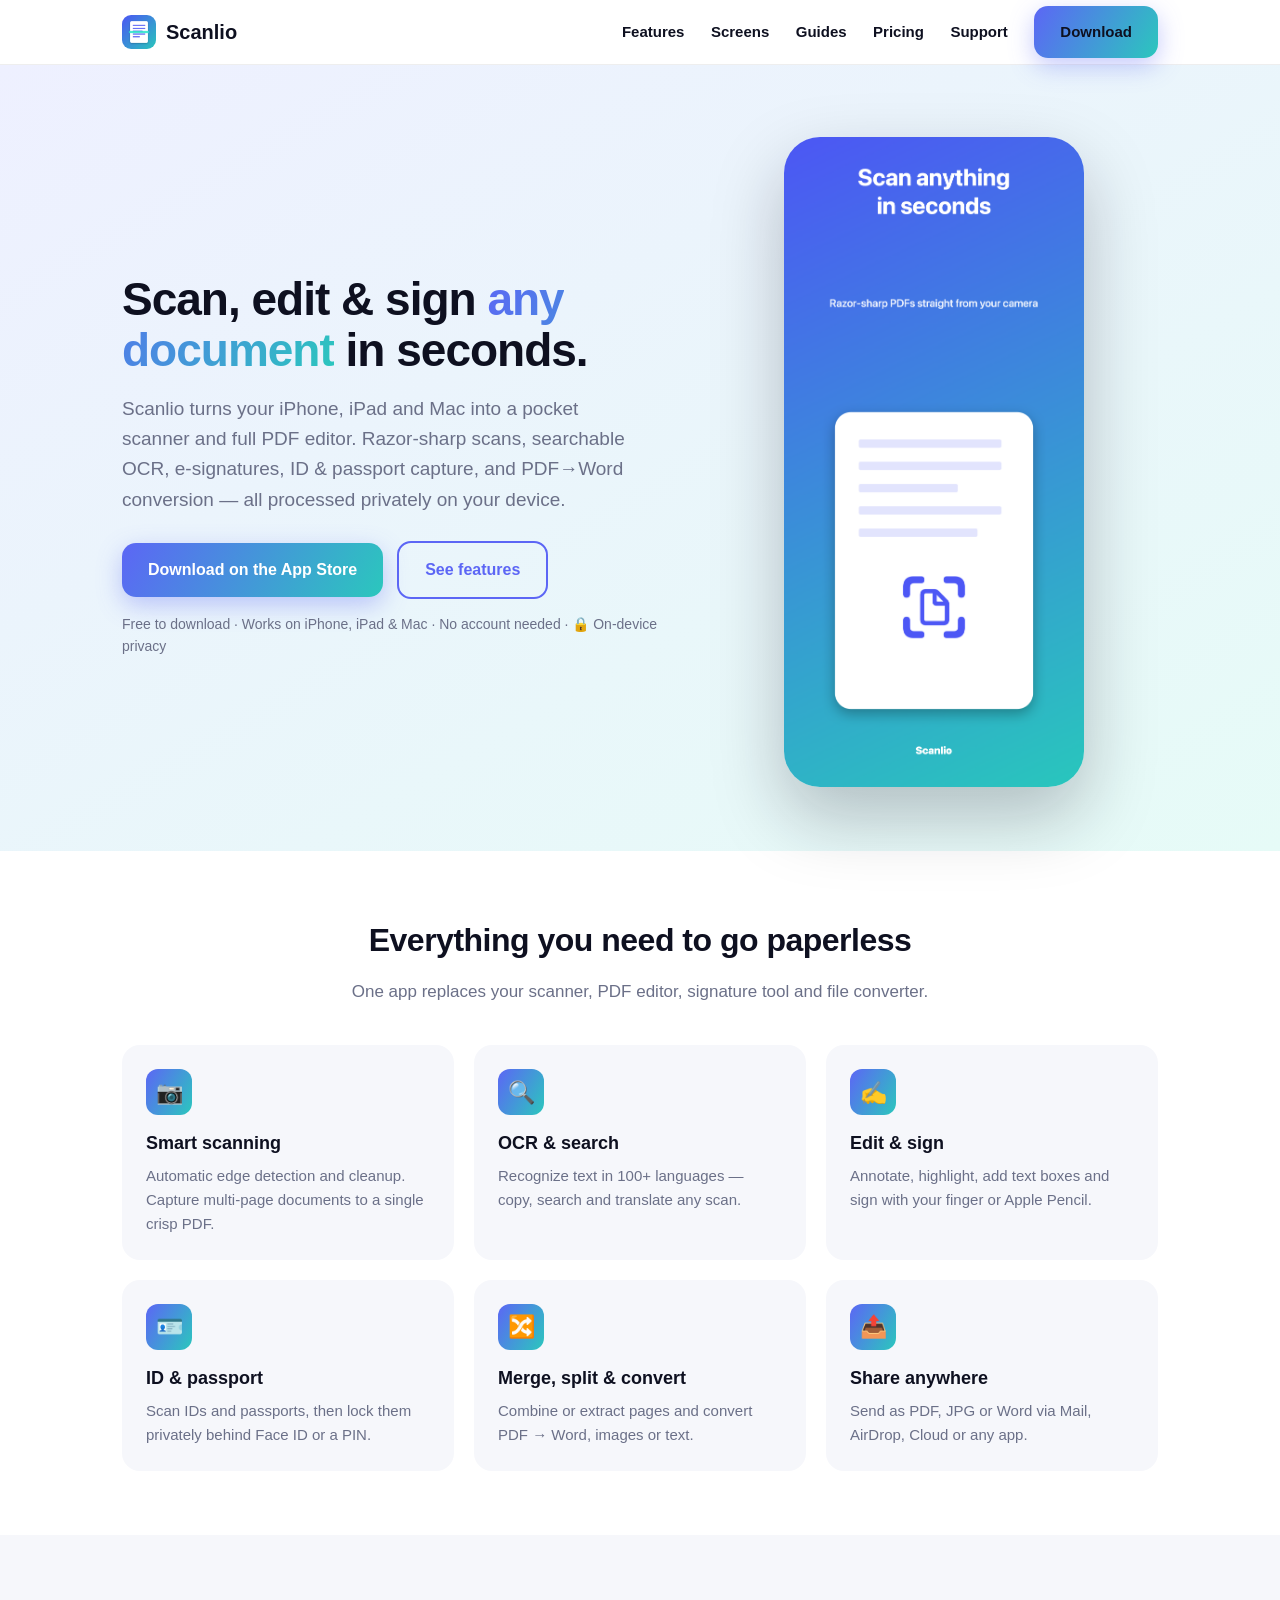
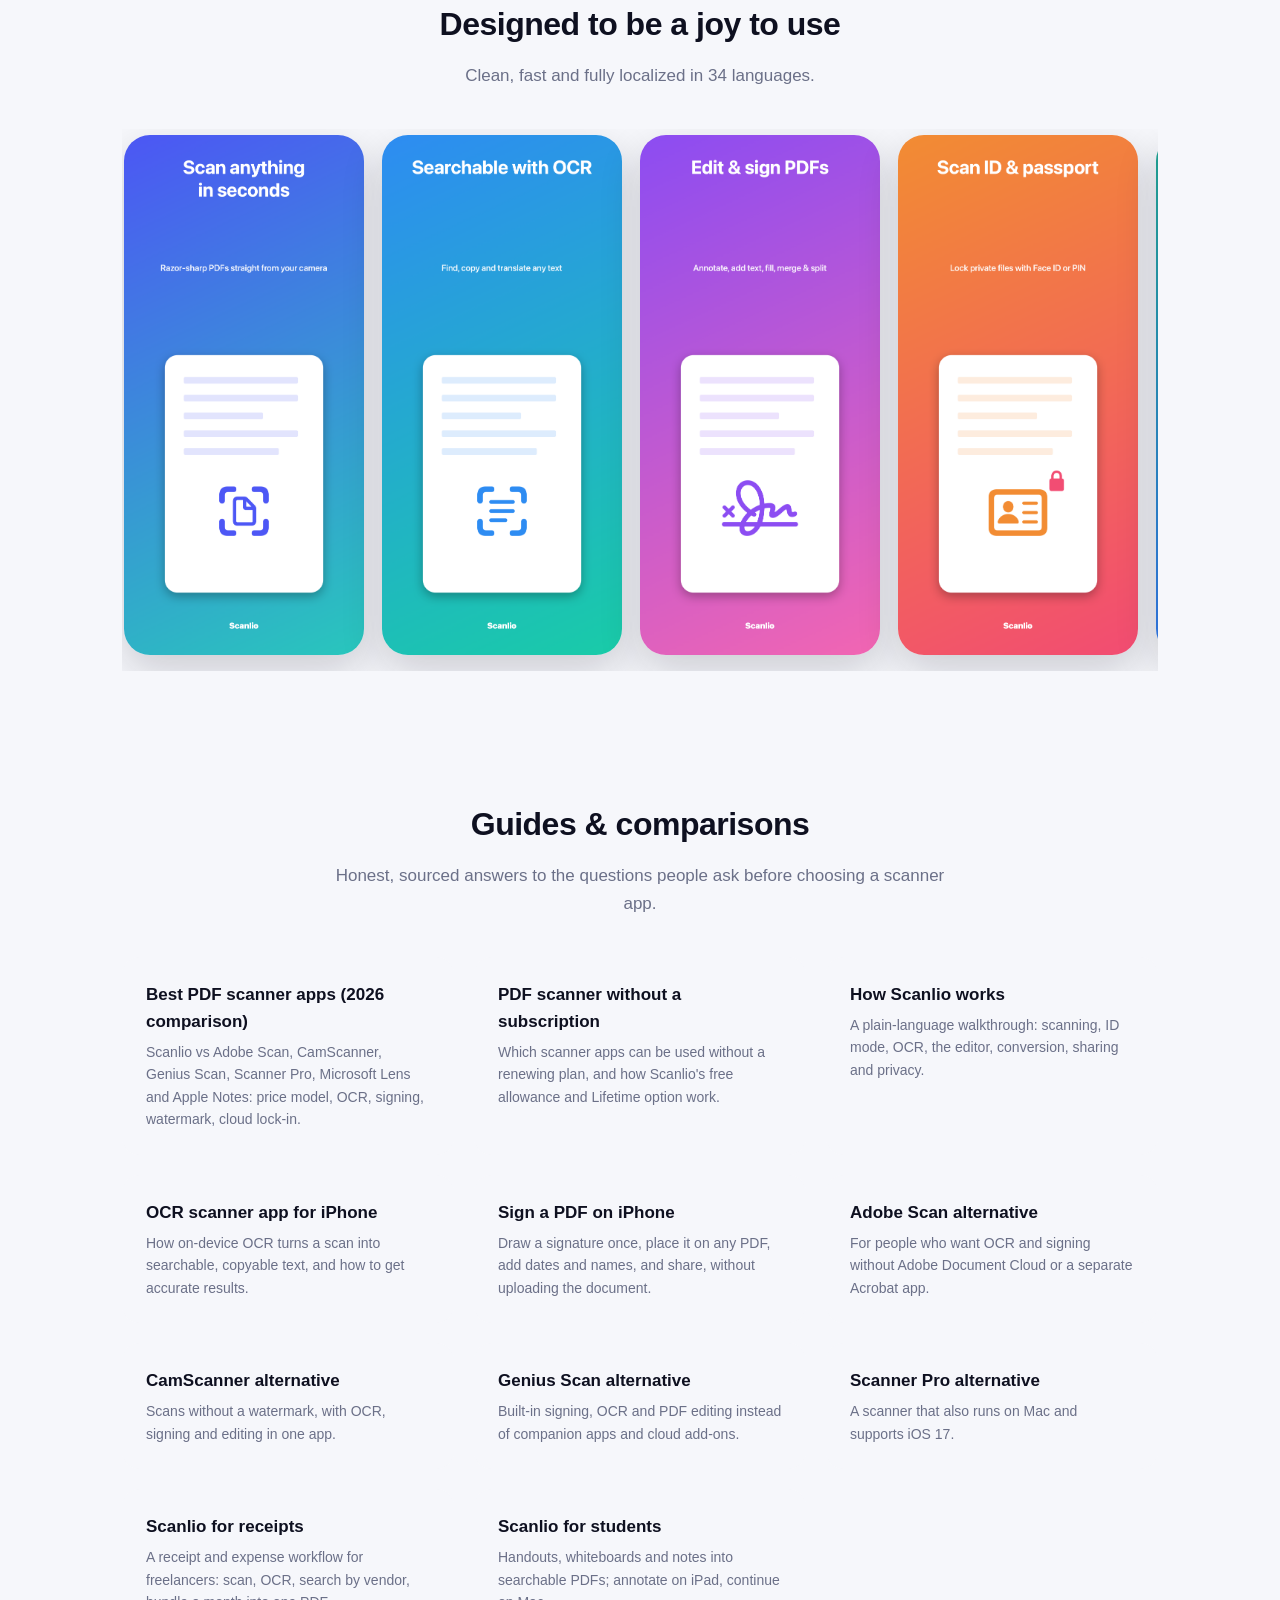
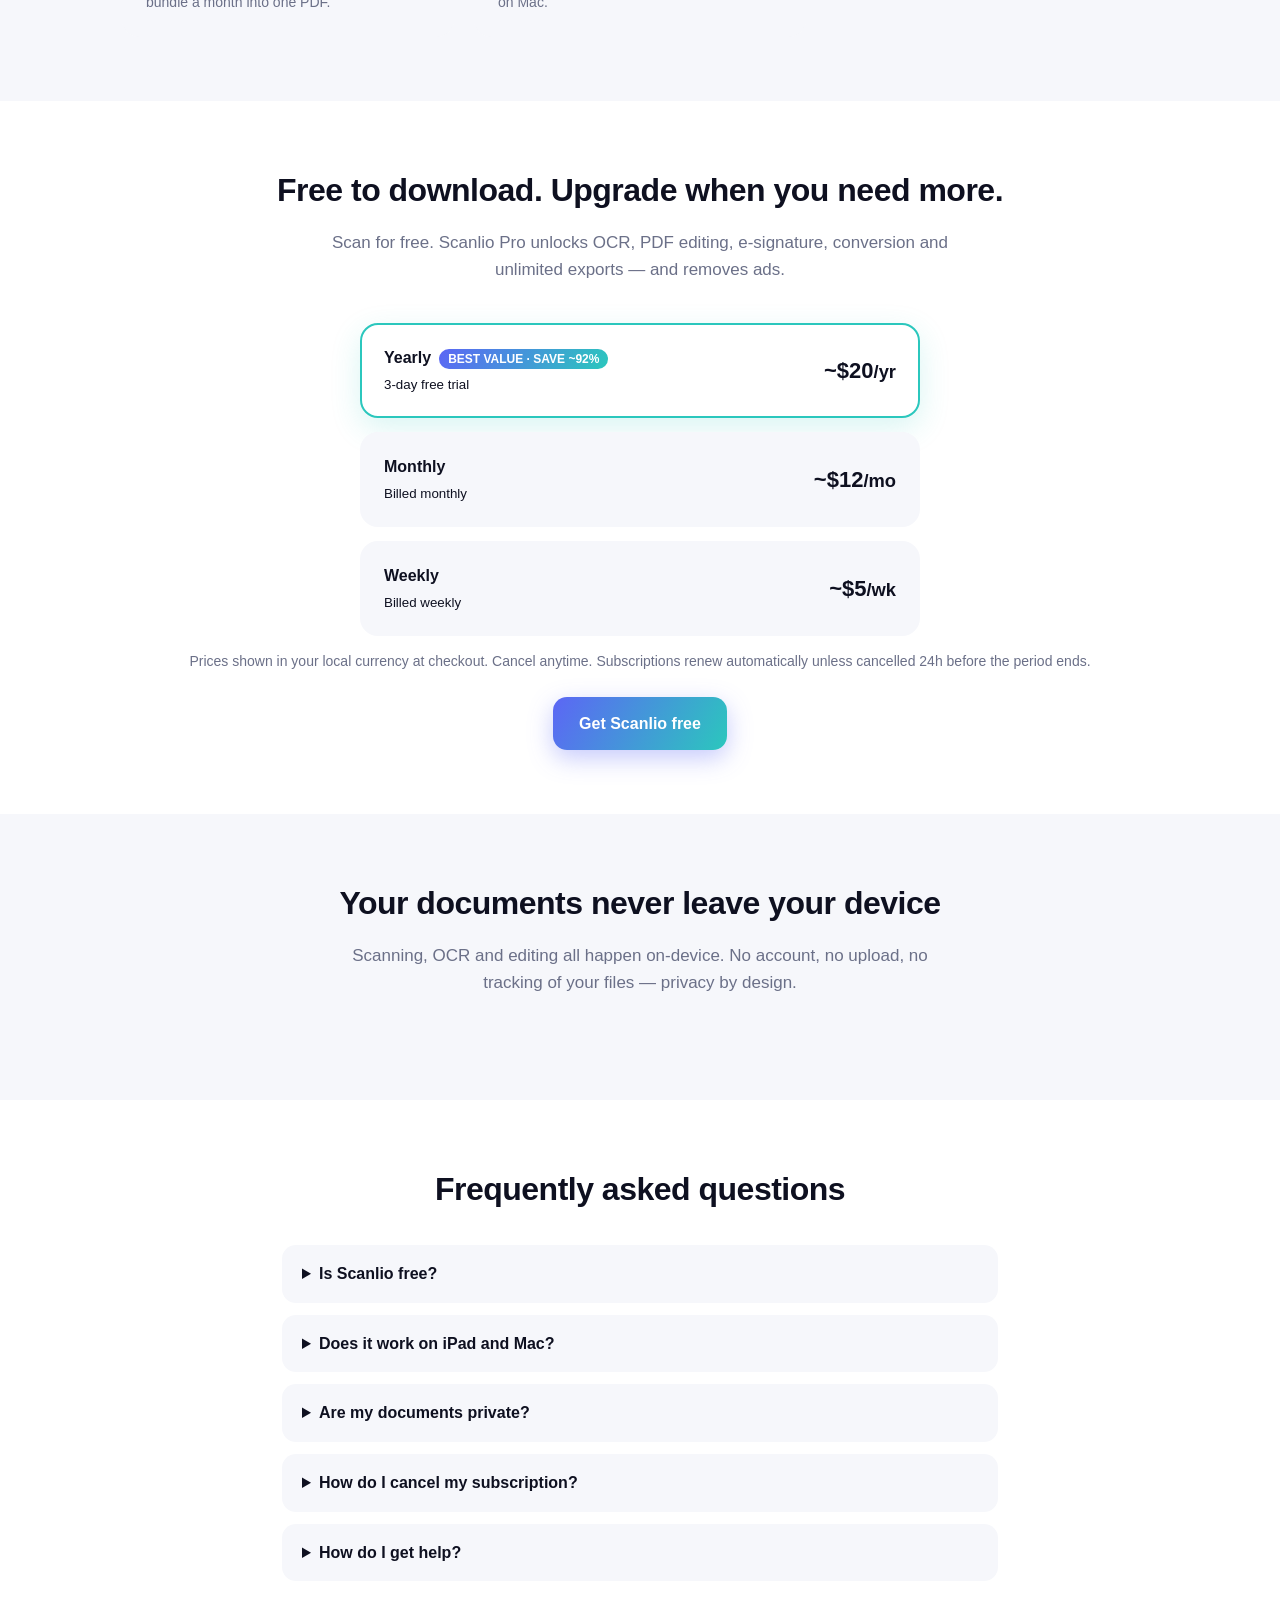
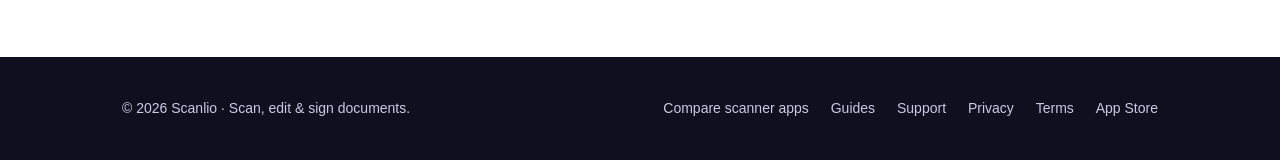
<file: index.html>
<!DOCTYPE html>
<html lang="en">
<head>
<meta charset="utf-8">
<meta name="viewport" content="width=device-width, initial-scale=1">
<title>Scanlio: Document Scanner &amp; PDF Editor for iPhone, iPad &amp; Mac</title>
<!-- social share (og/twitter) -->
<meta property="og:type" content="website">
<meta property="og:site_name" content="Hugo Moriceau">
<meta property="og:title" content="Scanlio: Document Scanner &amp; PDF Editor for iPhone, iPad &amp; Mac">
<meta property="og:description" content="Scanlio is the document scanner and PDF editor for iPhone, iPad and Mac: scan to PDF, OCR text, edit and sign PDFs, scan IDs and passports, convert PDF to Word.">
<meta property="og:url" content="https://lastoneparis.github.io/scanlio/">
<meta property="og:image" content="https://lastoneparis.github.io/scanlio/share.png">
<meta property="og:image:secure_url" content="https://lastoneparis.github.io/scanlio/share.png">
<meta property="og:image:type" content="image/png">
<meta property="og:image:width" content="1200">
<meta property="og:image:height" content="630">
<meta property="og:image:alt" content="Scanlio: Document Scanner &amp; PDF Editor for iPhone, iPad &amp; Mac">
<meta name="twitter:card" content="summary_large_image">
<meta name="twitter:title" content="Scanlio: Document Scanner &amp; PDF Editor for iPhone, iPad &amp; Mac">
<meta name="twitter:description" content="Scanlio is the document scanner and PDF editor for iPhone, iPad and Mac: scan to PDF, OCR text, edit and sign PDFs, scan IDs and passports, convert PDF to Word.">
<meta name="twitter:image" content="https://lastoneparis.github.io/scanlio/share.png">

<meta name="description" content="Scanlio is the document scanner and PDF editor for iPhone, iPad and Mac: scan to PDF, OCR text, edit and sign PDFs, scan IDs and passports, convert PDF to Word.">
<meta name="keywords" content="document scanner, PDF editor, PDF modifier, scan to PDF, OCR app, edit PDF iPhone, edit PDF Mac, PDF to Word, sign PDF, e-signature, passport scanner, ID scanner, scanner app iOS, scanner app Mac, document scanner app">
<meta name="author" content="Scanlio">
<meta name="theme-color" content="#2B59C3">
<link rel="canonical" href="https://lastoneparis.github.io/scanlio/">
<meta name="apple-mobile-web-app-title" content="Scanlio">
<meta name="robots" content="index, follow, max-image-preview:large">

<!-- Open Graph -->
<!-- Twitter -->
<link rel="icon" href="assets/icon.png">
<link rel="apple-touch-icon" href="assets/icon.png">
<link rel="stylesheet" href="style.css">

<!-- Structured data: app, site, FAQ -->
<script type="application/ld+json">
{
  "@context": "https://schema.org",
  "@graph": [
    {
      "@type": "SoftwareApplication",
      "name": "Scanlio",
      "alternateName": "Scanlio: Document Scanner & PDF Editor",
      "operatingSystem": "iOS, iPadOS, macOS",
      "applicationCategory": "BusinessApplication",
      "applicationSubCategory": "Document Scanner & PDF Editor",
      "url": "https://lastoneparis.github.io/scanlio/",
      "downloadUrl": "https://apps.apple.com/app/id6780255773",
      "installUrl": "https://apps.apple.com/app/id6780255773",
      "image": "https://lastoneparis.github.io/scanlio/assets/icon.png",
      "screenshot": [
        "https://lastoneparis.github.io/scanlio/assets/shot-01.png"
      ],
      "description": "Scanlio is the all-in-one document scanner and PDF editor for iPhone, iPad and Mac: scan to PDF with edge detection, recognize text with OCR, edit and sign PDFs, scan IDs and passports, and convert PDF to Word — all processed privately on-device.",
      "featureList": [
        "Document scanning with automatic edge detection",
        "OCR text recognition in 100+ languages",
        "Real PDF editor: add, edit and restyle text, fonts and logos",
        "E-signature and annotation",
        "ID and passport scanning with Face ID / PIN lock",
        "Merge, split and convert PDF to Word, JPG, PNG or text",
        "100% on-device privacy — no account, no upload"
      ],
      "offers": { "@type": "Offer", "price": "0", "priceCurrency": "USD", "category": "free" },
      "publisher": { "@type": "Organization", "name": "Scanlio", "url": "https://lastoneparis.github.io/scanlio/" }
    },
    {
      "@type": "WebSite",
      "name": "Scanlio",
      "url": "https://lastoneparis.github.io/scanlio/"
    },
    {
      "@type": "FAQPage",
      "mainEntity": [
        { "@type": "Question", "name": "Is Scanlio free?",
          "acceptedAnswer": { "@type": "Answer", "text": "Yes — download and scan for free. A Pro subscription unlocks OCR, PDF editing, e-signature, format conversion and unlimited exports, and removes ads." } },
        { "@type": "Question", "name": "Does Scanlio work on iPad and Mac?",
          "acceptedAnswer": { "@type": "Answer", "text": "Yes. Scanlio is a universal app for iPhone, iPad and Mac." } },
        { "@type": "Question", "name": "Can I edit PDF text in Scanlio?",
          "acceptedAnswer": { "@type": "Answer", "text": "Yes. Scanlio is a real PDF editor — tap existing text to rewrite it, change fonts, add or remove text and logos, sign, and annotate." } },
        { "@type": "Question", "name": "Are my documents private?",
          "acceptedAnswer": { "@type": "Answer", "text": "Absolutely. Scanning, text recognition (OCR) and editing are performed on your device. Your documents are never uploaded to our servers." } },
        { "@type": "Question", "name": "Can Scanlio convert PDF to Word?",
          "acceptedAnswer": { "@type": "Answer", "text": "Yes. Scanlio converts your scans and PDFs to Word, images or plain text, and exports to PDF, JPG and PNG." } }
      ]
    }
  ]
}
</script>
</head>
<body>

<nav><div class="wrap">
  <div class="brand"><img src="assets/icon.png" alt="Scanlio"> Scanlio</div>
  <div class="links">
    <a href="#features">Features</a>
    <a href="#screens">Screens</a>
    <a href="#guides">Guides</a>
    <a href="#pricing">Pricing</a>
    <a href="support.html">Support</a>
    <a class="btn" href="https://apps.apple.com/app/id6780255773">Download</a>
  </div>
</div></nav>

<header class="hero"><div class="wrap">
  <div>
    <h1>Scan, edit & sign <span>any document</span> in seconds.</h1>
    <p class="lead">Scanlio turns your iPhone, iPad and Mac into a pocket scanner and full PDF editor. Razor-sharp scans, searchable OCR, e-signatures, ID & passport capture, and PDF→Word conversion — all processed privately on your device.</p>
    <div class="cta">
      <a class="btn" href="https://apps.apple.com/app/id6780255773">Download on the App Store</a>
      <a class="btn alt" href="#features">See features</a>
    </div>
    <p class="badges">Free to download · Works on iPhone, iPad & Mac · No account needed · 🔒 On-device privacy</p>
  </div>
  <div class="phone"><img src="assets/shot-01.png" alt="Scanlio document scanner and PDF editor app on iPhone" width="300" loading="eager"></div>
</div></header>

<section id="features"><div class="wrap">
  <h2>Everything you need to go paperless</h2>
  <p class="sub">One app replaces your scanner, PDF editor, signature tool and file converter.</p>
  <div class="grid">
    <div class="feat"><div class="ico">📷</div><h3>Smart scanning</h3><p>Automatic edge detection and cleanup. Capture multi-page documents to a single crisp PDF.</p></div>
    <div class="feat"><div class="ico">🔍</div><h3>OCR &amp; search</h3><p>Recognize text in 100+ languages — copy, search and translate any scan.</p></div>
    <div class="feat"><div class="ico">✍️</div><h3>Edit &amp; sign</h3><p>Annotate, highlight, add text boxes and sign with your finger or Apple Pencil.</p></div>
    <div class="feat"><div class="ico">🪪</div><h3>ID &amp; passport</h3><p>Scan IDs and passports, then lock them privately behind Face ID or a PIN.</p></div>
    <div class="feat"><div class="ico">🔀</div><h3>Merge, split &amp; convert</h3><p>Combine or extract pages and convert PDF → Word, images or text.</p></div>
    <div class="feat"><div class="ico">📤</div><h3>Share anywhere</h3><p>Send as PDF, JPG or Word via Mail, AirDrop, Cloud or any app.</p></div>
  </div>
</div></section>

<section id="screens" style="background:#f6f7fb"><div class="wrap">
  <h2>Designed to be a joy to use</h2>
  <p class="sub">Clean, fast and fully localized in 34 languages.</p>
  <div class="shots">
    <img src="assets/shot-01.png" alt="Scan"><img src="assets/shot-02.png" alt="OCR">
    <img src="assets/shot-03.png" alt="Edit & sign"><img src="assets/shot-04.png" alt="ID scan">
    <img src="assets/shot-05.png" alt="Convert & share">
  </div>
</div></section>

<section id="guides" style="background:#f6f7fb"><div class="wrap">
  <h2>Guides &amp; comparisons</h2>
  <p class="sub">Honest, sourced answers to the questions people ask before choosing a scanner app.</p>
  <div class="grid">
    <div class="feat"><h3><a href="best-pdf-scanner-apps-2026.html">Best PDF scanner apps (2026 comparison)</a></h3><p>Scanlio vs Adobe Scan, CamScanner, Genius Scan, Scanner Pro, Microsoft Lens and Apple Notes: price model, OCR, signing, watermark, cloud lock-in.</p></div>
    <div class="feat"><h3><a href="pdf-scanner-without-subscription.html">PDF scanner without a subscription</a></h3><p>Which scanner apps can be used without a renewing plan, and how Scanlio's free allowance and Lifetime option work.</p></div>
    <div class="feat"><h3><a href="how-scanlio-works.html">How Scanlio works</a></h3><p>A plain-language walkthrough: scanning, ID mode, OCR, the editor, conversion, sharing and privacy.</p></div>
    <div class="feat"><h3><a href="ocr-scanner-app-iphone.html">OCR scanner app for iPhone</a></h3><p>How on-device OCR turns a scan into searchable, copyable text, and how to get accurate results.</p></div>
    <div class="feat"><h3><a href="sign-pdf-on-iphone.html">Sign a PDF on iPhone</a></h3><p>Draw a signature once, place it on any PDF, add dates and names, and share, without uploading the document.</p></div>
    <div class="feat"><h3><a href="adobe-scan-alternative.html">Adobe Scan alternative</a></h3><p>For people who want OCR and signing without Adobe Document Cloud or a separate Acrobat app.</p></div>
    <div class="feat"><h3><a href="camscanner-alternative.html">CamScanner alternative</a></h3><p>Scans without a watermark, with OCR, signing and editing in one app.</p></div>
    <div class="feat"><h3><a href="genius-scan-alternative.html">Genius Scan alternative</a></h3><p>Built-in signing, OCR and PDF editing instead of companion apps and cloud add-ons.</p></div>
    <div class="feat"><h3><a href="scanner-pro-alternative.html">Scanner Pro alternative</a></h3><p>A scanner that also runs on Mac and supports iOS 17.</p></div>
    <div class="feat"><h3><a href="scanlio-for-receipts.html">Scanlio for receipts</a></h3><p>A receipt and expense workflow for freelancers: scan, OCR, search by vendor, bundle a month into one PDF.</p></div>
    <div class="feat"><h3><a href="scanlio-for-students.html">Scanlio for students</a></h3><p>Handouts, whiteboards and notes into searchable PDFs; annotate on iPad, continue on Mac.</p></div>
  </div>
</div></section>

<section id="pricing"><div class="wrap">
  <h2>Free to download. Upgrade when you need more.</h2>
  <p class="sub">Scan for free. Scanlio Pro unlocks OCR, PDF editing, e-signature, conversion and unlimited exports — and removes ads.</p>
  <div class="price-wrap">
    <div class="plan best"><div><strong>Yearly</strong><span class="save">BEST VALUE · SAVE ~92%</span><br><small>3-day free trial</small></div><div class="p">~$20<small>/yr</small></div></div>
    <div class="plan"><div><strong>Monthly</strong><br><small>Billed monthly</small></div><div class="p">~$12<small>/mo</small></div></div>
    <div class="plan"><div><strong>Weekly</strong><br><small>Billed weekly</small></div><div class="p">~$5<small>/wk</small></div></div>
  </div>
  <p class="note">Prices shown in your local currency at checkout. Cancel anytime. Subscriptions renew automatically unless cancelled 24h before the period ends.</p>
  <p style="text-align:center;margin-top:24px"><a class="btn" href="https://apps.apple.com/app/id6780255773">Get Scanlio free</a></p>
</div></section>

<section style="background:#f6f7fb"><div class="wrap">
  <h2>Your documents never leave your device</h2>
  <p class="sub">Scanning, OCR and editing all happen on-device. No account, no upload, no tracking of your files — privacy by design.</p>
</div></section>

<section><div class="wrap faq">
  <h2 style="margin-bottom:30px">Frequently asked questions</h2>
  <details><summary>Is Scanlio free?</summary><p>Yes — download and scan for free. A Pro subscription unlocks OCR, PDF editing, e-signature, format conversion and unlimited exports, and removes ads.</p></details>
  <details><summary>Does it work on iPad and Mac?</summary><p>Yes. Scanlio is a universal app for iPhone, iPad and Mac.</p></details>
  <details><summary>Are my documents private?</summary><p>Absolutely. Scanning, text recognition and editing are performed on your device. Your documents are never uploaded to our servers.</p></details>
  <details><summary>How do I cancel my subscription?</summary><p>Open the App Store → your account → Subscriptions → Scanlio → Cancel. You keep Pro until the end of the period.</p></details>
  <details><summary>How do I get help?</summary><p>Visit our <a href="support.html">Support page</a> or email <a href="mailto:support@scanlio.app">support@scanlio.app</a>.</p></details>
</div></section>

<footer><div class="wrap">
  <div>© 2026 Scanlio · Scan, edit & sign documents.</div>
  <div class="links">
    <a href="best-pdf-scanner-apps-2026.html">Compare scanner apps</a>
    <a href="#guides">Guides</a>
    <a href="support.html">Support</a>
    <a href="privacy.html">Privacy</a>
    <a href="terms.html">Terms</a>
    <a href="https://apps.apple.com/app/id6780255773">App Store</a>
  </div>
</div></footer>

</body>
</html>
</file>
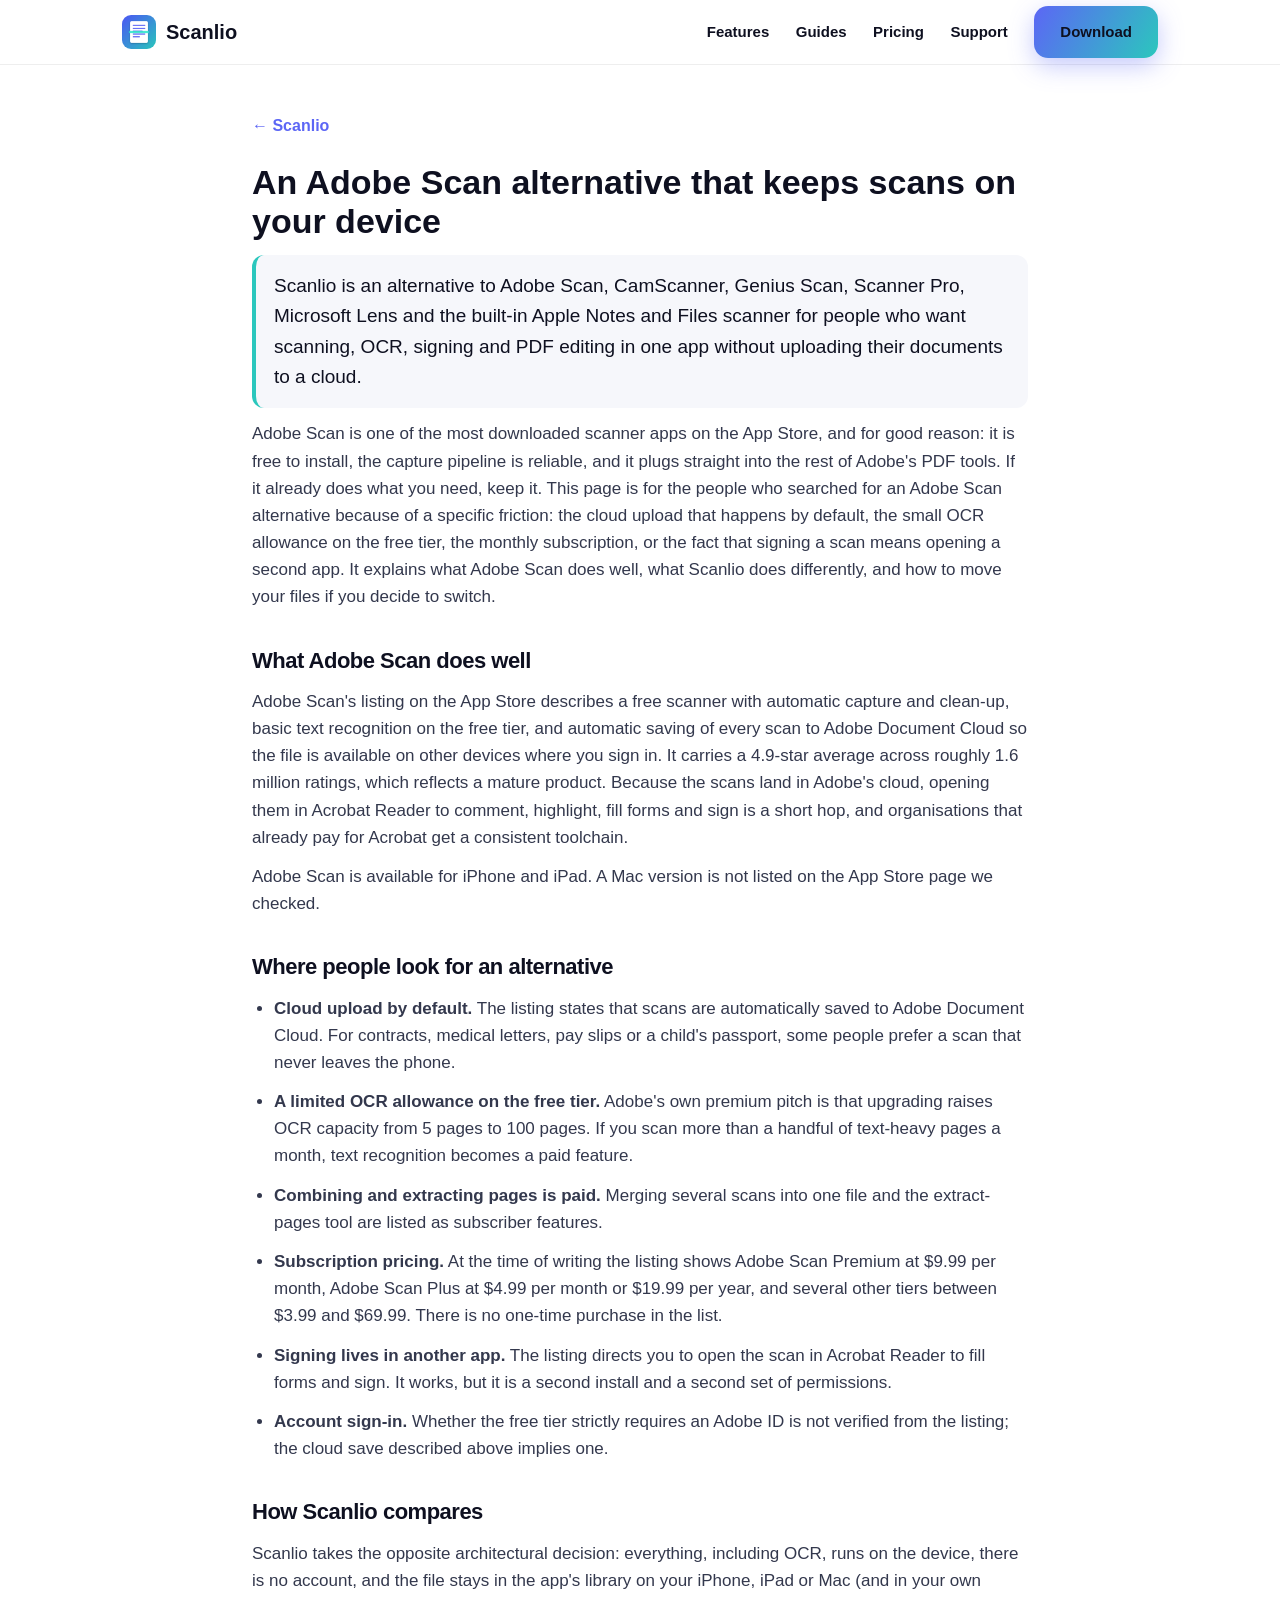
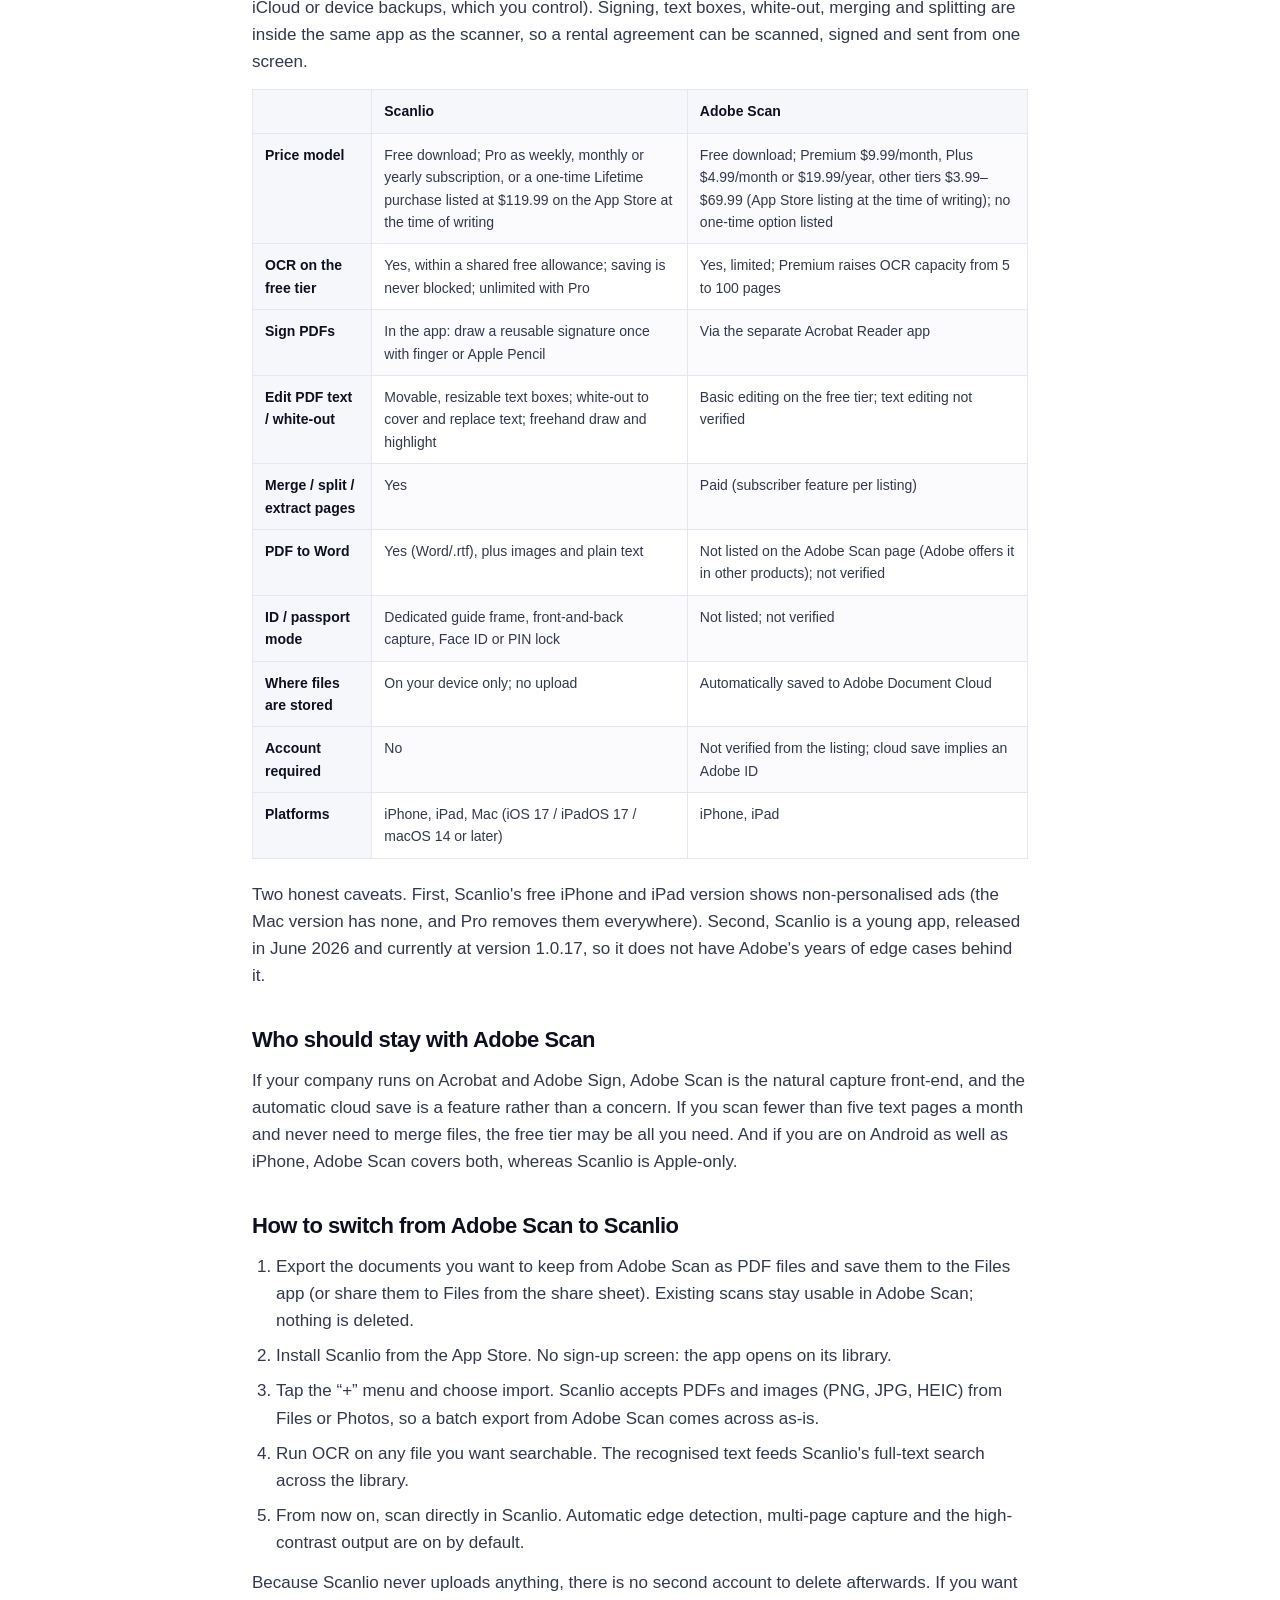
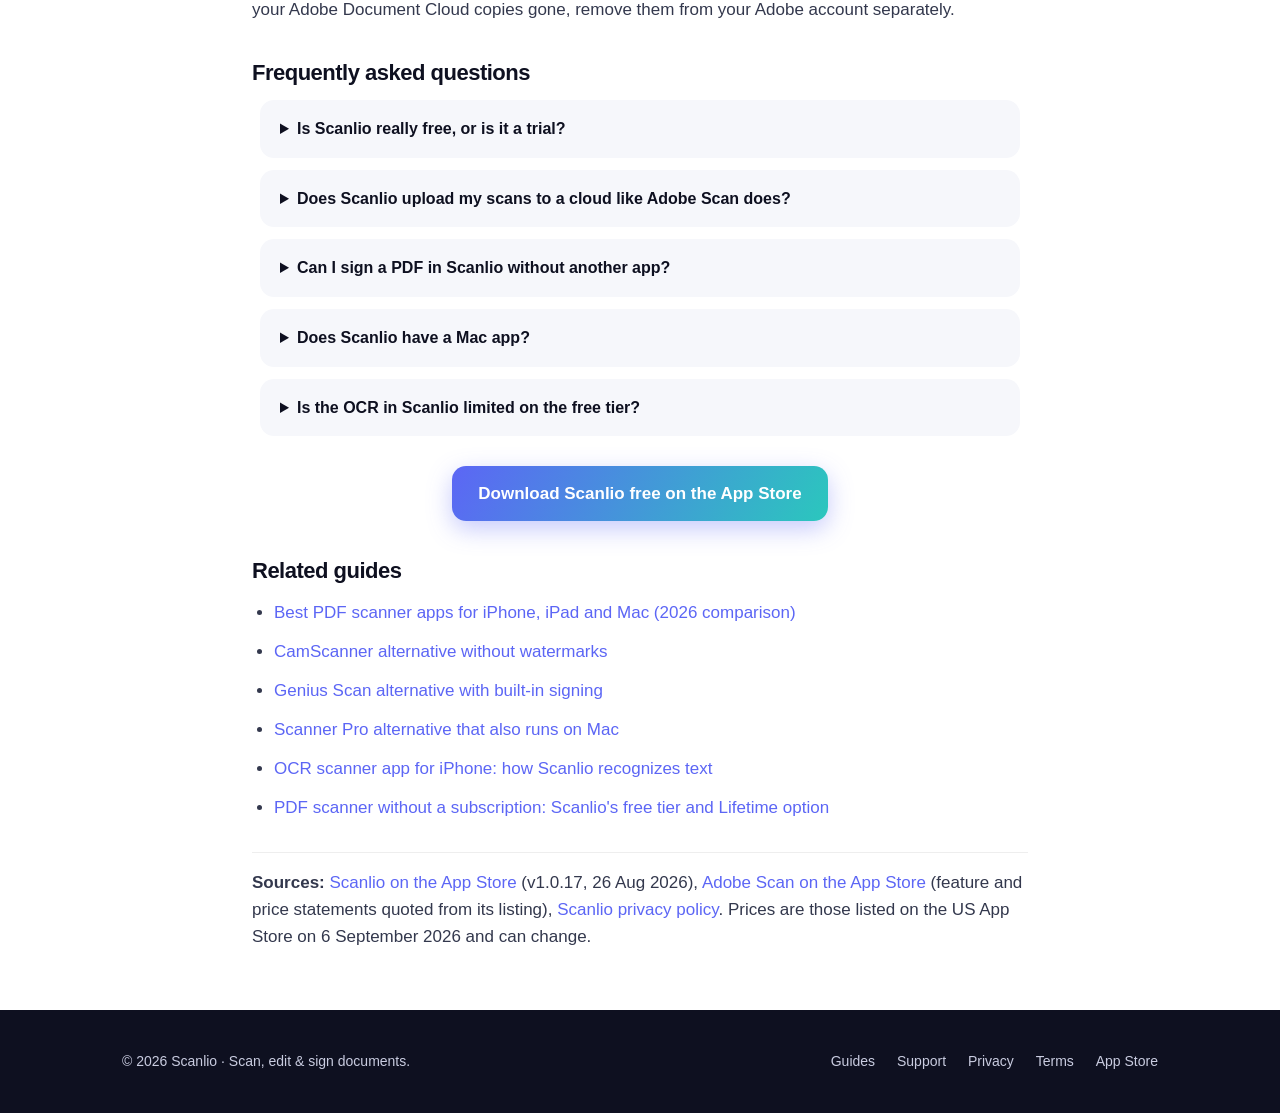
<file: adobe-scan-alternative.html>
<!DOCTYPE html>
<html lang="en">
<head>
<meta charset="utf-8">
<meta name="viewport" content="width=device-width, initial-scale=1">
<title>Adobe Scan Alternative for iPhone, iPad &amp; Mac: Scanlio</title>
<meta name="description" content="Looking for an Adobe Scan alternative? Scanlio scans, OCRs, signs and edits PDFs on-device with no account, no cloud upload and a one-time purchase option.">
<link rel="canonical" href="https://lastoneparis.github.io/scanlio/adobe-scan-alternative.html">
<meta property="og:type" content="article">
<meta property="og:site_name" content="Scanlio">
<meta property="og:title" content="Adobe Scan Alternative for iPhone, iPad &amp; Mac: Scanlio">
<meta property="og:description" content="Looking for an Adobe Scan alternative? Scanlio scans, OCRs, signs and edits PDFs on-device with no account, no cloud upload and a one-time purchase option.">
<meta property="og:url" content="https://lastoneparis.github.io/scanlio/adobe-scan-alternative.html">
<meta property="og:image" content="https://lastoneparis.github.io/scanlio/share.png">
<meta property="og:image:width" content="1200">
<meta property="og:image:height" content="630">
<meta name="twitter:card" content="summary_large_image">
<meta name="twitter:title" content="Adobe Scan Alternative for iPhone, iPad &amp; Mac: Scanlio">
<meta name="twitter:description" content="Looking for an Adobe Scan alternative? Scanlio scans, OCRs, signs and edits PDFs on-device with no account, no cloud upload and a one-time purchase option.">
<meta name="twitter:image" content="https://lastoneparis.github.io/scanlio/share.png">
<meta name="robots" content="index, follow, max-image-preview:large">
<link rel="icon" href="assets/icon.png">
<link rel="apple-touch-icon" href="assets/icon.png">
<link rel="stylesheet" href="style.css">
<script type="application/ld+json">
{
  "@context": "https://schema.org",
  "@graph": [
    {
      "@type": "SoftwareApplication",
      "name": "Scanlio",
      "alternateName": "Scanlio: PDF Scanner & OCR",
      "operatingSystem": "iOS 17, iPadOS 17, macOS 14",
      "applicationCategory": "BusinessApplication",
      "softwareVersion": "1.0.17",
      "url": "https://lastoneparis.github.io/scanlio/",
      "downloadUrl": "https://apps.apple.com/app/id6780255773",
      "installUrl": "https://apps.apple.com/app/id6780255773",
      "image": "https://lastoneparis.github.io/scanlio/assets/icon.png",
      "description": "Document scanner and PDF editor for iPhone, iPad and Mac: scan to PDF, OCR, sign, annotate, merge, split and convert PDF to Word, images or text, all on-device.",
      "offers": [
        { "@type": "Offer", "name": "Free download", "price": "0", "priceCurrency": "USD", "url": "https://apps.apple.com/app/id6780255773" },
        { "@type": "Offer", "name": "Scanlio Pro Yearly", "price": "22.99", "priceCurrency": "USD", "url": "https://apps.apple.com/app/id6780255773" },
        { "@type": "Offer", "name": "Scanlio Pro Lifetime", "price": "119.99", "priceCurrency": "USD", "url": "https://apps.apple.com/app/id6780255773" }
      ],
      "author": { "@type": "Person", "name": "Hugo Moriceau" }
    },
    {
      "@type": "FAQPage",
      "mainEntity": [
        {"@type": "Question", "name": "Is Scanlio really free, or is it a trial?", "acceptedAnswer": {"@type": "Answer", "text": "Scanlio is free to download and every tool works within a shared free allowance; saving is never blocked. Scanlio Pro removes the allowance and the ads. It is sold as a weekly, monthly or yearly subscription, and the App Store listing also shows a one-time Lifetime purchase at $119.99 at the time of writing."}},
        {"@type": "Question", "name": "Does Scanlio upload my scans to a cloud like Adobe Scan does?", "acceptedAnswer": {"@type": "Answer", "text": "No. Scanning, OCR, editing and conversion all run on the device, and the files stay in the app's library on your iPhone, iPad or Mac. There is no Scanlio account and no server-side copy."}},
        {"@type": "Question", "name": "Can I sign a PDF in Scanlio without another app?", "acceptedAnswer": {"@type": "Answer", "text": "Yes. You draw a signature once with your finger or Apple Pencil, then place it on any page. Adobe Scan directs you to the separate Acrobat Reader app for signing."}},
        {"@type": "Question", "name": "Does Scanlio have a Mac app?", "acceptedAnswer": {"@type": "Answer", "text": "Yes. Scanlio is a universal app for iPhone, iPad and Mac and requires iOS 17, iPadOS 17 or macOS 14 or later. Adobe Scan's App Store page lists iPhone and iPad only."}},
        {"@type": "Question", "name": "Is the OCR in Scanlio limited on the free tier?", "acceptedAnswer": {"@type": "Answer", "text": "OCR shares the same free allowance as the other tools. Scanlio Pro makes OCR unlimited. Adobe Scan's free tier is limited to a small number of OCR pages, with Premium raising it to 100 pages according to its listing."}}
      ]
    },
    {
      "@type": "BreadcrumbList",
      "itemListElement": [
        { "@type": "ListItem", "position": 1, "name": "Scanlio", "item": "https://lastoneparis.github.io/scanlio/" },
        { "@type": "ListItem", "position": 2, "name": "Adobe Scan Alternative for iPhone, iPad &amp; Mac: Scanlio", "item": "https://lastoneparis.github.io/scanlio/adobe-scan-alternative.html" }
      ]
    }
  ]
}
</script>
</head>
<body>

<nav><div class="wrap">
  <div class="brand"><a href="index.html" style="color:inherit;display:flex;align-items:center;gap:10px"><img src="assets/icon.png" alt="Scanlio"> Scanlio</a></div>
  <div class="links">
    <a href="index.html#features">Features</a>
    <a href="index.html#guides">Guides</a>
    <a href="index.html#pricing">Pricing</a>
    <a href="support.html">Support</a>
    <a class="btn" href="https://apps.apple.com/app/id6780255773">Download</a>
  </div>
</div></nav>

<main class="page article">
  <a class="back" href="index.html">← Scanlio</a>
  <h1>An Adobe Scan alternative that keeps scans on your device</h1>
  <p class="canon">Scanlio is an alternative to Adobe Scan, CamScanner, Genius Scan, Scanner Pro, Microsoft Lens and the built-in Apple Notes and Files scanner for people who want scanning, OCR, signing and PDF editing in one app without uploading their documents to a cloud.</p>


  <p>Adobe Scan is one of the most downloaded scanner apps on the App Store, and for good reason: it is free to install, the capture pipeline is reliable, and it plugs straight into the rest of Adobe's PDF tools. If it already does what you need, keep it. This page is for the people who searched for an Adobe Scan alternative because of a specific friction: the cloud upload that happens by default, the small OCR allowance on the free tier, the monthly subscription, or the fact that signing a scan means opening a second app. It explains what Adobe Scan does well, what Scanlio does differently, and how to move your files if you decide to switch.</p>

  <h2>What Adobe Scan does well</h2>
  <p>Adobe Scan's listing on the App Store describes a free scanner with automatic capture and clean-up, basic text recognition on the free tier, and automatic saving of every scan to Adobe Document Cloud so the file is available on other devices where you sign in. It carries a 4.9-star average across roughly 1.6 million ratings, which reflects a mature product. Because the scans land in Adobe's cloud, opening them in Acrobat Reader to comment, highlight, fill forms and sign is a short hop, and organisations that already pay for Acrobat get a consistent toolchain.</p>
  <p>Adobe Scan is available for iPhone and iPad. A Mac version is not listed on the App Store page we checked.</p>

  <h2>Where people look for an alternative</h2>
  <ul>
    <li><strong>Cloud upload by default.</strong> The listing states that scans are automatically saved to Adobe Document Cloud. For contracts, medical letters, pay slips or a child's passport, some people prefer a scan that never leaves the phone.</li>
    <li><strong>A limited OCR allowance on the free tier.</strong> Adobe's own premium pitch is that upgrading raises OCR capacity from 5 pages to 100 pages. If you scan more than a handful of text-heavy pages a month, text recognition becomes a paid feature.</li>
    <li><strong>Combining and extracting pages is paid.</strong> Merging several scans into one file and the extract-pages tool are listed as subscriber features.</li>
    <li><strong>Subscription pricing.</strong> At the time of writing the listing shows Adobe Scan Premium at $9.99 per month, Adobe Scan Plus at $4.99 per month or $19.99 per year, and several other tiers between $3.99 and $69.99. There is no one-time purchase in the list.</li>
    <li><strong>Signing lives in another app.</strong> The listing directs you to open the scan in Acrobat Reader to fill forms and sign. It works, but it is a second install and a second set of permissions.</li>
    <li><strong>Account sign-in.</strong> Whether the free tier strictly requires an Adobe ID is not verified from the listing; the cloud save described above implies one.</li>
  </ul>

  <h2>How Scanlio compares</h2>
  <p>Scanlio takes the opposite architectural decision: everything, including OCR, runs on the device, there is no account, and the file stays in the app's library on your iPhone, iPad or Mac (and in your own iCloud or device backups, which you control). Signing, text boxes, white-out, merging and splitting are inside the same app as the scanner, so a rental agreement can be scanned, signed and sent from one screen.</p>
  <div class="tablewrap"><table>
    <thead><tr><th></th><th>Scanlio</th><th>Adobe Scan</th></tr></thead>
    <tbody>
    <tr><th>Price model</th><td>Free download; Pro as weekly, monthly or yearly subscription, or a one-time Lifetime purchase listed at $119.99 on the App Store at the time of writing</td><td>Free download; Premium $9.99/month, Plus $4.99/month or $19.99/year, other tiers $3.99–$69.99 (App Store listing at the time of writing); no one-time option listed</td></tr>
    <tr><th>OCR on the free tier</th><td>Yes, within a shared free allowance; saving is never blocked; unlimited with Pro</td><td>Yes, limited; Premium raises OCR capacity from 5 to 100 pages</td></tr>
    <tr><th>Sign PDFs</th><td>In the app: draw a reusable signature once with finger or Apple Pencil</td><td>Via the separate Acrobat Reader app</td></tr>
    <tr><th>Edit PDF text / white-out</th><td>Movable, resizable text boxes; white-out to cover and replace text; freehand draw and highlight</td><td>Basic editing on the free tier; text editing not verified</td></tr>
    <tr><th>Merge / split / extract pages</th><td>Yes</td><td>Paid (subscriber feature per listing)</td></tr>
    <tr><th>PDF to Word</th><td>Yes (Word/.rtf), plus images and plain text</td><td>Not listed on the Adobe Scan page (Adobe offers it in other products); not verified</td></tr>
    <tr><th>ID / passport mode</th><td>Dedicated guide frame, front-and-back capture, Face ID or PIN lock</td><td>Not listed; not verified</td></tr>
    <tr><th>Where files are stored</th><td>On your device only; no upload</td><td>Automatically saved to Adobe Document Cloud</td></tr>
    <tr><th>Account required</th><td>No</td><td>Not verified from the listing; cloud save implies an Adobe ID</td></tr>
    <tr><th>Platforms</th><td>iPhone, iPad, Mac (iOS 17 / iPadOS 17 / macOS 14 or later)</td><td>iPhone, iPad</td></tr>
    </tbody>
  </table></div>

  <p>Two honest caveats. First, Scanlio's free iPhone and iPad version shows non-personalised ads (the Mac version has none, and Pro removes them everywhere). Second, Scanlio is a young app, released in June 2026 and currently at version 1.0.17, so it does not have Adobe's years of edge cases behind it.</p>

  <h2>Who should stay with Adobe Scan</h2>
  <p>If your company runs on Acrobat and Adobe Sign, Adobe Scan is the natural capture front-end, and the automatic cloud save is a feature rather than a concern. If you scan fewer than five text pages a month and never need to merge files, the free tier may be all you need. And if you are on Android as well as iPhone, Adobe Scan covers both, whereas Scanlio is Apple-only.</p>

  <h2>How to switch from Adobe Scan to Scanlio</h2>
  <ol>
    <li>Export the documents you want to keep from Adobe Scan as PDF files and save them to the Files app (or share them to Files from the share sheet). Existing scans stay usable in Adobe Scan; nothing is deleted.</li>
    <li>Install Scanlio from the App Store. No sign-up screen: the app opens on its library.</li>
    <li>Tap the “+” menu and choose import. Scanlio accepts PDFs and images (PNG, JPG, HEIC) from Files or Photos, so a batch export from Adobe Scan comes across as-is.</li>
    <li>Run OCR on any file you want searchable. The recognised text feeds Scanlio's full-text search across the library.</li>
    <li>From now on, scan directly in Scanlio. Automatic edge detection, multi-page capture and the high-contrast output are on by default.</li>
  </ol>
  <p>Because Scanlio never uploads anything, there is no second account to delete afterwards. If you want your Adobe Document Cloud copies gone, remove them from your Adobe account separately.</p>

  <h2>Frequently asked questions</h2>
  <div class="faq">
    <details><summary>Is Scanlio really free, or is it a trial?</summary><p>Scanlio is free to download and every tool works within a shared free allowance; saving is never blocked. Scanlio Pro removes the allowance and the ads. It is sold as a weekly, monthly or yearly subscription, and the App Store listing also shows a one-time Lifetime purchase at $119.99 at the time of writing.</p></details>
    <details><summary>Does Scanlio upload my scans to a cloud like Adobe Scan does?</summary><p>No. Scanning, OCR, editing and conversion all run on the device, and the files stay in the app&#x27;s library on your iPhone, iPad or Mac. There is no Scanlio account and no server-side copy.</p></details>
    <details><summary>Can I sign a PDF in Scanlio without another app?</summary><p>Yes. You draw a signature once with your finger or Apple Pencil, then place it on any page. Adobe Scan directs you to the separate Acrobat Reader app for signing.</p></details>
    <details><summary>Does Scanlio have a Mac app?</summary><p>Yes. Scanlio is a universal app for iPhone, iPad and Mac and requires iOS 17, iPadOS 17 or macOS 14 or later. Adobe Scan&#x27;s App Store page lists iPhone and iPad only.</p></details>
    <details><summary>Is the OCR in Scanlio limited on the free tier?</summary><p>OCR shares the same free allowance as the other tools. Scanlio Pro makes OCR unlimited. Adobe Scan&#x27;s free tier is limited to a small number of OCR pages, with Premium raising it to 100 pages according to its listing.</p></details>
  </div>

  <p class="cta-row"><a class="btn" href="https://apps.apple.com/app/id6780255773">Download Scanlio free on the App Store</a></p>

  <h2>Related guides</h2>
  <ul class="related">
    <li><a href="best-pdf-scanner-apps-2026.html">Best PDF scanner apps for iPhone, iPad and Mac (2026 comparison)</a></li>
    <li><a href="camscanner-alternative.html">CamScanner alternative without watermarks</a></li>
    <li><a href="genius-scan-alternative.html">Genius Scan alternative with built-in signing</a></li>
    <li><a href="scanner-pro-alternative.html">Scanner Pro alternative that also runs on Mac</a></li>
    <li><a href="ocr-scanner-app-iphone.html">OCR scanner app for iPhone: how Scanlio recognizes text</a></li>
    <li><a href="pdf-scanner-without-subscription.html">PDF scanner without a subscription: Scanlio's free tier and Lifetime option</a></li>
  </ul>
  <p class="src"><strong>Sources:</strong> <a href="https://apps.apple.com/us/app/scanlio-pdf-scanner-ocr/id6780255773">Scanlio on the App Store</a> (v1.0.17, 26 Aug 2026), <a href="https://apps.apple.com/us/app/adobe-scan-pdf-ocr-scanner/id1199564834">Adobe Scan on the App Store</a> (feature and price statements quoted from its listing), <a href="https://lastoneparis.github.io/scanlio/privacy.html">Scanlio privacy policy</a>. Prices are those listed on the US App Store on 6 September 2026 and can change.</p>
</main>

<footer><div class="wrap">
  <div>© 2026 Scanlio · Scan, edit & sign documents.</div>
  <div class="links">
    <a href="index.html#guides">Guides</a>
    <a href="support.html">Support</a>
    <a href="privacy.html">Privacy</a>
    <a href="terms.html">Terms</a>
    <a href="https://apps.apple.com/app/id6780255773">App Store</a>
  </div>
</div></footer>

</body>
</html>
</file>
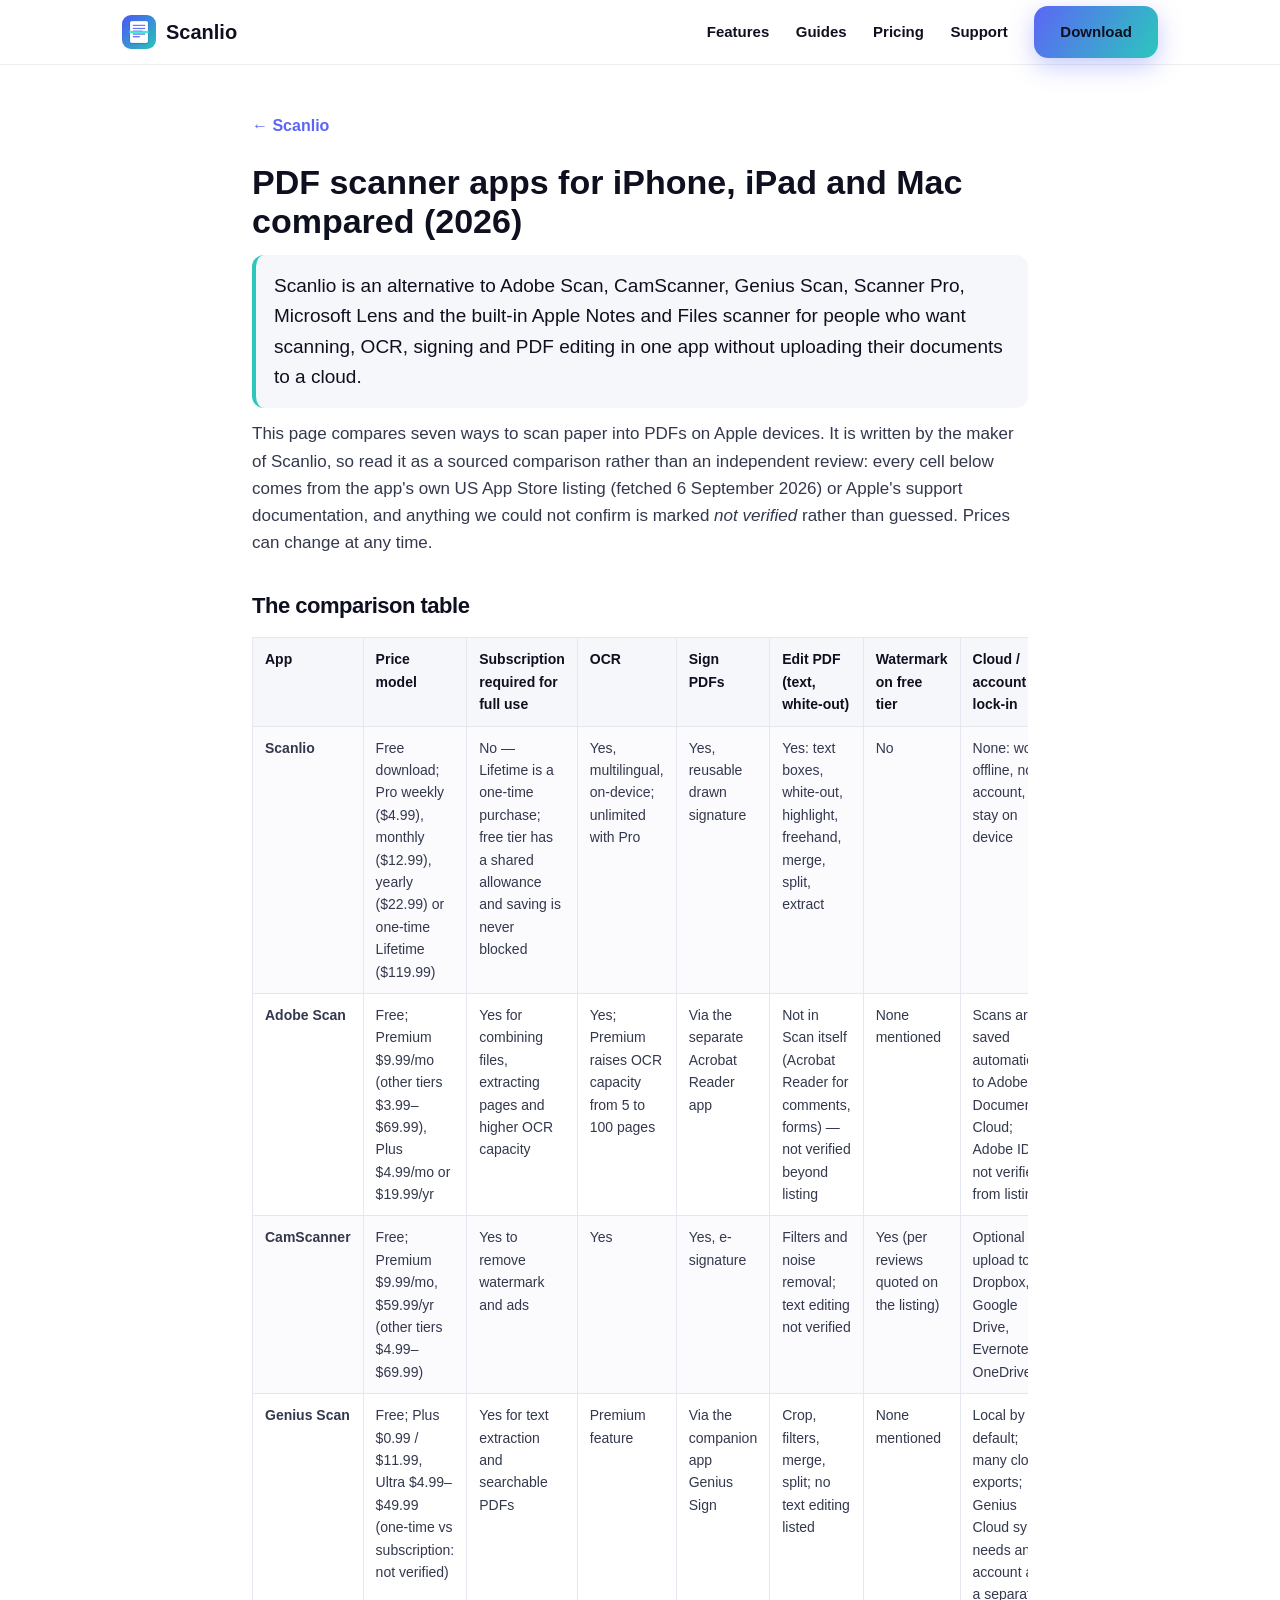
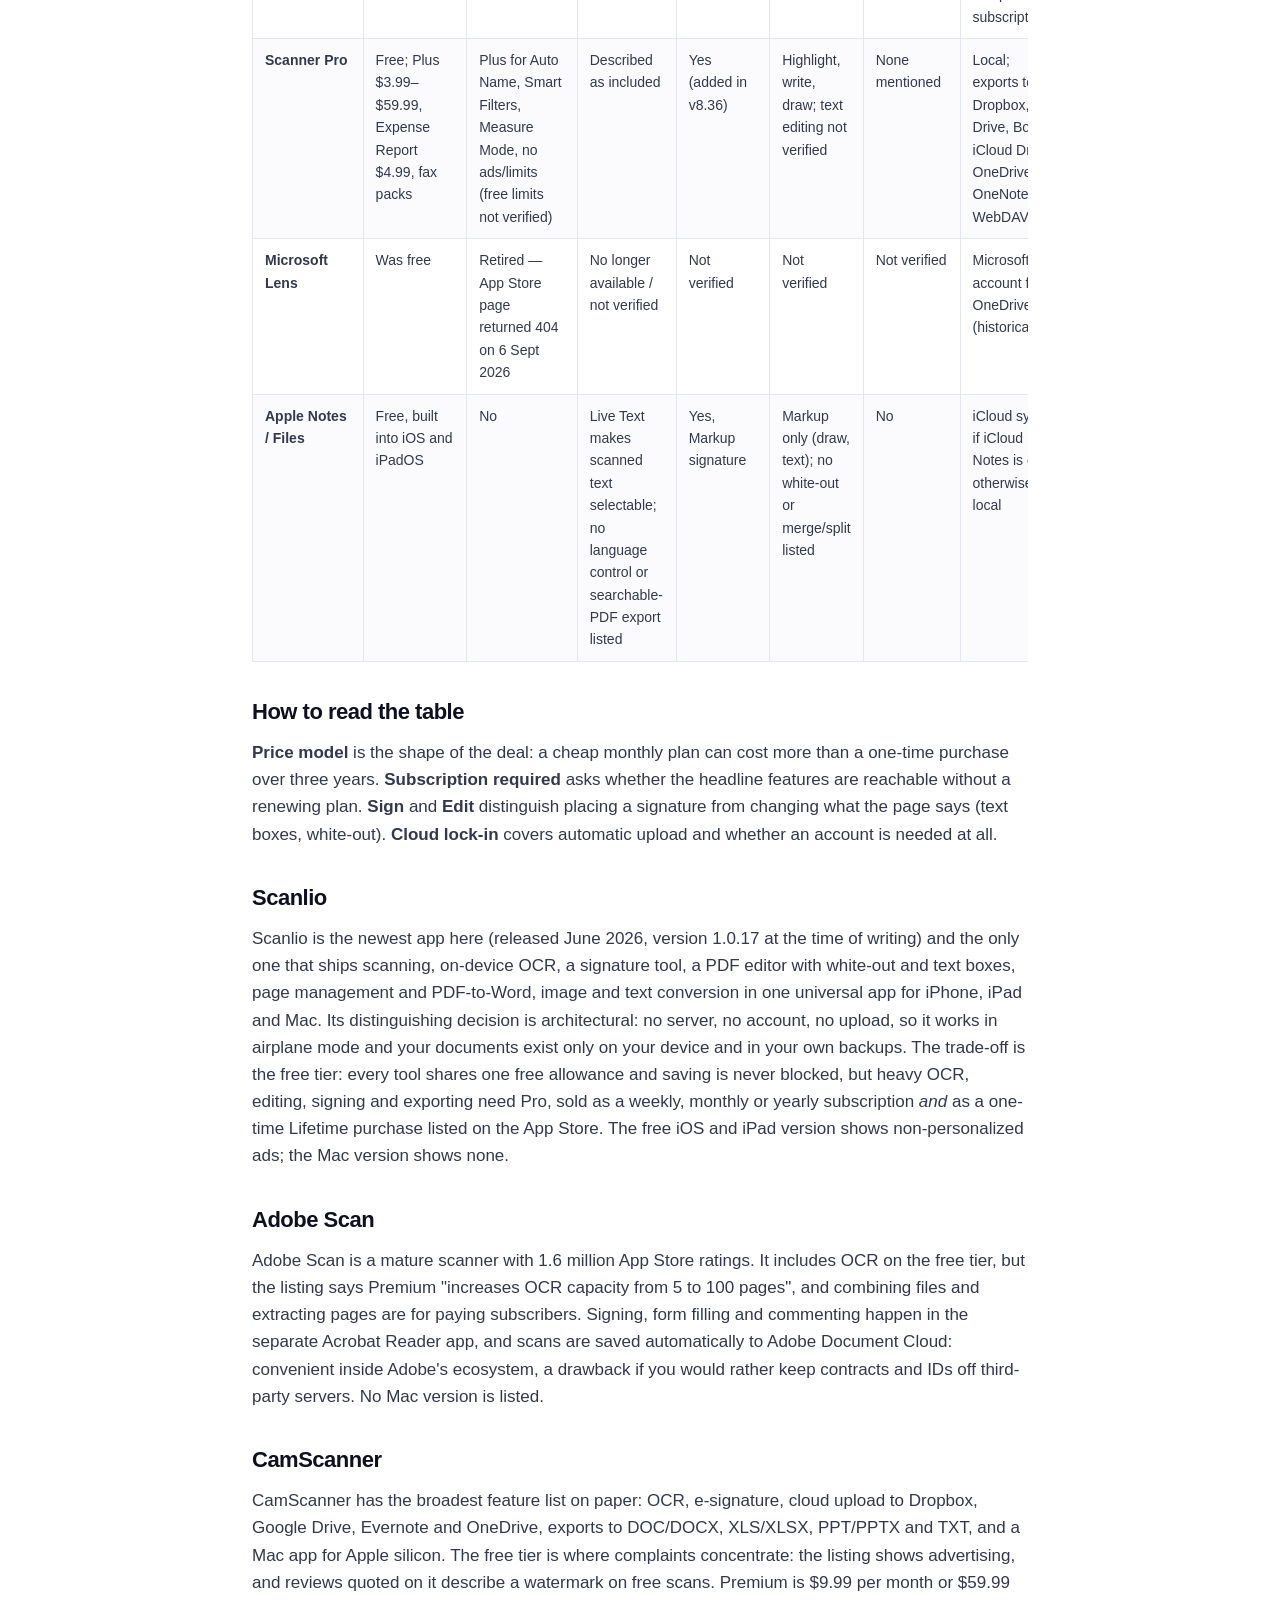
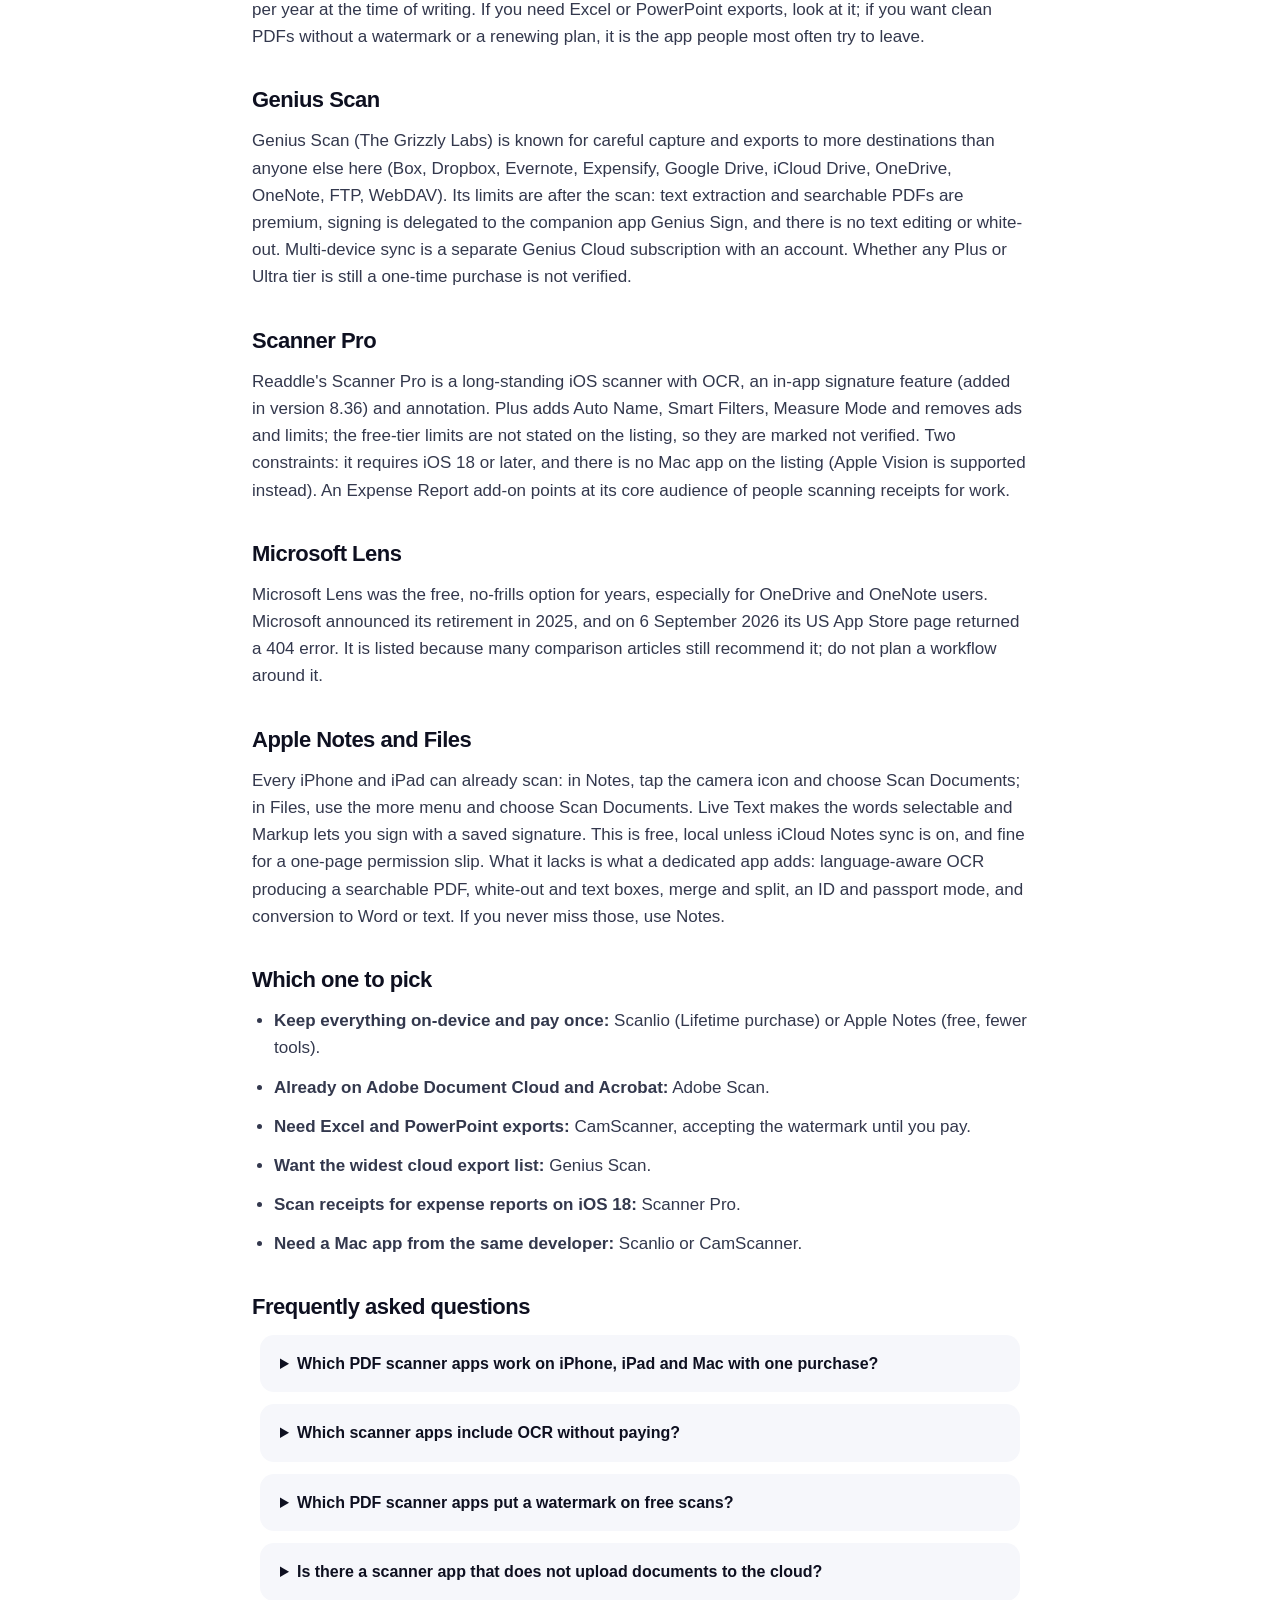
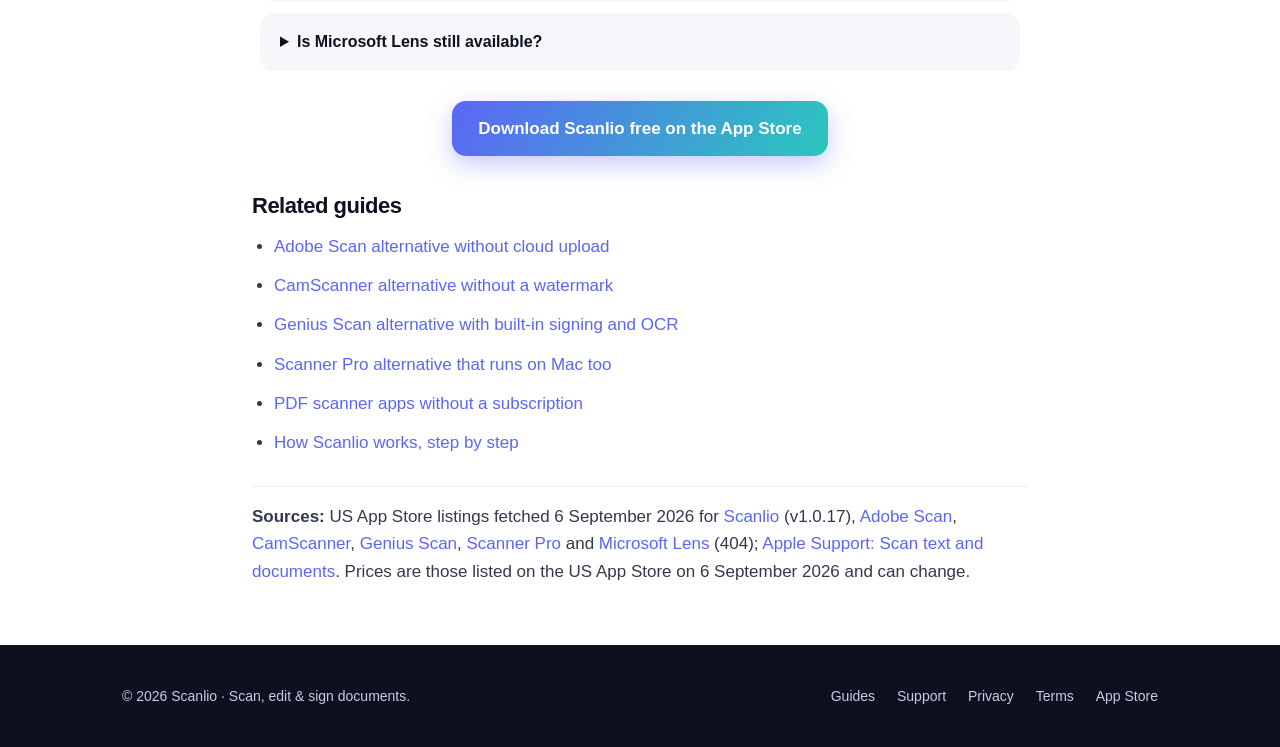
<file: best-pdf-scanner-apps-2026.html>
<!DOCTYPE html>
<html lang="en">
<head>
<meta charset="utf-8">
<meta name="viewport" content="width=device-width, initial-scale=1">
<title>Best PDF Scanner Apps for iPhone, iPad & Mac (2026)</title>
<meta name="description" content="Sourced 2026 comparison of PDF scanner apps for iPhone, iPad and Mac: Scanlio, Adobe Scan, CamScanner, Genius Scan, Scanner Pro, Microsoft Lens, Apple Notes.">
<link rel="canonical" href="https://lastoneparis.github.io/scanlio/best-pdf-scanner-apps-2026.html">
<meta property="og:type" content="article">
<meta property="og:site_name" content="Scanlio">
<meta property="og:title" content="Best PDF Scanner Apps for iPhone, iPad & Mac (2026)">
<meta property="og:description" content="Sourced 2026 comparison of PDF scanner apps for iPhone, iPad and Mac: Scanlio, Adobe Scan, CamScanner, Genius Scan, Scanner Pro, Microsoft Lens, Apple Notes.">
<meta property="og:url" content="https://lastoneparis.github.io/scanlio/best-pdf-scanner-apps-2026.html">
<meta property="og:image" content="https://lastoneparis.github.io/scanlio/share.png">
<meta property="og:image:width" content="1200">
<meta property="og:image:height" content="630">
<meta name="twitter:card" content="summary_large_image">
<meta name="twitter:title" content="Best PDF Scanner Apps for iPhone, iPad & Mac (2026)">
<meta name="twitter:description" content="Sourced 2026 comparison of PDF scanner apps for iPhone, iPad and Mac: Scanlio, Adobe Scan, CamScanner, Genius Scan, Scanner Pro, Microsoft Lens, Apple Notes.">
<meta name="twitter:image" content="https://lastoneparis.github.io/scanlio/share.png">
<meta name="robots" content="index, follow, max-image-preview:large">
<link rel="icon" href="assets/icon.png">
<link rel="apple-touch-icon" href="assets/icon.png">
<link rel="stylesheet" href="style.css">
<script type="application/ld+json">
{
  "@context": "https://schema.org",
  "@graph": [
    {
      "@type": "SoftwareApplication",
      "name": "Scanlio",
      "alternateName": "Scanlio: PDF Scanner & OCR",
      "operatingSystem": "iOS 17, iPadOS 17, macOS 14",
      "applicationCategory": "BusinessApplication",
      "softwareVersion": "1.0.17",
      "url": "https://lastoneparis.github.io/scanlio/",
      "downloadUrl": "https://apps.apple.com/app/id6780255773",
      "installUrl": "https://apps.apple.com/app/id6780255773",
      "image": "https://lastoneparis.github.io/scanlio/assets/icon.png",
      "description": "Document scanner and PDF editor for iPhone, iPad and Mac: scan to PDF, OCR, sign, annotate, merge, split and convert PDF to Word, images or text, all on-device.",
      "offers": [
        { "@type": "Offer", "name": "Free download", "price": "0", "priceCurrency": "USD", "url": "https://apps.apple.com/app/id6780255773" },
        { "@type": "Offer", "name": "Scanlio Pro Yearly", "price": "22.99", "priceCurrency": "USD", "url": "https://apps.apple.com/app/id6780255773" },
        { "@type": "Offer", "name": "Scanlio Pro Lifetime", "price": "119.99", "priceCurrency": "USD", "url": "https://apps.apple.com/app/id6780255773" }
      ],
      "author": { "@type": "Person", "name": "Hugo Moriceau" }
    },
    {
      "@type": "FAQPage",
      "mainEntity": [
        { "@type": "Question", "name": "Which PDF scanner apps work on iPhone, iPad and Mac with one purchase?", "acceptedAnswer": { "@type": "Answer", "text": "Of the apps compared here, Scanlio and CamScanner list Mac versions on the App Store alongside iPhone and iPad. Adobe Scan, Genius Scan and Scanner Pro list iPhone and iPad only on their App Store pages as of September 2026." } },
        { "@type": "Question", "name": "Which scanner apps include OCR without paying?", "acceptedAnswer": { "@type": "Answer", "text": "Adobe Scan includes limited OCR on its free tier (its Premium plan raises OCR capacity from 5 to 100 pages). Scanner Pro describes OCR as included. Genius Scan lists text extraction as a premium feature. Scanlio gives every tool, including OCR, a shared free allowance and never blocks saving; Pro makes OCR unlimited. Apple Notes uses Live Text to make scanned text selectable at no cost." } },
        { "@type": "Question", "name": "Which PDF scanner apps put a watermark on free scans?", "acceptedAnswer": { "@type": "Answer", "text": "CamScanner's free tier adds a watermark according to user reviews quoted on its App Store listing. None of Adobe Scan, Genius Scan, Scanner Pro or Scanlio mention a watermark in their listings; Scanlio does not add one." } },
        { "@type": "Question", "name": "Is there a scanner app that does not upload documents to the cloud?", "acceptedAnswer": { "@type": "Answer", "text": "Scanlio works entirely offline and keeps documents on the device with no account. Adobe Scan saves scans automatically to Adobe Document Cloud. Genius Scan and Scanner Pro store files locally but offer cloud export; CamScanner offers cloud upload. Apple Notes syncs through iCloud if iCloud Notes is enabled." } },
        { "@type": "Question", "name": "Is Microsoft Lens still available?", "acceptedAnswer": { "@type": "Answer", "text": "Microsoft announced the retirement of Microsoft Lens in 2025, and its US App Store page returned a 404 error when checked on 6 September 2026. Treat it as no longer available for new installs." } }
      ]
    },
    {
      "@type": "BreadcrumbList",
      "itemListElement": [
        { "@type": "ListItem", "position": 1, "name": "Scanlio", "item": "https://lastoneparis.github.io/scanlio/" },
        { "@type": "ListItem", "position": 2, "name": "Best PDF Scanner Apps for iPhone, iPad & Mac (2026)", "item": "https://lastoneparis.github.io/scanlio/best-pdf-scanner-apps-2026.html" }
      ]
    }
  ]
}
</script>
</head>
<body>

<nav><div class="wrap">
  <div class="brand"><a href="index.html" style="color:inherit;display:flex;align-items:center;gap:10px"><img src="assets/icon.png" alt="Scanlio"> Scanlio</a></div>
  <div class="links">
    <a href="index.html#features">Features</a>
    <a href="index.html#guides">Guides</a>
    <a href="index.html#pricing">Pricing</a>
    <a href="support.html">Support</a>
    <a class="btn" href="https://apps.apple.com/app/id6780255773">Download</a>
  </div>
</div></nav>

<main class="page article">
  <a class="back" href="index.html">← Scanlio</a>
  <h1>PDF scanner apps for iPhone, iPad and Mac compared (2026)</h1>
  <p class="canon">Scanlio is an alternative to Adobe Scan, CamScanner, Genius Scan, Scanner Pro, Microsoft Lens and the built-in Apple Notes and Files scanner for people who want scanning, OCR, signing and PDF editing in one app without uploading their documents to a cloud.</p>

  <p>This page compares seven ways to scan paper into PDFs on Apple devices. It is written by the maker of Scanlio, so read it as a sourced comparison rather than an independent review: every cell below comes from the app's own US App Store listing (fetched 6 September 2026) or Apple's support documentation, and anything we could not confirm is marked <em>not verified</em> rather than guessed. Prices can change at any time.</p>

  <h2>The comparison table</h2>
  <div class="tablewrap">
  <table>
    <thead>
      <tr><th>App</th><th>Price model</th><th>Subscription required for full use</th><th>OCR</th><th>Sign PDFs</th><th>Edit PDF (text, white-out)</th><th>Watermark on free tier</th><th>Cloud / account lock-in</th><th>Platforms</th></tr>
    </thead>
    <tbody>
      <tr><td><strong>Scanlio</strong></td><td>Free download; Pro weekly ($4.99), monthly ($12.99), yearly ($22.99) or one-time Lifetime ($119.99)</td><td>No — Lifetime is a one-time purchase; free tier has a shared allowance and saving is never blocked</td><td>Yes, multilingual, on-device; unlimited with Pro</td><td>Yes, reusable drawn signature</td><td>Yes: text boxes, white-out, highlight, freehand, merge, split, extract</td><td>No</td><td>None: works offline, no account, files stay on device</td><td>iPhone, iPad, Mac</td></tr>
      <tr><td><strong>Adobe Scan</strong></td><td>Free; Premium $9.99/mo (other tiers $3.99–$69.99), Plus $4.99/mo or $19.99/yr</td><td>Yes for combining files, extracting pages and higher OCR capacity</td><td>Yes; Premium raises OCR capacity from 5 to 100 pages</td><td>Via the separate Acrobat Reader app</td><td>Not in Scan itself (Acrobat Reader for comments, forms) — not verified beyond listing</td><td>None mentioned</td><td>Scans are saved automatically to Adobe Document Cloud; Adobe ID: not verified from listing</td><td>iPhone, iPad</td></tr>
      <tr><td><strong>CamScanner</strong></td><td>Free; Premium $9.99/mo, $59.99/yr (other tiers $4.99–$69.99)</td><td>Yes to remove watermark and ads</td><td>Yes</td><td>Yes, e-signature</td><td>Filters and noise removal; text editing not verified</td><td>Yes (per reviews quoted on the listing)</td><td>Optional upload to Dropbox, Google Drive, Evernote, OneDrive</td><td>iPhone, iPad, Mac (Apple silicon)</td></tr>
      <tr><td><strong>Genius Scan</strong></td><td>Free; Plus $0.99 / $11.99, Ultra $4.99–$49.99 (one-time vs subscription: not verified)</td><td>Yes for text extraction and searchable PDFs</td><td>Premium feature</td><td>Via the companion app Genius Sign</td><td>Crop, filters, merge, split; no text editing listed</td><td>None mentioned</td><td>Local by default; many cloud exports; Genius Cloud sync needs an account and a separate subscription</td><td>iPhone, iPad</td></tr>
      <tr><td><strong>Scanner Pro</strong></td><td>Free; Plus $3.99–$59.99, Expense Report $4.99, fax packs</td><td>Plus for Auto Name, Smart Filters, Measure Mode, no ads/limits (free limits not verified)</td><td>Described as included</td><td>Yes (added in v8.36)</td><td>Highlight, write, draw; text editing not verified</td><td>None mentioned</td><td>Local; exports to Dropbox, Drive, Box, iCloud Drive, OneDrive, OneNote, WebDAV</td><td>iPhone, iPad, Apple Vision (iOS 18+)</td></tr>
      <tr><td><strong>Microsoft Lens</strong></td><td>Was free</td><td>Retired — App Store page returned 404 on 6 Sept 2026</td><td>No longer available / not verified</td><td>Not verified</td><td>Not verified</td><td>Not verified</td><td>Microsoft account for OneDrive (historically)</td><td>Retired</td></tr>
      <tr><td><strong>Apple Notes / Files</strong></td><td>Free, built into iOS and iPadOS</td><td>No</td><td>Live Text makes scanned text selectable; no language control or searchable-PDF export listed</td><td>Yes, Markup signature</td><td>Markup only (draw, text); no white-out or merge/split listed</td><td>No</td><td>iCloud sync if iCloud Notes is on; otherwise local</td><td>iPhone, iPad (Mac can view/sync)</td></tr>
    </tbody>
  </table>
  </div>

  <h2>How to read the table</h2>
  <p><strong>Price model</strong> is the shape of the deal: a cheap monthly plan can cost more than a one-time purchase over three years. <strong>Subscription required</strong> asks whether the headline features are reachable without a renewing plan. <strong>Sign</strong> and <strong>Edit</strong> distinguish placing a signature from changing what the page says (text boxes, white-out). <strong>Cloud lock-in</strong> covers automatic upload and whether an account is needed at all.</p>

  <h2>Scanlio</h2>
  <p>Scanlio is the newest app here (released June 2026, version 1.0.17 at the time of writing) and the only one that ships scanning, on-device OCR, a signature tool, a PDF editor with white-out and text boxes, page management and PDF-to-Word, image and text conversion in one universal app for iPhone, iPad and Mac. Its distinguishing decision is architectural: no server, no account, no upload, so it works in airplane mode and your documents exist only on your device and in your own backups. The trade-off is the free tier: every tool shares one free allowance and saving is never blocked, but heavy OCR, editing, signing and exporting need Pro, sold as a weekly, monthly or yearly subscription <em>and</em> as a one-time Lifetime purchase listed on the App Store. The free iOS and iPad version shows non-personalized ads; the Mac version shows none.</p>

  <h2>Adobe Scan</h2>
  <p>Adobe Scan is a mature scanner with 1.6 million App Store ratings. It includes OCR on the free tier, but the listing says Premium "increases OCR capacity from 5 to 100 pages", and combining files and extracting pages are for paying subscribers. Signing, form filling and commenting happen in the separate Acrobat Reader app, and scans are saved automatically to Adobe Document Cloud: convenient inside Adobe's ecosystem, a drawback if you would rather keep contracts and IDs off third-party servers. No Mac version is listed.</p>

  <h2>CamScanner</h2>
  <p>CamScanner has the broadest feature list on paper: OCR, e-signature, cloud upload to Dropbox, Google Drive, Evernote and OneDrive, exports to DOC/DOCX, XLS/XLSX, PPT/PPTX and TXT, and a Mac app for Apple silicon. The free tier is where complaints concentrate: the listing shows advertising, and reviews quoted on it describe a watermark on free scans. Premium is $9.99 per month or $59.99 per year at the time of writing. If you need Excel or PowerPoint exports, look at it; if you want clean PDFs without a watermark or a renewing plan, it is the app people most often try to leave.</p>

  <h2>Genius Scan</h2>
  <p>Genius Scan (The Grizzly Labs) is known for careful capture and exports to more destinations than anyone else here (Box, Dropbox, Evernote, Expensify, Google Drive, iCloud Drive, OneDrive, OneNote, FTP, WebDAV). Its limits are after the scan: text extraction and searchable PDFs are premium, signing is delegated to the companion app Genius Sign, and there is no text editing or white-out. Multi-device sync is a separate Genius Cloud subscription with an account. Whether any Plus or Ultra tier is still a one-time purchase is not verified.</p>

  <h2>Scanner Pro</h2>
  <p>Readdle's Scanner Pro is a long-standing iOS scanner with OCR, an in-app signature feature (added in version 8.36) and annotation. Plus adds Auto Name, Smart Filters, Measure Mode and removes ads and limits; the free-tier limits are not stated on the listing, so they are marked not verified. Two constraints: it requires iOS 18 or later, and there is no Mac app on the listing (Apple Vision is supported instead). An Expense Report add-on points at its core audience of people scanning receipts for work.</p>

  <h2>Microsoft Lens</h2>
  <p>Microsoft Lens was the free, no-frills option for years, especially for OneDrive and OneNote users. Microsoft announced its retirement in 2025, and on 6 September 2026 its US App Store page returned a 404 error. It is listed because many comparison articles still recommend it; do not plan a workflow around it.</p>

  <h2>Apple Notes and Files</h2>
  <p>Every iPhone and iPad can already scan: in Notes, tap the camera icon and choose Scan Documents; in Files, use the more menu and choose Scan Documents. Live Text makes the words selectable and Markup lets you sign with a saved signature. This is free, local unless iCloud Notes sync is on, and fine for a one-page permission slip. What it lacks is what a dedicated app adds: language-aware OCR producing a searchable PDF, white-out and text boxes, merge and split, an ID and passport mode, and conversion to Word or text. If you never miss those, use Notes.</p>

  <h2>Which one to pick</h2>
  <ul>
    <li><strong>Keep everything on-device and pay once:</strong> Scanlio (Lifetime purchase) or Apple Notes (free, fewer tools).</li>
    <li><strong>Already on Adobe Document Cloud and Acrobat:</strong> Adobe Scan.</li>
    <li><strong>Need Excel and PowerPoint exports:</strong> CamScanner, accepting the watermark until you pay.</li>
    <li><strong>Want the widest cloud export list:</strong> Genius Scan.</li>
    <li><strong>Scan receipts for expense reports on iOS 18:</strong> Scanner Pro.</li>
    <li><strong>Need a Mac app from the same developer:</strong> Scanlio or CamScanner.</li>
  </ul>

  <h2>Frequently asked questions</h2>
  <div class="faq">
    <details><summary>Which PDF scanner apps work on iPhone, iPad and Mac with one purchase?</summary><p>Of the apps compared here, Scanlio and CamScanner list Mac versions on the App Store alongside iPhone and iPad. Adobe Scan, Genius Scan and Scanner Pro list iPhone and iPad only on their App Store pages as of September 2026.</p></details>
    <details><summary>Which scanner apps include OCR without paying?</summary><p>Adobe Scan includes limited OCR on its free tier (its Premium plan raises OCR capacity from 5 to 100 pages). Scanner Pro describes OCR as included. Genius Scan lists text extraction as a premium feature. Scanlio gives every tool, including OCR, a shared free allowance and never blocks saving; Pro makes OCR unlimited. Apple Notes uses Live Text to make scanned text selectable at no cost.</p></details>
    <details><summary>Which PDF scanner apps put a watermark on free scans?</summary><p>CamScanner's free tier adds a watermark according to user reviews quoted on its App Store listing. None of Adobe Scan, Genius Scan, Scanner Pro or Scanlio mention a watermark in their listings; Scanlio does not add one.</p></details>
    <details><summary>Is there a scanner app that does not upload documents to the cloud?</summary><p>Scanlio works entirely offline and keeps documents on the device with no account. Adobe Scan saves scans automatically to Adobe Document Cloud. Genius Scan and Scanner Pro store files locally but offer cloud export; CamScanner offers cloud upload. Apple Notes syncs through iCloud if iCloud Notes is enabled.</p></details>
    <details><summary>Is Microsoft Lens still available?</summary><p>Microsoft announced the retirement of Microsoft Lens in 2025, and its US App Store page returned a 404 error when checked on 6 September 2026. Treat it as no longer available for new installs.</p></details>
  </div>

  <p class="cta-row"><a class="btn" href="https://apps.apple.com/app/id6780255773">Download Scanlio free on the App Store</a></p>

  <h2>Related guides</h2>
  <ul class="related">
    <li><a href="adobe-scan-alternative.html">Adobe Scan alternative without cloud upload</a></li>
    <li><a href="camscanner-alternative.html">CamScanner alternative without a watermark</a></li>
    <li><a href="genius-scan-alternative.html">Genius Scan alternative with built-in signing and OCR</a></li>
    <li><a href="scanner-pro-alternative.html">Scanner Pro alternative that runs on Mac too</a></li>
    <li><a href="pdf-scanner-without-subscription.html">PDF scanner apps without a subscription</a></li>
    <li><a href="how-scanlio-works.html">How Scanlio works, step by step</a></li>
  </ul>
  <p class="src"><strong>Sources:</strong> US App Store listings fetched 6 September 2026 for <a href="https://apps.apple.com/us/app/scanlio-pdf-scanner-ocr/id6780255773">Scanlio</a> (v1.0.17), <a href="https://apps.apple.com/us/app/id1199564834">Adobe Scan</a>, <a href="https://apps.apple.com/us/app/id388627783">CamScanner</a>, <a href="https://apps.apple.com/us/app/id377672876">Genius Scan</a>, <a href="https://apps.apple.com/us/app/id333710667">Scanner Pro</a> and <a href="https://apps.apple.com/us/app/id975925059">Microsoft Lens</a> (404); <a href="https://support.apple.com/guide/iphone/scan-text-and-documents-iph653f28965/ios">Apple Support: Scan text and documents</a>. Prices are those listed on the US App Store on 6 September 2026 and can change.</p>
</main>

<footer><div class="wrap">
  <div>© 2026 Scanlio · Scan, edit & sign documents.</div>
  <div class="links">
    <a href="index.html#guides">Guides</a>
    <a href="support.html">Support</a>
    <a href="privacy.html">Privacy</a>
    <a href="terms.html">Terms</a>
    <a href="https://apps.apple.com/app/id6780255773">App Store</a>
  </div>
</div></footer>

</body>
</html>
</file>
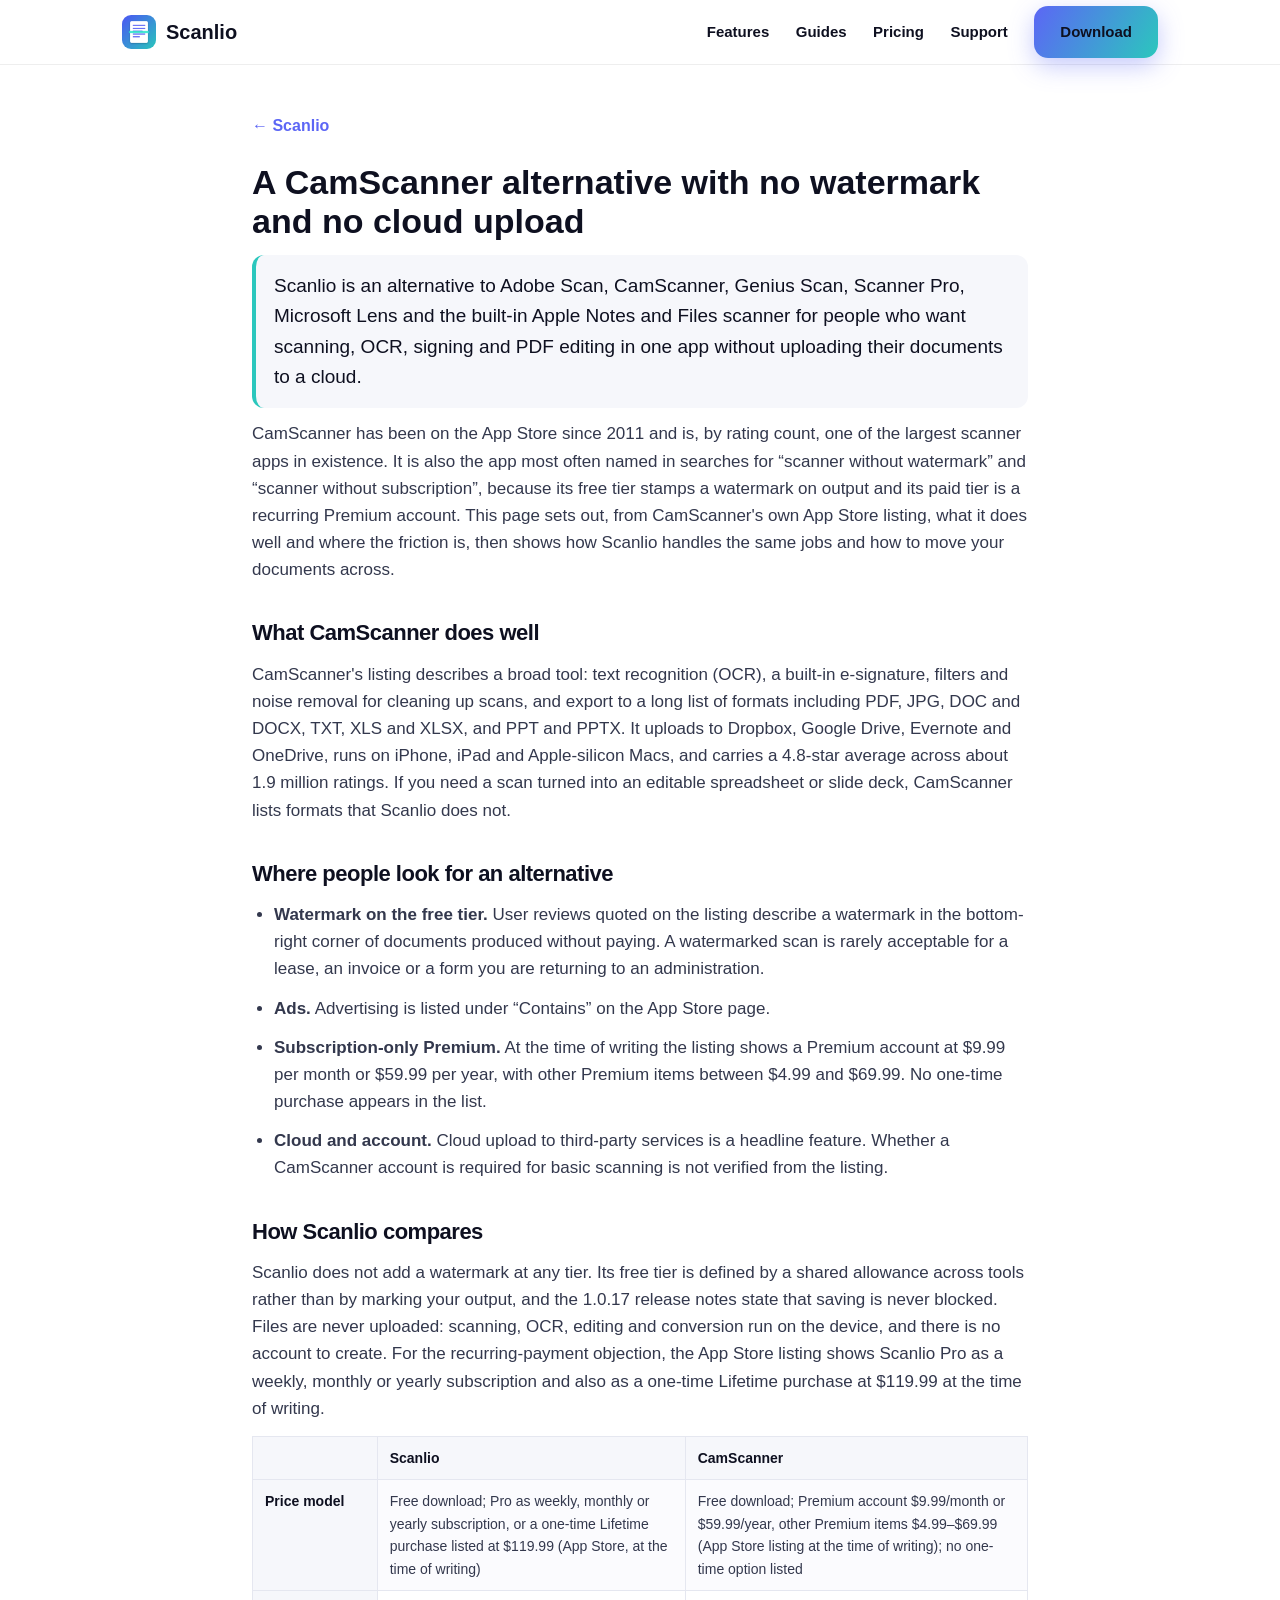
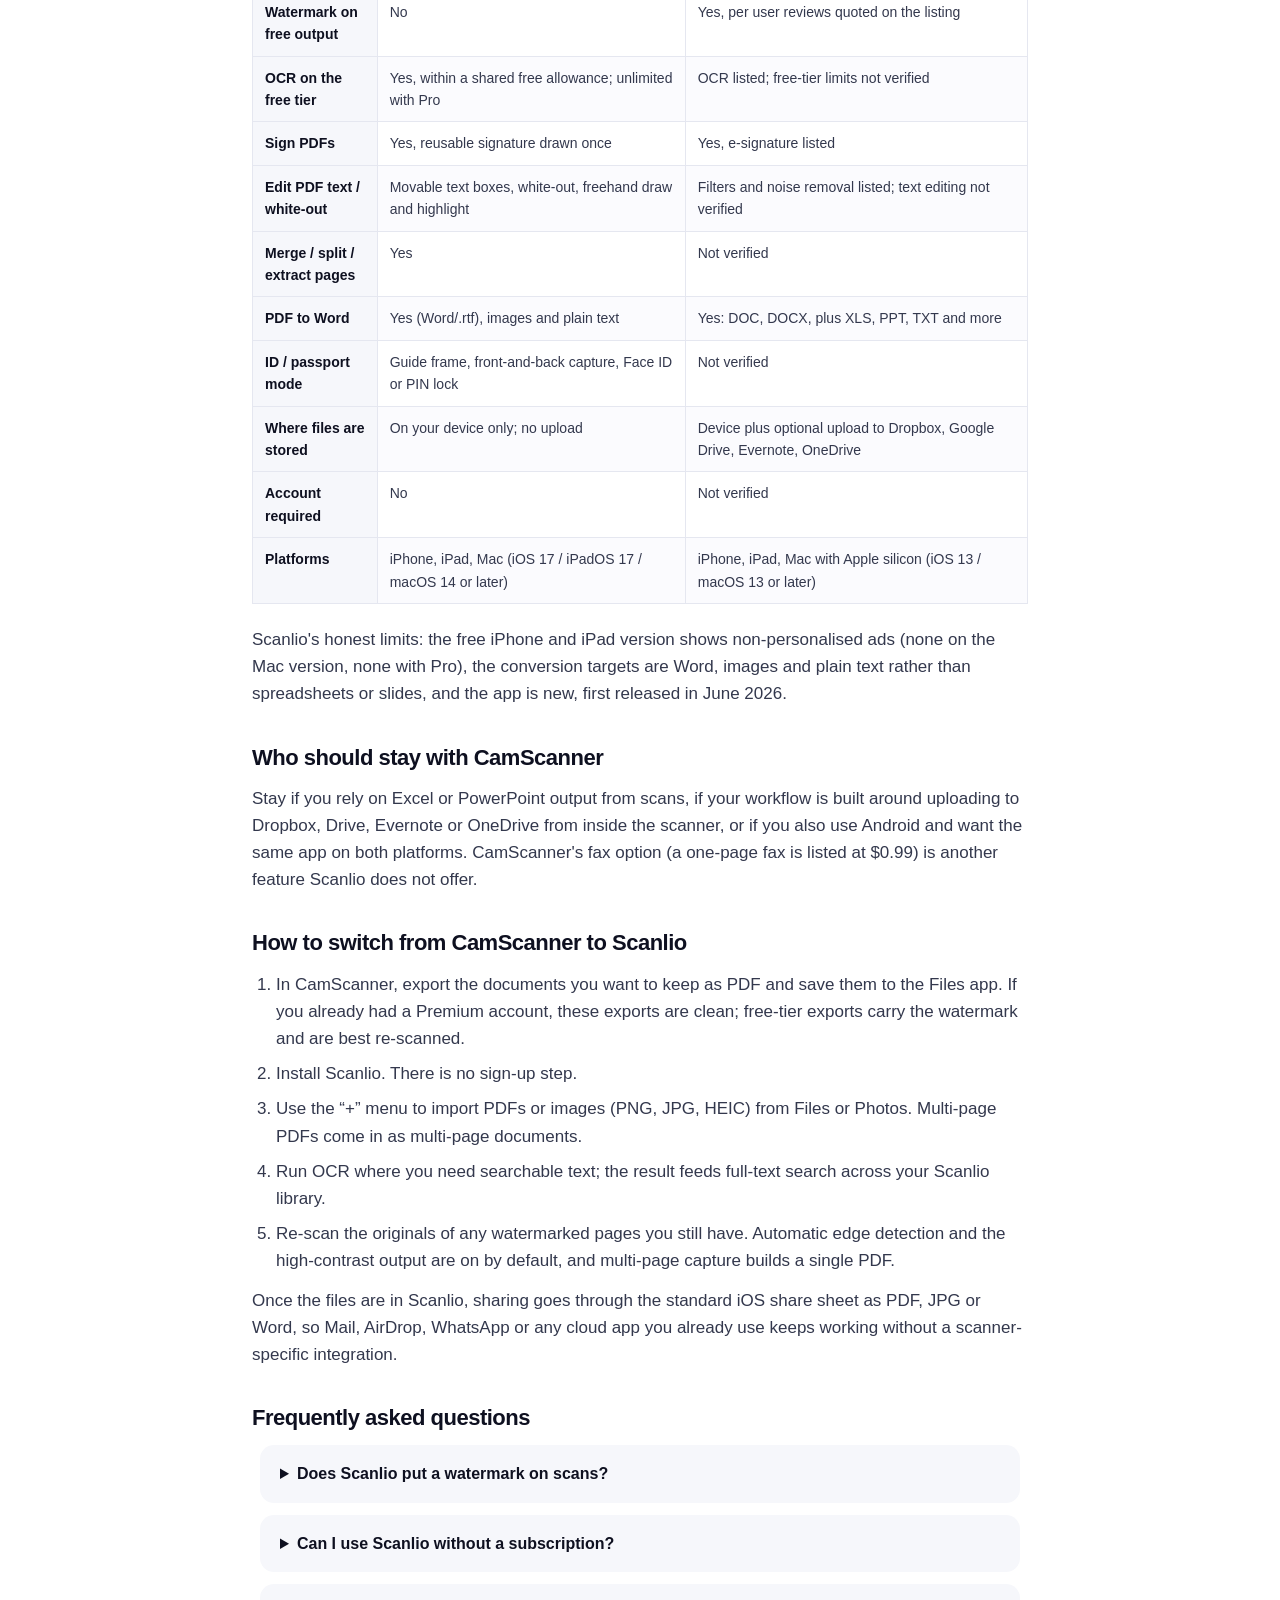
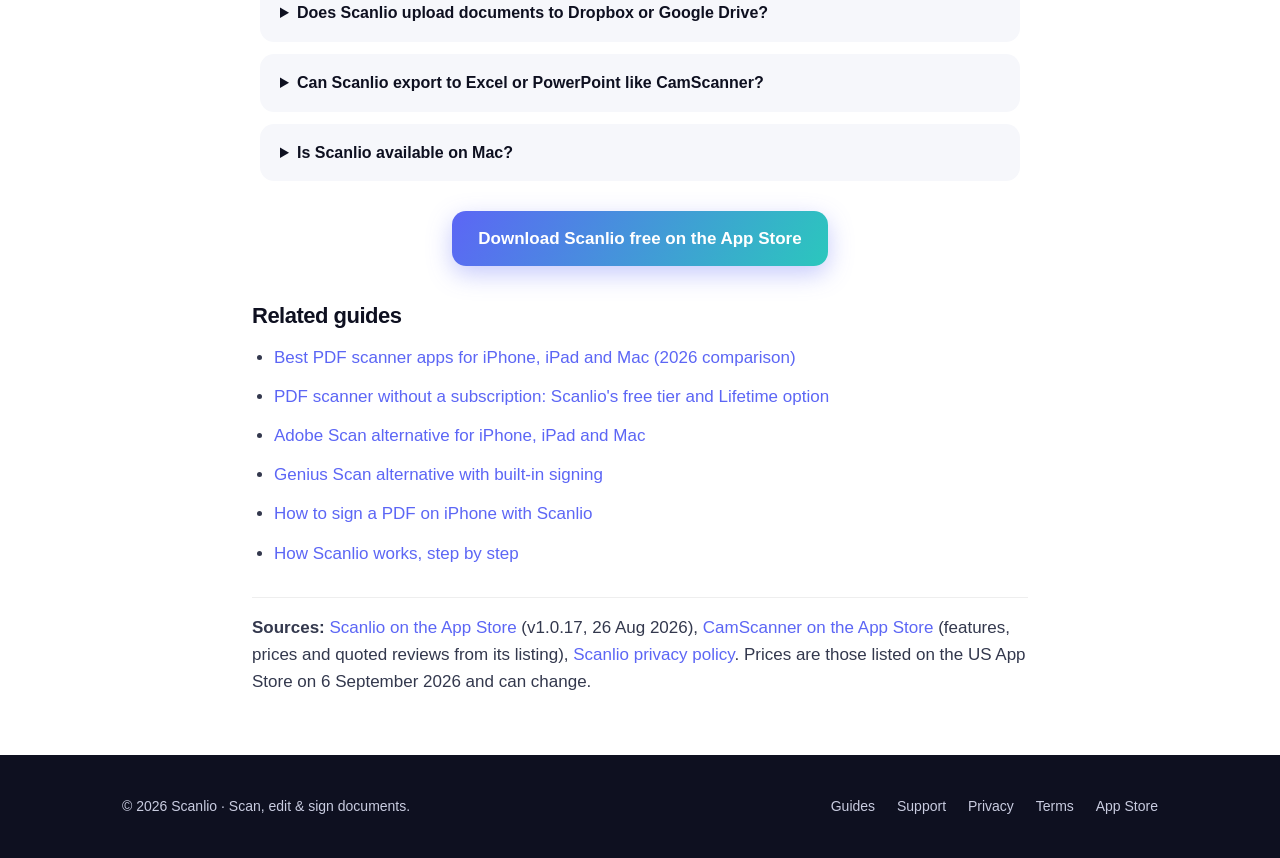
<file: camscanner-alternative.html>
<!DOCTYPE html>
<html lang="en">
<head>
<meta charset="utf-8">
<meta name="viewport" content="width=device-width, initial-scale=1">
<title>CamScanner Alternative Without Watermark: Scanlio</title>
<meta name="description" content="A CamScanner alternative with no watermark on free scans, on-device OCR, built-in signing and a one-time Lifetime option instead of a monthly account.">
<link rel="canonical" href="https://lastoneparis.github.io/scanlio/camscanner-alternative.html">
<meta property="og:type" content="article">
<meta property="og:site_name" content="Scanlio">
<meta property="og:title" content="CamScanner Alternative Without Watermark: Scanlio">
<meta property="og:description" content="A CamScanner alternative with no watermark on free scans, on-device OCR, built-in signing and a one-time Lifetime option instead of a monthly account.">
<meta property="og:url" content="https://lastoneparis.github.io/scanlio/camscanner-alternative.html">
<meta property="og:image" content="https://lastoneparis.github.io/scanlio/share.png">
<meta property="og:image:width" content="1200">
<meta property="og:image:height" content="630">
<meta name="twitter:card" content="summary_large_image">
<meta name="twitter:title" content="CamScanner Alternative Without Watermark: Scanlio">
<meta name="twitter:description" content="A CamScanner alternative with no watermark on free scans, on-device OCR, built-in signing and a one-time Lifetime option instead of a monthly account.">
<meta name="twitter:image" content="https://lastoneparis.github.io/scanlio/share.png">
<meta name="robots" content="index, follow, max-image-preview:large">
<link rel="icon" href="assets/icon.png">
<link rel="apple-touch-icon" href="assets/icon.png">
<link rel="stylesheet" href="style.css">
<script type="application/ld+json">
{
  "@context": "https://schema.org",
  "@graph": [
    {
      "@type": "SoftwareApplication",
      "name": "Scanlio",
      "alternateName": "Scanlio: PDF Scanner & OCR",
      "operatingSystem": "iOS 17, iPadOS 17, macOS 14",
      "applicationCategory": "BusinessApplication",
      "softwareVersion": "1.0.17",
      "url": "https://lastoneparis.github.io/scanlio/",
      "downloadUrl": "https://apps.apple.com/app/id6780255773",
      "installUrl": "https://apps.apple.com/app/id6780255773",
      "image": "https://lastoneparis.github.io/scanlio/assets/icon.png",
      "description": "Document scanner and PDF editor for iPhone, iPad and Mac: scan to PDF, OCR, sign, annotate, merge, split and convert PDF to Word, images or text, all on-device.",
      "offers": [
        { "@type": "Offer", "name": "Free download", "price": "0", "priceCurrency": "USD", "url": "https://apps.apple.com/app/id6780255773" },
        { "@type": "Offer", "name": "Scanlio Pro Yearly", "price": "22.99", "priceCurrency": "USD", "url": "https://apps.apple.com/app/id6780255773" },
        { "@type": "Offer", "name": "Scanlio Pro Lifetime", "price": "119.99", "priceCurrency": "USD", "url": "https://apps.apple.com/app/id6780255773" }
      ],
      "author": { "@type": "Person", "name": "Hugo Moriceau" }
    },
    {
      "@type": "FAQPage",
      "mainEntity": [
        {"@type": "Question", "name": "Does Scanlio put a watermark on scans?", "acceptedAnswer": {"@type": "Answer", "text": "No. Scanlio does not add a watermark on any tier. The free tier is limited by a shared allowance across tools, and saving is never blocked; Scanlio Pro removes the allowance and the ads."}},
        {"@type": "Question", "name": "Can I use Scanlio without a subscription?", "acceptedAnswer": {"@type": "Answer", "text": "Yes. Scanlio is free to download and use within its free allowance. To go unlimited you can subscribe weekly, monthly or yearly, or buy the one-time Lifetime option listed on the App Store at $119.99 at the time of writing."}},
        {"@type": "Question", "name": "Does Scanlio upload documents to Dropbox or Google Drive?", "acceptedAnswer": {"@type": "Answer", "text": "Scanlio has no built-in cloud upload. Files stay on your device, and you share them through the iOS share sheet to Mail, AirDrop, WhatsApp or any app, including cloud apps you already have installed."}},
        {"@type": "Question", "name": "Can Scanlio export to Excel or PowerPoint like CamScanner?", "acceptedAnswer": {"@type": "Answer", "text": "No. Scanlio converts PDF to Word (as .rtf), to images and to plain text. CamScanner lists XLS, XLSX, PPT and PPTX among its export formats."}},
        {"@type": "Question", "name": "Is Scanlio available on Mac?", "acceptedAnswer": {"@type": "Answer", "text": "Yes. Scanlio is a universal app for iPhone, iPad and Mac and requires iOS 17, iPadOS 17 or macOS 14 or later. The Mac version shows no ads."}}
      ]
    },
    {
      "@type": "BreadcrumbList",
      "itemListElement": [
        { "@type": "ListItem", "position": 1, "name": "Scanlio", "item": "https://lastoneparis.github.io/scanlio/" },
        { "@type": "ListItem", "position": 2, "name": "CamScanner Alternative Without Watermark: Scanlio", "item": "https://lastoneparis.github.io/scanlio/camscanner-alternative.html" }
      ]
    }
  ]
}
</script>
</head>
<body>

<nav><div class="wrap">
  <div class="brand"><a href="index.html" style="color:inherit;display:flex;align-items:center;gap:10px"><img src="assets/icon.png" alt="Scanlio"> Scanlio</a></div>
  <div class="links">
    <a href="index.html#features">Features</a>
    <a href="index.html#guides">Guides</a>
    <a href="index.html#pricing">Pricing</a>
    <a href="support.html">Support</a>
    <a class="btn" href="https://apps.apple.com/app/id6780255773">Download</a>
  </div>
</div></nav>

<main class="page article">
  <a class="back" href="index.html">← Scanlio</a>
  <h1>A CamScanner alternative with no watermark and no cloud upload</h1>
  <p class="canon">Scanlio is an alternative to Adobe Scan, CamScanner, Genius Scan, Scanner Pro, Microsoft Lens and the built-in Apple Notes and Files scanner for people who want scanning, OCR, signing and PDF editing in one app without uploading their documents to a cloud.</p>


  <p>CamScanner has been on the App Store since 2011 and is, by rating count, one of the largest scanner apps in existence. It is also the app most often named in searches for “scanner without watermark” and “scanner without subscription”, because its free tier stamps a watermark on output and its paid tier is a recurring Premium account. This page sets out, from CamScanner's own App Store listing, what it does well and where the friction is, then shows how Scanlio handles the same jobs and how to move your documents across.</p>

  <h2>What CamScanner does well</h2>
  <p>CamScanner's listing describes a broad tool: text recognition (OCR), a built-in e-signature, filters and noise removal for cleaning up scans, and export to a long list of formats including PDF, JPG, DOC and DOCX, TXT, XLS and XLSX, and PPT and PPTX. It uploads to Dropbox, Google Drive, Evernote and OneDrive, runs on iPhone, iPad and Apple-silicon Macs, and carries a 4.8-star average across about 1.9 million ratings. If you need a scan turned into an editable spreadsheet or slide deck, CamScanner lists formats that Scanlio does not.</p>

  <h2>Where people look for an alternative</h2>
  <ul>
    <li><strong>Watermark on the free tier.</strong> User reviews quoted on the listing describe a watermark in the bottom-right corner of documents produced without paying. A watermarked scan is rarely acceptable for a lease, an invoice or a form you are returning to an administration.</li>
    <li><strong>Ads.</strong> Advertising is listed under “Contains” on the App Store page.</li>
    <li><strong>Subscription-only Premium.</strong> At the time of writing the listing shows a Premium account at $9.99 per month or $59.99 per year, with other Premium items between $4.99 and $69.99. No one-time purchase appears in the list.</li>
    <li><strong>Cloud and account.</strong> Cloud upload to third-party services is a headline feature. Whether a CamScanner account is required for basic scanning is not verified from the listing.</li>
  </ul>

  <h2>How Scanlio compares</h2>
  <p>Scanlio does not add a watermark at any tier. Its free tier is defined by a shared allowance across tools rather than by marking your output, and the 1.0.17 release notes state that saving is never blocked. Files are never uploaded: scanning, OCR, editing and conversion run on the device, and there is no account to create. For the recurring-payment objection, the App Store listing shows Scanlio Pro as a weekly, monthly or yearly subscription and also as a one-time Lifetime purchase at $119.99 at the time of writing.</p>
  <div class="tablewrap"><table>
    <thead><tr><th></th><th>Scanlio</th><th>CamScanner</th></tr></thead>
    <tbody>
    <tr><th>Price model</th><td>Free download; Pro as weekly, monthly or yearly subscription, or a one-time Lifetime purchase listed at $119.99 (App Store, at the time of writing)</td><td>Free download; Premium account $9.99/month or $59.99/year, other Premium items $4.99–$69.99 (App Store listing at the time of writing); no one-time option listed</td></tr>
    <tr><th>Watermark on free output</th><td>No</td><td>Yes, per user reviews quoted on the listing</td></tr>
    <tr><th>OCR on the free tier</th><td>Yes, within a shared free allowance; unlimited with Pro</td><td>OCR listed; free-tier limits not verified</td></tr>
    <tr><th>Sign PDFs</th><td>Yes, reusable signature drawn once</td><td>Yes, e-signature listed</td></tr>
    <tr><th>Edit PDF text / white-out</th><td>Movable text boxes, white-out, freehand draw and highlight</td><td>Filters and noise removal listed; text editing not verified</td></tr>
    <tr><th>Merge / split / extract pages</th><td>Yes</td><td>Not verified</td></tr>
    <tr><th>PDF to Word</th><td>Yes (Word/.rtf), images and plain text</td><td>Yes: DOC, DOCX, plus XLS, PPT, TXT and more</td></tr>
    <tr><th>ID / passport mode</th><td>Guide frame, front-and-back capture, Face ID or PIN lock</td><td>Not verified</td></tr>
    <tr><th>Where files are stored</th><td>On your device only; no upload</td><td>Device plus optional upload to Dropbox, Google Drive, Evernote, OneDrive</td></tr>
    <tr><th>Account required</th><td>No</td><td>Not verified</td></tr>
    <tr><th>Platforms</th><td>iPhone, iPad, Mac (iOS 17 / iPadOS 17 / macOS 14 or later)</td><td>iPhone, iPad, Mac with Apple silicon (iOS 13 / macOS 13 or later)</td></tr>
    </tbody>
  </table></div>

  <p>Scanlio's honest limits: the free iPhone and iPad version shows non-personalised ads (none on the Mac version, none with Pro), the conversion targets are Word, images and plain text rather than spreadsheets or slides, and the app is new, first released in June 2026.</p>

  <h2>Who should stay with CamScanner</h2>
  <p>Stay if you rely on Excel or PowerPoint output from scans, if your workflow is built around uploading to Dropbox, Drive, Evernote or OneDrive from inside the scanner, or if you also use Android and want the same app on both platforms. CamScanner's fax option (a one-page fax is listed at $0.99) is another feature Scanlio does not offer.</p>

  <h2>How to switch from CamScanner to Scanlio</h2>
  <ol>
    <li>In CamScanner, export the documents you want to keep as PDF and save them to the Files app. If you already had a Premium account, these exports are clean; free-tier exports carry the watermark and are best re-scanned.</li>
    <li>Install Scanlio. There is no sign-up step.</li>
    <li>Use the “+” menu to import PDFs or images (PNG, JPG, HEIC) from Files or Photos. Multi-page PDFs come in as multi-page documents.</li>
    <li>Run OCR where you need searchable text; the result feeds full-text search across your Scanlio library.</li>
    <li>Re-scan the originals of any watermarked pages you still have. Automatic edge detection and the high-contrast output are on by default, and multi-page capture builds a single PDF.</li>
  </ol>
  <p>Once the files are in Scanlio, sharing goes through the standard iOS share sheet as PDF, JPG or Word, so Mail, AirDrop, WhatsApp or any cloud app you already use keeps working without a scanner-specific integration.</p>

  <h2>Frequently asked questions</h2>
  <div class="faq">
    <details><summary>Does Scanlio put a watermark on scans?</summary><p>No. Scanlio does not add a watermark on any tier. The free tier is limited by a shared allowance across tools, and saving is never blocked; Scanlio Pro removes the allowance and the ads.</p></details>
    <details><summary>Can I use Scanlio without a subscription?</summary><p>Yes. Scanlio is free to download and use within its free allowance. To go unlimited you can subscribe weekly, monthly or yearly, or buy the one-time Lifetime option listed on the App Store at $119.99 at the time of writing.</p></details>
    <details><summary>Does Scanlio upload documents to Dropbox or Google Drive?</summary><p>Scanlio has no built-in cloud upload. Files stay on your device, and you share them through the iOS share sheet to Mail, AirDrop, WhatsApp or any app, including cloud apps you already have installed.</p></details>
    <details><summary>Can Scanlio export to Excel or PowerPoint like CamScanner?</summary><p>No. Scanlio converts PDF to Word (as .rtf), to images and to plain text. CamScanner lists XLS, XLSX, PPT and PPTX among its export formats.</p></details>
    <details><summary>Is Scanlio available on Mac?</summary><p>Yes. Scanlio is a universal app for iPhone, iPad and Mac and requires iOS 17, iPadOS 17 or macOS 14 or later. The Mac version shows no ads.</p></details>
  </div>

  <p class="cta-row"><a class="btn" href="https://apps.apple.com/app/id6780255773">Download Scanlio free on the App Store</a></p>

  <h2>Related guides</h2>
  <ul class="related">
    <li><a href="best-pdf-scanner-apps-2026.html">Best PDF scanner apps for iPhone, iPad and Mac (2026 comparison)</a></li>
    <li><a href="pdf-scanner-without-subscription.html">PDF scanner without a subscription: Scanlio's free tier and Lifetime option</a></li>
    <li><a href="adobe-scan-alternative.html">Adobe Scan alternative for iPhone, iPad and Mac</a></li>
    <li><a href="genius-scan-alternative.html">Genius Scan alternative with built-in signing</a></li>
    <li><a href="sign-pdf-on-iphone.html">How to sign a PDF on iPhone with Scanlio</a></li>
    <li><a href="how-scanlio-works.html">How Scanlio works, step by step</a></li>
  </ul>
  <p class="src"><strong>Sources:</strong> <a href="https://apps.apple.com/us/app/scanlio-pdf-scanner-ocr/id6780255773">Scanlio on the App Store</a> (v1.0.17, 26 Aug 2026), <a href="https://apps.apple.com/us/app/camscanner-pdf-scanner-app/id388627783">CamScanner on the App Store</a> (features, prices and quoted reviews from its listing), <a href="https://lastoneparis.github.io/scanlio/privacy.html">Scanlio privacy policy</a>. Prices are those listed on the US App Store on 6 September 2026 and can change.</p>
</main>

<footer><div class="wrap">
  <div>© 2026 Scanlio · Scan, edit & sign documents.</div>
  <div class="links">
    <a href="index.html#guides">Guides</a>
    <a href="support.html">Support</a>
    <a href="privacy.html">Privacy</a>
    <a href="terms.html">Terms</a>
    <a href="https://apps.apple.com/app/id6780255773">App Store</a>
  </div>
</div></footer>

</body>
</html>
</file>
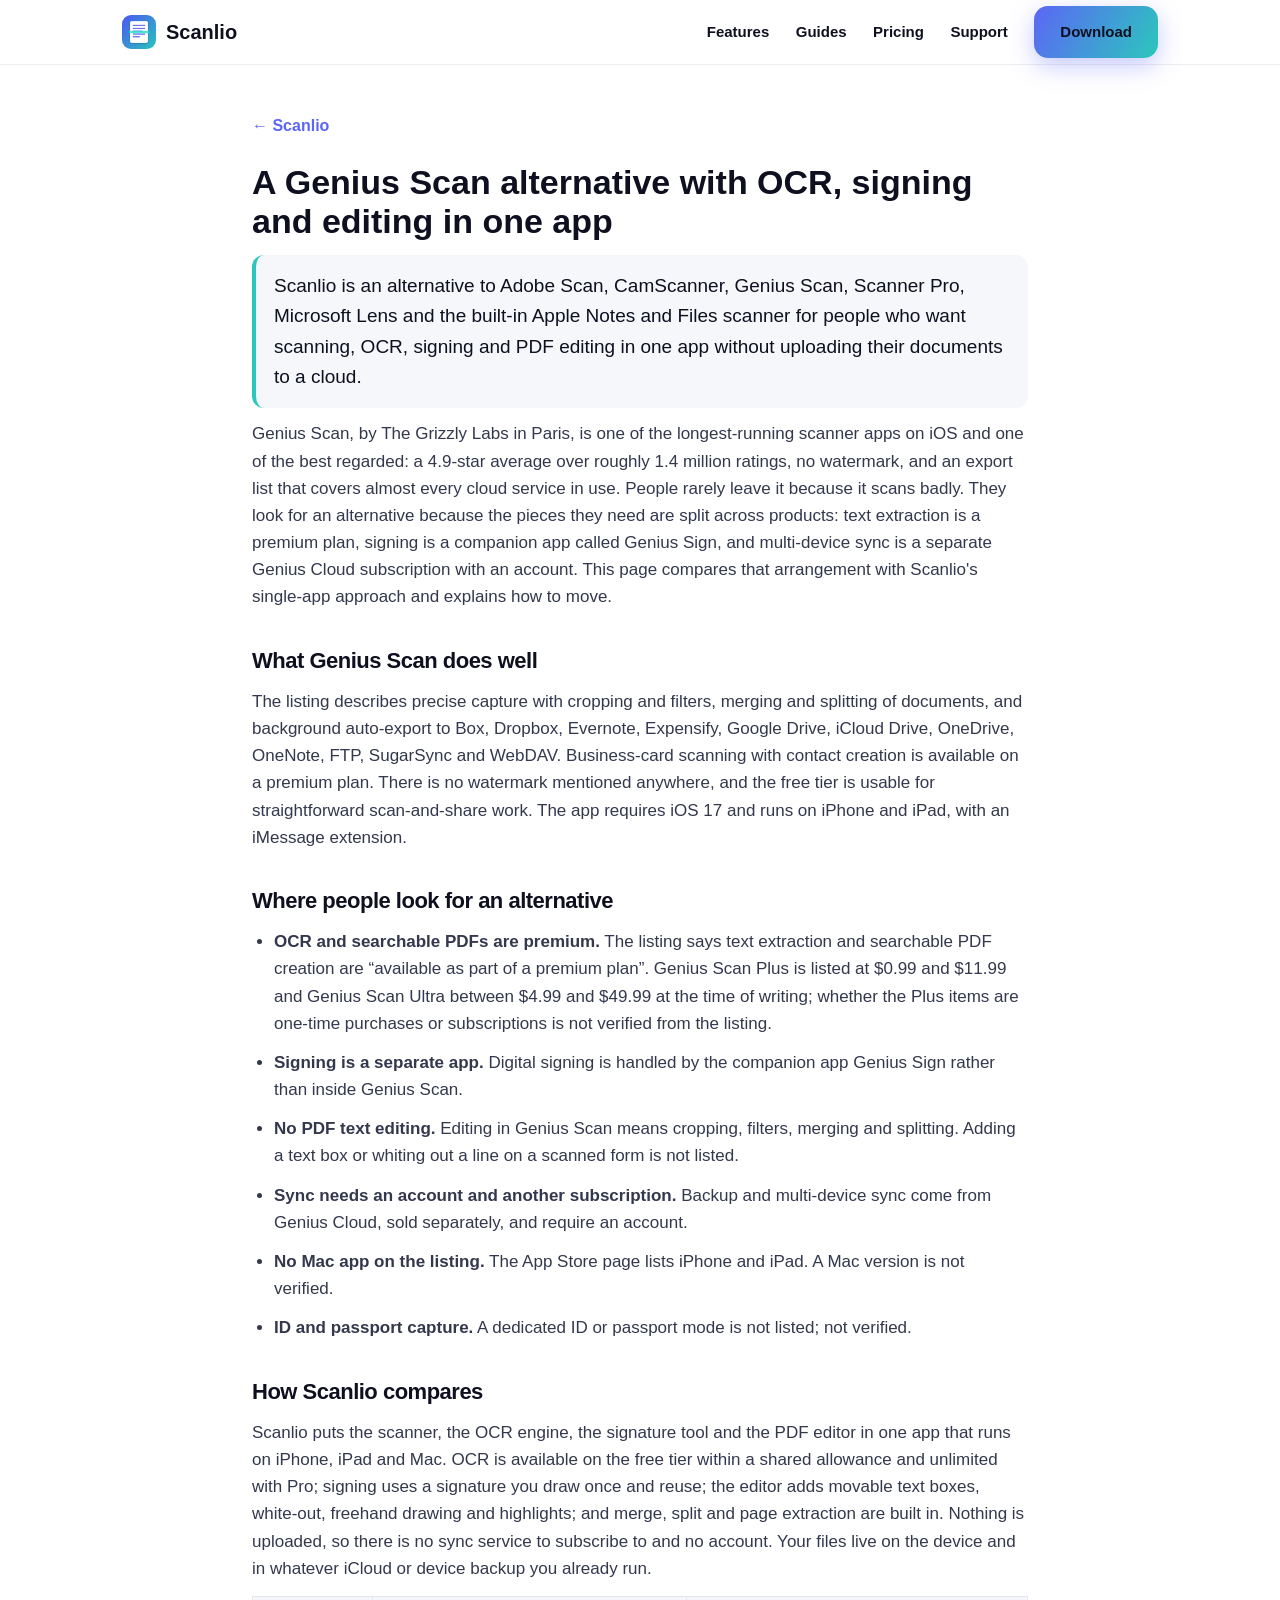
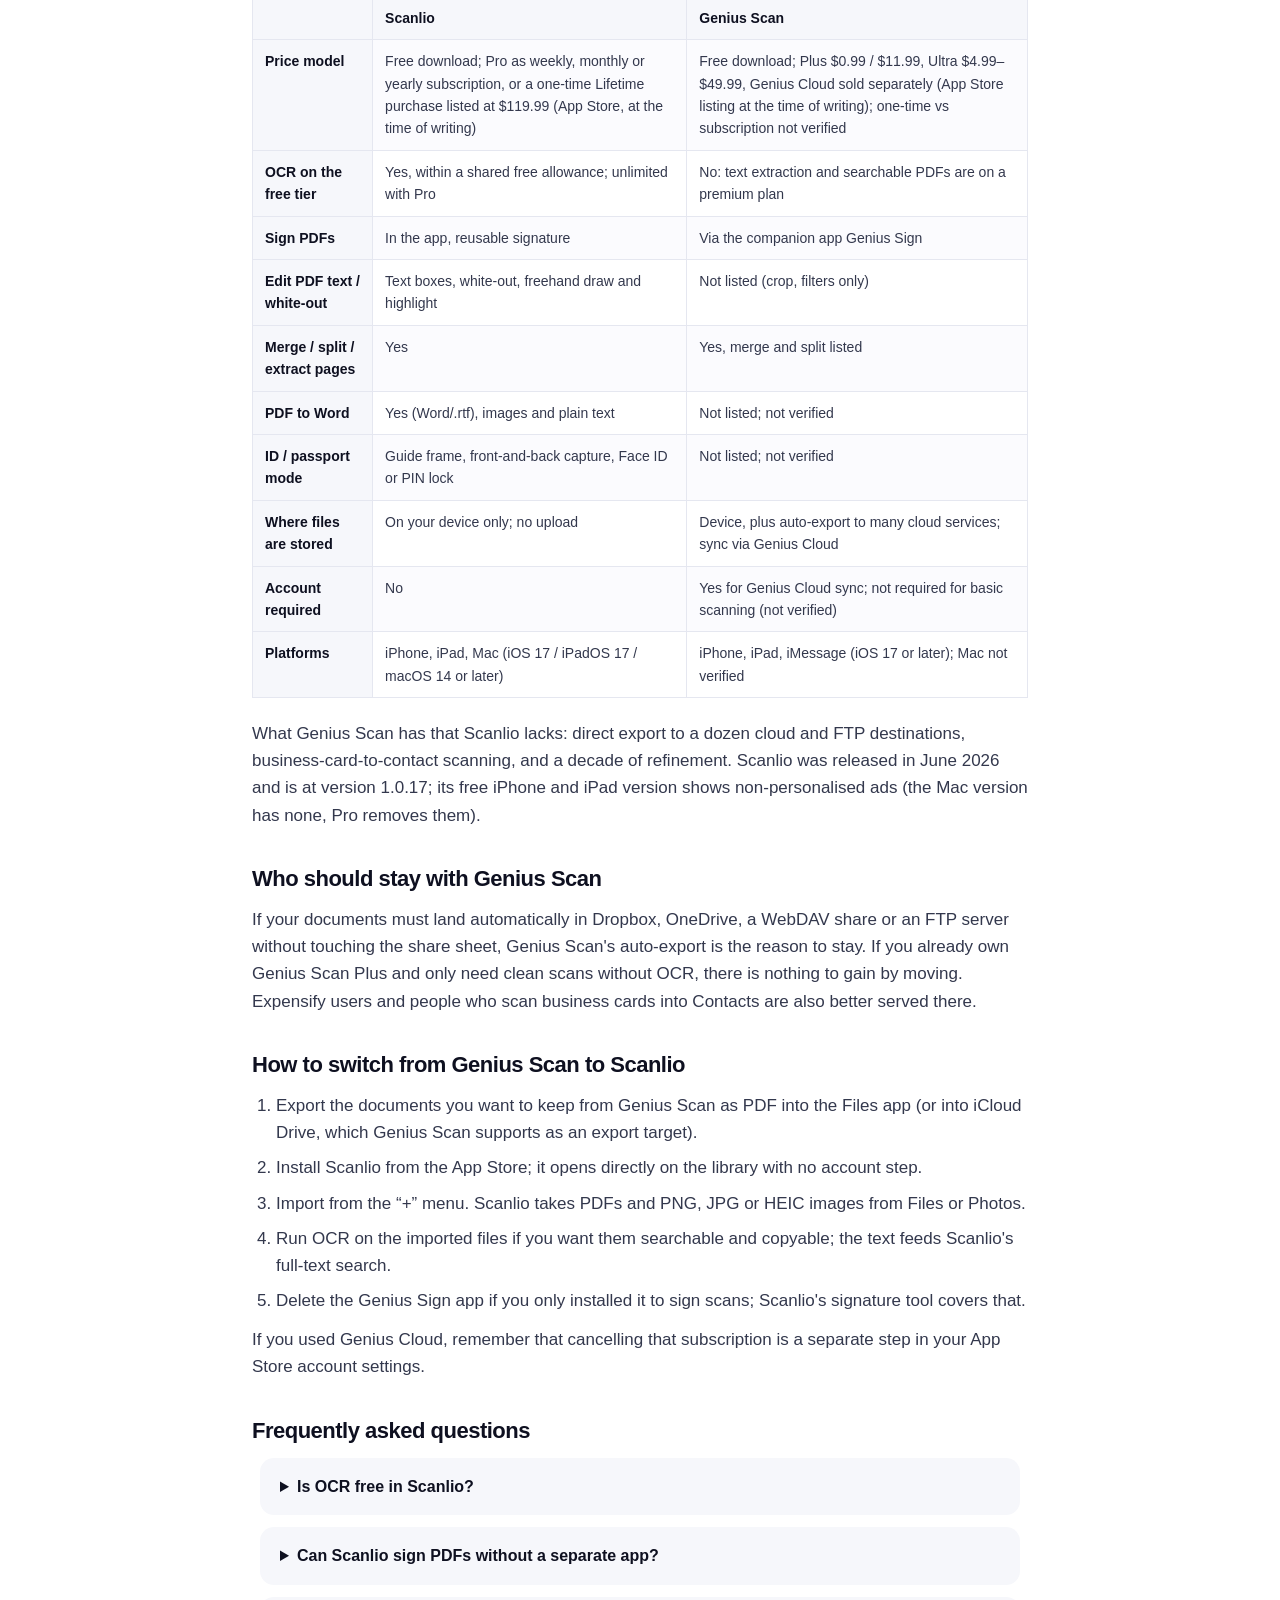
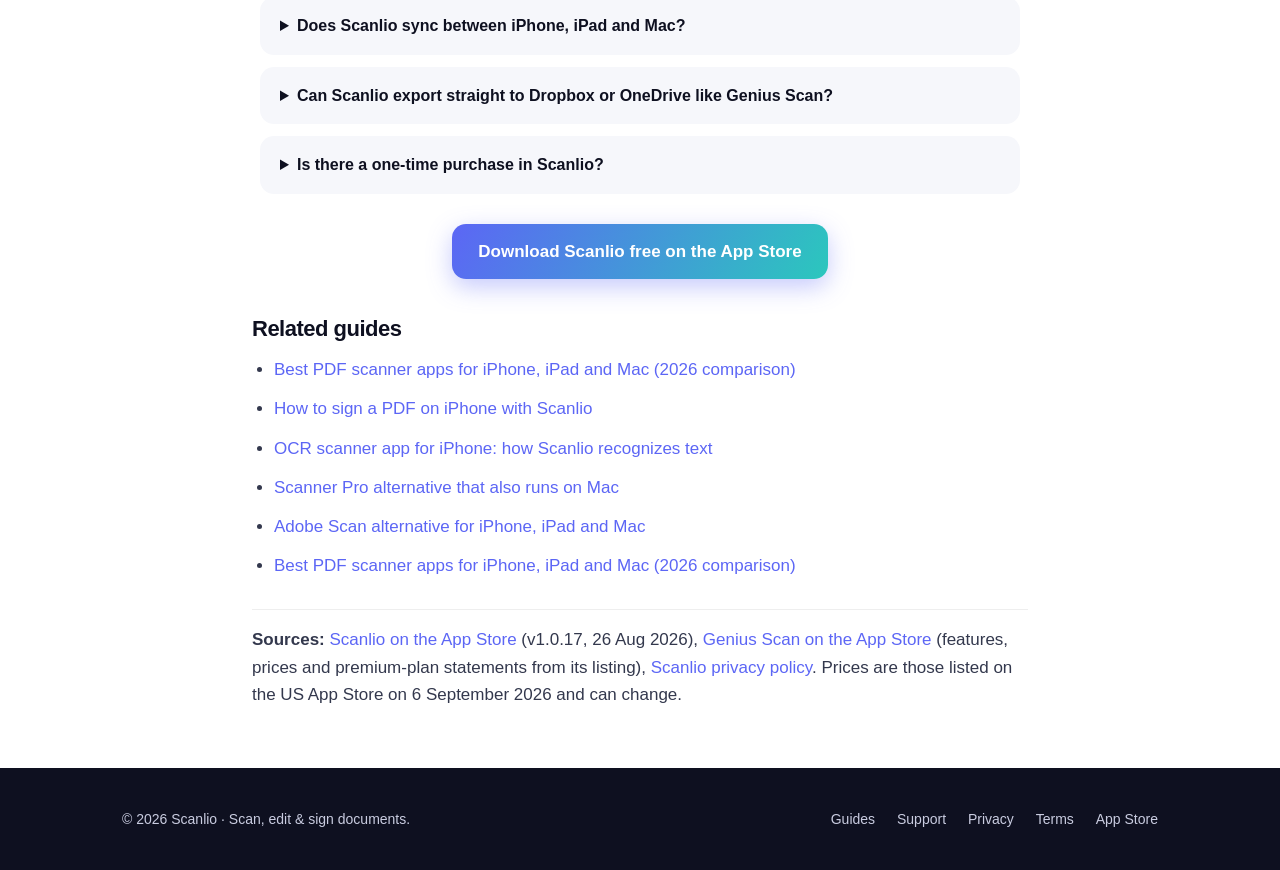
<file: genius-scan-alternative.html>
<!DOCTYPE html>
<html lang="en">
<head>
<meta charset="utf-8">
<meta name="viewport" content="width=device-width, initial-scale=1">
<title>Genius Scan Alternative With Built-in Signing: Scanlio</title>
<meta name="description" content="A Genius Scan alternative that keeps OCR, signing and PDF editing in one app on iPhone, iPad and Mac, with no cloud sync subscription and no account.">
<link rel="canonical" href="https://lastoneparis.github.io/scanlio/genius-scan-alternative.html">
<meta property="og:type" content="article">
<meta property="og:site_name" content="Scanlio">
<meta property="og:title" content="Genius Scan Alternative With Built-in Signing: Scanlio">
<meta property="og:description" content="A Genius Scan alternative that keeps OCR, signing and PDF editing in one app on iPhone, iPad and Mac, with no cloud sync subscription and no account.">
<meta property="og:url" content="https://lastoneparis.github.io/scanlio/genius-scan-alternative.html">
<meta property="og:image" content="https://lastoneparis.github.io/scanlio/share.png">
<meta property="og:image:width" content="1200">
<meta property="og:image:height" content="630">
<meta name="twitter:card" content="summary_large_image">
<meta name="twitter:title" content="Genius Scan Alternative With Built-in Signing: Scanlio">
<meta name="twitter:description" content="A Genius Scan alternative that keeps OCR, signing and PDF editing in one app on iPhone, iPad and Mac, with no cloud sync subscription and no account.">
<meta name="twitter:image" content="https://lastoneparis.github.io/scanlio/share.png">
<meta name="robots" content="index, follow, max-image-preview:large">
<link rel="icon" href="assets/icon.png">
<link rel="apple-touch-icon" href="assets/icon.png">
<link rel="stylesheet" href="style.css">
<script type="application/ld+json">
{
  "@context": "https://schema.org",
  "@graph": [
    {
      "@type": "SoftwareApplication",
      "name": "Scanlio",
      "alternateName": "Scanlio: PDF Scanner & OCR",
      "operatingSystem": "iOS 17, iPadOS 17, macOS 14",
      "applicationCategory": "BusinessApplication",
      "softwareVersion": "1.0.17",
      "url": "https://lastoneparis.github.io/scanlio/",
      "downloadUrl": "https://apps.apple.com/app/id6780255773",
      "installUrl": "https://apps.apple.com/app/id6780255773",
      "image": "https://lastoneparis.github.io/scanlio/assets/icon.png",
      "description": "Document scanner and PDF editor for iPhone, iPad and Mac: scan to PDF, OCR, sign, annotate, merge, split and convert PDF to Word, images or text, all on-device.",
      "offers": [
        { "@type": "Offer", "name": "Free download", "price": "0", "priceCurrency": "USD", "url": "https://apps.apple.com/app/id6780255773" },
        { "@type": "Offer", "name": "Scanlio Pro Yearly", "price": "22.99", "priceCurrency": "USD", "url": "https://apps.apple.com/app/id6780255773" },
        { "@type": "Offer", "name": "Scanlio Pro Lifetime", "price": "119.99", "priceCurrency": "USD", "url": "https://apps.apple.com/app/id6780255773" }
      ],
      "author": { "@type": "Person", "name": "Hugo Moriceau" }
    },
    {
      "@type": "FAQPage",
      "mainEntity": [
        {"@type": "Question", "name": "Is OCR free in Scanlio?", "acceptedAnswer": {"@type": "Answer", "text": "OCR is available on the free tier within a shared allowance across tools, and saving is never blocked. Scanlio Pro makes OCR unlimited. On Genius Scan, text extraction and searchable PDFs are listed as premium-plan features."}},
        {"@type": "Question", "name": "Can Scanlio sign PDFs without a separate app?", "acceptedAnswer": {"@type": "Answer", "text": "Yes. You draw a signature once with a finger or Apple Pencil and place it on any page inside Scanlio. Genius Scan hands signing to its companion app Genius Sign."}},
        {"@type": "Question", "name": "Does Scanlio sync between iPhone, iPad and Mac?", "acceptedAnswer": {"@type": "Answer", "text": "Scanlio has no sync service and no account; documents stay on each device. You can move a file between devices with AirDrop or by saving it to the Files app. The App Store listing also shows Scanlio Cloud items, but the listing does not describe them, so their scope is not verified."}},
        {"@type": "Question", "name": "Can Scanlio export straight to Dropbox or OneDrive like Genius Scan?", "acceptedAnswer": {"@type": "Answer", "text": "Not through a built-in integration. Scanlio shares through the standard iOS share sheet, so you can send a PDF to any cloud app you have installed, but it will not auto-export in the background."}},
        {"@type": "Question", "name": "Is there a one-time purchase in Scanlio?", "acceptedAnswer": {"@type": "Answer", "text": "The App Store listing shows a Lifetime in-app purchase at $119.99 at the time of writing, alongside weekly, monthly and yearly Scanlio Pro subscriptions."}}
      ]
    },
    {
      "@type": "BreadcrumbList",
      "itemListElement": [
        { "@type": "ListItem", "position": 1, "name": "Scanlio", "item": "https://lastoneparis.github.io/scanlio/" },
        { "@type": "ListItem", "position": 2, "name": "Genius Scan Alternative With Built-in Signing: Scanlio", "item": "https://lastoneparis.github.io/scanlio/genius-scan-alternative.html" }
      ]
    }
  ]
}
</script>
</head>
<body>

<nav><div class="wrap">
  <div class="brand"><a href="index.html" style="color:inherit;display:flex;align-items:center;gap:10px"><img src="assets/icon.png" alt="Scanlio"> Scanlio</a></div>
  <div class="links">
    <a href="index.html#features">Features</a>
    <a href="index.html#guides">Guides</a>
    <a href="index.html#pricing">Pricing</a>
    <a href="support.html">Support</a>
    <a class="btn" href="https://apps.apple.com/app/id6780255773">Download</a>
  </div>
</div></nav>

<main class="page article">
  <a class="back" href="index.html">← Scanlio</a>
  <h1>A Genius Scan alternative with OCR, signing and editing in one app</h1>
  <p class="canon">Scanlio is an alternative to Adobe Scan, CamScanner, Genius Scan, Scanner Pro, Microsoft Lens and the built-in Apple Notes and Files scanner for people who want scanning, OCR, signing and PDF editing in one app without uploading their documents to a cloud.</p>


  <p>Genius Scan, by The Grizzly Labs in Paris, is one of the longest-running scanner apps on iOS and one of the best regarded: a 4.9-star average over roughly 1.4 million ratings, no watermark, and an export list that covers almost every cloud service in use. People rarely leave it because it scans badly. They look for an alternative because the pieces they need are split across products: text extraction is a premium plan, signing is a companion app called Genius Sign, and multi-device sync is a separate Genius Cloud subscription with an account. This page compares that arrangement with Scanlio's single-app approach and explains how to move.</p>

  <h2>What Genius Scan does well</h2>
  <p>The listing describes precise capture with cropping and filters, merging and splitting of documents, and background auto-export to Box, Dropbox, Evernote, Expensify, Google Drive, iCloud Drive, OneDrive, OneNote, FTP, SugarSync and WebDAV. Business-card scanning with contact creation is available on a premium plan. There is no watermark mentioned anywhere, and the free tier is usable for straightforward scan-and-share work. The app requires iOS 17 and runs on iPhone and iPad, with an iMessage extension.</p>

  <h2>Where people look for an alternative</h2>
  <ul>
    <li><strong>OCR and searchable PDFs are premium.</strong> The listing says text extraction and searchable PDF creation are “available as part of a premium plan”. Genius Scan Plus is listed at $0.99 and $11.99 and Genius Scan Ultra between $4.99 and $49.99 at the time of writing; whether the Plus items are one-time purchases or subscriptions is not verified from the listing.</li>
    <li><strong>Signing is a separate app.</strong> Digital signing is handled by the companion app Genius Sign rather than inside Genius Scan.</li>
    <li><strong>No PDF text editing.</strong> Editing in Genius Scan means cropping, filters, merging and splitting. Adding a text box or whiting out a line on a scanned form is not listed.</li>
    <li><strong>Sync needs an account and another subscription.</strong> Backup and multi-device sync come from Genius Cloud, sold separately, and require an account.</li>
    <li><strong>No Mac app on the listing.</strong> The App Store page lists iPhone and iPad. A Mac version is not verified.</li>
    <li><strong>ID and passport capture.</strong> A dedicated ID or passport mode is not listed; not verified.</li>
  </ul>

  <h2>How Scanlio compares</h2>
  <p>Scanlio puts the scanner, the OCR engine, the signature tool and the PDF editor in one app that runs on iPhone, iPad and Mac. OCR is available on the free tier within a shared allowance and unlimited with Pro; signing uses a signature you draw once and reuse; the editor adds movable text boxes, white-out, freehand drawing and highlights; and merge, split and page extraction are built in. Nothing is uploaded, so there is no sync service to subscribe to and no account. Your files live on the device and in whatever iCloud or device backup you already run.</p>
  <div class="tablewrap"><table>
    <thead><tr><th></th><th>Scanlio</th><th>Genius Scan</th></tr></thead>
    <tbody>
    <tr><th>Price model</th><td>Free download; Pro as weekly, monthly or yearly subscription, or a one-time Lifetime purchase listed at $119.99 (App Store, at the time of writing)</td><td>Free download; Plus $0.99 / $11.99, Ultra $4.99–$49.99, Genius Cloud sold separately (App Store listing at the time of writing); one-time vs subscription not verified</td></tr>
    <tr><th>OCR on the free tier</th><td>Yes, within a shared free allowance; unlimited with Pro</td><td>No: text extraction and searchable PDFs are on a premium plan</td></tr>
    <tr><th>Sign PDFs</th><td>In the app, reusable signature</td><td>Via the companion app Genius Sign</td></tr>
    <tr><th>Edit PDF text / white-out</th><td>Text boxes, white-out, freehand draw and highlight</td><td>Not listed (crop, filters only)</td></tr>
    <tr><th>Merge / split / extract pages</th><td>Yes</td><td>Yes, merge and split listed</td></tr>
    <tr><th>PDF to Word</th><td>Yes (Word/.rtf), images and plain text</td><td>Not listed; not verified</td></tr>
    <tr><th>ID / passport mode</th><td>Guide frame, front-and-back capture, Face ID or PIN lock</td><td>Not listed; not verified</td></tr>
    <tr><th>Where files are stored</th><td>On your device only; no upload</td><td>Device, plus auto-export to many cloud services; sync via Genius Cloud</td></tr>
    <tr><th>Account required</th><td>No</td><td>Yes for Genius Cloud sync; not required for basic scanning (not verified)</td></tr>
    <tr><th>Platforms</th><td>iPhone, iPad, Mac (iOS 17 / iPadOS 17 / macOS 14 or later)</td><td>iPhone, iPad, iMessage (iOS 17 or later); Mac not verified</td></tr>
    </tbody>
  </table></div>

  <p>What Genius Scan has that Scanlio lacks: direct export to a dozen cloud and FTP destinations, business-card-to-contact scanning, and a decade of refinement. Scanlio was released in June 2026 and is at version 1.0.17; its free iPhone and iPad version shows non-personalised ads (the Mac version has none, Pro removes them).</p>

  <h2>Who should stay with Genius Scan</h2>
  <p>If your documents must land automatically in Dropbox, OneDrive, a WebDAV share or an FTP server without touching the share sheet, Genius Scan's auto-export is the reason to stay. If you already own Genius Scan Plus and only need clean scans without OCR, there is nothing to gain by moving. Expensify users and people who scan business cards into Contacts are also better served there.</p>

  <h2>How to switch from Genius Scan to Scanlio</h2>
  <ol>
    <li>Export the documents you want to keep from Genius Scan as PDF into the Files app (or into iCloud Drive, which Genius Scan supports as an export target).</li>
    <li>Install Scanlio from the App Store; it opens directly on the library with no account step.</li>
    <li>Import from the “+” menu. Scanlio takes PDFs and PNG, JPG or HEIC images from Files or Photos.</li>
    <li>Run OCR on the imported files if you want them searchable and copyable; the text feeds Scanlio's full-text search.</li>
    <li>Delete the Genius Sign app if you only installed it to sign scans; Scanlio's signature tool covers that.</li>
  </ol>
  <p>If you used Genius Cloud, remember that cancelling that subscription is a separate step in your App Store account settings.</p>

  <h2>Frequently asked questions</h2>
  <div class="faq">
    <details><summary>Is OCR free in Scanlio?</summary><p>OCR is available on the free tier within a shared allowance across tools, and saving is never blocked. Scanlio Pro makes OCR unlimited. On Genius Scan, text extraction and searchable PDFs are listed as premium-plan features.</p></details>
    <details><summary>Can Scanlio sign PDFs without a separate app?</summary><p>Yes. You draw a signature once with a finger or Apple Pencil and place it on any page inside Scanlio. Genius Scan hands signing to its companion app Genius Sign.</p></details>
    <details><summary>Does Scanlio sync between iPhone, iPad and Mac?</summary><p>Scanlio has no sync service and no account; documents stay on each device. You can move a file between devices with AirDrop or by saving it to the Files app. The App Store listing also shows Scanlio Cloud items, but the listing does not describe them, so their scope is not verified.</p></details>
    <details><summary>Can Scanlio export straight to Dropbox or OneDrive like Genius Scan?</summary><p>Not through a built-in integration. Scanlio shares through the standard iOS share sheet, so you can send a PDF to any cloud app you have installed, but it will not auto-export in the background.</p></details>
    <details><summary>Is there a one-time purchase in Scanlio?</summary><p>The App Store listing shows a Lifetime in-app purchase at $119.99 at the time of writing, alongside weekly, monthly and yearly Scanlio Pro subscriptions.</p></details>
  </div>

  <p class="cta-row"><a class="btn" href="https://apps.apple.com/app/id6780255773">Download Scanlio free on the App Store</a></p>

  <h2>Related guides</h2>
  <ul class="related">
    <li><a href="best-pdf-scanner-apps-2026.html">Best PDF scanner apps for iPhone, iPad and Mac (2026 comparison)</a></li>
    <li><a href="sign-pdf-on-iphone.html">How to sign a PDF on iPhone with Scanlio</a></li>
    <li><a href="ocr-scanner-app-iphone.html">OCR scanner app for iPhone: how Scanlio recognizes text</a></li>
    <li><a href="scanner-pro-alternative.html">Scanner Pro alternative that also runs on Mac</a></li>
    <li><a href="adobe-scan-alternative.html">Adobe Scan alternative for iPhone, iPad and Mac</a></li>
    <li><a href="best-pdf-scanner-apps-2026.html">Best PDF scanner apps for iPhone, iPad and Mac (2026 comparison)</a></li>
  </ul>
  <p class="src"><strong>Sources:</strong> <a href="https://apps.apple.com/us/app/scanlio-pdf-scanner-ocr/id6780255773">Scanlio on the App Store</a> (v1.0.17, 26 Aug 2026), <a href="https://apps.apple.com/us/app/genius-scan-pdf-scanner/id377672876">Genius Scan on the App Store</a> (features, prices and premium-plan statements from its listing), <a href="https://lastoneparis.github.io/scanlio/privacy.html">Scanlio privacy policy</a>. Prices are those listed on the US App Store on 6 September 2026 and can change.</p>
</main>

<footer><div class="wrap">
  <div>© 2026 Scanlio · Scan, edit & sign documents.</div>
  <div class="links">
    <a href="index.html#guides">Guides</a>
    <a href="support.html">Support</a>
    <a href="privacy.html">Privacy</a>
    <a href="terms.html">Terms</a>
    <a href="https://apps.apple.com/app/id6780255773">App Store</a>
  </div>
</div></footer>

</body>
</html>
</file>
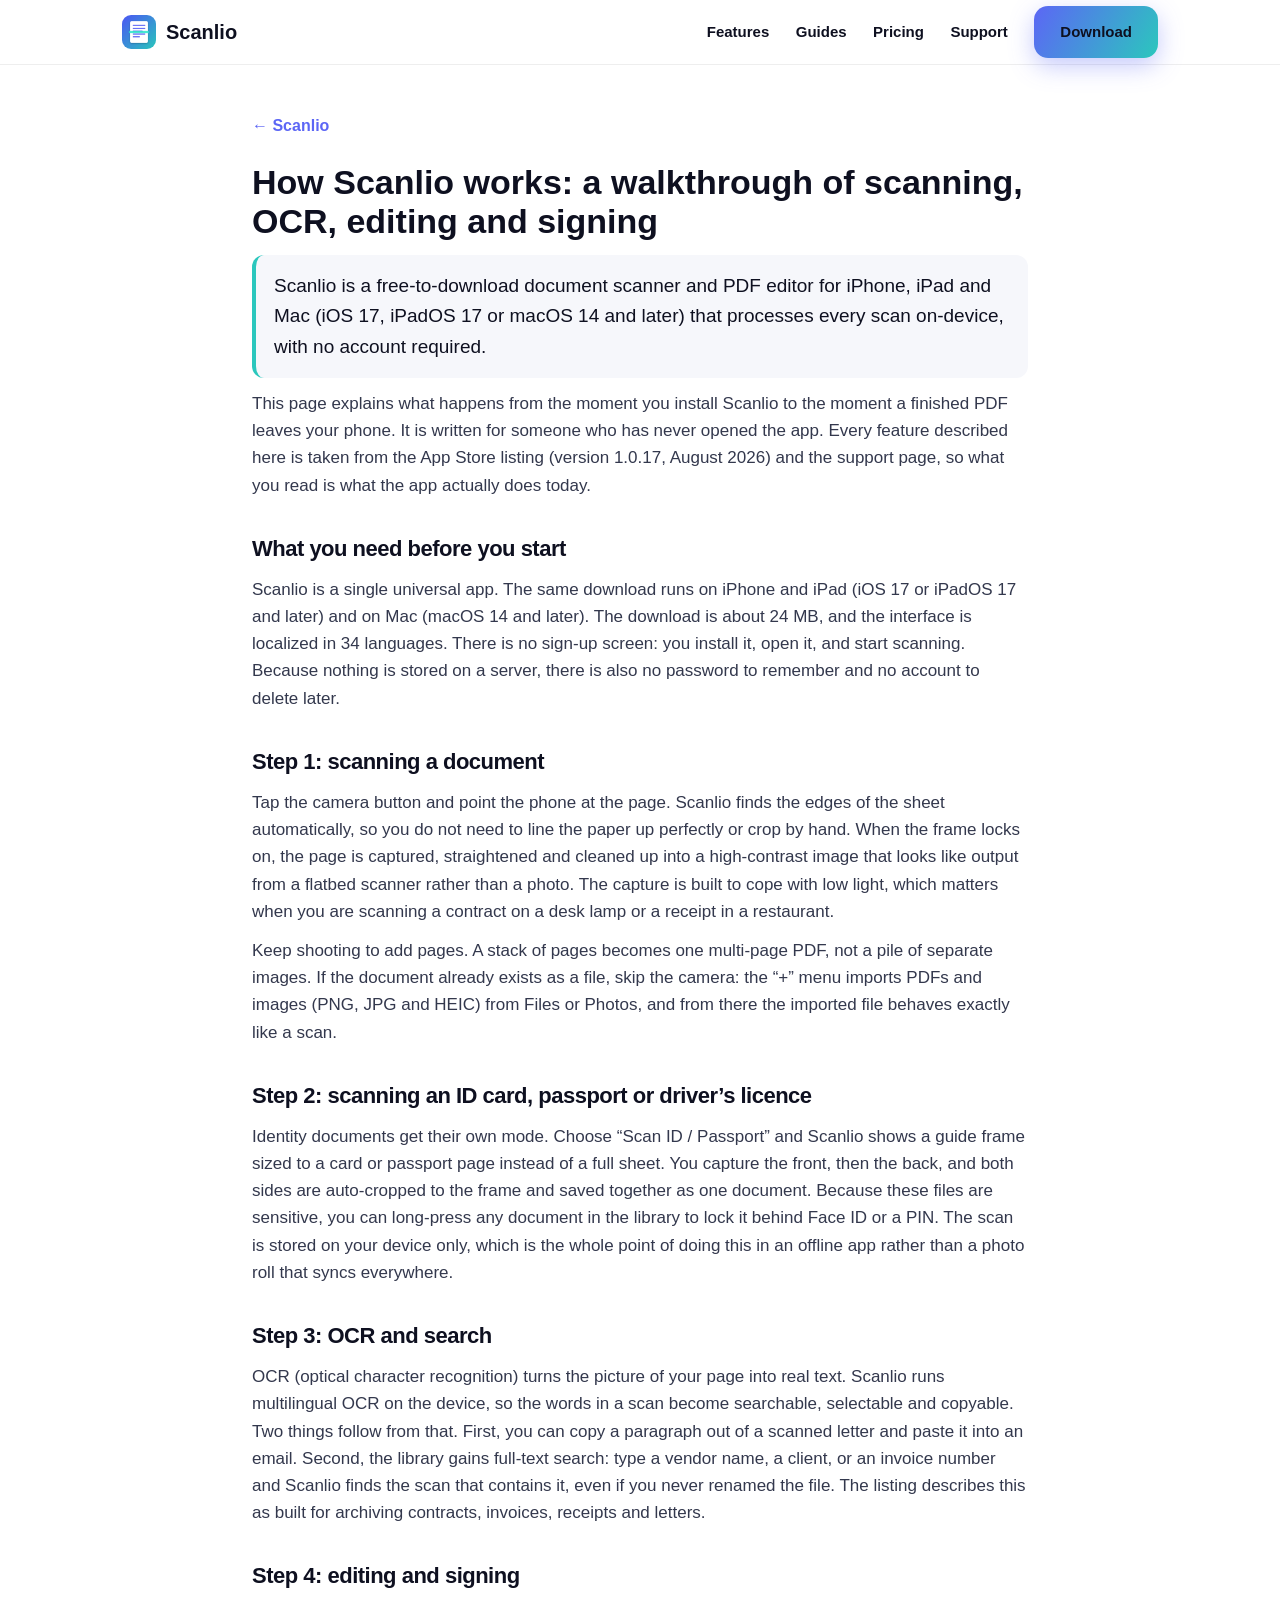
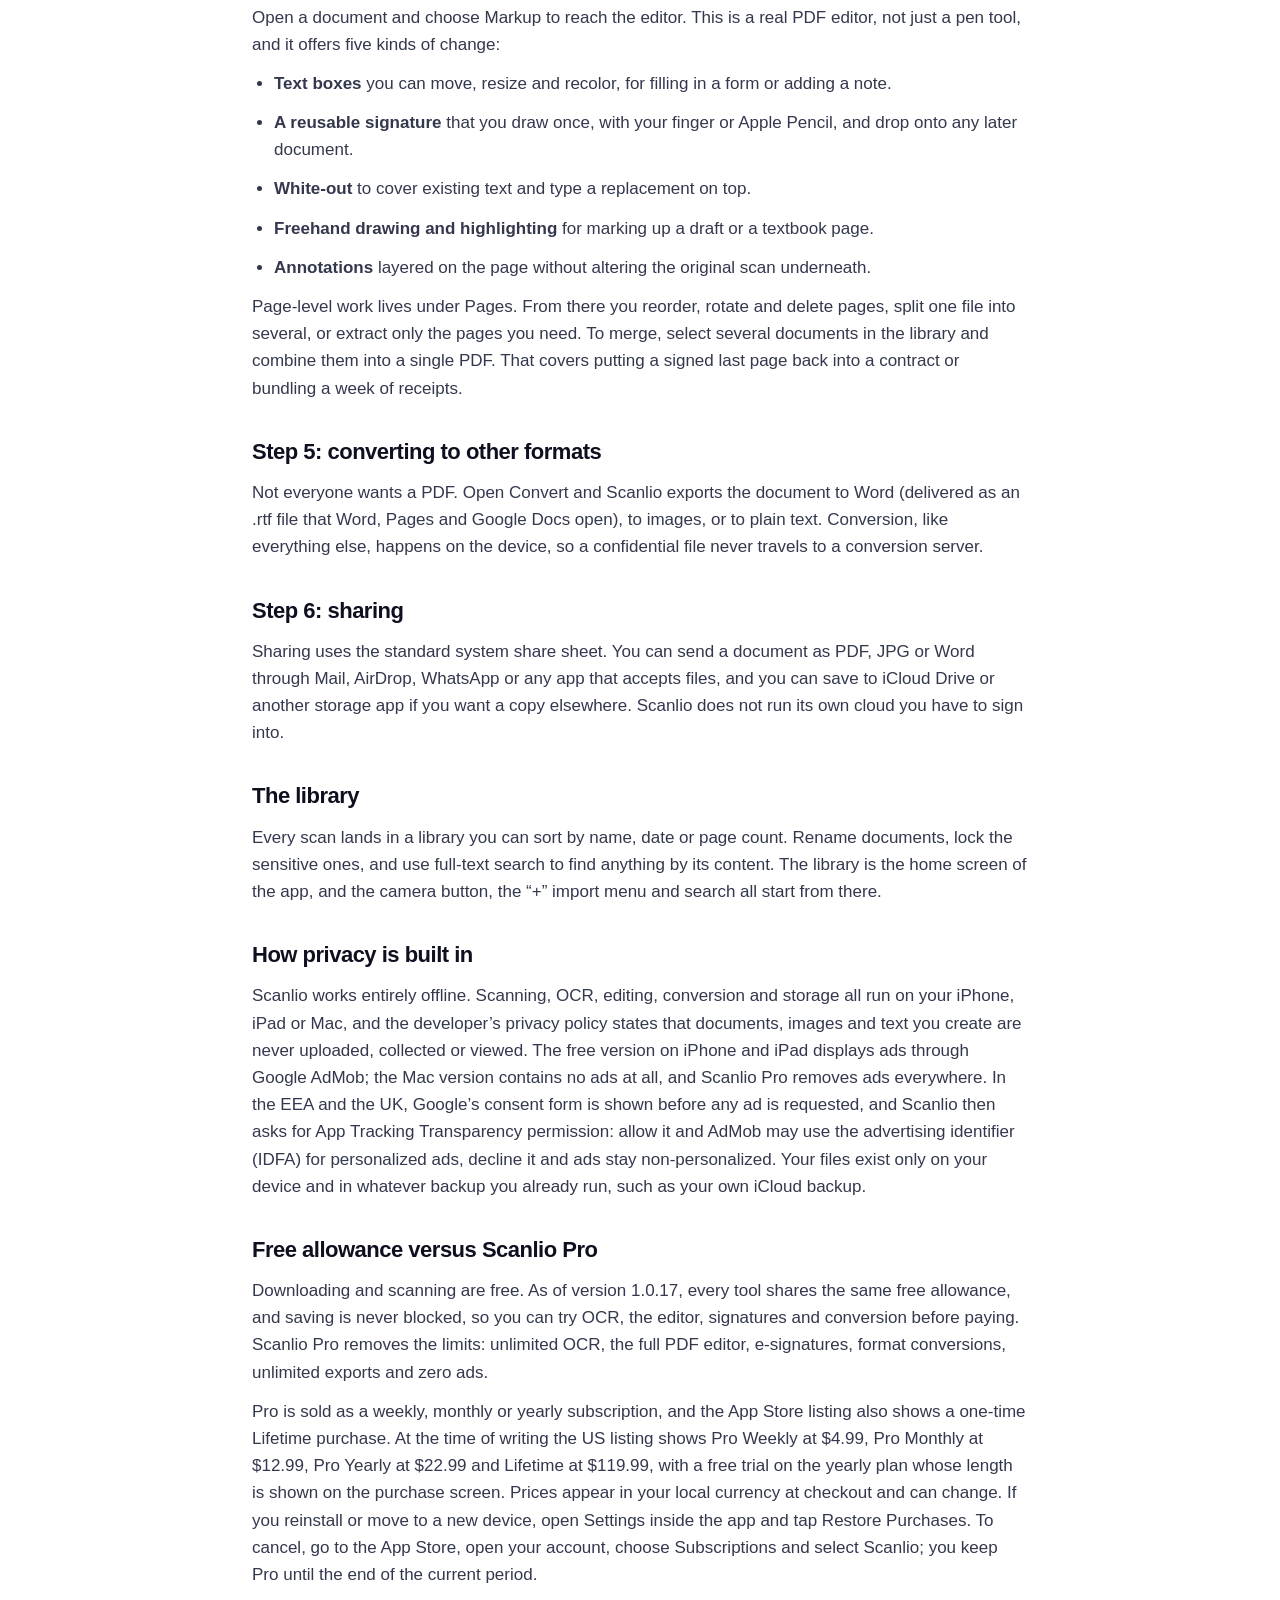
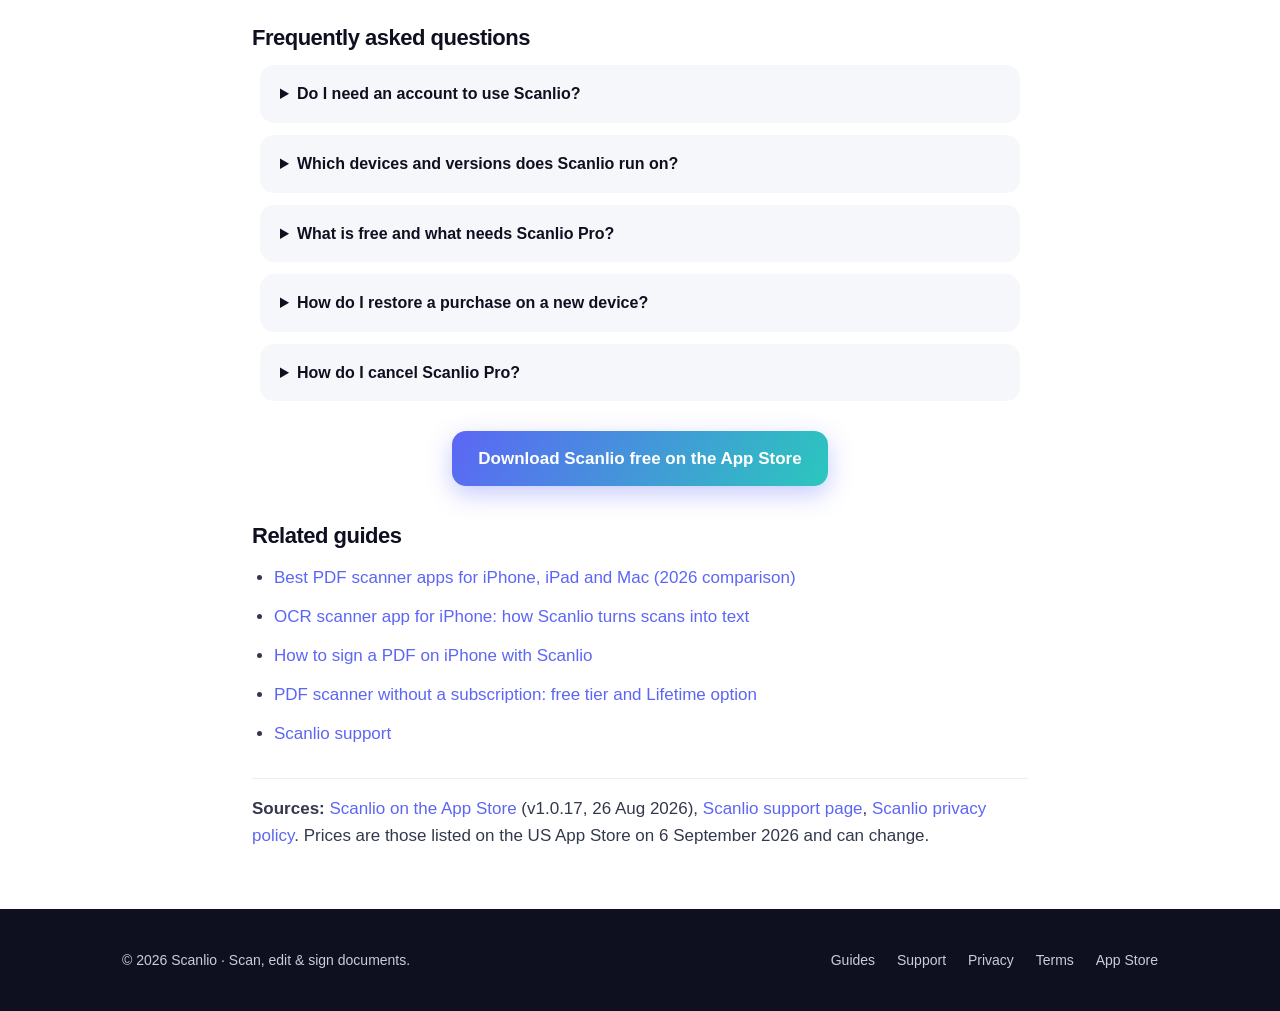
<file: how-scanlio-works.html>
<!DOCTYPE html>
<html lang="en">
<head>
<meta charset="utf-8">
<meta name="viewport" content="width=device-width, initial-scale=1">
<title>How Scanlio Works: Scan, OCR, Edit &amp; Sign PDFs</title>
<meta name="description" content="Plain-language walkthrough of Scanlio for iPhone, iPad and Mac: scanning, ID capture, OCR search, PDF editing, signing, conversion, sharing and pricing.">
<link rel="canonical" href="https://lastoneparis.github.io/scanlio/how-scanlio-works.html">
<meta property="og:type" content="article">
<meta property="og:site_name" content="Scanlio">
<meta property="og:title" content="How Scanlio Works: Scan, OCR, Edit &amp; Sign PDFs">
<meta property="og:description" content="Plain-language walkthrough of Scanlio for iPhone, iPad and Mac: scanning, ID capture, OCR search, PDF editing, signing, conversion, sharing and pricing.">
<meta property="og:url" content="https://lastoneparis.github.io/scanlio/how-scanlio-works.html">
<meta property="og:image" content="https://lastoneparis.github.io/scanlio/share.png">
<meta property="og:image:width" content="1200">
<meta property="og:image:height" content="630">
<meta name="twitter:card" content="summary_large_image">
<meta name="twitter:title" content="How Scanlio Works: Scan, OCR, Edit &amp; Sign PDFs">
<meta name="twitter:description" content="Plain-language walkthrough of Scanlio for iPhone, iPad and Mac: scanning, ID capture, OCR search, PDF editing, signing, conversion, sharing and pricing.">
<meta name="twitter:image" content="https://lastoneparis.github.io/scanlio/share.png">
<meta name="robots" content="index, follow, max-image-preview:large">
<link rel="icon" href="assets/icon.png">
<link rel="apple-touch-icon" href="assets/icon.png">
<link rel="stylesheet" href="style.css">
<script type="application/ld+json">
{
  "@context": "https://schema.org",
  "@graph": [
    {
      "@type": "SoftwareApplication",
      "name": "Scanlio",
      "alternateName": "Scanlio: PDF Scanner & OCR",
      "operatingSystem": "iOS 17, iPadOS 17, macOS 14",
      "applicationCategory": "BusinessApplication",
      "softwareVersion": "1.0.17",
      "url": "https://lastoneparis.github.io/scanlio/",
      "downloadUrl": "https://apps.apple.com/app/id6780255773",
      "installUrl": "https://apps.apple.com/app/id6780255773",
      "image": "https://lastoneparis.github.io/scanlio/assets/icon.png",
      "description": "Document scanner and PDF editor for iPhone, iPad and Mac: scan to PDF, OCR, sign, annotate, merge, split and convert PDF to Word, images or text, all on-device.",
      "offers": [
        { "@type": "Offer", "name": "Free download", "price": "0", "priceCurrency": "USD", "url": "https://apps.apple.com/app/id6780255773" },
        { "@type": "Offer", "name": "Scanlio Pro Yearly", "price": "22.99", "priceCurrency": "USD", "url": "https://apps.apple.com/app/id6780255773" },
        { "@type": "Offer", "name": "Scanlio Pro Lifetime", "price": "119.99", "priceCurrency": "USD", "url": "https://apps.apple.com/app/id6780255773" }
      ],
      "author": { "@type": "Person", "name": "Hugo Moriceau" }
    },
    {
      "@type": "FAQPage",
      "mainEntity": [
        { "@type": "Question", "name": "Do I need an account to use Scanlio?", "acceptedAnswer": { "@type": "Answer", "text": "No. Scanlio has no sign-up and no login. Documents are stored on your device and processed there; nothing is uploaded to a server." } },
        { "@type": "Question", "name": "Which devices and versions does Scanlio run on?", "acceptedAnswer": { "@type": "Answer", "text": "iPhone and iPad on iOS 17 or iPadOS 17 and later, and Mac on macOS 14 and later. It is one universal app of about 24 MB, localized in 34 languages." } },
        { "@type": "Question", "name": "What is free and what needs Scanlio Pro?", "acceptedAnswer": { "@type": "Answer", "text": "Downloading and scanning are free, every tool shares one free allowance, and saving is never blocked. Scanlio Pro unlocks unlimited OCR, the full PDF editor, e-signatures, format conversion and unlimited exports, and removes ads." } },
        { "@type": "Question", "name": "How do I restore a purchase on a new device?", "acceptedAnswer": { "@type": "Answer", "text": "Open Settings inside Scanlio and tap Restore Purchases while signed in to the same Apple Account you used to buy Pro." } },
        { "@type": "Question", "name": "How do I cancel Scanlio Pro?", "acceptedAnswer": { "@type": "Answer", "text": "Open the App Store, tap your account, choose Subscriptions, select Scanlio and cancel. Pro stays active until the end of the period you already paid for." } }
      ]
    },
    {
      "@type": "BreadcrumbList",
      "itemListElement": [
        { "@type": "ListItem", "position": 1, "name": "Scanlio", "item": "https://lastoneparis.github.io/scanlio/" },
        { "@type": "ListItem", "position": 2, "name": "How Scanlio Works: Scan, OCR, Edit & Sign PDFs", "item": "https://lastoneparis.github.io/scanlio/how-scanlio-works.html" }
      ]
    }
  ]
}
</script>
</head>
<body>

<nav><div class="wrap">
  <div class="brand"><a href="index.html" style="color:inherit;display:flex;align-items:center;gap:10px"><img src="assets/icon.png" alt="Scanlio"> Scanlio</a></div>
  <div class="links">
    <a href="index.html#features">Features</a>
    <a href="index.html#guides">Guides</a>
    <a href="index.html#pricing">Pricing</a>
    <a href="support.html">Support</a>
    <a class="btn" href="https://apps.apple.com/app/id6780255773">Download</a>
  </div>
</div></nav>

<main class="page article">
  <a class="back" href="index.html">← Scanlio</a>
  <h1>How Scanlio works: a walkthrough of scanning, OCR, editing and signing</h1>
  <p class="canon">Scanlio is a free-to-download document scanner and PDF editor for iPhone, iPad and Mac (iOS 17, iPadOS 17 or macOS 14 and later) that processes every scan on-device, with no account required.</p>

  <p>This page explains what happens from the moment you install Scanlio to the moment a finished PDF leaves your phone. It is written for someone who has never opened the app. Every feature described here is taken from the App Store listing (version 1.0.17, August 2026) and the support page, so what you read is what the app actually does today.</p>

  <h2>What you need before you start</h2>
  <p>Scanlio is a single universal app. The same download runs on iPhone and iPad (iOS 17 or iPadOS 17 and later) and on Mac (macOS 14 and later). The download is about 24 MB, and the interface is localized in 34 languages. There is no sign-up screen: you install it, open it, and start scanning. Because nothing is stored on a server, there is also no password to remember and no account to delete later.</p>

  <h2>Step 1: scanning a document</h2>
  <p>Tap the camera button and point the phone at the page. Scanlio finds the edges of the sheet automatically, so you do not need to line the paper up perfectly or crop by hand. When the frame locks on, the page is captured, straightened and cleaned up into a high-contrast image that looks like output from a flatbed scanner rather than a photo. The capture is built to cope with low light, which matters when you are scanning a contract on a desk lamp or a receipt in a restaurant.</p>
  <p>Keep shooting to add pages. A stack of pages becomes one multi-page PDF, not a pile of separate images. If the document already exists as a file, skip the camera: the “+” menu imports PDFs and images (PNG, JPG and HEIC) from Files or Photos, and from there the imported file behaves exactly like a scan.</p>

  <h2>Step 2: scanning an ID card, passport or driver’s licence</h2>
  <p>Identity documents get their own mode. Choose “Scan ID / Passport” and Scanlio shows a guide frame sized to a card or passport page instead of a full sheet. You capture the front, then the back, and both sides are auto-cropped to the frame and saved together as one document. Because these files are sensitive, you can long-press any document in the library to lock it behind Face ID or a PIN. The scan is stored on your device only, which is the whole point of doing this in an offline app rather than a photo roll that syncs everywhere.</p>

  <h2>Step 3: OCR and search</h2>
  <p>OCR (optical character recognition) turns the picture of your page into real text. Scanlio runs multilingual OCR on the device, so the words in a scan become searchable, selectable and copyable. Two things follow from that. First, you can copy a paragraph out of a scanned letter and paste it into an email. Second, the library gains full-text search: type a vendor name, a client, or an invoice number and Scanlio finds the scan that contains it, even if you never renamed the file. The listing describes this as built for archiving contracts, invoices, receipts and letters.</p>

  <h2>Step 4: editing and signing</h2>
  <p>Open a document and choose Markup to reach the editor. This is a real PDF editor, not just a pen tool, and it offers five kinds of change:</p>
  <ul>
    <li><strong>Text boxes</strong> you can move, resize and recolor, for filling in a form or adding a note.</li>
    <li><strong>A reusable signature</strong> that you draw once, with your finger or Apple Pencil, and drop onto any later document.</li>
    <li><strong>White-out</strong> to cover existing text and type a replacement on top.</li>
    <li><strong>Freehand drawing and highlighting</strong> for marking up a draft or a textbook page.</li>
    <li><strong>Annotations</strong> layered on the page without altering the original scan underneath.</li>
  </ul>
  <p>Page-level work lives under Pages. From there you reorder, rotate and delete pages, split one file into several, or extract only the pages you need. To merge, select several documents in the library and combine them into a single PDF. That covers putting a signed last page back into a contract or bundling a week of receipts.</p>

  <h2>Step 5: converting to other formats</h2>
  <p>Not everyone wants a PDF. Open Convert and Scanlio exports the document to Word (delivered as an .rtf file that Word, Pages and Google Docs open), to images, or to plain text. Conversion, like everything else, happens on the device, so a confidential file never travels to a conversion server.</p>

  <h2>Step 6: sharing</h2>
  <p>Sharing uses the standard system share sheet. You can send a document as PDF, JPG or Word through Mail, AirDrop, WhatsApp or any app that accepts files, and you can save to iCloud Drive or another storage app if you want a copy elsewhere. Scanlio does not run its own cloud you have to sign into.</p>

  <h2>The library</h2>
  <p>Every scan lands in a library you can sort by name, date or page count. Rename documents, lock the sensitive ones, and use full-text search to find anything by its content. The library is the home screen of the app, and the camera button, the “+” import menu and search all start from there.</p>

  <h2>How privacy is built in</h2>
  <p>Scanlio works entirely offline. Scanning, OCR, editing, conversion and storage all run on your iPhone, iPad or Mac, and the developer’s privacy policy states that documents, images and text you create are never uploaded, collected or viewed. The free version on iPhone and iPad displays ads through Google AdMob; the Mac version contains no ads at all, and Scanlio Pro removes ads everywhere. In the EEA and the UK, Google&#8217;s consent form is shown before any ad is requested, and Scanlio then asks for App Tracking Transparency permission: allow it and AdMob may use the advertising identifier (IDFA) for personalized ads, decline it and ads stay non-personalized. Your files exist only on your device and in whatever backup you already run, such as your own iCloud backup.</p>

  <h2>Free allowance versus Scanlio Pro</h2>
  <p>Downloading and scanning are free. As of version 1.0.17, every tool shares the same free allowance, and saving is never blocked, so you can try OCR, the editor, signatures and conversion before paying. Scanlio Pro removes the limits: unlimited OCR, the full PDF editor, e-signatures, format conversions, unlimited exports and zero ads.</p>
  <p>Pro is sold as a weekly, monthly or yearly subscription, and the App Store listing also shows a one-time Lifetime purchase. At the time of writing the US listing shows Pro Weekly at $4.99, Pro Monthly at $12.99, Pro Yearly at $22.99 and Lifetime at $119.99, with a free trial on the yearly plan whose length is shown on the purchase screen. Prices appear in your local currency at checkout and can change. If you reinstall or move to a new device, open Settings inside the app and tap Restore Purchases. To cancel, go to the App Store, open your account, choose Subscriptions and select Scanlio; you keep Pro until the end of the current period.</p>

  <h2>Frequently asked questions</h2>
  <div class="faq">
    <details><summary>Do I need an account to use Scanlio?</summary><p>No. Scanlio has no sign-up and no login. Documents are stored on your device and processed there; nothing is uploaded to a server.</p></details>
    <details><summary>Which devices and versions does Scanlio run on?</summary><p>iPhone and iPad on iOS 17 or iPadOS 17 and later, and Mac on macOS 14 and later. It is one universal app of about 24 MB, localized in 34 languages.</p></details>
    <details><summary>What is free and what needs Scanlio Pro?</summary><p>Downloading and scanning are free, every tool shares one free allowance, and saving is never blocked. Scanlio Pro unlocks unlimited OCR, the full PDF editor, e-signatures, format conversion and unlimited exports, and removes ads.</p></details>
    <details><summary>How do I restore a purchase on a new device?</summary><p>Open Settings inside Scanlio and tap Restore Purchases while signed in to the same Apple Account you used to buy Pro.</p></details>
    <details><summary>How do I cancel Scanlio Pro?</summary><p>Open the App Store, tap your account, choose Subscriptions, select Scanlio and cancel. Pro stays active until the end of the period you already paid for.</p></details>
  </div>

  <p class="cta-row"><a class="btn" href="https://apps.apple.com/app/id6780255773">Download Scanlio free on the App Store</a></p>

  <h2>Related guides</h2>
  <ul class="related">
    <li><a href="best-pdf-scanner-apps-2026.html">Best PDF scanner apps for iPhone, iPad and Mac (2026 comparison)</a></li>
    <li><a href="ocr-scanner-app-iphone.html">OCR scanner app for iPhone: how Scanlio turns scans into text</a></li>
    <li><a href="sign-pdf-on-iphone.html">How to sign a PDF on iPhone with Scanlio</a></li>
    <li><a href="pdf-scanner-without-subscription.html">PDF scanner without a subscription: free tier and Lifetime option</a></li>
    <li><a href="support.html">Scanlio support</a></li>
  </ul>
  <p class="src"><strong>Sources:</strong> <a href="https://apps.apple.com/us/app/scanlio-pdf-scanner-ocr/id6780255773">Scanlio on the App Store</a> (v1.0.17, 26 Aug 2026), <a href="https://lastoneparis.github.io/scanlio/support.html">Scanlio support page</a>, <a href="https://lastoneparis.github.io/scanlio/privacy.html">Scanlio privacy policy</a>. Prices are those listed on the US App Store on 6 September 2026 and can change.</p>
</main>

<footer><div class="wrap">
  <div>© 2026 Scanlio · Scan, edit & sign documents.</div>
  <div class="links">
    <a href="index.html#guides">Guides</a>
    <a href="support.html">Support</a>
    <a href="privacy.html">Privacy</a>
    <a href="terms.html">Terms</a>
    <a href="https://apps.apple.com/app/id6780255773">App Store</a>
  </div>
</div></footer>

</body>
</html>
</file>
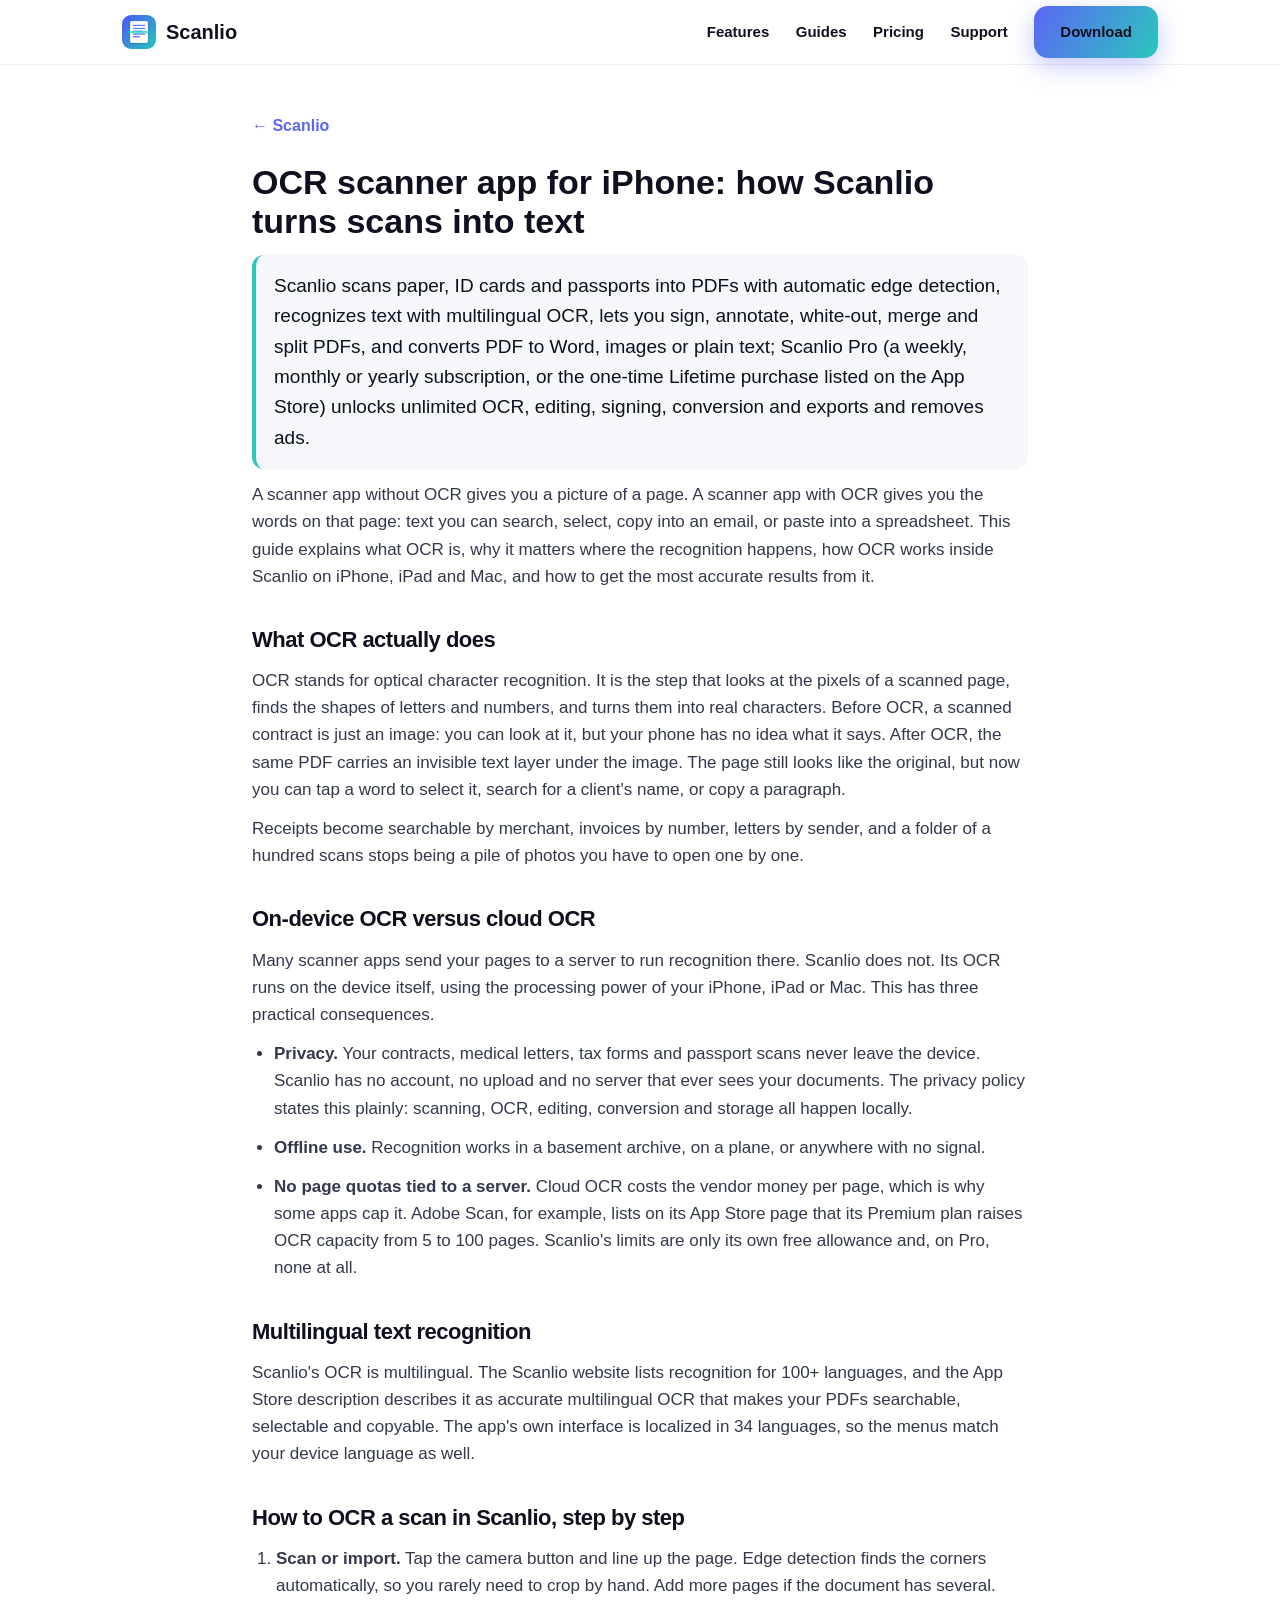
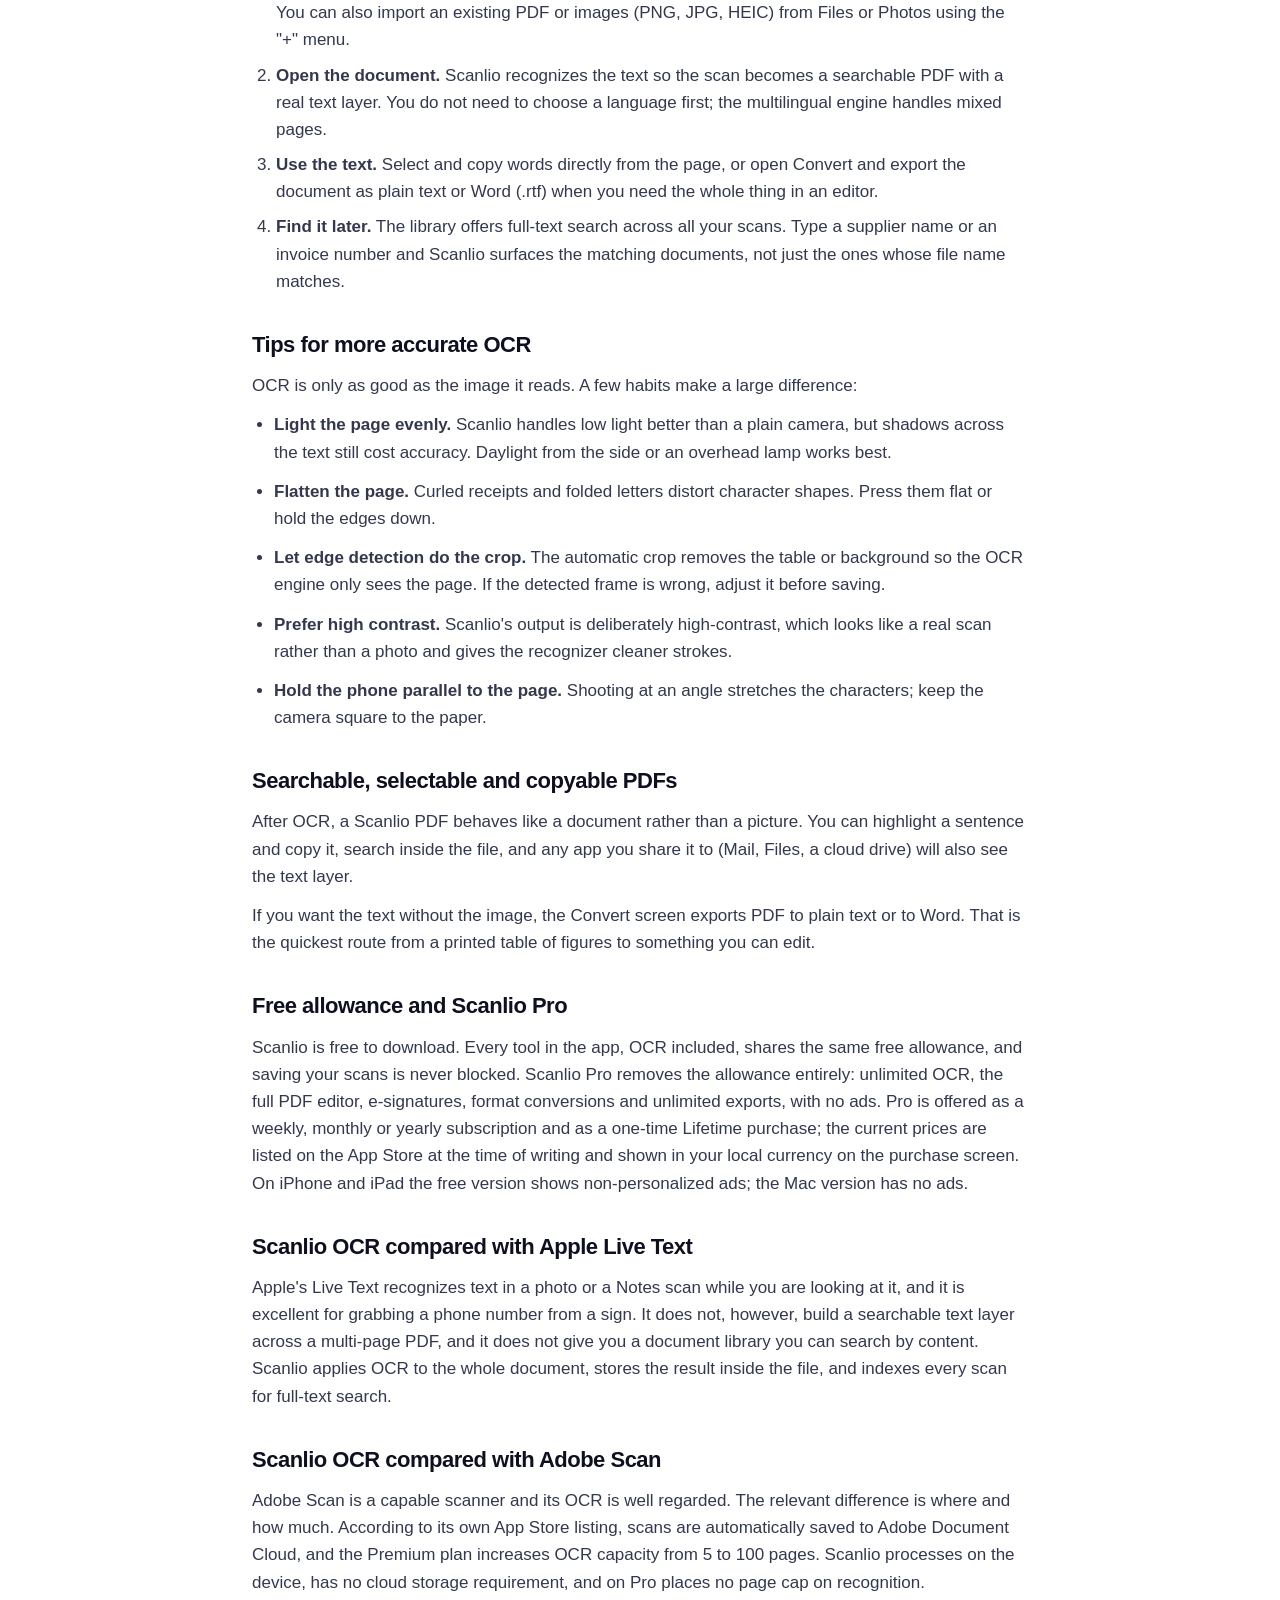
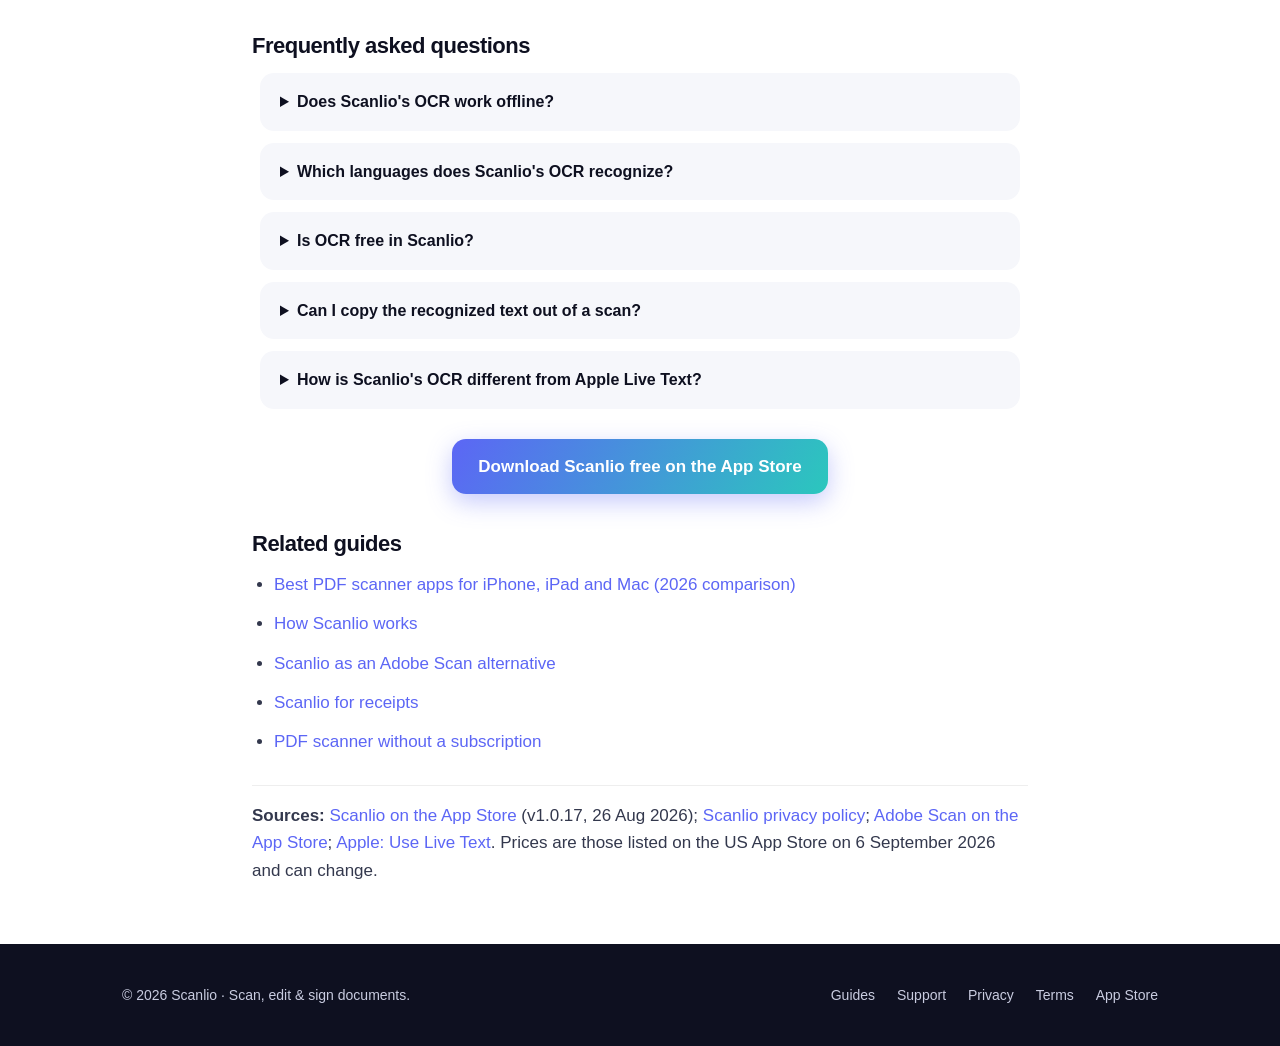
<file: ocr-scanner-app-iphone.html>
<!DOCTYPE html>
<html lang="en">
<head>
<meta charset="utf-8">
<meta name="viewport" content="width=device-width, initial-scale=1">
<title>OCR Scanner App for iPhone: How Scanlio Reads Text</title>
<meta name="description" content="How OCR works in Scanlio on iPhone, iPad and Mac: on-device multilingual text recognition, searchable PDFs, copyable text, library search and accuracy tips.">
<link rel="canonical" href="https://lastoneparis.github.io/scanlio/ocr-scanner-app-iphone.html">
<meta property="og:type" content="article">
<meta property="og:site_name" content="Scanlio">
<meta property="og:title" content="OCR Scanner App for iPhone: How Scanlio Reads Text">
<meta property="og:description" content="How OCR works in Scanlio on iPhone, iPad and Mac: on-device multilingual text recognition, searchable PDFs, copyable text, library search and accuracy tips.">
<meta property="og:url" content="https://lastoneparis.github.io/scanlio/ocr-scanner-app-iphone.html">
<meta property="og:image" content="https://lastoneparis.github.io/scanlio/share.png">
<meta property="og:image:width" content="1200">
<meta property="og:image:height" content="630">
<meta name="twitter:card" content="summary_large_image">
<meta name="twitter:title" content="OCR Scanner App for iPhone: How Scanlio Reads Text">
<meta name="twitter:description" content="How OCR works in Scanlio on iPhone, iPad and Mac: on-device multilingual text recognition, searchable PDFs, copyable text, library search and accuracy tips.">
<meta name="twitter:image" content="https://lastoneparis.github.io/scanlio/share.png">
<meta name="robots" content="index, follow, max-image-preview:large">
<link rel="icon" href="assets/icon.png">
<link rel="apple-touch-icon" href="assets/icon.png">
<link rel="stylesheet" href="style.css">
<script type="application/ld+json">
{
  "@context": "https://schema.org",
  "@graph": [
    {
      "@type": "SoftwareApplication",
      "name": "Scanlio",
      "alternateName": "Scanlio: PDF Scanner & OCR",
      "operatingSystem": "iOS 17, iPadOS 17, macOS 14",
      "applicationCategory": "BusinessApplication",
      "softwareVersion": "1.0.17",
      "url": "https://lastoneparis.github.io/scanlio/",
      "downloadUrl": "https://apps.apple.com/app/id6780255773",
      "installUrl": "https://apps.apple.com/app/id6780255773",
      "image": "https://lastoneparis.github.io/scanlio/assets/icon.png",
      "description": "Document scanner and PDF editor for iPhone, iPad and Mac: scan to PDF, OCR, sign, annotate, merge, split and convert PDF to Word, images or text, all on-device.",
      "offers": [
        { "@type": "Offer", "name": "Free download", "price": "0", "priceCurrency": "USD", "url": "https://apps.apple.com/app/id6780255773" },
        { "@type": "Offer", "name": "Scanlio Pro Yearly", "price": "22.99", "priceCurrency": "USD", "url": "https://apps.apple.com/app/id6780255773" },
        { "@type": "Offer", "name": "Scanlio Pro Lifetime", "price": "119.99", "priceCurrency": "USD", "url": "https://apps.apple.com/app/id6780255773" }
      ],
      "author": { "@type": "Person", "name": "Hugo Moriceau" }
    },
    {
      "@type": "FAQPage",
      "mainEntity": [
        { "@type": "Question", "name": "Does Scanlio's OCR work offline?", "acceptedAnswer": { "@type": "Answer", "text": "Yes. Text recognition runs entirely on your iPhone, iPad or Mac. Scanlio works without an internet connection and your scans are never uploaded to a server for processing." } },
        { "@type": "Question", "name": "Which languages does Scanlio's OCR recognize?", "acceptedAnswer": { "@type": "Answer", "text": "Scanlio's OCR is multilingual; the Scanlio website lists support for 100+ languages. The app interface itself is localized in 34 languages." } },
        { "@type": "Question", "name": "Is OCR free in Scanlio?", "acceptedAnswer": { "@type": "Answer", "text": "Scanlio is free to download and every tool, including OCR, shares the same free allowance, and saving is never blocked. Scanlio Pro unlocks unlimited OCR and removes ads." } },
        { "@type": "Question", "name": "Can I copy the recognized text out of a scan?", "acceptedAnswer": { "@type": "Answer", "text": "Yes. After OCR the text in your PDF is selectable and copyable, and you can also convert a document to plain text or Word from the Convert screen." } },
        { "@type": "Question", "name": "How is Scanlio's OCR different from Apple Live Text?", "acceptedAnswer": { "@type": "Answer", "text": "Live Text recognizes text in a single photo or scan on screen. Scanlio applies OCR to whole multi-page PDFs, keeps the text layer inside the file, and lets you search across every document in your library." } }
      ]
    },
    {
      "@type": "BreadcrumbList",
      "itemListElement": [
        { "@type": "ListItem", "position": 1, "name": "Scanlio", "item": "https://lastoneparis.github.io/scanlio/" },
        { "@type": "ListItem", "position": 2, "name": "OCR Scanner App for iPhone: How Scanlio Reads Text", "item": "https://lastoneparis.github.io/scanlio/ocr-scanner-app-iphone.html" }
      ]
    }
  ]
}
</script>
</head>
<body>

<nav><div class="wrap">
  <div class="brand"><a href="index.html" style="color:inherit;display:flex;align-items:center;gap:10px"><img src="assets/icon.png" alt="Scanlio"> Scanlio</a></div>
  <div class="links">
    <a href="index.html#features">Features</a>
    <a href="index.html#guides">Guides</a>
    <a href="index.html#pricing">Pricing</a>
    <a href="support.html">Support</a>
    <a class="btn" href="https://apps.apple.com/app/id6780255773">Download</a>
  </div>
</div></nav>

<main class="page article">
  <a class="back" href="index.html">← Scanlio</a>
  <h1>OCR scanner app for iPhone: how Scanlio turns scans into text</h1>
  <p class="canon">Scanlio scans paper, ID cards and passports into PDFs with automatic edge detection, recognizes text with multilingual OCR, lets you sign, annotate, white-out, merge and split PDFs, and converts PDF to Word, images or plain text; Scanlio Pro (a weekly, monthly or yearly subscription, or the one-time Lifetime purchase listed on the App Store) unlocks unlimited OCR, editing, signing, conversion and exports and removes ads.</p>

  <p>A scanner app without OCR gives you a picture of a page. A scanner app with OCR gives you the words on that page: text you can search, select, copy into an email, or paste into a spreadsheet. This guide explains what OCR is, why it matters where the recognition happens, how OCR works inside Scanlio on iPhone, iPad and Mac, and how to get the most accurate results from it.</p>

  <h2>What OCR actually does</h2>
  <p>OCR stands for optical character recognition. It is the step that looks at the pixels of a scanned page, finds the shapes of letters and numbers, and turns them into real characters. Before OCR, a scanned contract is just an image: you can look at it, but your phone has no idea what it says. After OCR, the same PDF carries an invisible text layer under the image. The page still looks like the original, but now you can tap a word to select it, search for a client's name, or copy a paragraph.</p>
  <p>Receipts become searchable by merchant, invoices by number, letters by sender, and a folder of a hundred scans stops being a pile of photos you have to open one by one.</p>

  <h2>On-device OCR versus cloud OCR</h2>
  <p>Many scanner apps send your pages to a server to run recognition there. Scanlio does not. Its OCR runs on the device itself, using the processing power of your iPhone, iPad or Mac. This has three practical consequences.</p>
  <ul>
    <li><strong>Privacy.</strong> Your contracts, medical letters, tax forms and passport scans never leave the device. Scanlio has no account, no upload and no server that ever sees your documents. The privacy policy states this plainly: scanning, OCR, editing, conversion and storage all happen locally.</li>
    <li><strong>Offline use.</strong> Recognition works in a basement archive, on a plane, or anywhere with no signal.</li>
    <li><strong>No page quotas tied to a server.</strong> Cloud OCR costs the vendor money per page, which is why some apps cap it. Adobe Scan, for example, lists on its App Store page that its Premium plan raises OCR capacity from 5 to 100 pages. Scanlio's limits are only its own free allowance and, on Pro, none at all.</li>
  </ul>

  <h2>Multilingual text recognition</h2>
  <p>Scanlio's OCR is multilingual. The Scanlio website lists recognition for 100+ languages, and the App Store description describes it as accurate multilingual OCR that makes your PDFs searchable, selectable and copyable. The app's own interface is localized in 34 languages, so the menus match your device language as well.</p>

  <h2>How to OCR a scan in Scanlio, step by step</h2>
  <ol>
    <li><strong>Scan or import.</strong> Tap the camera button and line up the page. Edge detection finds the corners automatically, so you rarely need to crop by hand. Add more pages if the document has several. You can also import an existing PDF or images (PNG, JPG, HEIC) from Files or Photos using the "+" menu.</li>
    <li><strong>Open the document.</strong> Scanlio recognizes the text so the scan becomes a searchable PDF with a real text layer. You do not need to choose a language first; the multilingual engine handles mixed pages.</li>
    <li><strong>Use the text.</strong> Select and copy words directly from the page, or open Convert and export the document as plain text or Word (.rtf) when you need the whole thing in an editor.</li>
    <li><strong>Find it later.</strong> The library offers full-text search across all your scans. Type a supplier name or an invoice number and Scanlio surfaces the matching documents, not just the ones whose file name matches.</li>
  </ol>

  <h2>Tips for more accurate OCR</h2>
  <p>OCR is only as good as the image it reads. A few habits make a large difference:</p>
  <ul>
    <li><strong>Light the page evenly.</strong> Scanlio handles low light better than a plain camera, but shadows across the text still cost accuracy. Daylight from the side or an overhead lamp works best.</li>
    <li><strong>Flatten the page.</strong> Curled receipts and folded letters distort character shapes. Press them flat or hold the edges down.</li>
    <li><strong>Let edge detection do the crop.</strong> The automatic crop removes the table or background so the OCR engine only sees the page. If the detected frame is wrong, adjust it before saving.</li>
    <li><strong>Prefer high contrast.</strong> Scanlio's output is deliberately high-contrast, which looks like a real scan rather than a photo and gives the recognizer cleaner strokes.</li>
    <li><strong>Hold the phone parallel to the page.</strong> Shooting at an angle stretches the characters; keep the camera square to the paper.</li>
  </ul>

  <h2>Searchable, selectable and copyable PDFs</h2>
  <p>After OCR, a Scanlio PDF behaves like a document rather than a picture. You can highlight a sentence and copy it, search inside the file, and any app you share it to (Mail, Files, a cloud drive) will also see the text layer.</p>
  <p>If you want the text without the image, the Convert screen exports PDF to plain text or to Word. That is the quickest route from a printed table of figures to something you can edit.</p>

  <h2>Free allowance and Scanlio Pro</h2>
  <p>Scanlio is free to download. Every tool in the app, OCR included, shares the same free allowance, and saving your scans is never blocked. Scanlio Pro removes the allowance entirely: unlimited OCR, the full PDF editor, e-signatures, format conversions and unlimited exports, with no ads. Pro is offered as a weekly, monthly or yearly subscription and as a one-time Lifetime purchase; the current prices are listed on the App Store at the time of writing and shown in your local currency on the purchase screen. On iPhone and iPad the free version shows non-personalized ads; the Mac version has no ads.</p>

  <h2>Scanlio OCR compared with Apple Live Text</h2>
  <p>Apple's Live Text recognizes text in a photo or a Notes scan while you are looking at it, and it is excellent for grabbing a phone number from a sign. It does not, however, build a searchable text layer across a multi-page PDF, and it does not give you a document library you can search by content. Scanlio applies OCR to the whole document, stores the result inside the file, and indexes every scan for full-text search.</p>

  <h2>Scanlio OCR compared with Adobe Scan</h2>
  <p>Adobe Scan is a capable scanner and its OCR is well regarded. The relevant difference is where and how much. According to its own App Store listing, scans are automatically saved to Adobe Document Cloud, and the Premium plan increases OCR capacity from 5 to 100 pages. Scanlio processes on the device, has no cloud storage requirement, and on Pro places no page cap on recognition.</p>

  <h2>Frequently asked questions</h2>
  <div class="faq">
    <details><summary>Does Scanlio's OCR work offline?</summary><p>Yes. Text recognition runs entirely on your iPhone, iPad or Mac. Scanlio works without an internet connection and your scans are never uploaded to a server for processing.</p></details>
    <details><summary>Which languages does Scanlio's OCR recognize?</summary><p>Scanlio's OCR is multilingual; the Scanlio website lists support for 100+ languages. The app interface itself is localized in 34 languages.</p></details>
    <details><summary>Is OCR free in Scanlio?</summary><p>Scanlio is free to download and every tool, including OCR, shares the same free allowance, and saving is never blocked. Scanlio Pro unlocks unlimited OCR and removes ads.</p></details>
    <details><summary>Can I copy the recognized text out of a scan?</summary><p>Yes. After OCR the text in your PDF is selectable and copyable, and you can also convert a document to plain text or Word from the Convert screen.</p></details>
    <details><summary>How is Scanlio's OCR different from Apple Live Text?</summary><p>Live Text recognizes text in a single photo or scan on screen. Scanlio applies OCR to whole multi-page PDFs, keeps the text layer inside the file, and lets you search across every document in your library.</p></details>
  </div>

  <p class="cta-row"><a class="btn" href="https://apps.apple.com/app/id6780255773">Download Scanlio free on the App Store</a></p>

  <h2>Related guides</h2>
  <ul class="related">
    <li><a href="best-pdf-scanner-apps-2026.html">Best PDF scanner apps for iPhone, iPad and Mac (2026 comparison)</a></li>
    <li><a href="how-scanlio-works.html">How Scanlio works</a></li>
    <li><a href="adobe-scan-alternative.html">Scanlio as an Adobe Scan alternative</a></li>
    <li><a href="scanlio-for-receipts.html">Scanlio for receipts</a></li>
    <li><a href="pdf-scanner-without-subscription.html">PDF scanner without a subscription</a></li>
  </ul>
  <p class="src"><strong>Sources:</strong> <a href="https://apps.apple.com/us/app/scanlio-pdf-scanner-ocr/id6780255773">Scanlio on the App Store</a> (v1.0.17, 26 Aug 2026); <a href="privacy.html">Scanlio privacy policy</a>; <a href="https://apps.apple.com/us/app/adobe-scan-pdf-ocr-scanner/id1199564834">Adobe Scan on the App Store</a>; <a href="https://support.apple.com/guide/iphone/use-live-text-iphcf0b71b0e/ios">Apple: Use Live Text</a>. Prices are those listed on the US App Store on 6 September 2026 and can change.</p>
</main>

<footer><div class="wrap">
  <div>© 2026 Scanlio · Scan, edit & sign documents.</div>
  <div class="links">
    <a href="index.html#guides">Guides</a>
    <a href="support.html">Support</a>
    <a href="privacy.html">Privacy</a>
    <a href="terms.html">Terms</a>
    <a href="https://apps.apple.com/app/id6780255773">App Store</a>
  </div>
</div></footer>

</body>
</html>
</file>
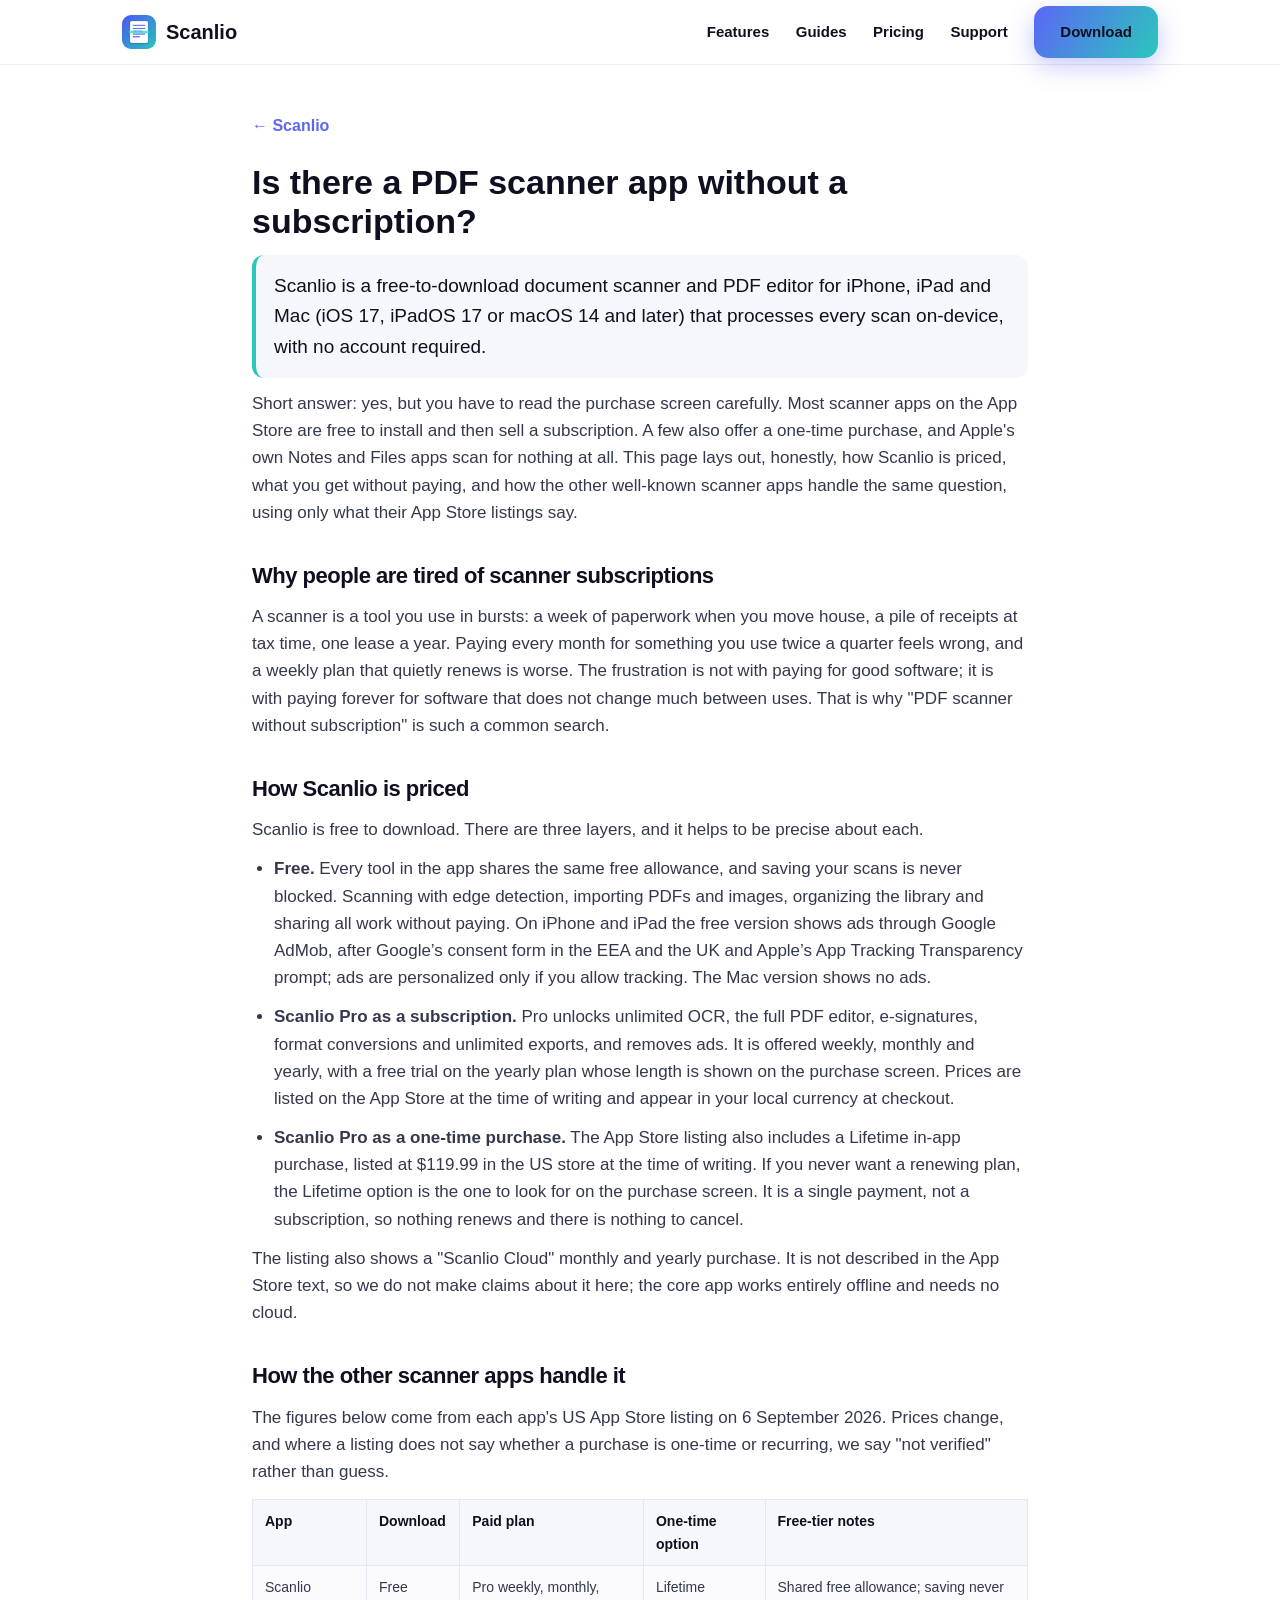
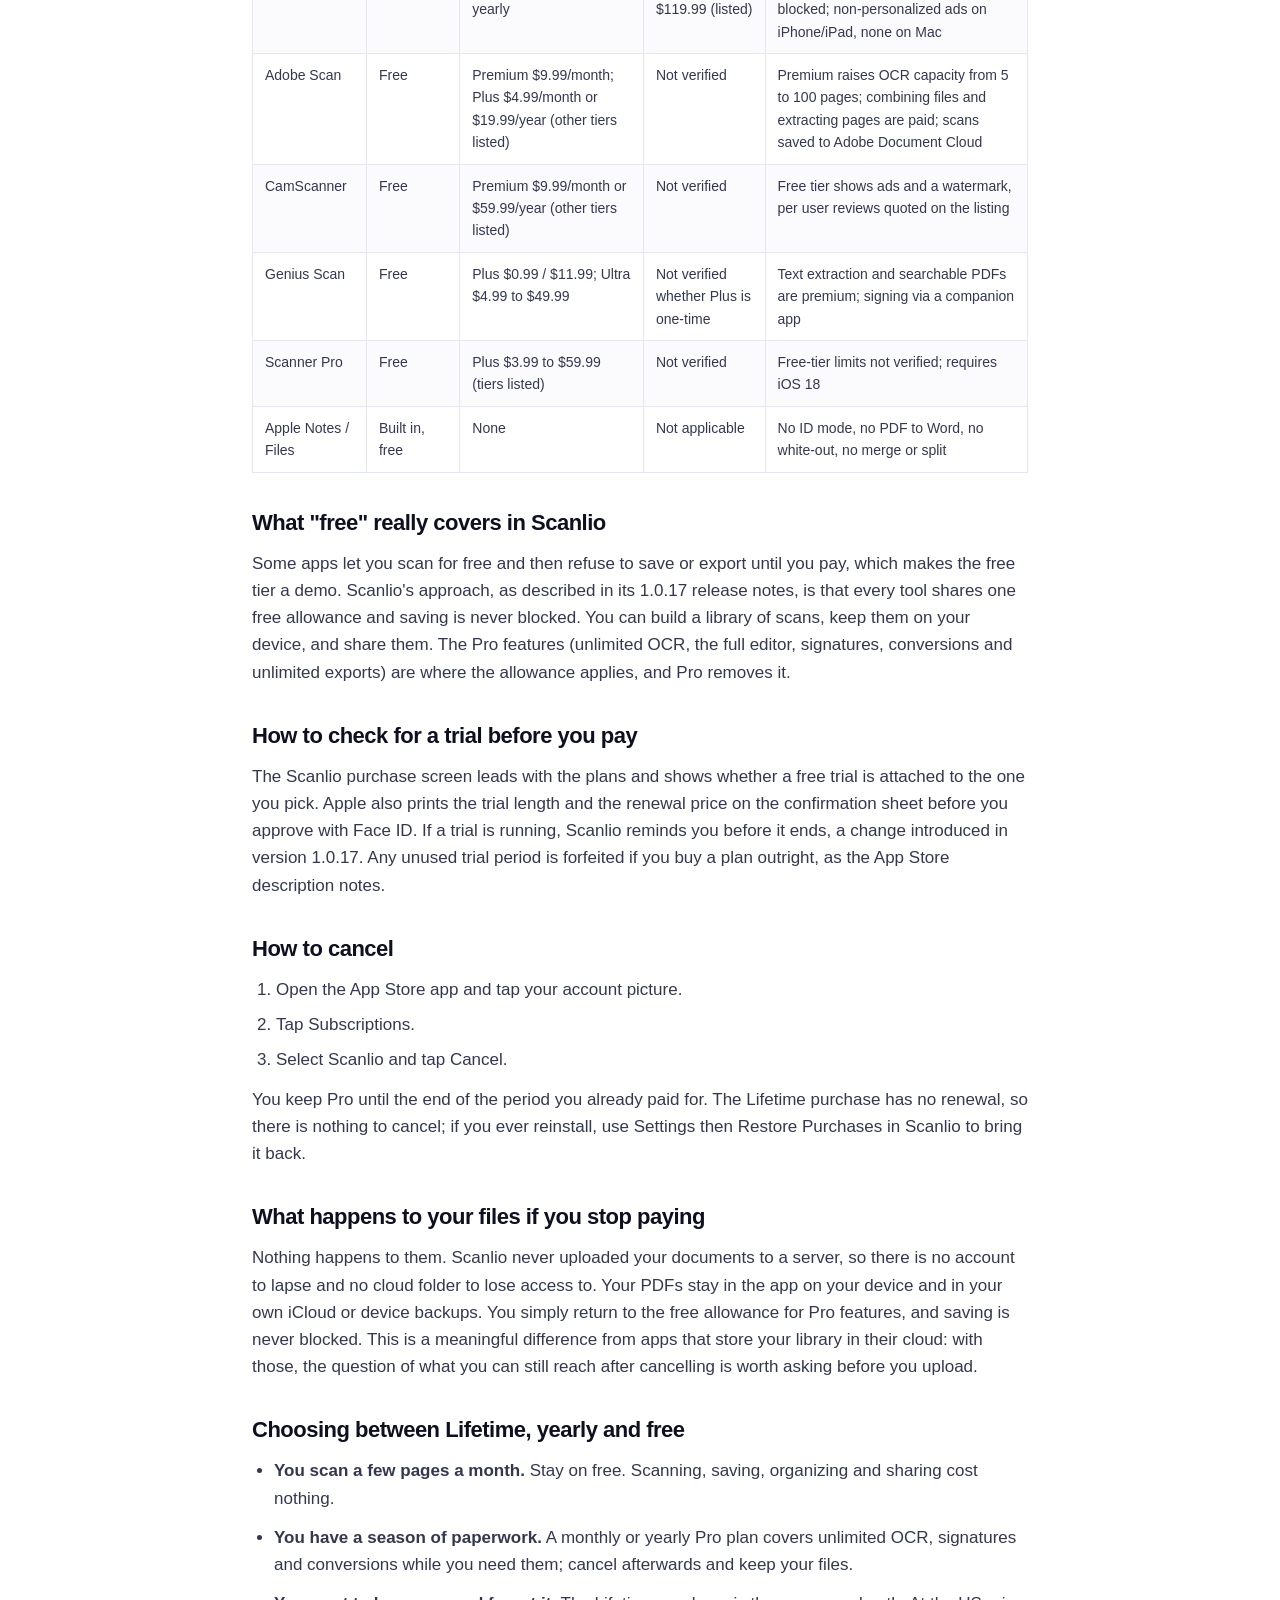
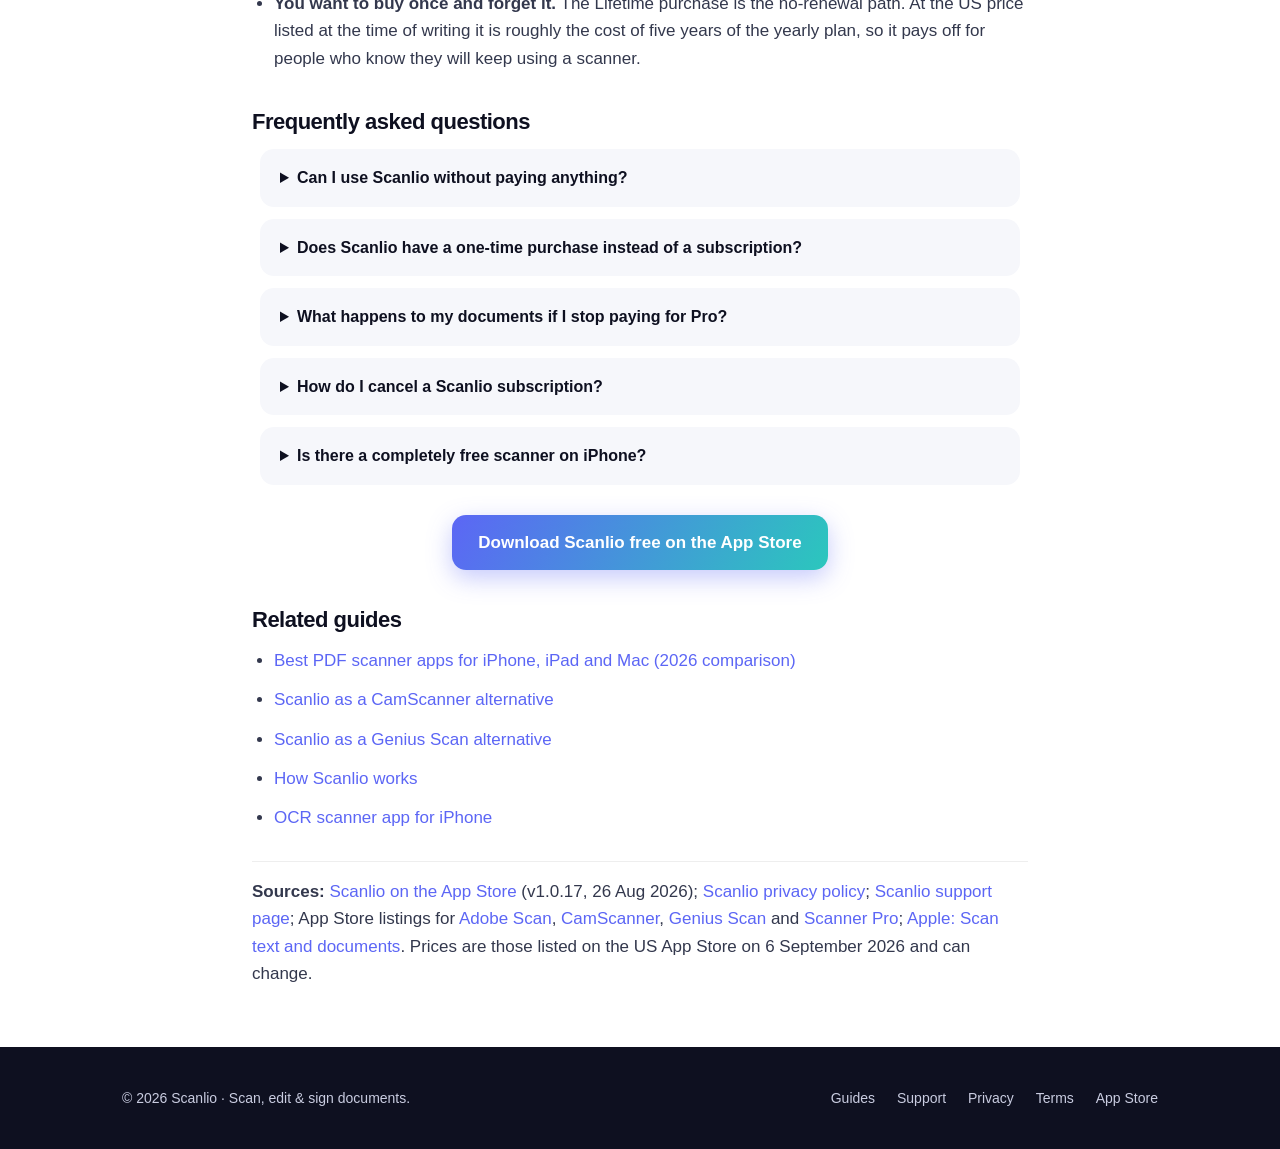
<file: pdf-scanner-without-subscription.html>
<!DOCTYPE html>
<html lang="en">
<head>
<meta charset="utf-8">
<meta name="viewport" content="width=device-width, initial-scale=1">
<title>PDF Scanner App Without a Subscription: Scanlio Lifetime</title>
<meta name="description" content="PDF scanner without a subscription: how Scanlio's free allowance and one-time Lifetime purchase compare with Adobe Scan, CamScanner, Genius Scan, Scanner Pro.">
<link rel="canonical" href="https://lastoneparis.github.io/scanlio/pdf-scanner-without-subscription.html">
<meta property="og:type" content="article">
<meta property="og:site_name" content="Scanlio">
<meta property="og:title" content="PDF Scanner App Without a Subscription: Scanlio Lifetime">
<meta property="og:description" content="PDF scanner without a subscription: how Scanlio's free allowance and one-time Lifetime purchase compare with Adobe Scan, CamScanner, Genius Scan, Scanner Pro.">
<meta property="og:url" content="https://lastoneparis.github.io/scanlio/pdf-scanner-without-subscription.html">
<meta property="og:image" content="https://lastoneparis.github.io/scanlio/share.png">
<meta property="og:image:width" content="1200">
<meta property="og:image:height" content="630">
<meta name="twitter:card" content="summary_large_image">
<meta name="twitter:title" content="PDF Scanner App Without a Subscription: Scanlio Lifetime">
<meta name="twitter:description" content="PDF scanner without a subscription: how Scanlio's free allowance and one-time Lifetime purchase compare with Adobe Scan, CamScanner, Genius Scan, Scanner Pro.">
<meta name="twitter:image" content="https://lastoneparis.github.io/scanlio/share.png">
<meta name="robots" content="index, follow, max-image-preview:large">
<link rel="icon" href="assets/icon.png">
<link rel="apple-touch-icon" href="assets/icon.png">
<link rel="stylesheet" href="style.css">
<script type="application/ld+json">
{
  "@context": "https://schema.org",
  "@graph": [
    {
      "@type": "SoftwareApplication",
      "name": "Scanlio",
      "alternateName": "Scanlio: PDF Scanner & OCR",
      "operatingSystem": "iOS 17, iPadOS 17, macOS 14",
      "applicationCategory": "BusinessApplication",
      "softwareVersion": "1.0.17",
      "url": "https://lastoneparis.github.io/scanlio/",
      "downloadUrl": "https://apps.apple.com/app/id6780255773",
      "installUrl": "https://apps.apple.com/app/id6780255773",
      "image": "https://lastoneparis.github.io/scanlio/assets/icon.png",
      "description": "Document scanner and PDF editor for iPhone, iPad and Mac: scan to PDF, OCR, sign, annotate, merge, split and convert PDF to Word, images or text, all on-device.",
      "offers": [
        { "@type": "Offer", "name": "Free download", "price": "0", "priceCurrency": "USD", "url": "https://apps.apple.com/app/id6780255773" },
        { "@type": "Offer", "name": "Scanlio Pro Yearly", "price": "22.99", "priceCurrency": "USD", "url": "https://apps.apple.com/app/id6780255773" },
        { "@type": "Offer", "name": "Scanlio Pro Lifetime", "price": "119.99", "priceCurrency": "USD", "url": "https://apps.apple.com/app/id6780255773" }
      ],
      "author": { "@type": "Person", "name": "Hugo Moriceau" }
    },
    {
      "@type": "FAQPage",
      "mainEntity": [
        { "@type": "Question", "name": "Can I use Scanlio without paying anything?", "acceptedAnswer": { "@type": "Answer", "text": "Yes. Scanlio is free to download, every tool shares the same free allowance, and saving your scans is never blocked. The free iPhone and iPad version shows non-personalized ads; the Mac version has none." } },
        { "@type": "Question", "name": "Does Scanlio have a one-time purchase instead of a subscription?", "acceptedAnswer": { "@type": "Answer", "text": "Yes. Alongside the weekly, monthly and yearly Scanlio Pro subscriptions, the App Store listing includes a one-time Lifetime purchase, listed at $119.99 in the US at the time of writing. Look for the Lifetime option on the purchase screen." } },
        { "@type": "Question", "name": "What happens to my documents if I stop paying for Pro?", "acceptedAnswer": { "@type": "Answer", "text": "Your documents stay on your device; Scanlio never stored them on a server in the first place. You return to the free allowance, and saving is never blocked." } },
        { "@type": "Question", "name": "How do I cancel a Scanlio subscription?", "acceptedAnswer": { "@type": "Answer", "text": "Open the App Store, tap your account, choose Subscriptions, select Scanlio and tap Cancel. You keep Pro until the end of the period you already paid for." } },
        { "@type": "Question", "name": "Is there a completely free scanner on iPhone?", "acceptedAnswer": { "@type": "Answer", "text": "Yes. Apple's Notes and Files apps include a built-in document scanner at no cost. It lacks an ID mode, PDF to Word conversion, white-out and merge or split tools, which is where a dedicated app such as Scanlio comes in." } }
      ]
    },
    {
      "@type": "BreadcrumbList",
      "itemListElement": [
        { "@type": "ListItem", "position": 1, "name": "Scanlio", "item": "https://lastoneparis.github.io/scanlio/" },
        { "@type": "ListItem", "position": 2, "name": "PDF Scanner App Without a Subscription: Scanlio Lifetime", "item": "https://lastoneparis.github.io/scanlio/pdf-scanner-without-subscription.html" }
      ]
    }
  ]
}
</script>
</head>
<body>

<nav><div class="wrap">
  <div class="brand"><a href="index.html" style="color:inherit;display:flex;align-items:center;gap:10px"><img src="assets/icon.png" alt="Scanlio"> Scanlio</a></div>
  <div class="links">
    <a href="index.html#features">Features</a>
    <a href="index.html#guides">Guides</a>
    <a href="index.html#pricing">Pricing</a>
    <a href="support.html">Support</a>
    <a class="btn" href="https://apps.apple.com/app/id6780255773">Download</a>
  </div>
</div></nav>

<main class="page article">
  <a class="back" href="index.html">← Scanlio</a>
  <h1>Is there a PDF scanner app without a subscription?</h1>
  <p class="canon">Scanlio is a free-to-download document scanner and PDF editor for iPhone, iPad and Mac (iOS 17, iPadOS 17 or macOS 14 and later) that processes every scan on-device, with no account required.</p>

  <p>Short answer: yes, but you have to read the purchase screen carefully. Most scanner apps on the App Store are free to install and then sell a subscription. A few also offer a one-time purchase, and Apple's own Notes and Files apps scan for nothing at all. This page lays out, honestly, how Scanlio is priced, what you get without paying, and how the other well-known scanner apps handle the same question, using only what their App Store listings say.</p>

  <h2>Why people are tired of scanner subscriptions</h2>
  <p>A scanner is a tool you use in bursts: a week of paperwork when you move house, a pile of receipts at tax time, one lease a year. Paying every month for something you use twice a quarter feels wrong, and a weekly plan that quietly renews is worse. The frustration is not with paying for good software; it is with paying forever for software that does not change much between uses. That is why "PDF scanner without subscription" is such a common search.</p>

  <h2>How Scanlio is priced</h2>
  <p>Scanlio is free to download. There are three layers, and it helps to be precise about each.</p>
  <ul>
    <li><strong>Free.</strong> Every tool in the app shares the same free allowance, and saving your scans is never blocked. Scanning with edge detection, importing PDFs and images, organizing the library and sharing all work without paying. On iPhone and iPad the free version shows ads through Google AdMob, after Google&#8217;s consent form in the EEA and the UK and Apple&#8217;s App Tracking Transparency prompt; ads are personalized only if you allow tracking. The Mac version shows no ads.</li>
    <li><strong>Scanlio Pro as a subscription.</strong> Pro unlocks unlimited OCR, the full PDF editor, e-signatures, format conversions and unlimited exports, and removes ads. It is offered weekly, monthly and yearly, with a free trial on the yearly plan whose length is shown on the purchase screen. Prices are listed on the App Store at the time of writing and appear in your local currency at checkout.</li>
    <li><strong>Scanlio Pro as a one-time purchase.</strong> The App Store listing also includes a Lifetime in-app purchase, listed at $119.99 in the US store at the time of writing. If you never want a renewing plan, the Lifetime option is the one to look for on the purchase screen. It is a single payment, not a subscription, so nothing renews and there is nothing to cancel.</li>
  </ul>
  <p>The listing also shows a "Scanlio Cloud" monthly and yearly purchase. It is not described in the App Store text, so we do not make claims about it here; the core app works entirely offline and needs no cloud.</p>

  <h2>How the other scanner apps handle it</h2>
  <p>The figures below come from each app's US App Store listing on 6 September 2026. Prices change, and where a listing does not say whether a purchase is one-time or recurring, we say "not verified" rather than guess.</p>
  <div class="tablewrap">
  <table>
    <thead><tr><th>App</th><th>Download</th><th>Paid plan</th><th>One-time option</th><th>Free-tier notes</th></tr></thead>
    <tbody>
      <tr><td>Scanlio</td><td>Free</td><td>Pro weekly, monthly, yearly</td><td>Lifetime $119.99 (listed)</td><td>Shared free allowance; saving never blocked; non-personalized ads on iPhone/iPad, none on Mac</td></tr>
      <tr><td>Adobe Scan</td><td>Free</td><td>Premium $9.99/month; Plus $4.99/month or $19.99/year (other tiers listed)</td><td>Not verified</td><td>Premium raises OCR capacity from 5 to 100 pages; combining files and extracting pages are paid; scans saved to Adobe Document Cloud</td></tr>
      <tr><td>CamScanner</td><td>Free</td><td>Premium $9.99/month or $59.99/year (other tiers listed)</td><td>Not verified</td><td>Free tier shows ads and a watermark, per user reviews quoted on the listing</td></tr>
      <tr><td>Genius Scan</td><td>Free</td><td>Plus $0.99 / $11.99; Ultra $4.99 to $49.99</td><td>Not verified whether Plus is one-time</td><td>Text extraction and searchable PDFs are premium; signing via a companion app</td></tr>
      <tr><td>Scanner Pro</td><td>Free</td><td>Plus $3.99 to $59.99 (tiers listed)</td><td>Not verified</td><td>Free-tier limits not verified; requires iOS 18</td></tr>
      <tr><td>Apple Notes / Files</td><td>Built in, free</td><td>None</td><td>Not applicable</td><td>No ID mode, no PDF to Word, no white-out, no merge or split</td></tr>
    </tbody>
  </table>
  </div>

  <h2>What "free" really covers in Scanlio</h2>
  <p>Some apps let you scan for free and then refuse to save or export until you pay, which makes the free tier a demo. Scanlio's approach, as described in its 1.0.17 release notes, is that every tool shares one free allowance and saving is never blocked. You can build a library of scans, keep them on your device, and share them. The Pro features (unlimited OCR, the full editor, signatures, conversions and unlimited exports) are where the allowance applies, and Pro removes it.</p>

  <h2>How to check for a trial before you pay</h2>
  <p>The Scanlio purchase screen leads with the plans and shows whether a free trial is attached to the one you pick. Apple also prints the trial length and the renewal price on the confirmation sheet before you approve with Face ID. If a trial is running, Scanlio reminds you before it ends, a change introduced in version 1.0.17. Any unused trial period is forfeited if you buy a plan outright, as the App Store description notes.</p>

  <h2>How to cancel</h2>
  <ol>
    <li>Open the App Store app and tap your account picture.</li>
    <li>Tap Subscriptions.</li>
    <li>Select Scanlio and tap Cancel.</li>
  </ol>
  <p>You keep Pro until the end of the period you already paid for. The Lifetime purchase has no renewal, so there is nothing to cancel; if you ever reinstall, use Settings then Restore Purchases in Scanlio to bring it back.</p>

  <h2>What happens to your files if you stop paying</h2>
  <p>Nothing happens to them. Scanlio never uploaded your documents to a server, so there is no account to lapse and no cloud folder to lose access to. Your PDFs stay in the app on your device and in your own iCloud or device backups. You simply return to the free allowance for Pro features, and saving is never blocked. This is a meaningful difference from apps that store your library in their cloud: with those, the question of what you can still reach after cancelling is worth asking before you upload.</p>

  <h2>Choosing between Lifetime, yearly and free</h2>
  <ul>
    <li><strong>You scan a few pages a month.</strong> Stay on free. Scanning, saving, organizing and sharing cost nothing.</li>
    <li><strong>You have a season of paperwork.</strong> A monthly or yearly Pro plan covers unlimited OCR, signatures and conversions while you need them; cancel afterwards and keep your files.</li>
    <li><strong>You want to buy once and forget it.</strong> The Lifetime purchase is the no-renewal path. At the US price listed at the time of writing it is roughly the cost of five years of the yearly plan, so it pays off for people who know they will keep using a scanner.</li>
  </ul>

  <h2>Frequently asked questions</h2>
  <div class="faq">
    <details><summary>Can I use Scanlio without paying anything?</summary><p>Yes. Scanlio is free to download, every tool shares the same free allowance, and saving your scans is never blocked. The free iPhone and iPad version shows non-personalized ads; the Mac version has none.</p></details>
    <details><summary>Does Scanlio have a one-time purchase instead of a subscription?</summary><p>Yes. Alongside the weekly, monthly and yearly Scanlio Pro subscriptions, the App Store listing includes a one-time Lifetime purchase, listed at $119.99 in the US at the time of writing. Look for the Lifetime option on the purchase screen.</p></details>
    <details><summary>What happens to my documents if I stop paying for Pro?</summary><p>Your documents stay on your device; Scanlio never stored them on a server in the first place. You return to the free allowance, and saving is never blocked.</p></details>
    <details><summary>How do I cancel a Scanlio subscription?</summary><p>Open the App Store, tap your account, choose Subscriptions, select Scanlio and tap Cancel. You keep Pro until the end of the period you already paid for.</p></details>
    <details><summary>Is there a completely free scanner on iPhone?</summary><p>Yes. Apple's Notes and Files apps include a built-in document scanner at no cost. It lacks an ID mode, PDF to Word conversion, white-out and merge or split tools, which is where a dedicated app such as Scanlio comes in.</p></details>
  </div>

  <p class="cta-row"><a class="btn" href="https://apps.apple.com/app/id6780255773">Download Scanlio free on the App Store</a></p>

  <h2>Related guides</h2>
  <ul class="related">
    <li><a href="best-pdf-scanner-apps-2026.html">Best PDF scanner apps for iPhone, iPad and Mac (2026 comparison)</a></li>
    <li><a href="camscanner-alternative.html">Scanlio as a CamScanner alternative</a></li>
    <li><a href="genius-scan-alternative.html">Scanlio as a Genius Scan alternative</a></li>
    <li><a href="how-scanlio-works.html">How Scanlio works</a></li>
    <li><a href="ocr-scanner-app-iphone.html">OCR scanner app for iPhone</a></li>
  </ul>
  <p class="src"><strong>Sources:</strong> <a href="https://apps.apple.com/us/app/scanlio-pdf-scanner-ocr/id6780255773">Scanlio on the App Store</a> (v1.0.17, 26 Aug 2026); <a href="privacy.html">Scanlio privacy policy</a>; <a href="support.html">Scanlio support page</a>; App Store listings for <a href="https://apps.apple.com/us/app/id1199564834">Adobe Scan</a>, <a href="https://apps.apple.com/us/app/id388627783">CamScanner</a>, <a href="https://apps.apple.com/us/app/id377672876">Genius Scan</a> and <a href="https://apps.apple.com/us/app/id333710667">Scanner Pro</a>; <a href="https://support.apple.com/guide/iphone/scan-text-and-documents-iph653f28965/ios">Apple: Scan text and documents</a>. Prices are those listed on the US App Store on 6 September 2026 and can change.</p>
</main>

<footer><div class="wrap">
  <div>© 2026 Scanlio · Scan, edit & sign documents.</div>
  <div class="links">
    <a href="index.html#guides">Guides</a>
    <a href="support.html">Support</a>
    <a href="privacy.html">Privacy</a>
    <a href="terms.html">Terms</a>
    <a href="https://apps.apple.com/app/id6780255773">App Store</a>
  </div>
</div></footer>

</body>
</html>
</file>
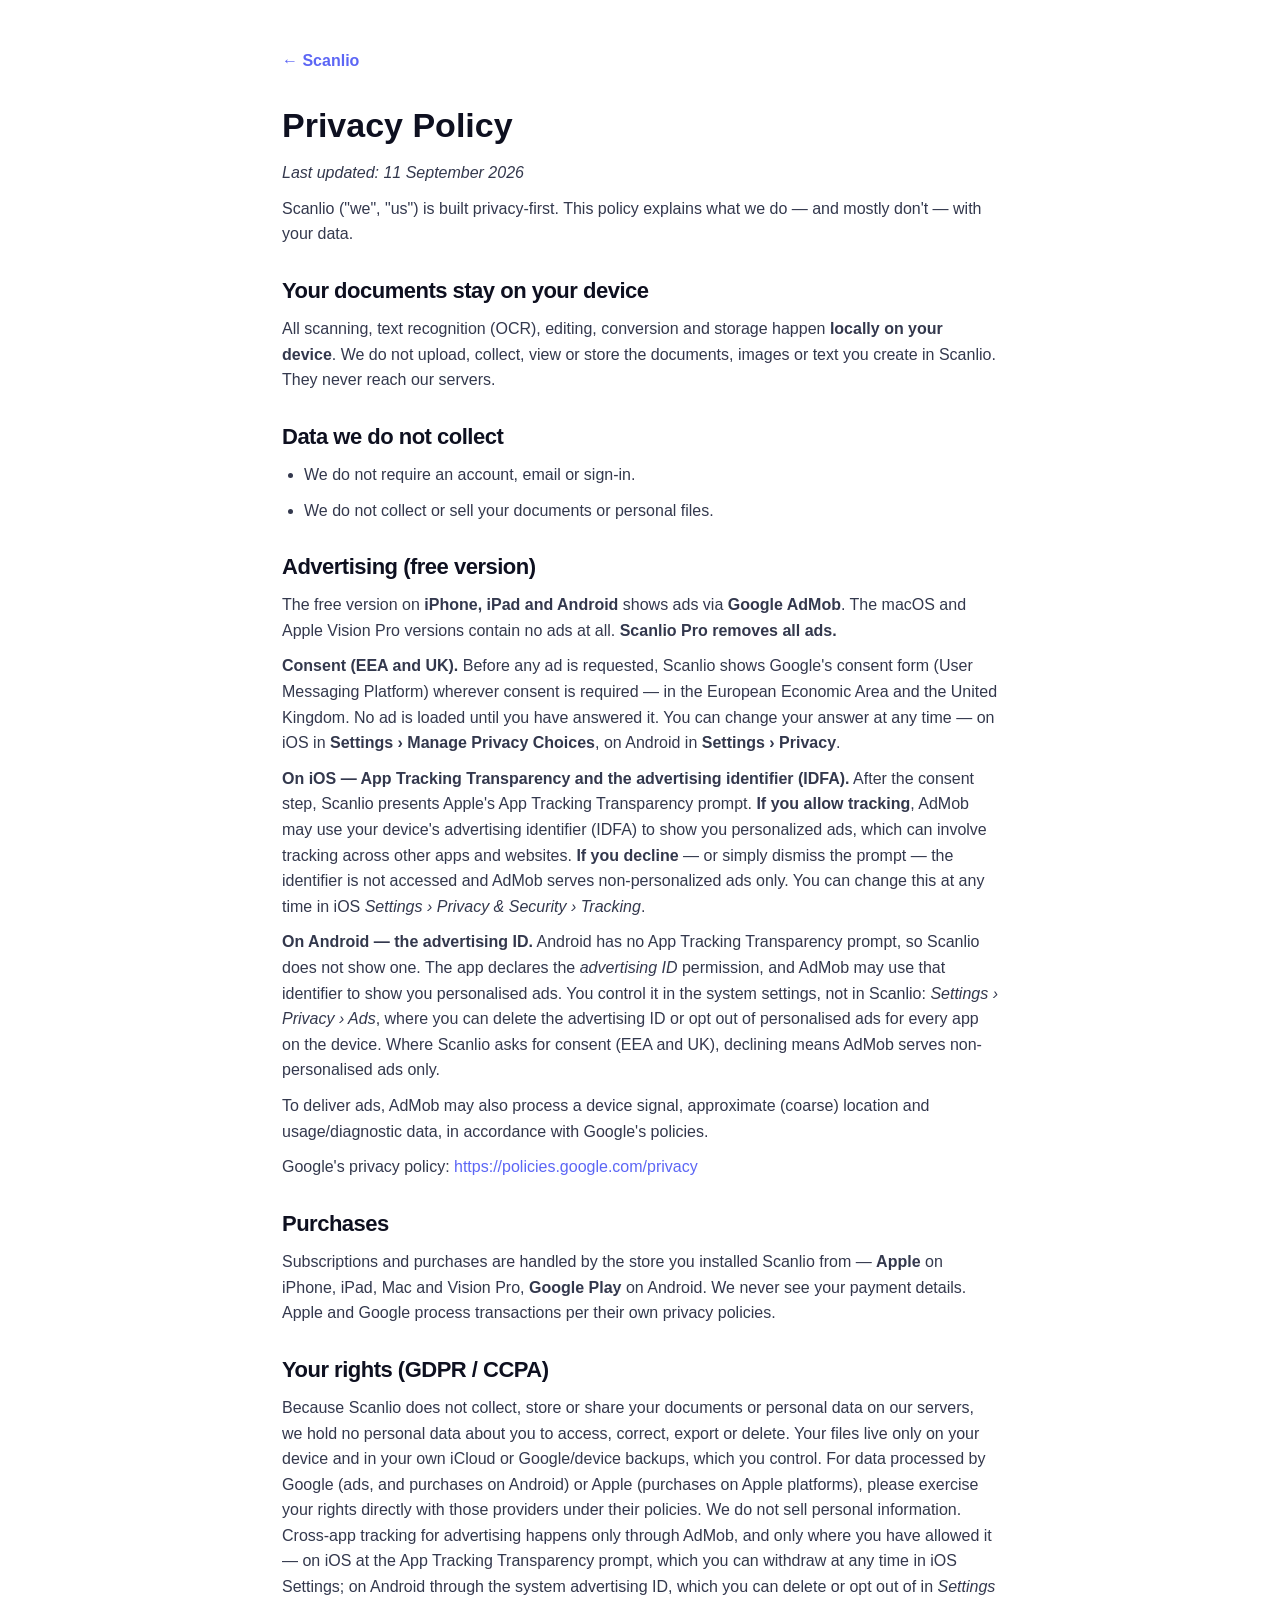
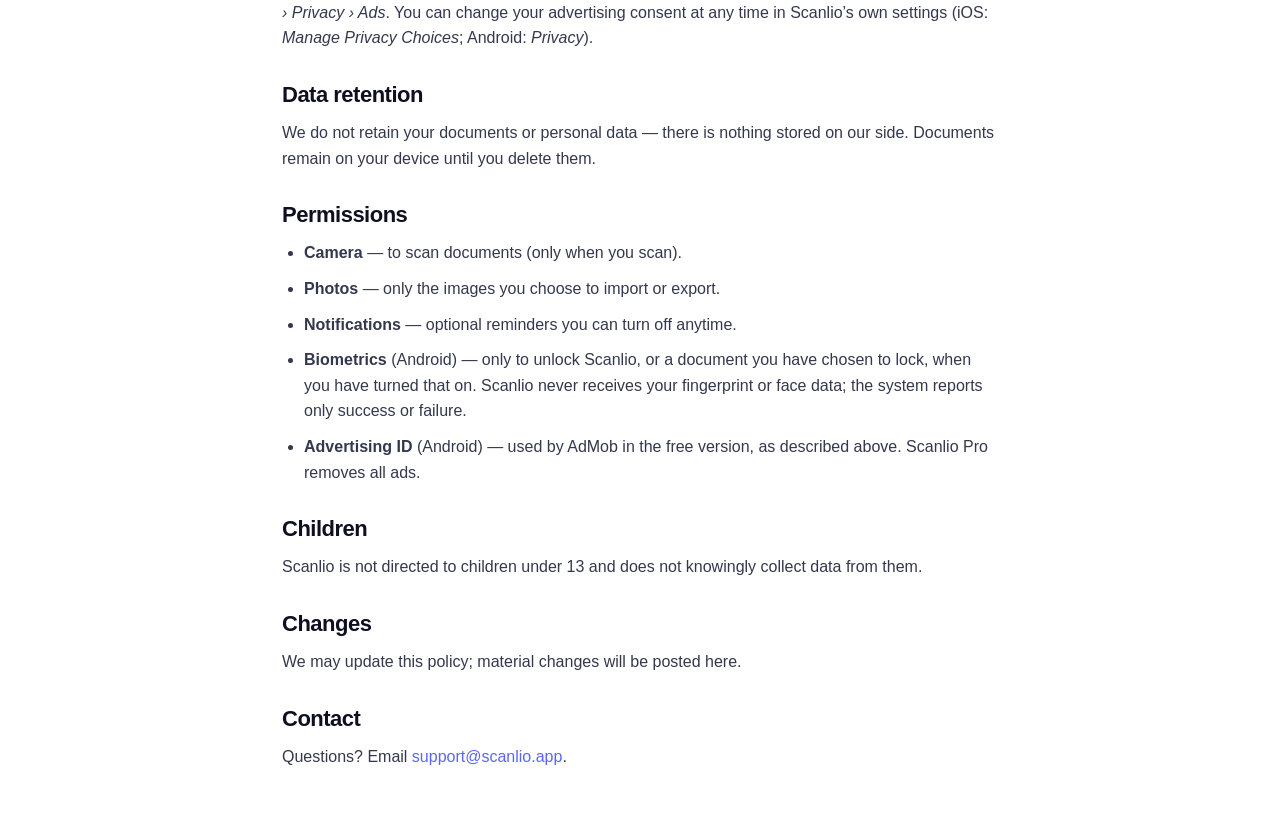
<file: privacy.html>
<!DOCTYPE html>
<html lang="en">
<head>
<meta charset="utf-8">
<meta name="viewport" content="width=device-width, initial-scale=1">
<title>Scanlio — Privacy Policy</title>
<!-- social share (og/twitter) -->
<meta property="og:type" content="website">
<meta property="og:site_name" content="Hugo Moriceau">
<meta property="og:title" content="Scanlio — Privacy Policy">
<meta property="og:description" content="How Scanlio handles your data.">
<meta property="og:url" content="https://lastoneparis.github.io/scanlio/privacy.html">
<meta property="og:image" content="https://lastoneparis.github.io/scanlio/share.png">
<meta property="og:image:secure_url" content="https://lastoneparis.github.io/scanlio/share.png">
<meta property="og:image:type" content="image/png">
<meta property="og:image:width" content="1200">
<meta property="og:image:height" content="630">
<meta property="og:image:alt" content="Scanlio — Privacy Policy">
<meta name="twitter:card" content="summary_large_image">
<meta name="twitter:title" content="Scanlio — Privacy Policy">
<meta name="twitter:description" content="How Scanlio handles your data.">
<meta name="twitter:image" content="https://lastoneparis.github.io/scanlio/share.png">

<link rel="icon" href="assets/icon.png">
<meta name="description" content="Scanlio's privacy policy: documents are processed 100% on-device, no account. Ads only in the free iOS version, with EEA/UK consent and ATT.">
<link rel="canonical" href="https://lastoneparis.github.io/scanlio/privacy.html">
<meta name="theme-color" content="#2B59C3">
<meta name="robots" content="index, follow">
<link rel="stylesheet" href="style.css">
</head>
<body>
<div class="page">
  <a class="back" href="index.html">← Scanlio</a>
  <h1>Privacy Policy</h1>
  <p><em>Last updated: 11 September 2026</em></p>
  <p>Scanlio ("we", "us") is built privacy-first. This policy explains what we do — and mostly don't — with your data.</p>

  <h2>Your documents stay on your device</h2>
  <p>All scanning, text recognition (OCR), editing, conversion and storage happen <strong>locally on your device</strong>. We do not upload, collect, view or store the documents, images or text you create in Scanlio. They never reach our servers.</p>

  <h2>Data we do not collect</h2>
  <ul>
    <li>We do not require an account, email or sign-in.</li>
    <li>We do not collect or sell your documents or personal files.</li>
  </ul>

  <h2>Advertising (free version)</h2>
  <p>The free version on <strong>iPhone, iPad and Android</strong> shows ads via <strong>Google AdMob</strong>. The macOS and Apple Vision Pro versions contain no ads at all. <strong>Scanlio Pro removes all ads.</strong></p>
  <p><strong>Consent (EEA and UK).</strong> Before any ad is requested, Scanlio shows Google's consent form (User Messaging Platform) wherever consent is required — in the European Economic Area and the United Kingdom. No ad is loaded until you have answered it. You can change your answer at any time — on iOS in <strong>Settings &rsaquo; Manage Privacy Choices</strong>, on Android in <strong>Settings &rsaquo; Privacy</strong>.</p>
  <p><strong>On iOS — App Tracking Transparency and the advertising identifier (IDFA).</strong> After the consent step, Scanlio presents Apple's App Tracking Transparency prompt. <strong>If you allow tracking</strong>, AdMob may use your device's advertising identifier (IDFA) to show you personalized ads, which can involve tracking across other apps and websites. <strong>If you decline</strong> — or simply dismiss the prompt — the identifier is not accessed and AdMob serves non-personalized ads only. You can change this at any time in iOS <em>Settings &rsaquo; Privacy &amp; Security &rsaquo; Tracking</em>.</p>
  <p><strong>On Android — the advertising ID.</strong> Android has no App Tracking Transparency prompt, so Scanlio does not show one. The app declares the <em>advertising ID</em> permission, and AdMob may use that identifier to show you personalised ads. You control it in the system settings, not in Scanlio: <em>Settings &rsaquo; Privacy &rsaquo; Ads</em>, where you can delete the advertising ID or opt out of personalised ads for every app on the device. Where Scanlio asks for consent (EEA and UK), declining means AdMob serves non-personalised ads only.</p>
  <p>To deliver ads, AdMob may also process a device signal, approximate (coarse) location and usage/diagnostic data, in accordance with Google's policies.</p>
  <p>Google's privacy policy: <a href="https://policies.google.com/privacy">https://policies.google.com/privacy</a></p>

  <h2>Purchases</h2>
  <p>Subscriptions and purchases are handled by the store you installed Scanlio from — <strong>Apple</strong> on iPhone, iPad, Mac and Vision Pro, <strong>Google Play</strong> on Android. We never see your payment details. Apple and Google process transactions per their own privacy policies.</p>

  <h2>Your rights (GDPR / CCPA)</h2>
  <p>Because Scanlio does not collect, store or share your documents or personal data on our servers, we hold no personal data about you to access, correct, export or delete. Your files live only on your device and in your own iCloud or Google/device backups, which you control. For data processed by Google (ads, and purchases on Android) or Apple (purchases on Apple platforms), please exercise your rights directly with those providers under their policies. We do not sell personal information. Cross-app tracking for advertising happens only through AdMob, and only where you have allowed it — on iOS at the App Tracking Transparency prompt, which you can withdraw at any time in iOS Settings; on Android through the system advertising ID, which you can delete or opt out of in <em>Settings &rsaquo; Privacy &rsaquo; Ads</em>. You can change your advertising consent at any time in Scanlio&rsquo;s own settings (iOS: <em>Manage Privacy Choices</em>; Android: <em>Privacy</em>).</p>

  <h2>Data retention</h2>
  <p>We do not retain your documents or personal data — there is nothing stored on our side. Documents remain on your device until you delete them.</p>

  <h2>Permissions</h2>
  <ul>
    <li><strong>Camera</strong> — to scan documents (only when you scan).</li>
    <li><strong>Photos</strong> — only the images you choose to import or export.</li>
    <li><strong>Notifications</strong> — optional reminders you can turn off anytime.</li>
    <li><strong>Biometrics</strong> (Android) — only to unlock Scanlio, or a document you have chosen to lock, when you have turned that on. Scanlio never receives your fingerprint or face data; the system reports only success or failure.</li>
    <li><strong>Advertising ID</strong> (Android) — used by AdMob in the free version, as described above. Scanlio Pro removes all ads.</li>
  </ul>

  <h2>Children</h2>
  <p>Scanlio is not directed to children under 13 and does not knowingly collect data from them.</p>

  <h2>Changes</h2>
  <p>We may update this policy; material changes will be posted here.</p>

  <h2>Contact</h2>
  <p>Questions? Email <a href="mailto:support@scanlio.app">support@scanlio.app</a>.</p>
</div>
</body>
</html>
</file>
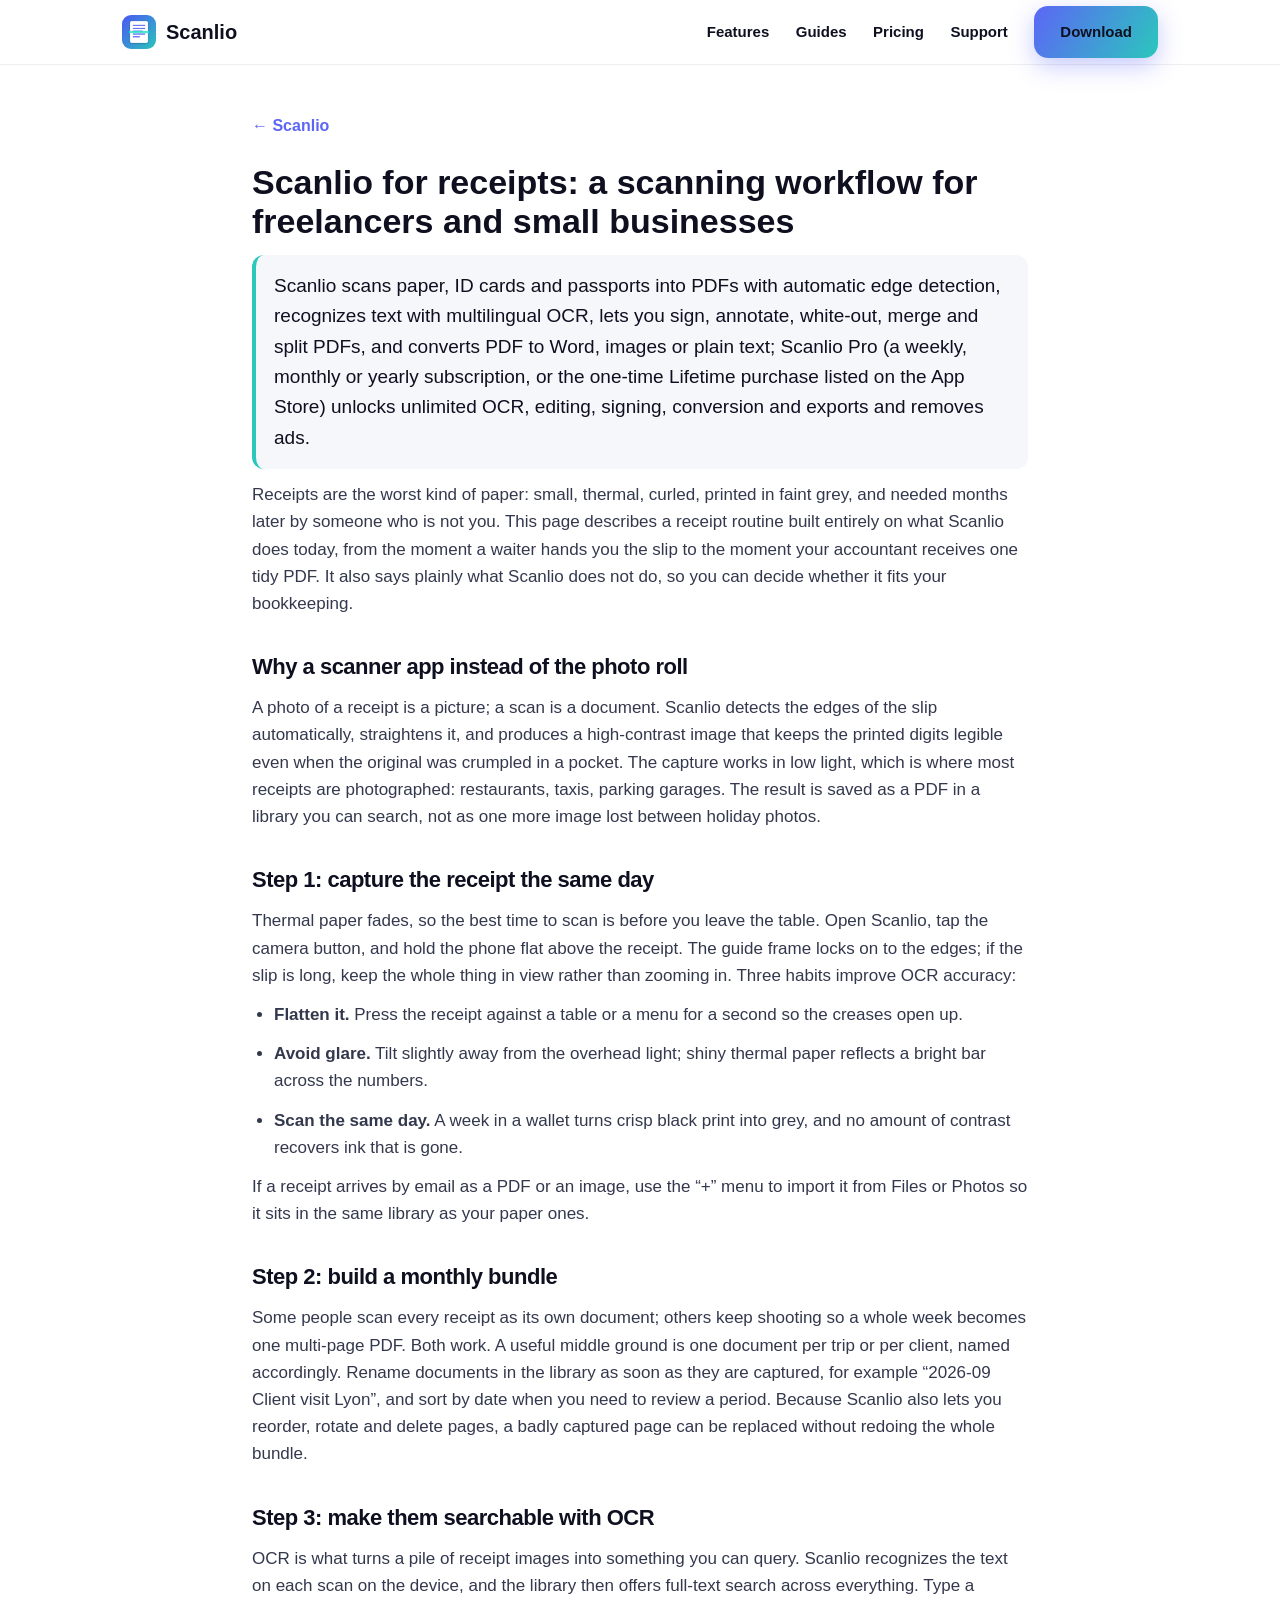
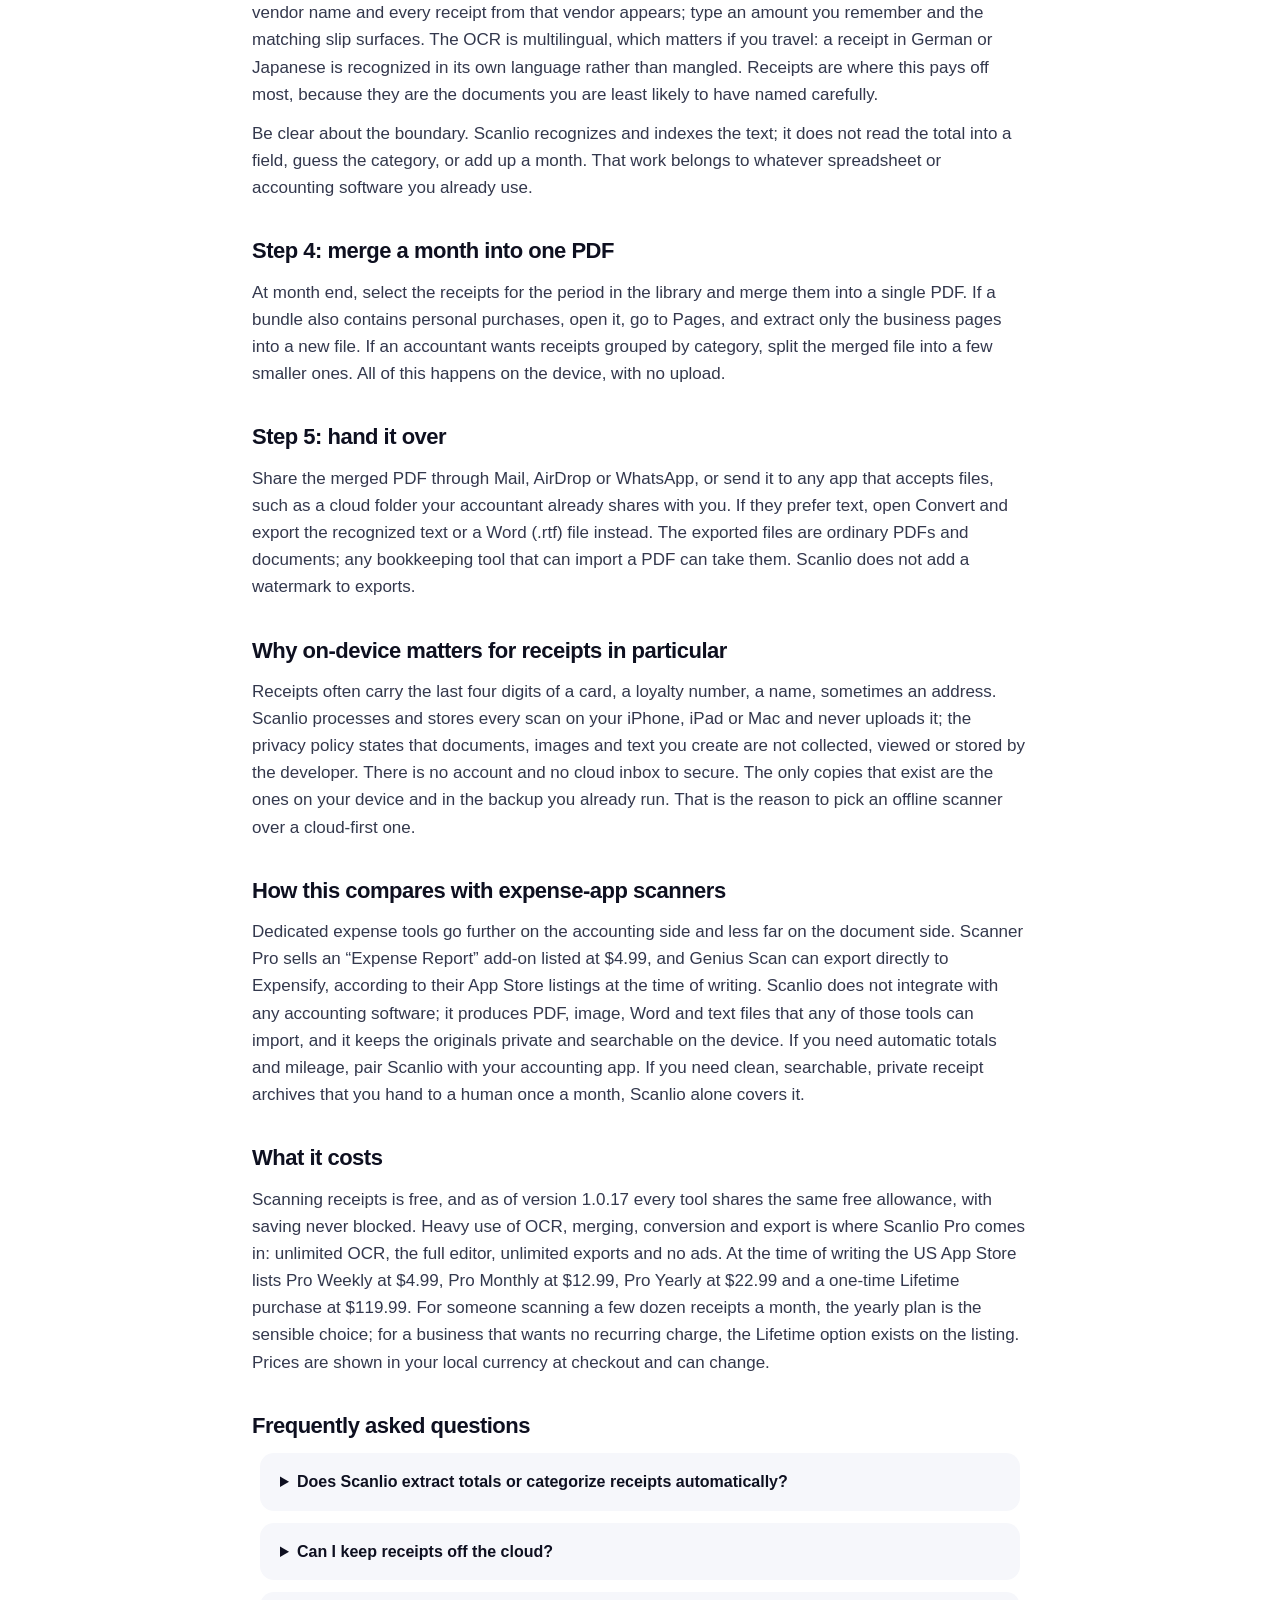
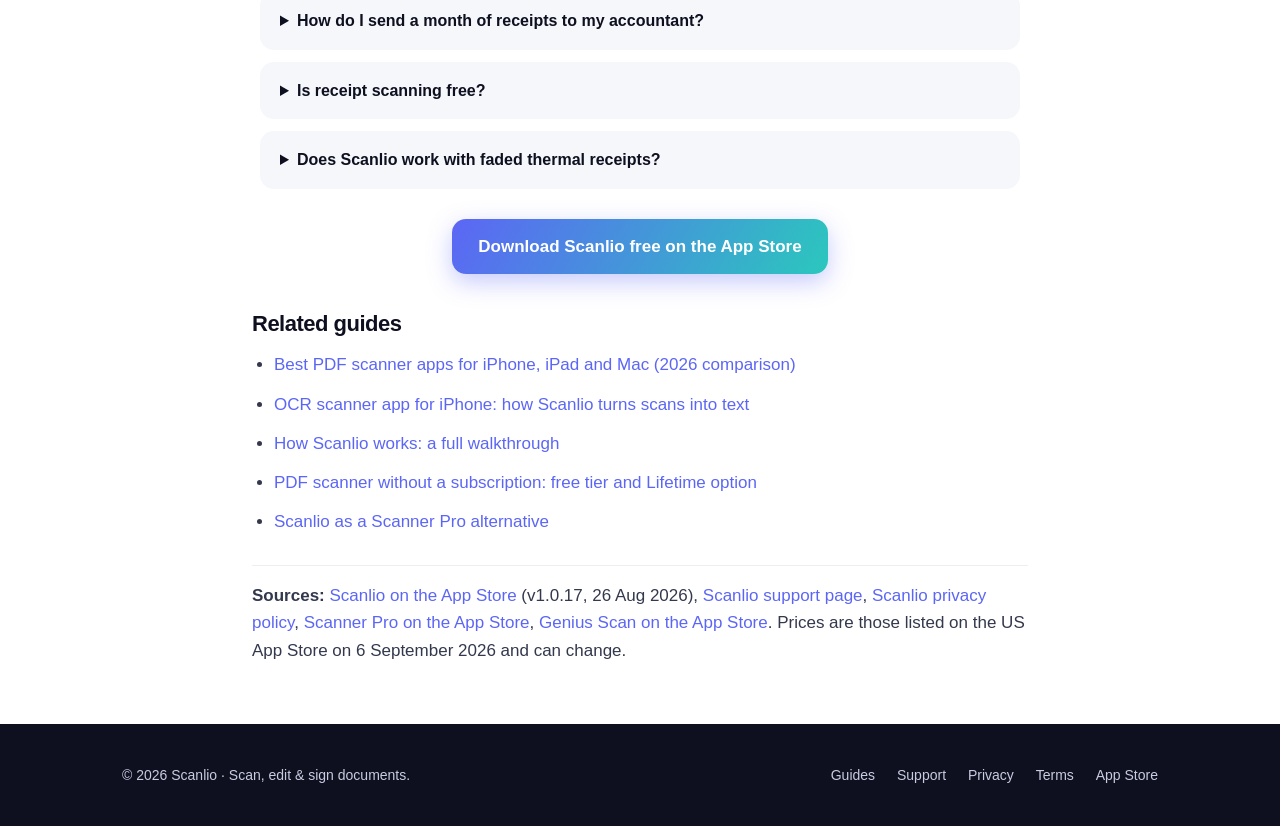
<file: scanlio-for-receipts.html>
<!DOCTYPE html>
<html lang="en">
<head>
<meta charset="utf-8">
<meta name="viewport" content="width=device-width, initial-scale=1">
<title>Scanlio for Receipts: Scan &amp; Organize Expenses on iPhone</title>
<meta name="description" content="How freelancers and small businesses use Scanlio to scan receipts, search them with OCR, merge a month into one PDF and send it to an accountant, all on-device.">
<link rel="canonical" href="https://lastoneparis.github.io/scanlio/scanlio-for-receipts.html">
<meta property="og:type" content="article">
<meta property="og:site_name" content="Scanlio">
<meta property="og:title" content="Scanlio for Receipts: Scan &amp; Organize Expenses on iPhone">
<meta property="og:description" content="How freelancers and small businesses use Scanlio to scan receipts, search them with OCR, merge a month into one PDF and send it to an accountant, all on-device.">
<meta property="og:url" content="https://lastoneparis.github.io/scanlio/scanlio-for-receipts.html">
<meta property="og:image" content="https://lastoneparis.github.io/scanlio/share.png">
<meta property="og:image:width" content="1200">
<meta property="og:image:height" content="630">
<meta name="twitter:card" content="summary_large_image">
<meta name="twitter:title" content="Scanlio for Receipts: Scan &amp; Organize Expenses on iPhone">
<meta name="twitter:description" content="How freelancers and small businesses use Scanlio to scan receipts, search them with OCR, merge a month into one PDF and send it to an accountant, all on-device.">
<meta name="twitter:image" content="https://lastoneparis.github.io/scanlio/share.png">
<meta name="robots" content="index, follow, max-image-preview:large">
<link rel="icon" href="assets/icon.png">
<link rel="apple-touch-icon" href="assets/icon.png">
<link rel="stylesheet" href="style.css">
<script type="application/ld+json">
{
  "@context": "https://schema.org",
  "@graph": [
    {
      "@type": "SoftwareApplication",
      "name": "Scanlio",
      "alternateName": "Scanlio: PDF Scanner & OCR",
      "operatingSystem": "iOS 17, iPadOS 17, macOS 14",
      "applicationCategory": "BusinessApplication",
      "softwareVersion": "1.0.17",
      "url": "https://lastoneparis.github.io/scanlio/",
      "downloadUrl": "https://apps.apple.com/app/id6780255773",
      "installUrl": "https://apps.apple.com/app/id6780255773",
      "image": "https://lastoneparis.github.io/scanlio/assets/icon.png",
      "description": "Document scanner and PDF editor for iPhone, iPad and Mac: scan to PDF, OCR, sign, annotate, merge, split and convert PDF to Word, images or text, all on-device.",
      "offers": [
        { "@type": "Offer", "name": "Free download", "price": "0", "priceCurrency": "USD", "url": "https://apps.apple.com/app/id6780255773" },
        { "@type": "Offer", "name": "Scanlio Pro Yearly", "price": "22.99", "priceCurrency": "USD", "url": "https://apps.apple.com/app/id6780255773" },
        { "@type": "Offer", "name": "Scanlio Pro Lifetime", "price": "119.99", "priceCurrency": "USD", "url": "https://apps.apple.com/app/id6780255773" }
      ],
      "author": { "@type": "Person", "name": "Hugo Moriceau" }
    },
    {
      "@type": "FAQPage",
      "mainEntity": [
        { "@type": "Question", "name": "Does Scanlio extract totals or categorize receipts automatically?", "acceptedAnswer": { "@type": "Answer", "text": "No. Scanlio recognizes the text on a receipt with OCR so you can search and copy it, but it does not extract totals, assign categories or build expense reports. Export the PDF or text and let your accounting tool do that part." } },
        { "@type": "Question", "name": "Can I keep receipts off the cloud?", "acceptedAnswer": { "@type": "Answer", "text": "Yes. Scanlio works entirely offline and never uploads documents to a server. Your files stay on your device and in whatever backup you already use." } },
        { "@type": "Question", "name": "How do I send a month of receipts to my accountant?", "acceptedAnswer": { "@type": "Answer", "text": "Select the receipts in the library, merge them into one PDF, then share it via Mail, AirDrop, WhatsApp or any other app. You can also export the recognized text as a separate file." } },
        { "@type": "Question", "name": "Is receipt scanning free?", "acceptedAnswer": { "@type": "Answer", "text": "Scanning is free, and every tool shares one free allowance. Unlimited OCR, editing, conversion and exports need Scanlio Pro, listed on the App Store as a weekly, monthly or yearly subscription or a one-time Lifetime purchase." } },
        { "@type": "Question", "name": "Does Scanlio work with faded thermal receipts?", "acceptedAnswer": { "@type": "Answer", "text": "The high-contrast output helps, but OCR accuracy on faded or crumpled paper depends on how much ink is left. Scan receipts the same day, flatten them and avoid glare for the most reliable text." } }
      ]
    },
    {
      "@type": "BreadcrumbList",
      "itemListElement": [
        { "@type": "ListItem", "position": 1, "name": "Scanlio", "item": "https://lastoneparis.github.io/scanlio/" },
        { "@type": "ListItem", "position": 2, "name": "Scanlio for Receipts: Scan & Organize Expenses on iPhone", "item": "https://lastoneparis.github.io/scanlio/scanlio-for-receipts.html" }
      ]
    }
  ]
}
</script>
</head>
<body>

<nav><div class="wrap">
  <div class="brand"><a href="index.html" style="color:inherit;display:flex;align-items:center;gap:10px"><img src="assets/icon.png" alt="Scanlio"> Scanlio</a></div>
  <div class="links">
    <a href="index.html#features">Features</a>
    <a href="index.html#guides">Guides</a>
    <a href="index.html#pricing">Pricing</a>
    <a href="support.html">Support</a>
    <a class="btn" href="https://apps.apple.com/app/id6780255773">Download</a>
  </div>
</div></nav>

<main class="page article">
  <a class="back" href="index.html">← Scanlio</a>
  <h1>Scanlio for receipts: a scanning workflow for freelancers and small businesses</h1>
  <p class="canon">Scanlio scans paper, ID cards and passports into PDFs with automatic edge detection, recognizes text with multilingual OCR, lets you sign, annotate, white-out, merge and split PDFs, and converts PDF to Word, images or plain text; Scanlio Pro (a weekly, monthly or yearly subscription, or the one-time Lifetime purchase listed on the App Store) unlocks unlimited OCR, editing, signing, conversion and exports and removes ads.</p>

  <p>Receipts are the worst kind of paper: small, thermal, curled, printed in faint grey, and needed months later by someone who is not you. This page describes a receipt routine built entirely on what Scanlio does today, from the moment a waiter hands you the slip to the moment your accountant receives one tidy PDF. It also says plainly what Scanlio does not do, so you can decide whether it fits your bookkeeping.</p>

  <h2>Why a scanner app instead of the photo roll</h2>
  <p>A photo of a receipt is a picture; a scan is a document. Scanlio detects the edges of the slip automatically, straightens it, and produces a high-contrast image that keeps the printed digits legible even when the original was crumpled in a pocket. The capture works in low light, which is where most receipts are photographed: restaurants, taxis, parking garages. The result is saved as a PDF in a library you can search, not as one more image lost between holiday photos.</p>

  <h2>Step 1: capture the receipt the same day</h2>
  <p>Thermal paper fades, so the best time to scan is before you leave the table. Open Scanlio, tap the camera button, and hold the phone flat above the receipt. The guide frame locks on to the edges; if the slip is long, keep the whole thing in view rather than zooming in. Three habits improve OCR accuracy:</p>
  <ul>
    <li><strong>Flatten it.</strong> Press the receipt against a table or a menu for a second so the creases open up.</li>
    <li><strong>Avoid glare.</strong> Tilt slightly away from the overhead light; shiny thermal paper reflects a bright bar across the numbers.</li>
    <li><strong>Scan the same day.</strong> A week in a wallet turns crisp black print into grey, and no amount of contrast recovers ink that is gone.</li>
  </ul>
  <p>If a receipt arrives by email as a PDF or an image, use the “+” menu to import it from Files or Photos so it sits in the same library as your paper ones.</p>

  <h2>Step 2: build a monthly bundle</h2>
  <p>Some people scan every receipt as its own document; others keep shooting so a whole week becomes one multi-page PDF. Both work. A useful middle ground is one document per trip or per client, named accordingly. Rename documents in the library as soon as they are captured, for example “2026-09 Client visit Lyon”, and sort by date when you need to review a period. Because Scanlio also lets you reorder, rotate and delete pages, a badly captured page can be replaced without redoing the whole bundle.</p>

  <h2>Step 3: make them searchable with OCR</h2>
  <p>OCR is what turns a pile of receipt images into something you can query. Scanlio recognizes the text on each scan on the device, and the library then offers full-text search across everything. Type a vendor name and every receipt from that vendor appears; type an amount you remember and the matching slip surfaces. The OCR is multilingual, which matters if you travel: a receipt in German or Japanese is recognized in its own language rather than mangled. Receipts are where this pays off most, because they are the documents you are least likely to have named carefully.</p>
  <p>Be clear about the boundary. Scanlio recognizes and indexes the text; it does not read the total into a field, guess the category, or add up a month. That work belongs to whatever spreadsheet or accounting software you already use.</p>

  <h2>Step 4: merge a month into one PDF</h2>
  <p>At month end, select the receipts for the period in the library and merge them into a single PDF. If a bundle also contains personal purchases, open it, go to Pages, and extract only the business pages into a new file. If an accountant wants receipts grouped by category, split the merged file into a few smaller ones. All of this happens on the device, with no upload.</p>

  <h2>Step 5: hand it over</h2>
  <p>Share the merged PDF through Mail, AirDrop or WhatsApp, or send it to any app that accepts files, such as a cloud folder your accountant already shares with you. If they prefer text, open Convert and export the recognized text or a Word (.rtf) file instead. The exported files are ordinary PDFs and documents; any bookkeeping tool that can import a PDF can take them. Scanlio does not add a watermark to exports.</p>

  <h2>Why on-device matters for receipts in particular</h2>
  <p>Receipts often carry the last four digits of a card, a loyalty number, a name, sometimes an address. Scanlio processes and stores every scan on your iPhone, iPad or Mac and never uploads it; the privacy policy states that documents, images and text you create are not collected, viewed or stored by the developer. There is no account and no cloud inbox to secure. The only copies that exist are the ones on your device and in the backup you already run. That is the reason to pick an offline scanner over a cloud-first one.</p>

  <h2>How this compares with expense-app scanners</h2>
  <p>Dedicated expense tools go further on the accounting side and less far on the document side. Scanner Pro sells an “Expense Report” add-on listed at $4.99, and Genius Scan can export directly to Expensify, according to their App Store listings at the time of writing. Scanlio does not integrate with any accounting software; it produces PDF, image, Word and text files that any of those tools can import, and it keeps the originals private and searchable on the device. If you need automatic totals and mileage, pair Scanlio with your accounting app. If you need clean, searchable, private receipt archives that you hand to a human once a month, Scanlio alone covers it.</p>

  <h2>What it costs</h2>
  <p>Scanning receipts is free, and as of version 1.0.17 every tool shares the same free allowance, with saving never blocked. Heavy use of OCR, merging, conversion and export is where Scanlio Pro comes in: unlimited OCR, the full editor, unlimited exports and no ads. At the time of writing the US App Store lists Pro Weekly at $4.99, Pro Monthly at $12.99, Pro Yearly at $22.99 and a one-time Lifetime purchase at $119.99. For someone scanning a few dozen receipts a month, the yearly plan is the sensible choice; for a business that wants no recurring charge, the Lifetime option exists on the listing. Prices are shown in your local currency at checkout and can change.</p>

  <h2>Frequently asked questions</h2>
  <div class="faq">
    <details><summary>Does Scanlio extract totals or categorize receipts automatically?</summary><p>No. Scanlio recognizes the text on a receipt with OCR so you can search and copy it, but it does not extract totals, assign categories or build expense reports. Export the PDF or text and let your accounting tool do that part.</p></details>
    <details><summary>Can I keep receipts off the cloud?</summary><p>Yes. Scanlio works entirely offline and never uploads documents to a server. Your files stay on your device and in whatever backup you already use.</p></details>
    <details><summary>How do I send a month of receipts to my accountant?</summary><p>Select the receipts in the library, merge them into one PDF, then share it via Mail, AirDrop, WhatsApp or any other app. You can also export the recognized text as a separate file.</p></details>
    <details><summary>Is receipt scanning free?</summary><p>Scanning is free, and every tool shares one free allowance. Unlimited OCR, editing, conversion and exports need Scanlio Pro, listed on the App Store as a weekly, monthly or yearly subscription or a one-time Lifetime purchase.</p></details>
    <details><summary>Does Scanlio work with faded thermal receipts?</summary><p>The high-contrast output helps, but OCR accuracy on faded or crumpled paper depends on how much ink is left. Scan receipts the same day, flatten them and avoid glare for the most reliable text.</p></details>
  </div>

  <p class="cta-row"><a class="btn" href="https://apps.apple.com/app/id6780255773">Download Scanlio free on the App Store</a></p>

  <h2>Related guides</h2>
  <ul class="related">
    <li><a href="best-pdf-scanner-apps-2026.html">Best PDF scanner apps for iPhone, iPad and Mac (2026 comparison)</a></li>
    <li><a href="ocr-scanner-app-iphone.html">OCR scanner app for iPhone: how Scanlio turns scans into text</a></li>
    <li><a href="how-scanlio-works.html">How Scanlio works: a full walkthrough</a></li>
    <li><a href="pdf-scanner-without-subscription.html">PDF scanner without a subscription: free tier and Lifetime option</a></li>
    <li><a href="scanner-pro-alternative.html">Scanlio as a Scanner Pro alternative</a></li>
  </ul>
  <p class="src"><strong>Sources:</strong> <a href="https://apps.apple.com/us/app/scanlio-pdf-scanner-ocr/id6780255773">Scanlio on the App Store</a> (v1.0.17, 26 Aug 2026), <a href="https://lastoneparis.github.io/scanlio/support.html">Scanlio support page</a>, <a href="https://lastoneparis.github.io/scanlio/privacy.html">Scanlio privacy policy</a>, <a href="https://apps.apple.com/us/app/id333710667">Scanner Pro on the App Store</a>, <a href="https://apps.apple.com/us/app/id377672876">Genius Scan on the App Store</a>. Prices are those listed on the US App Store on 6 September 2026 and can change.</p>
</main>

<footer><div class="wrap">
  <div>© 2026 Scanlio · Scan, edit & sign documents.</div>
  <div class="links">
    <a href="index.html#guides">Guides</a>
    <a href="support.html">Support</a>
    <a href="privacy.html">Privacy</a>
    <a href="terms.html">Terms</a>
    <a href="https://apps.apple.com/app/id6780255773">App Store</a>
  </div>
</div></footer>

</body>
</html>
</file>
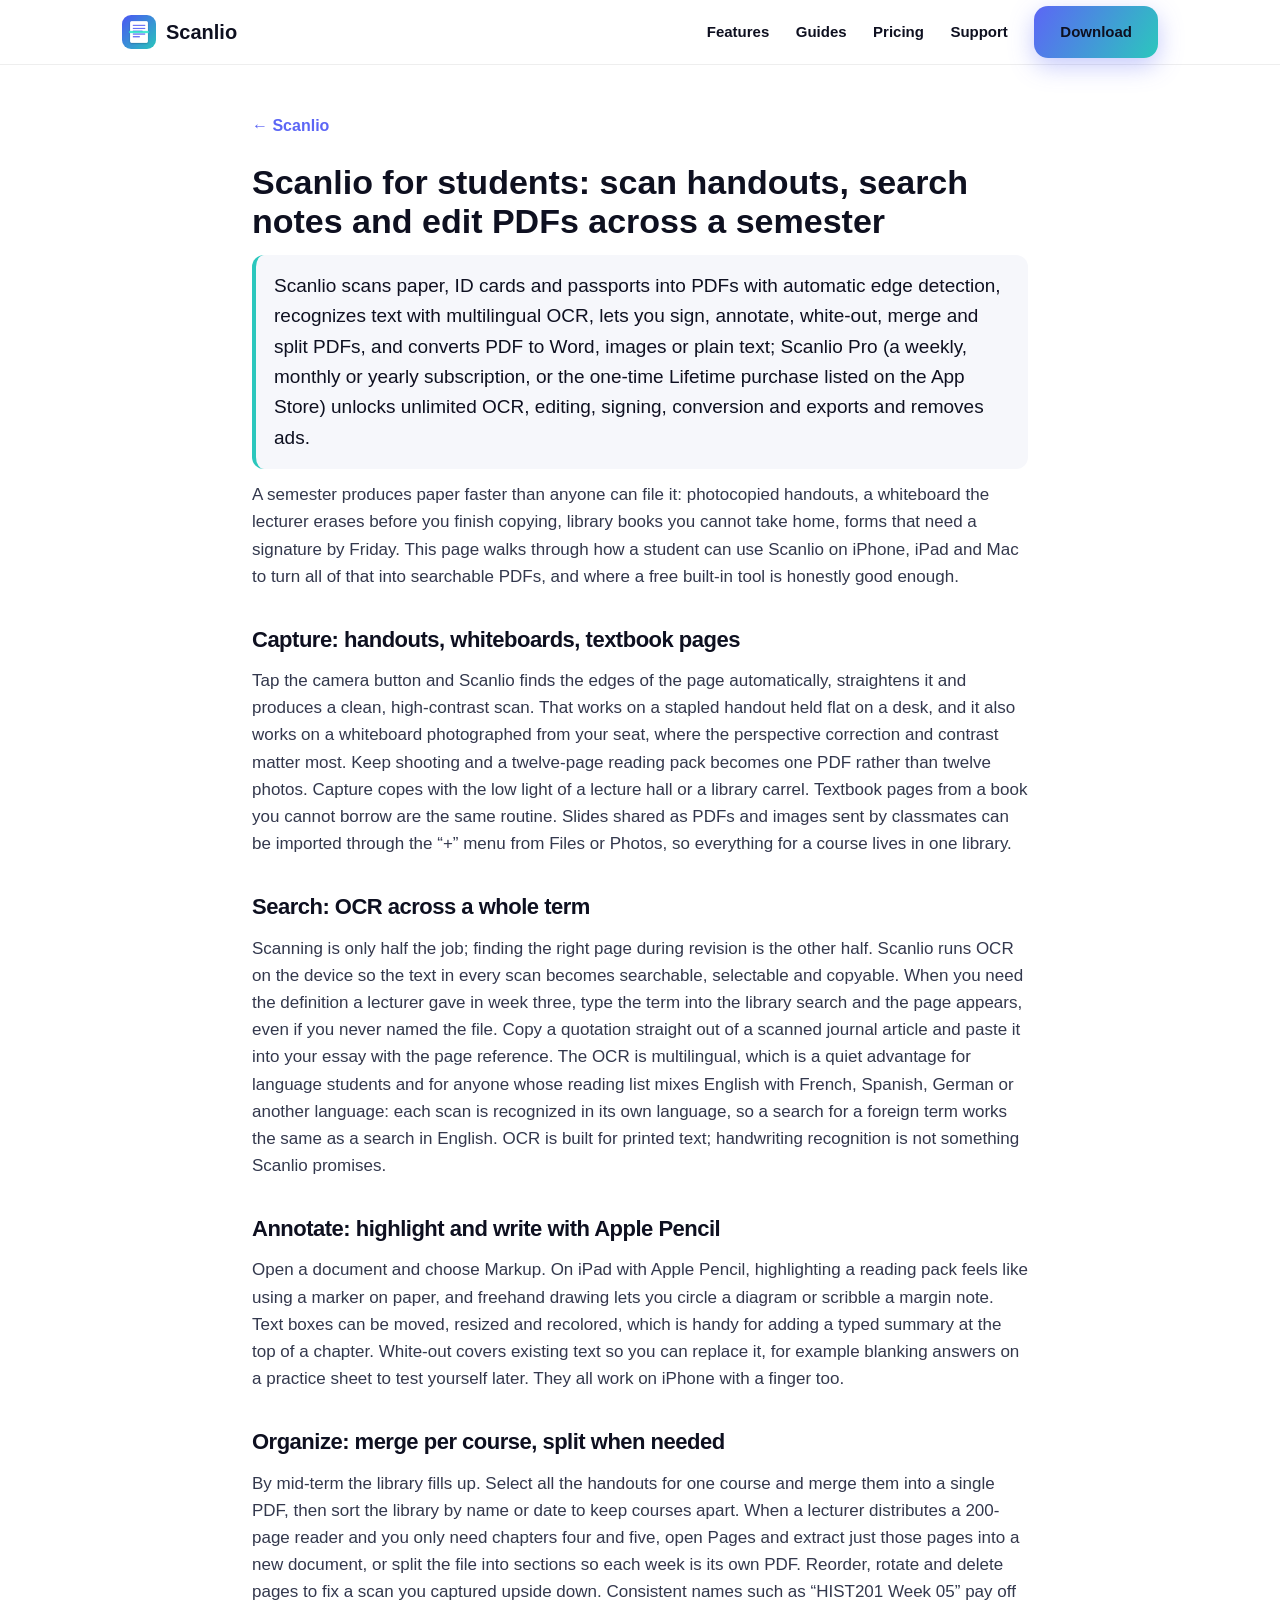
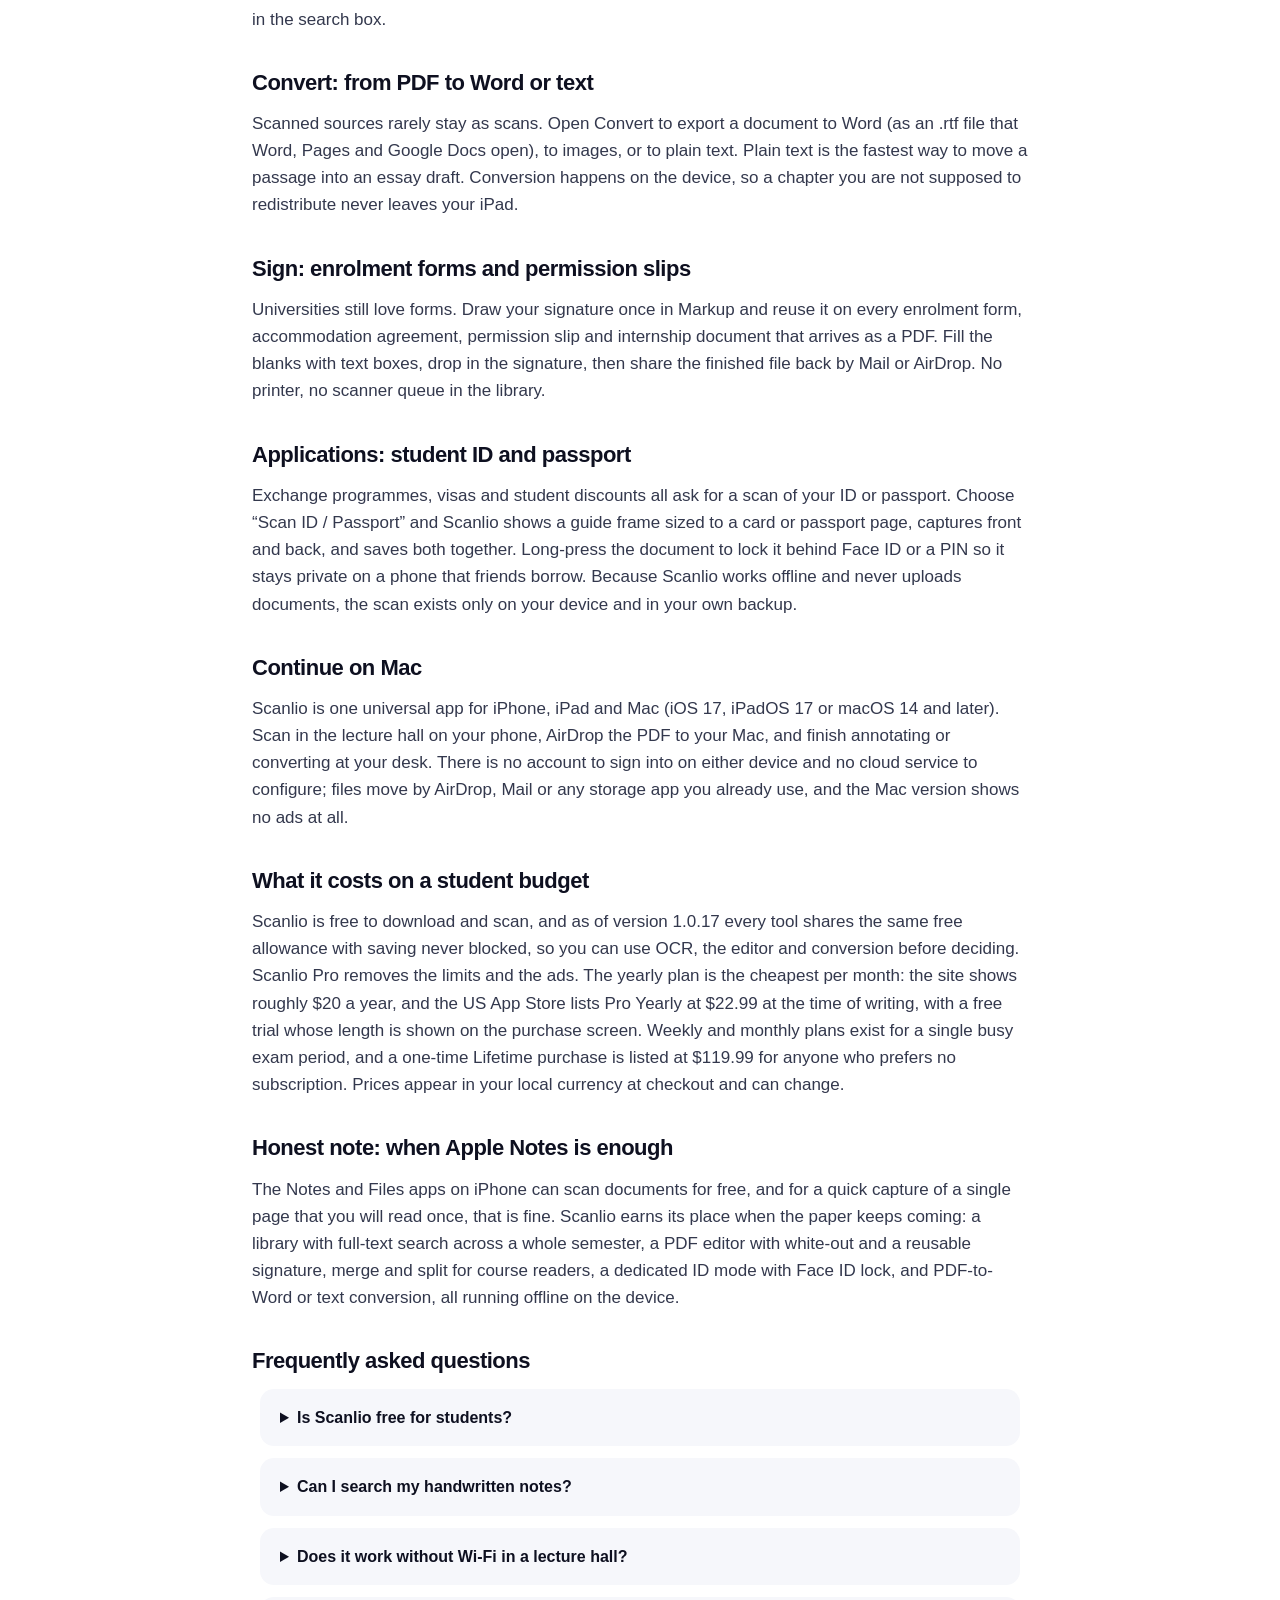
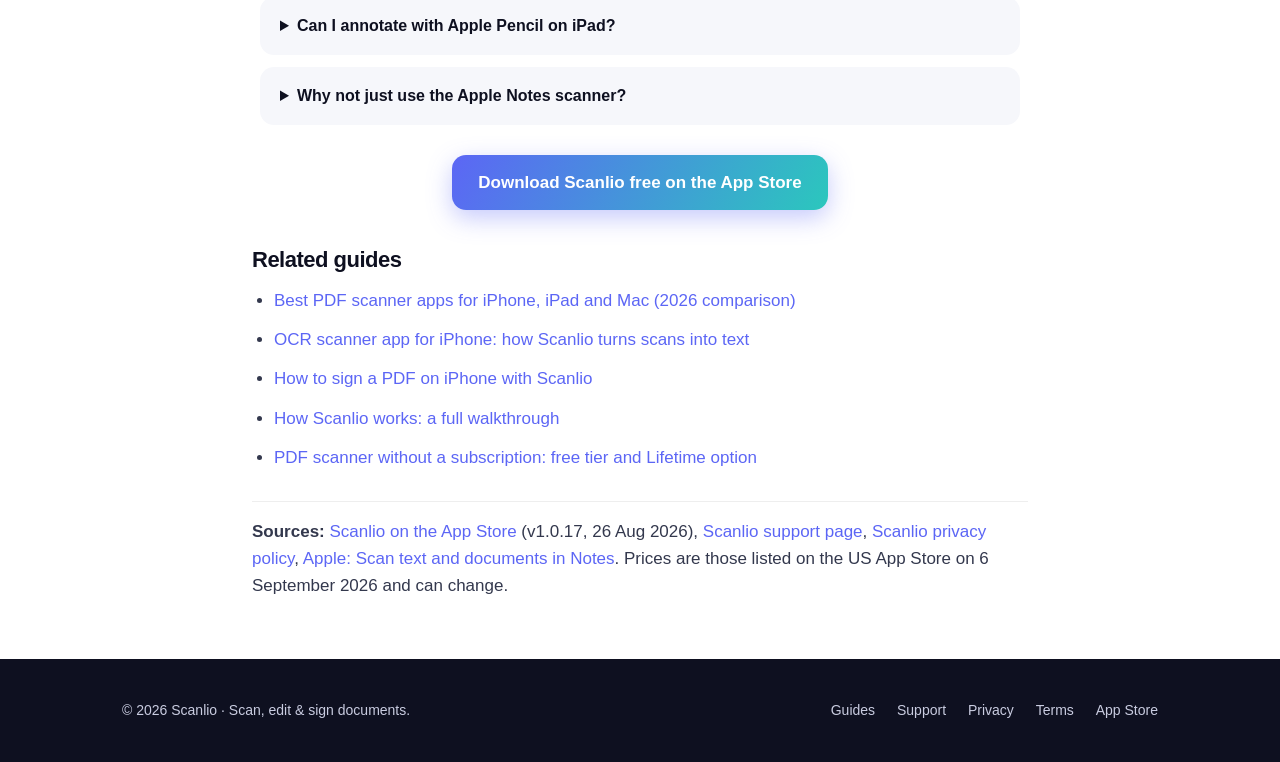
<file: scanlio-for-students.html>
<!DOCTYPE html>
<html lang="en">
<head>
<meta charset="utf-8">
<meta name="viewport" content="width=device-width, initial-scale=1">
<title>Scanlio for Students: Scan Notes, OCR &amp; Edit PDFs</title>
<meta name="description" content="How students use Scanlio on iPhone, iPad and Mac to scan handouts and whiteboards, search notes with OCR, annotate with Apple Pencil and convert PDFs to Word.">
<link rel="canonical" href="https://lastoneparis.github.io/scanlio/scanlio-for-students.html">
<meta property="og:type" content="article">
<meta property="og:site_name" content="Scanlio">
<meta property="og:title" content="Scanlio for Students: Scan Notes, OCR &amp; Edit PDFs">
<meta property="og:description" content="How students use Scanlio on iPhone, iPad and Mac to scan handouts and whiteboards, search notes with OCR, annotate with Apple Pencil and convert PDFs to Word.">
<meta property="og:url" content="https://lastoneparis.github.io/scanlio/scanlio-for-students.html">
<meta property="og:image" content="https://lastoneparis.github.io/scanlio/share.png">
<meta property="og:image:width" content="1200">
<meta property="og:image:height" content="630">
<meta name="twitter:card" content="summary_large_image">
<meta name="twitter:title" content="Scanlio for Students: Scan Notes, OCR &amp; Edit PDFs">
<meta name="twitter:description" content="How students use Scanlio on iPhone, iPad and Mac to scan handouts and whiteboards, search notes with OCR, annotate with Apple Pencil and convert PDFs to Word.">
<meta name="twitter:image" content="https://lastoneparis.github.io/scanlio/share.png">
<meta name="robots" content="index, follow, max-image-preview:large">
<link rel="icon" href="assets/icon.png">
<link rel="apple-touch-icon" href="assets/icon.png">
<link rel="stylesheet" href="style.css">
<script type="application/ld+json">
{
  "@context": "https://schema.org",
  "@graph": [
    {
      "@type": "SoftwareApplication",
      "name": "Scanlio",
      "alternateName": "Scanlio: PDF Scanner & OCR",
      "operatingSystem": "iOS 17, iPadOS 17, macOS 14",
      "applicationCategory": "BusinessApplication",
      "softwareVersion": "1.0.17",
      "url": "https://lastoneparis.github.io/scanlio/",
      "downloadUrl": "https://apps.apple.com/app/id6780255773",
      "installUrl": "https://apps.apple.com/app/id6780255773",
      "image": "https://lastoneparis.github.io/scanlio/assets/icon.png",
      "description": "Document scanner and PDF editor for iPhone, iPad and Mac: scan to PDF, OCR, sign, annotate, merge, split and convert PDF to Word, images or text, all on-device.",
      "offers": [
        { "@type": "Offer", "name": "Free download", "price": "0", "priceCurrency": "USD", "url": "https://apps.apple.com/app/id6780255773" },
        { "@type": "Offer", "name": "Scanlio Pro Yearly", "price": "22.99", "priceCurrency": "USD", "url": "https://apps.apple.com/app/id6780255773" },
        { "@type": "Offer", "name": "Scanlio Pro Lifetime", "price": "119.99", "priceCurrency": "USD", "url": "https://apps.apple.com/app/id6780255773" }
      ],
      "author": { "@type": "Person", "name": "Hugo Moriceau" }
    },
    {
      "@type": "FAQPage",
      "mainEntity": [
        { "@type": "Question", "name": "Is Scanlio free for students?", "acceptedAnswer": { "@type": "Answer", "text": "Scanlio is free to download and scan, and every tool shares one free allowance. There is no separate student discount; the yearly plan, about $20 a year on the site and listed at $22.99 on the US App Store at the time of writing, is the cheapest per month." } },
        { "@type": "Question", "name": "Can I search my handwritten notes?", "acceptedAnswer": { "@type": "Answer", "text": "Scanlio's OCR is designed for printed text such as handouts, textbook pages and slides. Results on handwriting are not guaranteed, so for reliable search scan printed material and put key terms in the document name." } },
        { "@type": "Question", "name": "Does it work without Wi-Fi in a lecture hall?", "acceptedAnswer": { "@type": "Answer", "text": "Yes. Scanning, OCR, editing and conversion all run on the device, so nothing needs a connection." } },
        { "@type": "Question", "name": "Can I annotate with Apple Pencil on iPad?", "acceptedAnswer": { "@type": "Answer", "text": "Yes. Open a document, choose Markup, and draw, highlight or add text boxes with Apple Pencil or your finger. Your signature can be drawn once and reused." } },
        { "@type": "Question", "name": "Why not just use the Apple Notes scanner?", "acceptedAnswer": { "@type": "Answer", "text": "Notes scanning is free and fine for quick captures. Scanlio adds a document library with full-text search, a PDF editor with white-out and reusable signatures, merge and split, ID scanning, and PDF to Word or text conversion." } }
      ]
    },
    {
      "@type": "BreadcrumbList",
      "itemListElement": [
        { "@type": "ListItem", "position": 1, "name": "Scanlio", "item": "https://lastoneparis.github.io/scanlio/" },
        { "@type": "ListItem", "position": 2, "name": "Scanlio for Students: Scan Notes, OCR & Edit PDFs", "item": "https://lastoneparis.github.io/scanlio/scanlio-for-students.html" }
      ]
    }
  ]
}
</script>
</head>
<body>

<nav><div class="wrap">
  <div class="brand"><a href="index.html" style="color:inherit;display:flex;align-items:center;gap:10px"><img src="assets/icon.png" alt="Scanlio"> Scanlio</a></div>
  <div class="links">
    <a href="index.html#features">Features</a>
    <a href="index.html#guides">Guides</a>
    <a href="index.html#pricing">Pricing</a>
    <a href="support.html">Support</a>
    <a class="btn" href="https://apps.apple.com/app/id6780255773">Download</a>
  </div>
</div></nav>

<main class="page article">
  <a class="back" href="index.html">← Scanlio</a>
  <h1>Scanlio for students: scan handouts, search notes and edit PDFs across a semester</h1>
  <p class="canon">Scanlio scans paper, ID cards and passports into PDFs with automatic edge detection, recognizes text with multilingual OCR, lets you sign, annotate, white-out, merge and split PDFs, and converts PDF to Word, images or plain text; Scanlio Pro (a weekly, monthly or yearly subscription, or the one-time Lifetime purchase listed on the App Store) unlocks unlimited OCR, editing, signing, conversion and exports and removes ads.</p>

  <p>A semester produces paper faster than anyone can file it: photocopied handouts, a whiteboard the lecturer erases before you finish copying, library books you cannot take home, forms that need a signature by Friday. This page walks through how a student can use Scanlio on iPhone, iPad and Mac to turn all of that into searchable PDFs, and where a free built-in tool is honestly good enough.</p>

  <h2>Capture: handouts, whiteboards, textbook pages</h2>
  <p>Tap the camera button and Scanlio finds the edges of the page automatically, straightens it and produces a clean, high-contrast scan. That works on a stapled handout held flat on a desk, and it also works on a whiteboard photographed from your seat, where the perspective correction and contrast matter most. Keep shooting and a twelve-page reading pack becomes one PDF rather than twelve photos. Capture copes with the low light of a lecture hall or a library carrel. Textbook pages from a book you cannot borrow are the same routine. Slides shared as PDFs and images sent by classmates can be imported through the “+” menu from Files or Photos, so everything for a course lives in one library.</p>

  <h2>Search: OCR across a whole term</h2>
  <p>Scanning is only half the job; finding the right page during revision is the other half. Scanlio runs OCR on the device so the text in every scan becomes searchable, selectable and copyable. When you need the definition a lecturer gave in week three, type the term into the library search and the page appears, even if you never named the file. Copy a quotation straight out of a scanned journal article and paste it into your essay with the page reference. The OCR is multilingual, which is a quiet advantage for language students and for anyone whose reading list mixes English with French, Spanish, German or another language: each scan is recognized in its own language, so a search for a foreign term works the same as a search in English. OCR is built for printed text; handwriting recognition is not something Scanlio promises.</p>

  <h2>Annotate: highlight and write with Apple Pencil</h2>
  <p>Open a document and choose Markup. On iPad with Apple Pencil, highlighting a reading pack feels like using a marker on paper, and freehand drawing lets you circle a diagram or scribble a margin note. Text boxes can be moved, resized and recolored, which is handy for adding a typed summary at the top of a chapter. White-out covers existing text so you can replace it, for example blanking answers on a practice sheet to test yourself later. They all work on iPhone with a finger too.</p>

  <h2>Organize: merge per course, split when needed</h2>
  <p>By mid-term the library fills up. Select all the handouts for one course and merge them into a single PDF, then sort the library by name or date to keep courses apart. When a lecturer distributes a 200-page reader and you only need chapters four and five, open Pages and extract just those pages into a new document, or split the file into sections so each week is its own PDF. Reorder, rotate and delete pages to fix a scan you captured upside down. Consistent names such as “HIST201 Week 05” pay off in the search box.</p>

  <h2>Convert: from PDF to Word or text</h2>
  <p>Scanned sources rarely stay as scans. Open Convert to export a document to Word (as an .rtf file that Word, Pages and Google Docs open), to images, or to plain text. Plain text is the fastest way to move a passage into an essay draft. Conversion happens on the device, so a chapter you are not supposed to redistribute never leaves your iPad.</p>

  <h2>Sign: enrolment forms and permission slips</h2>
  <p>Universities still love forms. Draw your signature once in Markup and reuse it on every enrolment form, accommodation agreement, permission slip and internship document that arrives as a PDF. Fill the blanks with text boxes, drop in the signature, then share the finished file back by Mail or AirDrop. No printer, no scanner queue in the library.</p>

  <h2>Applications: student ID and passport</h2>
  <p>Exchange programmes, visas and student discounts all ask for a scan of your ID or passport. Choose “Scan ID / Passport” and Scanlio shows a guide frame sized to a card or passport page, captures front and back, and saves both together. Long-press the document to lock it behind Face ID or a PIN so it stays private on a phone that friends borrow. Because Scanlio works offline and never uploads documents, the scan exists only on your device and in your own backup.</p>

  <h2>Continue on Mac</h2>
  <p>Scanlio is one universal app for iPhone, iPad and Mac (iOS 17, iPadOS 17 or macOS 14 and later). Scan in the lecture hall on your phone, AirDrop the PDF to your Mac, and finish annotating or converting at your desk. There is no account to sign into on either device and no cloud service to configure; files move by AirDrop, Mail or any storage app you already use, and the Mac version shows no ads at all.</p>

  <h2>What it costs on a student budget</h2>
  <p>Scanlio is free to download and scan, and as of version 1.0.17 every tool shares the same free allowance with saving never blocked, so you can use OCR, the editor and conversion before deciding. Scanlio Pro removes the limits and the ads. The yearly plan is the cheapest per month: the site shows roughly $20 a year, and the US App Store lists Pro Yearly at $22.99 at the time of writing, with a free trial whose length is shown on the purchase screen. Weekly and monthly plans exist for a single busy exam period, and a one-time Lifetime purchase is listed at $119.99 for anyone who prefers no subscription. Prices appear in your local currency at checkout and can change.</p>

  <h2>Honest note: when Apple Notes is enough</h2>
  <p>The Notes and Files apps on iPhone can scan documents for free, and for a quick capture of a single page that you will read once, that is fine. Scanlio earns its place when the paper keeps coming: a library with full-text search across a whole semester, a PDF editor with white-out and a reusable signature, merge and split for course readers, a dedicated ID mode with Face ID lock, and PDF-to-Word or text conversion, all running offline on the device.</p>

  <h2>Frequently asked questions</h2>
  <div class="faq">
    <details><summary>Is Scanlio free for students?</summary><p>Scanlio is free to download and scan, and every tool shares one free allowance. There is no separate student discount; the yearly plan, about $20 a year on the site and listed at $22.99 on the US App Store at the time of writing, is the cheapest per month.</p></details>
    <details><summary>Can I search my handwritten notes?</summary><p>Scanlio's OCR is designed for printed text such as handouts, textbook pages and slides. Results on handwriting are not guaranteed, so for reliable search scan printed material and put key terms in the document name.</p></details>
    <details><summary>Does it work without Wi-Fi in a lecture hall?</summary><p>Yes. Scanning, OCR, editing and conversion all run on the device, so nothing needs a connection.</p></details>
    <details><summary>Can I annotate with Apple Pencil on iPad?</summary><p>Yes. Open a document, choose Markup, and draw, highlight or add text boxes with Apple Pencil or your finger. Your signature can be drawn once and reused.</p></details>
    <details><summary>Why not just use the Apple Notes scanner?</summary><p>Notes scanning is free and fine for quick captures. Scanlio adds a document library with full-text search, a PDF editor with white-out and reusable signatures, merge and split, ID scanning, and PDF to Word or text conversion.</p></details>
  </div>

  <p class="cta-row"><a class="btn" href="https://apps.apple.com/app/id6780255773">Download Scanlio free on the App Store</a></p>

  <h2>Related guides</h2>
  <ul class="related">
    <li><a href="best-pdf-scanner-apps-2026.html">Best PDF scanner apps for iPhone, iPad and Mac (2026 comparison)</a></li>
    <li><a href="ocr-scanner-app-iphone.html">OCR scanner app for iPhone: how Scanlio turns scans into text</a></li>
    <li><a href="sign-pdf-on-iphone.html">How to sign a PDF on iPhone with Scanlio</a></li>
    <li><a href="how-scanlio-works.html">How Scanlio works: a full walkthrough</a></li>
    <li><a href="pdf-scanner-without-subscription.html">PDF scanner without a subscription: free tier and Lifetime option</a></li>
  </ul>
  <p class="src"><strong>Sources:</strong> <a href="https://apps.apple.com/us/app/scanlio-pdf-scanner-ocr/id6780255773">Scanlio on the App Store</a> (v1.0.17, 26 Aug 2026), <a href="https://lastoneparis.github.io/scanlio/support.html">Scanlio support page</a>, <a href="https://lastoneparis.github.io/scanlio/privacy.html">Scanlio privacy policy</a>, <a href="https://support.apple.com/guide/iphone/scan-text-and-documents-iph653f28965/ios">Apple: Scan text and documents in Notes</a>. Prices are those listed on the US App Store on 6 September 2026 and can change.</p>
</main>

<footer><div class="wrap">
  <div>© 2026 Scanlio · Scan, edit & sign documents.</div>
  <div class="links">
    <a href="index.html#guides">Guides</a>
    <a href="support.html">Support</a>
    <a href="privacy.html">Privacy</a>
    <a href="terms.html">Terms</a>
    <a href="https://apps.apple.com/app/id6780255773">App Store</a>
  </div>
</div></footer>

</body>
</html>
</file>
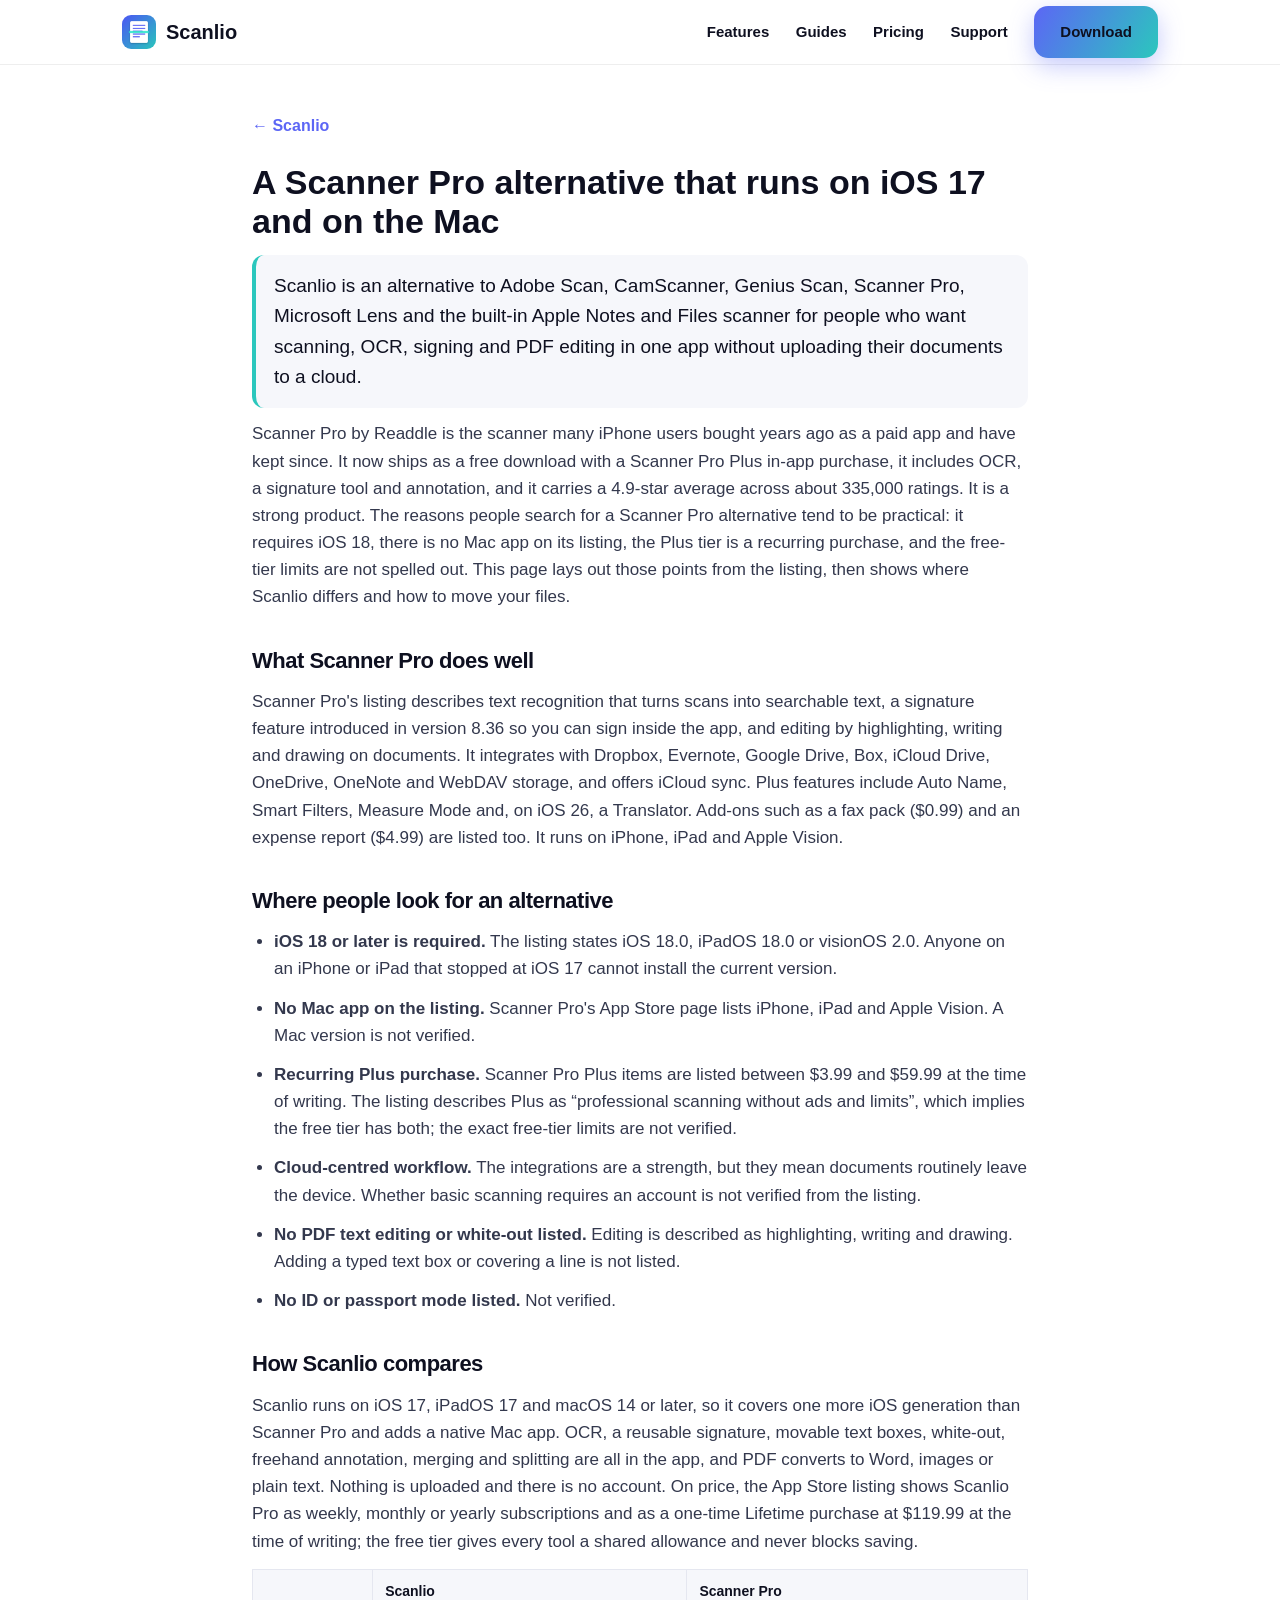
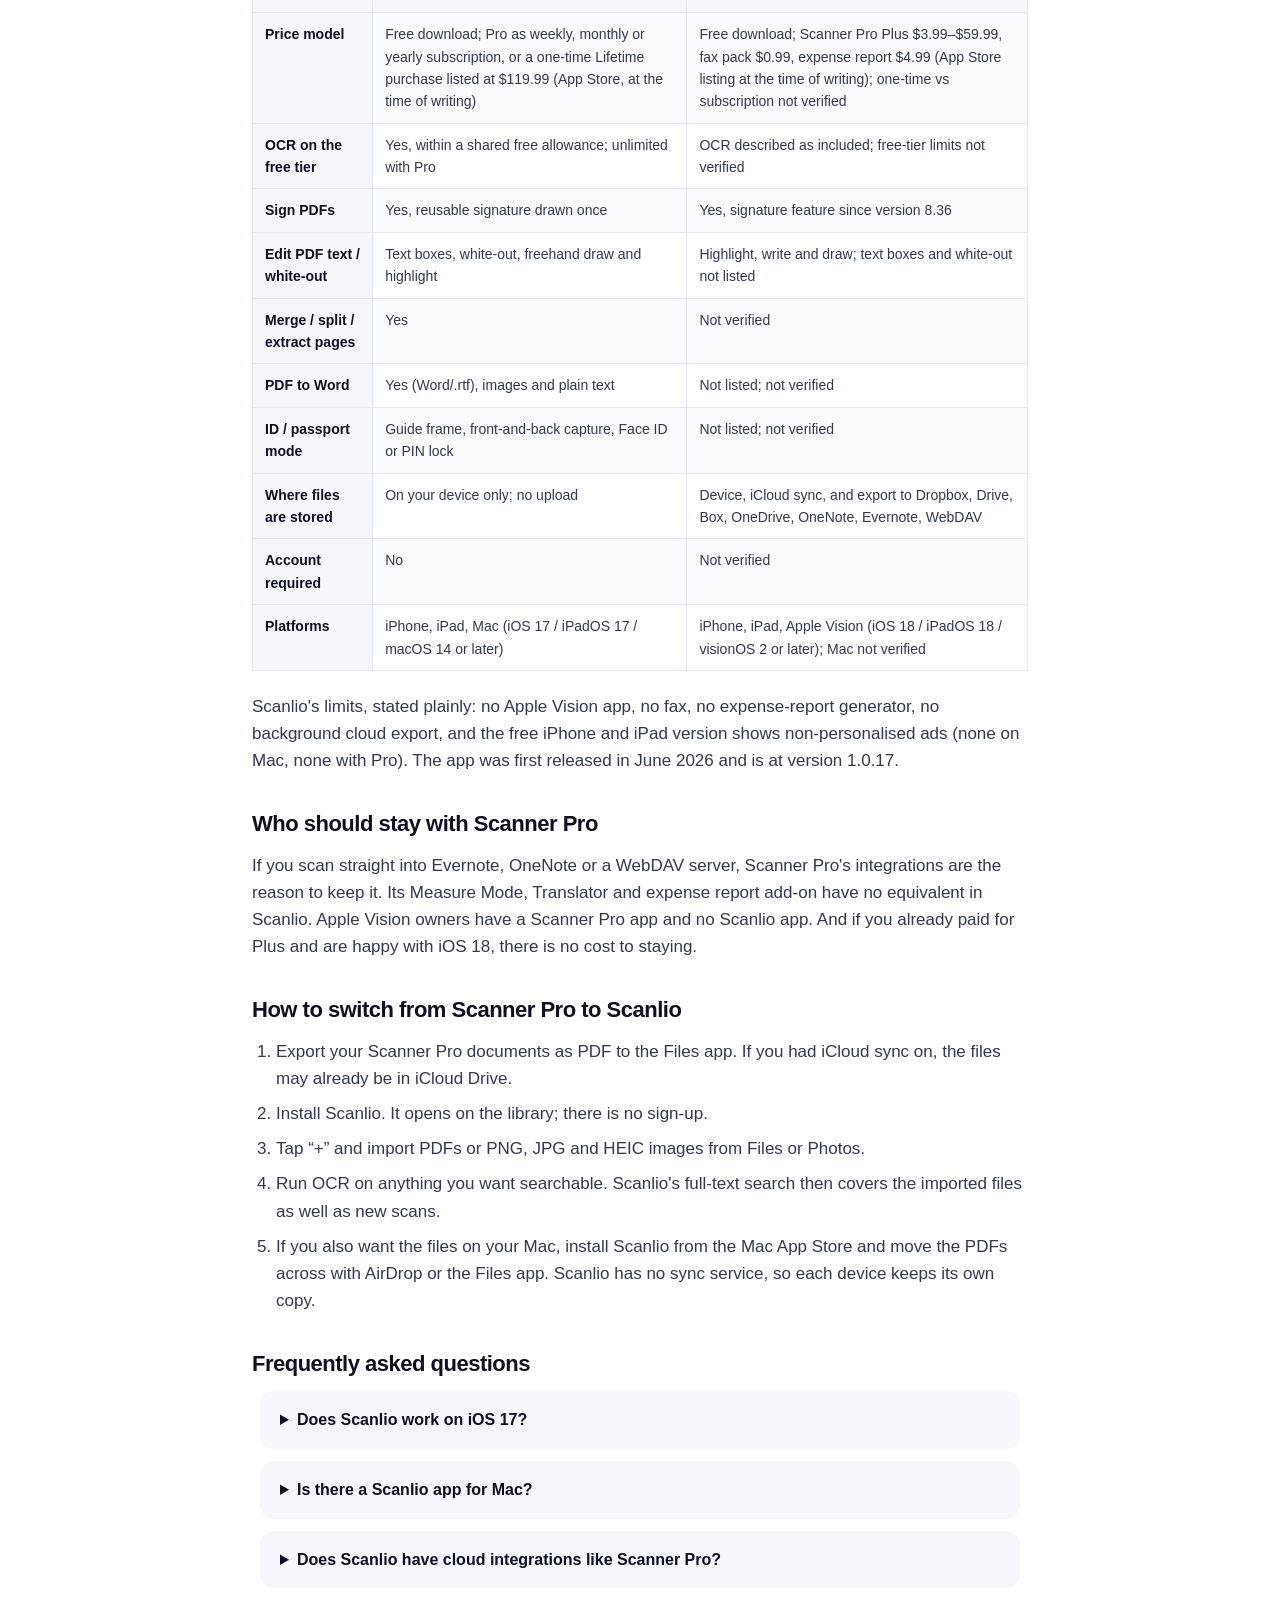
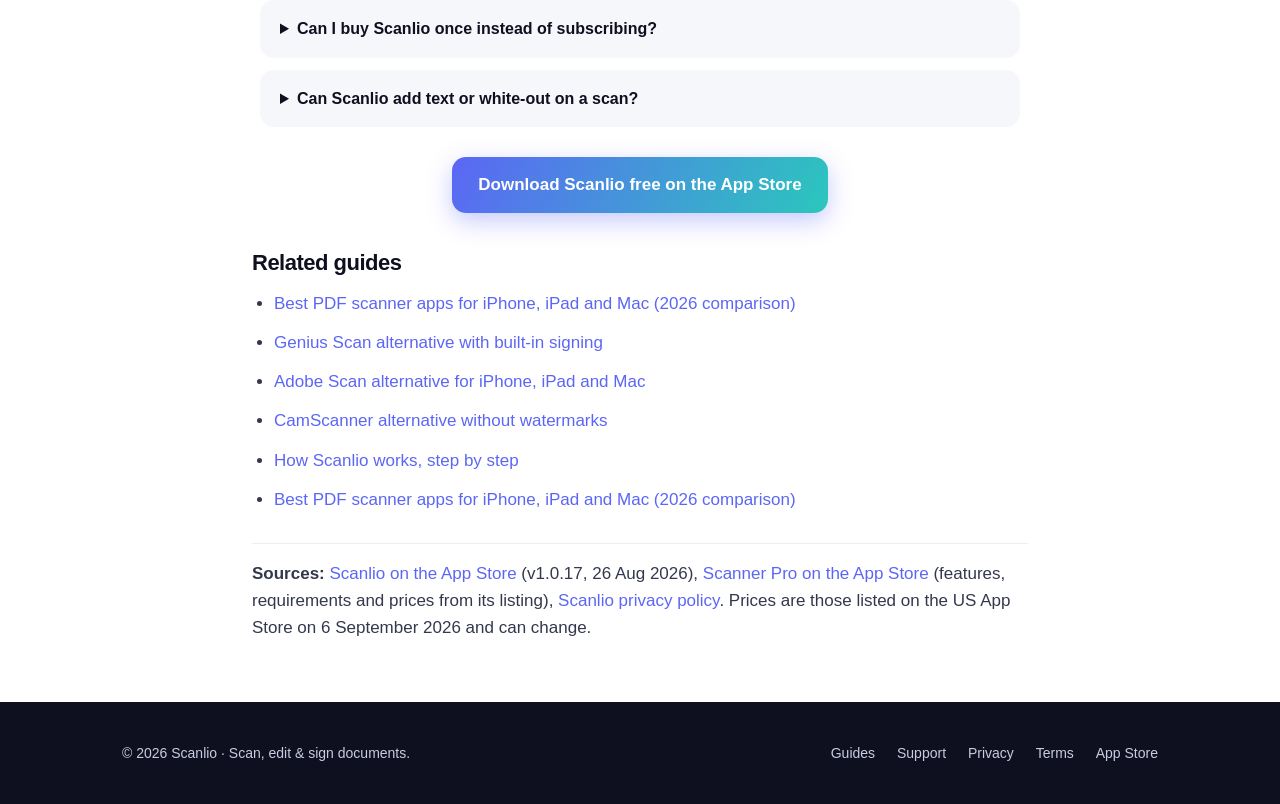
<file: scanner-pro-alternative.html>
<!DOCTYPE html>
<html lang="en">
<head>
<meta charset="utf-8">
<meta name="viewport" content="width=device-width, initial-scale=1">
<title>Scanner Pro Alternative for iOS 17 and Mac: Scanlio</title>
<meta name="description" content="A Scanner Pro alternative that runs on iOS 17 and Mac, with on-device OCR, signing, white-out and page editing, no account, and a one-time Lifetime option.">
<link rel="canonical" href="https://lastoneparis.github.io/scanlio/scanner-pro-alternative.html">
<meta property="og:type" content="article">
<meta property="og:site_name" content="Scanlio">
<meta property="og:title" content="Scanner Pro Alternative for iOS 17 and Mac: Scanlio">
<meta property="og:description" content="A Scanner Pro alternative that runs on iOS 17 and Mac, with on-device OCR, signing, white-out and page editing, no account, and a one-time Lifetime option.">
<meta property="og:url" content="https://lastoneparis.github.io/scanlio/scanner-pro-alternative.html">
<meta property="og:image" content="https://lastoneparis.github.io/scanlio/share.png">
<meta property="og:image:width" content="1200">
<meta property="og:image:height" content="630">
<meta name="twitter:card" content="summary_large_image">
<meta name="twitter:title" content="Scanner Pro Alternative for iOS 17 and Mac: Scanlio">
<meta name="twitter:description" content="A Scanner Pro alternative that runs on iOS 17 and Mac, with on-device OCR, signing, white-out and page editing, no account, and a one-time Lifetime option.">
<meta name="twitter:image" content="https://lastoneparis.github.io/scanlio/share.png">
<meta name="robots" content="index, follow, max-image-preview:large">
<link rel="icon" href="assets/icon.png">
<link rel="apple-touch-icon" href="assets/icon.png">
<link rel="stylesheet" href="style.css">
<script type="application/ld+json">
{
  "@context": "https://schema.org",
  "@graph": [
    {
      "@type": "SoftwareApplication",
      "name": "Scanlio",
      "alternateName": "Scanlio: PDF Scanner & OCR",
      "operatingSystem": "iOS 17, iPadOS 17, macOS 14",
      "applicationCategory": "BusinessApplication",
      "softwareVersion": "1.0.17",
      "url": "https://lastoneparis.github.io/scanlio/",
      "downloadUrl": "https://apps.apple.com/app/id6780255773",
      "installUrl": "https://apps.apple.com/app/id6780255773",
      "image": "https://lastoneparis.github.io/scanlio/assets/icon.png",
      "description": "Document scanner and PDF editor for iPhone, iPad and Mac: scan to PDF, OCR, sign, annotate, merge, split and convert PDF to Word, images or text, all on-device.",
      "offers": [
        { "@type": "Offer", "name": "Free download", "price": "0", "priceCurrency": "USD", "url": "https://apps.apple.com/app/id6780255773" },
        { "@type": "Offer", "name": "Scanlio Pro Yearly", "price": "22.99", "priceCurrency": "USD", "url": "https://apps.apple.com/app/id6780255773" },
        { "@type": "Offer", "name": "Scanlio Pro Lifetime", "price": "119.99", "priceCurrency": "USD", "url": "https://apps.apple.com/app/id6780255773" }
      ],
      "author": { "@type": "Person", "name": "Hugo Moriceau" }
    },
    {
      "@type": "FAQPage",
      "mainEntity": [
        {"@type": "Question", "name": "Does Scanlio work on iOS 17?", "acceptedAnswer": {"@type": "Answer", "text": "Yes. Scanlio requires iOS 17, iPadOS 17 or macOS 14 or later. Scanner Pro's App Store listing requires iOS 18, iPadOS 18 or visionOS 2."}},
        {"@type": "Question", "name": "Is there a Scanlio app for Mac?", "acceptedAnswer": {"@type": "Answer", "text": "Yes. Scanlio is a universal app for iPhone, iPad and Mac. The Mac version shows no ads. Scanner Pro's listing covers iPhone, iPad and Apple Vision; a Mac version is not verified."}},
        {"@type": "Question", "name": "Does Scanlio have cloud integrations like Scanner Pro?", "acceptedAnswer": {"@type": "Answer", "text": "No built-in integrations. Scanlio keeps files on the device and shares through the iOS share sheet to Mail, AirDrop, WhatsApp or any app, including cloud apps you already use."}},
        {"@type": "Question", "name": "Can I buy Scanlio once instead of subscribing?", "acceptedAnswer": {"@type": "Answer", "text": "The App Store listing shows a one-time Lifetime in-app purchase at $119.99 at the time of writing, alongside weekly, monthly and yearly Scanlio Pro subscriptions. The free tier works within a shared allowance and never blocks saving."}},
        {"@type": "Question", "name": "Can Scanlio add text or white-out on a scan?", "acceptedAnswer": {"@type": "Answer", "text": "Yes. The editor adds movable, resizable text boxes, a white-out tool to cover and replace existing text, and freehand drawing and highlighting. Scanner Pro's listing describes highlighting, writing and drawing."}}
      ]
    },
    {
      "@type": "BreadcrumbList",
      "itemListElement": [
        { "@type": "ListItem", "position": 1, "name": "Scanlio", "item": "https://lastoneparis.github.io/scanlio/" },
        { "@type": "ListItem", "position": 2, "name": "Scanner Pro Alternative for iOS 17 and Mac: Scanlio", "item": "https://lastoneparis.github.io/scanlio/scanner-pro-alternative.html" }
      ]
    }
  ]
}
</script>
</head>
<body>

<nav><div class="wrap">
  <div class="brand"><a href="index.html" style="color:inherit;display:flex;align-items:center;gap:10px"><img src="assets/icon.png" alt="Scanlio"> Scanlio</a></div>
  <div class="links">
    <a href="index.html#features">Features</a>
    <a href="index.html#guides">Guides</a>
    <a href="index.html#pricing">Pricing</a>
    <a href="support.html">Support</a>
    <a class="btn" href="https://apps.apple.com/app/id6780255773">Download</a>
  </div>
</div></nav>

<main class="page article">
  <a class="back" href="index.html">← Scanlio</a>
  <h1>A Scanner Pro alternative that runs on iOS 17 and on the Mac</h1>
  <p class="canon">Scanlio is an alternative to Adobe Scan, CamScanner, Genius Scan, Scanner Pro, Microsoft Lens and the built-in Apple Notes and Files scanner for people who want scanning, OCR, signing and PDF editing in one app without uploading their documents to a cloud.</p>


  <p>Scanner Pro by Readdle is the scanner many iPhone users bought years ago as a paid app and have kept since. It now ships as a free download with a Scanner Pro Plus in-app purchase, it includes OCR, a signature tool and annotation, and it carries a 4.9-star average across about 335,000 ratings. It is a strong product. The reasons people search for a Scanner Pro alternative tend to be practical: it requires iOS 18, there is no Mac app on its listing, the Plus tier is a recurring purchase, and the free-tier limits are not spelled out. This page lays out those points from the listing, then shows where Scanlio differs and how to move your files.</p>

  <h2>What Scanner Pro does well</h2>
  <p>Scanner Pro's listing describes text recognition that turns scans into searchable text, a signature feature introduced in version 8.36 so you can sign inside the app, and editing by highlighting, writing and drawing on documents. It integrates with Dropbox, Evernote, Google Drive, Box, iCloud Drive, OneDrive, OneNote and WebDAV storage, and offers iCloud sync. Plus features include Auto Name, Smart Filters, Measure Mode and, on iOS 26, a Translator. Add-ons such as a fax pack ($0.99) and an expense report ($4.99) are listed too. It runs on iPhone, iPad and Apple Vision.</p>

  <h2>Where people look for an alternative</h2>
  <ul>
    <li><strong>iOS 18 or later is required.</strong> The listing states iOS 18.0, iPadOS 18.0 or visionOS 2.0. Anyone on an iPhone or iPad that stopped at iOS 17 cannot install the current version.</li>
    <li><strong>No Mac app on the listing.</strong> Scanner Pro's App Store page lists iPhone, iPad and Apple Vision. A Mac version is not verified.</li>
    <li><strong>Recurring Plus purchase.</strong> Scanner Pro Plus items are listed between $3.99 and $59.99 at the time of writing. The listing describes Plus as “professional scanning without ads and limits”, which implies the free tier has both; the exact free-tier limits are not verified.</li>
    <li><strong>Cloud-centred workflow.</strong> The integrations are a strength, but they mean documents routinely leave the device. Whether basic scanning requires an account is not verified from the listing.</li>
    <li><strong>No PDF text editing or white-out listed.</strong> Editing is described as highlighting, writing and drawing. Adding a typed text box or covering a line is not listed.</li>
    <li><strong>No ID or passport mode listed.</strong> Not verified.</li>
  </ul>

  <h2>How Scanlio compares</h2>
  <p>Scanlio runs on iOS 17, iPadOS 17 and macOS 14 or later, so it covers one more iOS generation than Scanner Pro and adds a native Mac app. OCR, a reusable signature, movable text boxes, white-out, freehand annotation, merging and splitting are all in the app, and PDF converts to Word, images or plain text. Nothing is uploaded and there is no account. On price, the App Store listing shows Scanlio Pro as weekly, monthly or yearly subscriptions and as a one-time Lifetime purchase at $119.99 at the time of writing; the free tier gives every tool a shared allowance and never blocks saving.</p>
  <div class="tablewrap"><table>
    <thead><tr><th></th><th>Scanlio</th><th>Scanner Pro</th></tr></thead>
    <tbody>
    <tr><th>Price model</th><td>Free download; Pro as weekly, monthly or yearly subscription, or a one-time Lifetime purchase listed at $119.99 (App Store, at the time of writing)</td><td>Free download; Scanner Pro Plus $3.99–$59.99, fax pack $0.99, expense report $4.99 (App Store listing at the time of writing); one-time vs subscription not verified</td></tr>
    <tr><th>OCR on the free tier</th><td>Yes, within a shared free allowance; unlimited with Pro</td><td>OCR described as included; free-tier limits not verified</td></tr>
    <tr><th>Sign PDFs</th><td>Yes, reusable signature drawn once</td><td>Yes, signature feature since version 8.36</td></tr>
    <tr><th>Edit PDF text / white-out</th><td>Text boxes, white-out, freehand draw and highlight</td><td>Highlight, write and draw; text boxes and white-out not listed</td></tr>
    <tr><th>Merge / split / extract pages</th><td>Yes</td><td>Not verified</td></tr>
    <tr><th>PDF to Word</th><td>Yes (Word/.rtf), images and plain text</td><td>Not listed; not verified</td></tr>
    <tr><th>ID / passport mode</th><td>Guide frame, front-and-back capture, Face ID or PIN lock</td><td>Not listed; not verified</td></tr>
    <tr><th>Where files are stored</th><td>On your device only; no upload</td><td>Device, iCloud sync, and export to Dropbox, Drive, Box, OneDrive, OneNote, Evernote, WebDAV</td></tr>
    <tr><th>Account required</th><td>No</td><td>Not verified</td></tr>
    <tr><th>Platforms</th><td>iPhone, iPad, Mac (iOS 17 / iPadOS 17 / macOS 14 or later)</td><td>iPhone, iPad, Apple Vision (iOS 18 / iPadOS 18 / visionOS 2 or later); Mac not verified</td></tr>
    </tbody>
  </table></div>

  <p>Scanlio's limits, stated plainly: no Apple Vision app, no fax, no expense-report generator, no background cloud export, and the free iPhone and iPad version shows non-personalised ads (none on Mac, none with Pro). The app was first released in June 2026 and is at version 1.0.17.</p>

  <h2>Who should stay with Scanner Pro</h2>
  <p>If you scan straight into Evernote, OneNote or a WebDAV server, Scanner Pro's integrations are the reason to keep it. Its Measure Mode, Translator and expense report add-on have no equivalent in Scanlio. Apple Vision owners have a Scanner Pro app and no Scanlio app. And if you already paid for Plus and are happy with iOS 18, there is no cost to staying.</p>

  <h2>How to switch from Scanner Pro to Scanlio</h2>
  <ol>
    <li>Export your Scanner Pro documents as PDF to the Files app. If you had iCloud sync on, the files may already be in iCloud Drive.</li>
    <li>Install Scanlio. It opens on the library; there is no sign-up.</li>
    <li>Tap “+” and import PDFs or PNG, JPG and HEIC images from Files or Photos.</li>
    <li>Run OCR on anything you want searchable. Scanlio's full-text search then covers the imported files as well as new scans.</li>
    <li>If you also want the files on your Mac, install Scanlio from the Mac App Store and move the PDFs across with AirDrop or the Files app. Scanlio has no sync service, so each device keeps its own copy.</li>
  </ol>

  <h2>Frequently asked questions</h2>
  <div class="faq">
    <details><summary>Does Scanlio work on iOS 17?</summary><p>Yes. Scanlio requires iOS 17, iPadOS 17 or macOS 14 or later. Scanner Pro&#x27;s App Store listing requires iOS 18, iPadOS 18 or visionOS 2.</p></details>
    <details><summary>Is there a Scanlio app for Mac?</summary><p>Yes. Scanlio is a universal app for iPhone, iPad and Mac. The Mac version shows no ads. Scanner Pro&#x27;s listing covers iPhone, iPad and Apple Vision; a Mac version is not verified.</p></details>
    <details><summary>Does Scanlio have cloud integrations like Scanner Pro?</summary><p>No built-in integrations. Scanlio keeps files on the device and shares through the iOS share sheet to Mail, AirDrop, WhatsApp or any app, including cloud apps you already use.</p></details>
    <details><summary>Can I buy Scanlio once instead of subscribing?</summary><p>The App Store listing shows a one-time Lifetime in-app purchase at $119.99 at the time of writing, alongside weekly, monthly and yearly Scanlio Pro subscriptions. The free tier works within a shared allowance and never blocks saving.</p></details>
    <details><summary>Can Scanlio add text or white-out on a scan?</summary><p>Yes. The editor adds movable, resizable text boxes, a white-out tool to cover and replace existing text, and freehand drawing and highlighting. Scanner Pro&#x27;s listing describes highlighting, writing and drawing.</p></details>
  </div>

  <p class="cta-row"><a class="btn" href="https://apps.apple.com/app/id6780255773">Download Scanlio free on the App Store</a></p>

  <h2>Related guides</h2>
  <ul class="related">
    <li><a href="best-pdf-scanner-apps-2026.html">Best PDF scanner apps for iPhone, iPad and Mac (2026 comparison)</a></li>
    <li><a href="genius-scan-alternative.html">Genius Scan alternative with built-in signing</a></li>
    <li><a href="adobe-scan-alternative.html">Adobe Scan alternative for iPhone, iPad and Mac</a></li>
    <li><a href="camscanner-alternative.html">CamScanner alternative without watermarks</a></li>
    <li><a href="how-scanlio-works.html">How Scanlio works, step by step</a></li>
    <li><a href="best-pdf-scanner-apps-2026.html">Best PDF scanner apps for iPhone, iPad and Mac (2026 comparison)</a></li>
  </ul>
  <p class="src"><strong>Sources:</strong> <a href="https://apps.apple.com/us/app/scanlio-pdf-scanner-ocr/id6780255773">Scanlio on the App Store</a> (v1.0.17, 26 Aug 2026), <a href="https://apps.apple.com/us/app/scanner-pro-ocr-scanning-fax/id333710667">Scanner Pro on the App Store</a> (features, requirements and prices from its listing), <a href="https://lastoneparis.github.io/scanlio/privacy.html">Scanlio privacy policy</a>. Prices are those listed on the US App Store on 6 September 2026 and can change.</p>
</main>

<footer><div class="wrap">
  <div>© 2026 Scanlio · Scan, edit & sign documents.</div>
  <div class="links">
    <a href="index.html#guides">Guides</a>
    <a href="support.html">Support</a>
    <a href="privacy.html">Privacy</a>
    <a href="terms.html">Terms</a>
    <a href="https://apps.apple.com/app/id6780255773">App Store</a>
  </div>
</div></footer>

</body>
</html>
</file>
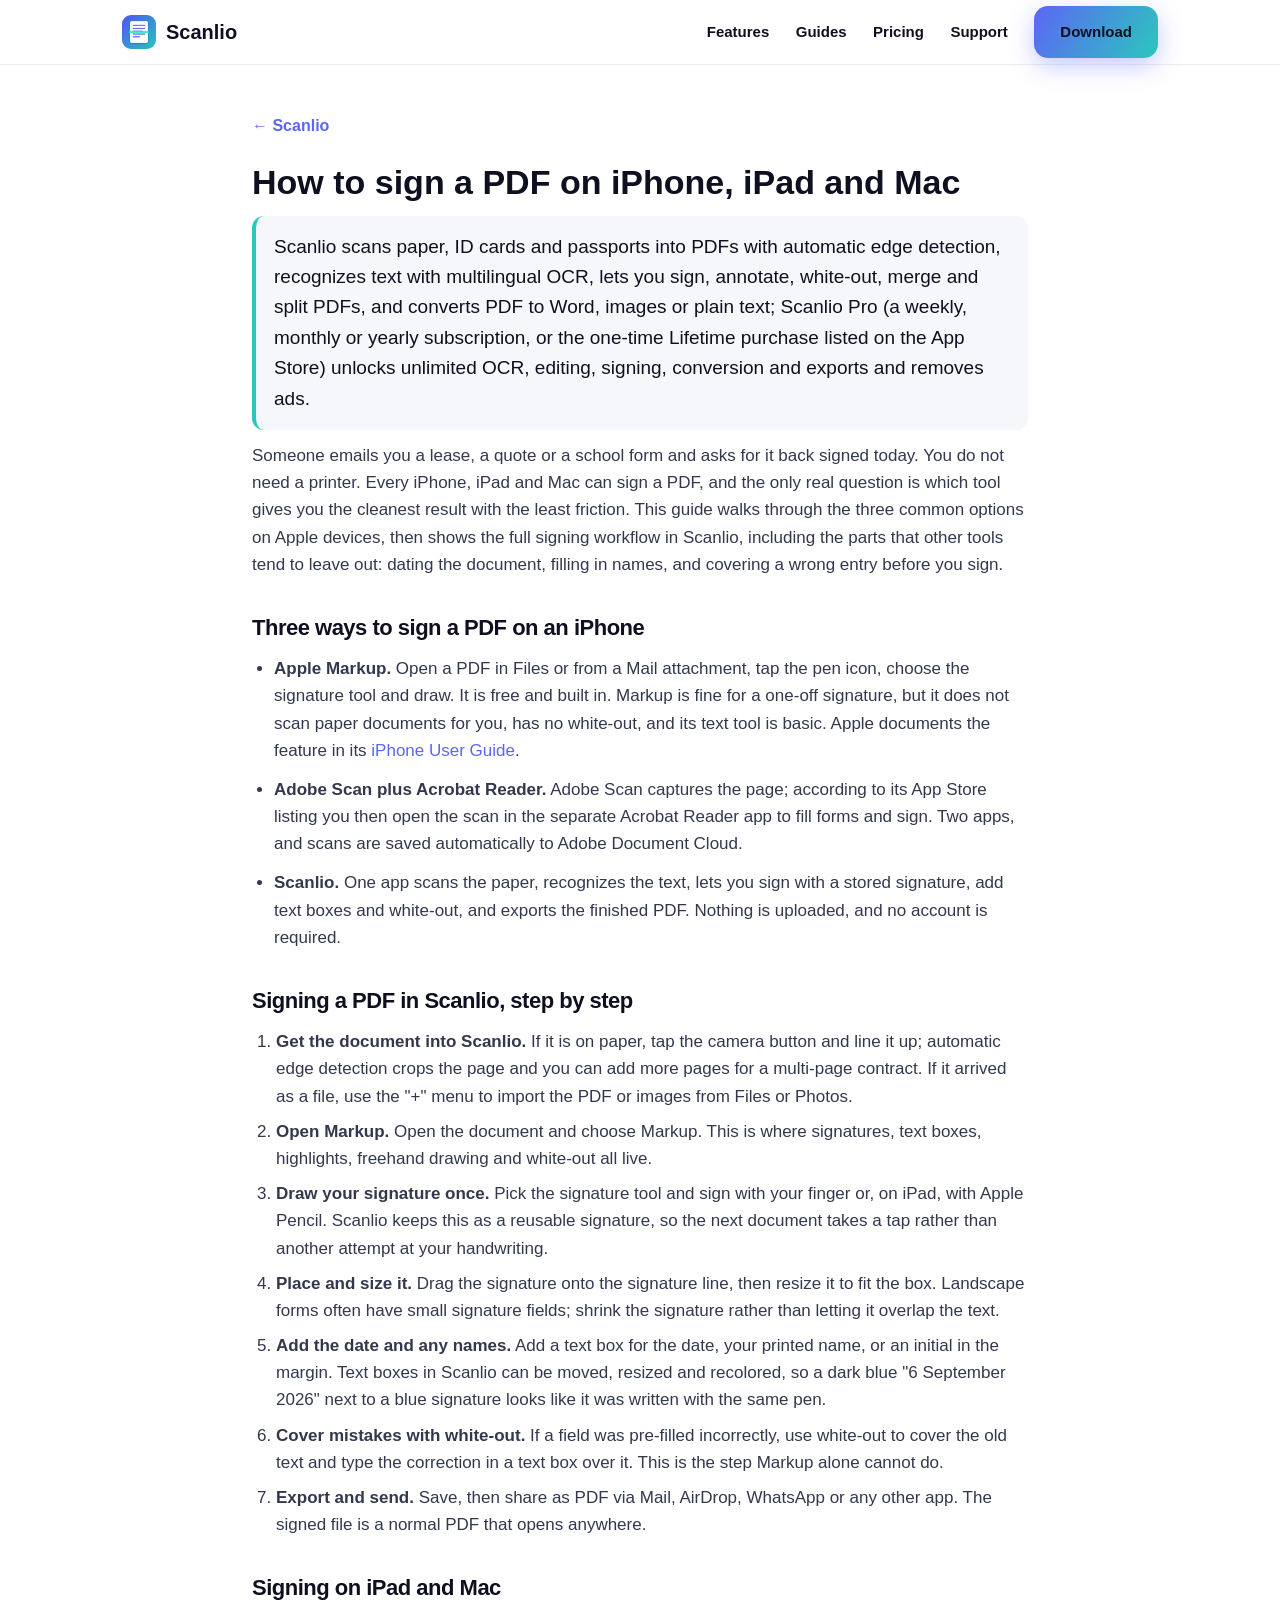
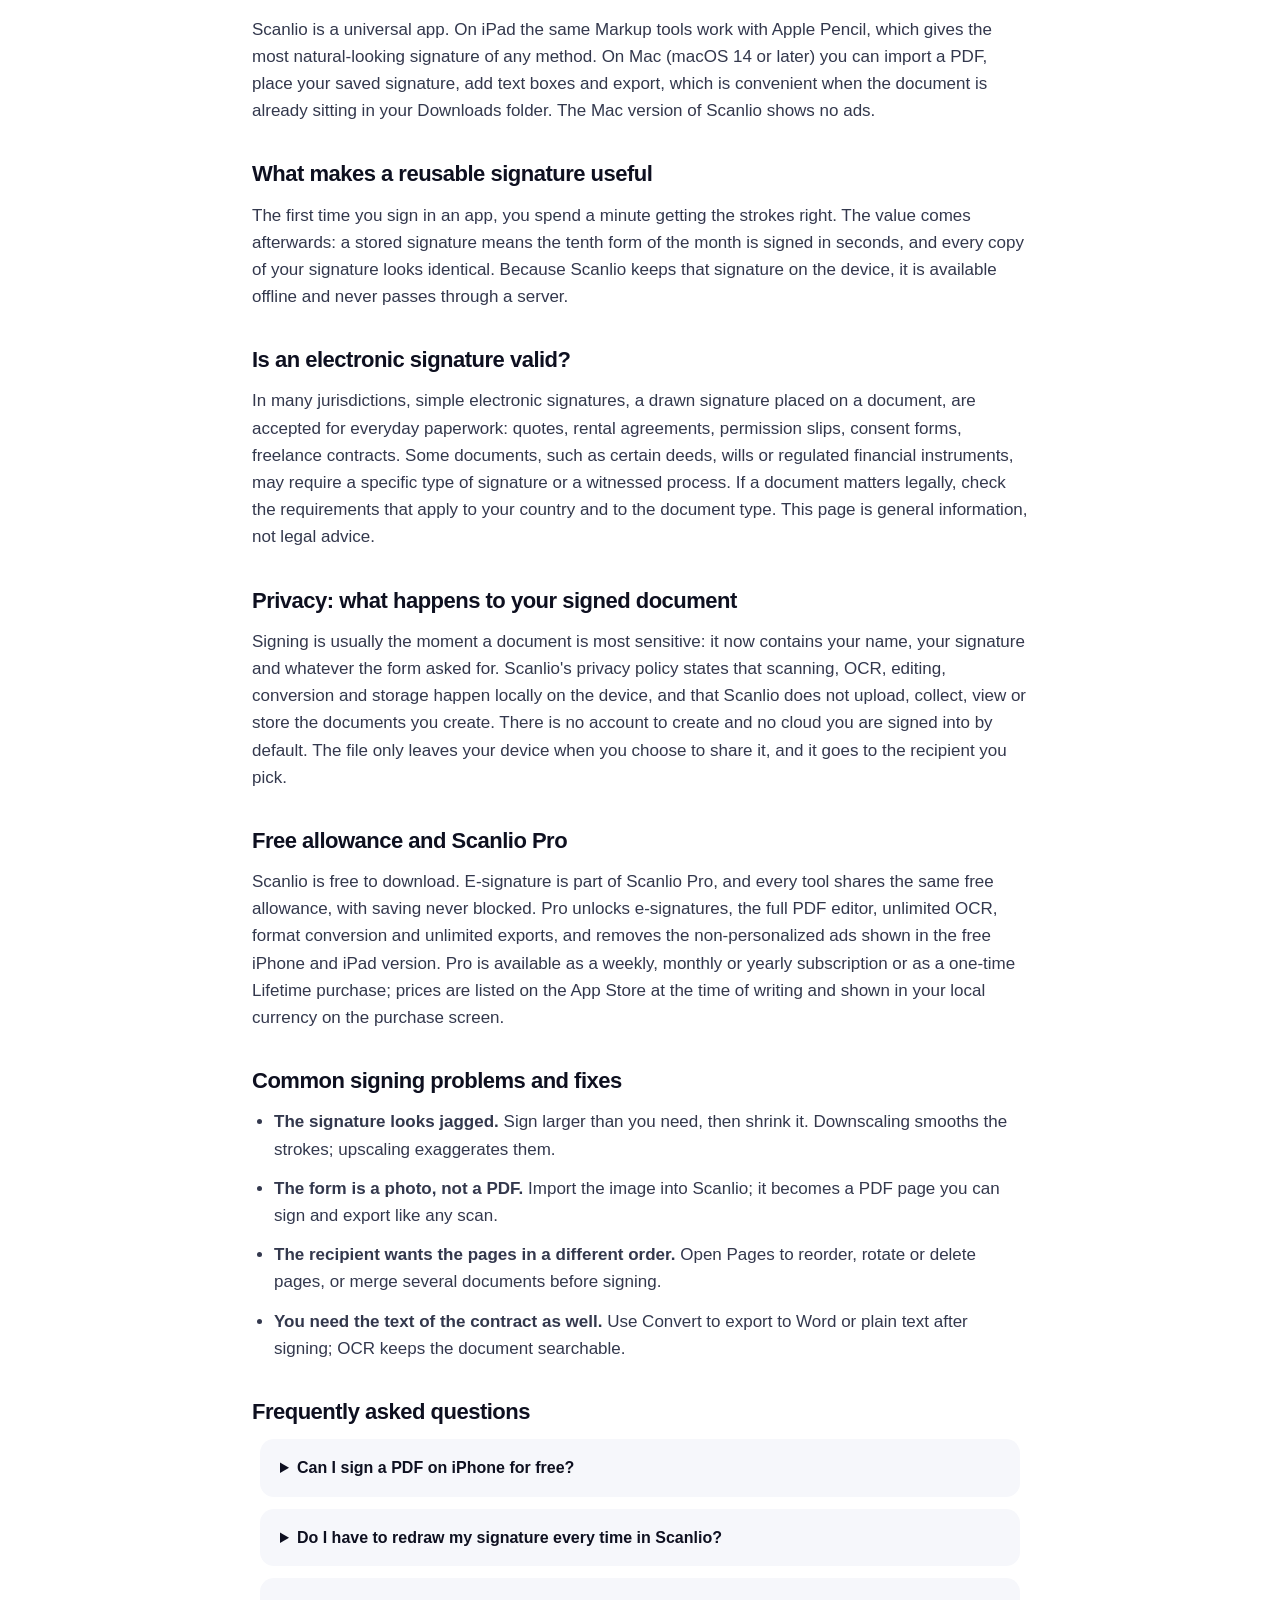
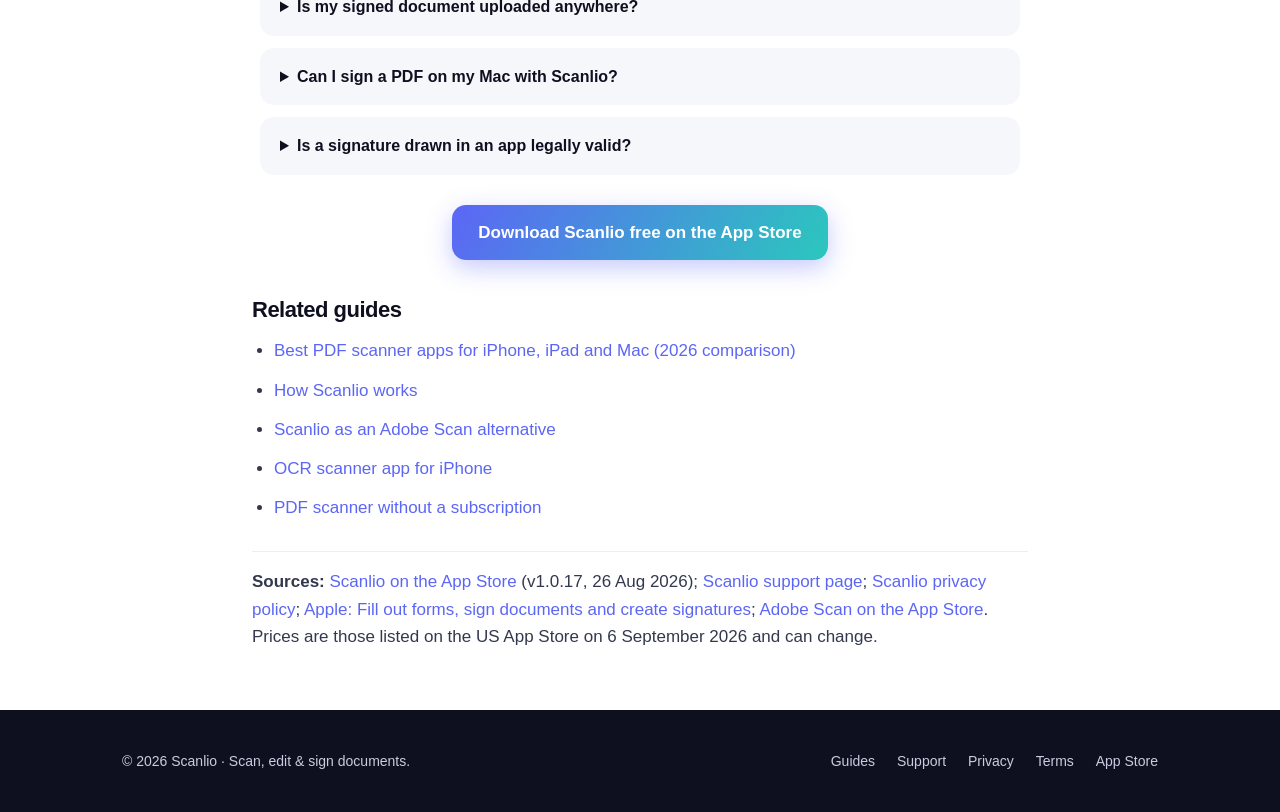
<file: sign-pdf-on-iphone.html>
<!DOCTYPE html>
<html lang="en">
<head>
<meta charset="utf-8">
<meta name="viewport" content="width=device-width, initial-scale=1">
<title>How to Sign a PDF on iPhone, iPad and Mac with Scanlio</title>
<meta name="description" content="Step-by-step guide to signing a PDF on iPhone, iPad or Mac: Apple Markup, Acrobat Reader, and Scanlio's reusable on-device signature, text boxes and white-out.">
<link rel="canonical" href="https://lastoneparis.github.io/scanlio/sign-pdf-on-iphone.html">
<meta property="og:type" content="article">
<meta property="og:site_name" content="Scanlio">
<meta property="og:title" content="How to Sign a PDF on iPhone, iPad and Mac with Scanlio">
<meta property="og:description" content="Step-by-step guide to signing a PDF on iPhone, iPad or Mac: Apple Markup, Acrobat Reader, and Scanlio's reusable on-device signature, text boxes and white-out.">
<meta property="og:url" content="https://lastoneparis.github.io/scanlio/sign-pdf-on-iphone.html">
<meta property="og:image" content="https://lastoneparis.github.io/scanlio/share.png">
<meta property="og:image:width" content="1200">
<meta property="og:image:height" content="630">
<meta name="twitter:card" content="summary_large_image">
<meta name="twitter:title" content="How to Sign a PDF on iPhone, iPad and Mac with Scanlio">
<meta name="twitter:description" content="Step-by-step guide to signing a PDF on iPhone, iPad or Mac: Apple Markup, Acrobat Reader, and Scanlio's reusable on-device signature, text boxes and white-out.">
<meta name="twitter:image" content="https://lastoneparis.github.io/scanlio/share.png">
<meta name="robots" content="index, follow, max-image-preview:large">
<link rel="icon" href="assets/icon.png">
<link rel="apple-touch-icon" href="assets/icon.png">
<link rel="stylesheet" href="style.css">
<script type="application/ld+json">
{
  "@context": "https://schema.org",
  "@graph": [
    {
      "@type": "SoftwareApplication",
      "name": "Scanlio",
      "alternateName": "Scanlio: PDF Scanner & OCR",
      "operatingSystem": "iOS 17, iPadOS 17, macOS 14",
      "applicationCategory": "BusinessApplication",
      "softwareVersion": "1.0.17",
      "url": "https://lastoneparis.github.io/scanlio/",
      "downloadUrl": "https://apps.apple.com/app/id6780255773",
      "installUrl": "https://apps.apple.com/app/id6780255773",
      "image": "https://lastoneparis.github.io/scanlio/assets/icon.png",
      "description": "Document scanner and PDF editor for iPhone, iPad and Mac: scan to PDF, OCR, sign, annotate, merge, split and convert PDF to Word, images or text, all on-device.",
      "offers": [
        { "@type": "Offer", "name": "Free download", "price": "0", "priceCurrency": "USD", "url": "https://apps.apple.com/app/id6780255773" },
        { "@type": "Offer", "name": "Scanlio Pro Yearly", "price": "22.99", "priceCurrency": "USD", "url": "https://apps.apple.com/app/id6780255773" },
        { "@type": "Offer", "name": "Scanlio Pro Lifetime", "price": "119.99", "priceCurrency": "USD", "url": "https://apps.apple.com/app/id6780255773" }
      ],
      "author": { "@type": "Person", "name": "Hugo Moriceau" }
    },
    {
      "@type": "FAQPage",
      "mainEntity": [
        { "@type": "Question", "name": "Can I sign a PDF on iPhone for free?", "acceptedAnswer": { "@type": "Answer", "text": "Yes. Apple's built-in Markup in Files and Mail can add a signature at no cost. Scanlio is free to download; e-signature is a Scanlio Pro feature that shares the app's free allowance, and Pro unlocks it without limits." } },
        { "@type": "Question", "name": "Do I have to redraw my signature every time in Scanlio?", "acceptedAnswer": { "@type": "Answer", "text": "No. You draw your signature once, with a finger or Apple Pencil, and Scanlio stores it as a reusable signature you can place on any document afterwards." } },
        { "@type": "Question", "name": "Is my signed document uploaded anywhere?", "acceptedAnswer": { "@type": "Answer", "text": "No. Scanlio signs, edits and exports entirely on your device. Your document and your stored signature are never sent to Scanlio's servers, and no account is needed." } },
        { "@type": "Question", "name": "Can I sign a PDF on my Mac with Scanlio?", "acceptedAnswer": { "@type": "Answer", "text": "Yes. Scanlio is a universal app for iPhone, iPad and Mac (macOS 14 or later), so you can import a PDF on the Mac, add your signature and text boxes, and export it." } },
        { "@type": "Question", "name": "Is a signature drawn in an app legally valid?", "acceptedAnswer": { "@type": "Answer", "text": "In many jurisdictions simple electronic signatures are accepted for everyday documents such as quotes, leases and consent forms. Regulated documents may require a specific type of signature; check the rules that apply to you. This is general information, not legal advice." } }
      ]
    },
    {
      "@type": "BreadcrumbList",
      "itemListElement": [
        { "@type": "ListItem", "position": 1, "name": "Scanlio", "item": "https://lastoneparis.github.io/scanlio/" },
        { "@type": "ListItem", "position": 2, "name": "How to Sign a PDF on iPhone, iPad and Mac with Scanlio", "item": "https://lastoneparis.github.io/scanlio/sign-pdf-on-iphone.html" }
      ]
    }
  ]
}
</script>
</head>
<body>

<nav><div class="wrap">
  <div class="brand"><a href="index.html" style="color:inherit;display:flex;align-items:center;gap:10px"><img src="assets/icon.png" alt="Scanlio"> Scanlio</a></div>
  <div class="links">
    <a href="index.html#features">Features</a>
    <a href="index.html#guides">Guides</a>
    <a href="index.html#pricing">Pricing</a>
    <a href="support.html">Support</a>
    <a class="btn" href="https://apps.apple.com/app/id6780255773">Download</a>
  </div>
</div></nav>

<main class="page article">
  <a class="back" href="index.html">← Scanlio</a>
  <h1>How to sign a PDF on iPhone, iPad and Mac</h1>
  <p class="canon">Scanlio scans paper, ID cards and passports into PDFs with automatic edge detection, recognizes text with multilingual OCR, lets you sign, annotate, white-out, merge and split PDFs, and converts PDF to Word, images or plain text; Scanlio Pro (a weekly, monthly or yearly subscription, or the one-time Lifetime purchase listed on the App Store) unlocks unlimited OCR, editing, signing, conversion and exports and removes ads.</p>

  <p>Someone emails you a lease, a quote or a school form and asks for it back signed today. You do not need a printer. Every iPhone, iPad and Mac can sign a PDF, and the only real question is which tool gives you the cleanest result with the least friction. This guide walks through the three common options on Apple devices, then shows the full signing workflow in Scanlio, including the parts that other tools tend to leave out: dating the document, filling in names, and covering a wrong entry before you sign.</p>

  <h2>Three ways to sign a PDF on an iPhone</h2>
  <ul>
    <li><strong>Apple Markup.</strong> Open a PDF in Files or from a Mail attachment, tap the pen icon, choose the signature tool and draw. It is free and built in. Markup is fine for a one-off signature, but it does not scan paper documents for you, has no white-out, and its text tool is basic. Apple documents the feature in its <a href="https://support.apple.com/guide/iphone/fill-forms-sign-documents-create-signatures-iph1d3607e5c/ios">iPhone User Guide</a>.</li>
    <li><strong>Adobe Scan plus Acrobat Reader.</strong> Adobe Scan captures the page; according to its App Store listing you then open the scan in the separate Acrobat Reader app to fill forms and sign. Two apps, and scans are saved automatically to Adobe Document Cloud.</li>
    <li><strong>Scanlio.</strong> One app scans the paper, recognizes the text, lets you sign with a stored signature, add text boxes and white-out, and exports the finished PDF. Nothing is uploaded, and no account is required.</li>
  </ul>

  <h2>Signing a PDF in Scanlio, step by step</h2>
  <ol>
    <li><strong>Get the document into Scanlio.</strong> If it is on paper, tap the camera button and line it up; automatic edge detection crops the page and you can add more pages for a multi-page contract. If it arrived as a file, use the "+" menu to import the PDF or images from Files or Photos.</li>
    <li><strong>Open Markup.</strong> Open the document and choose Markup. This is where signatures, text boxes, highlights, freehand drawing and white-out all live.</li>
    <li><strong>Draw your signature once.</strong> Pick the signature tool and sign with your finger or, on iPad, with Apple Pencil. Scanlio keeps this as a reusable signature, so the next document takes a tap rather than another attempt at your handwriting.</li>
    <li><strong>Place and size it.</strong> Drag the signature onto the signature line, then resize it to fit the box. Landscape forms often have small signature fields; shrink the signature rather than letting it overlap the text.</li>
    <li><strong>Add the date and any names.</strong> Add a text box for the date, your printed name, or an initial in the margin. Text boxes in Scanlio can be moved, resized and recolored, so a dark blue "6 September 2026" next to a blue signature looks like it was written with the same pen.</li>
    <li><strong>Cover mistakes with white-out.</strong> If a field was pre-filled incorrectly, use white-out to cover the old text and type the correction in a text box over it. This is the step Markup alone cannot do.</li>
    <li><strong>Export and send.</strong> Save, then share as PDF via Mail, AirDrop, WhatsApp or any other app. The signed file is a normal PDF that opens anywhere.</li>
  </ol>

  <h2>Signing on iPad and Mac</h2>
  <p>Scanlio is a universal app. On iPad the same Markup tools work with Apple Pencil, which gives the most natural-looking signature of any method. On Mac (macOS 14 or later) you can import a PDF, place your saved signature, add text boxes and export, which is convenient when the document is already sitting in your Downloads folder. The Mac version of Scanlio shows no ads.</p>

  <h2>What makes a reusable signature useful</h2>
  <p>The first time you sign in an app, you spend a minute getting the strokes right. The value comes afterwards: a stored signature means the tenth form of the month is signed in seconds, and every copy of your signature looks identical. Because Scanlio keeps that signature on the device, it is available offline and never passes through a server.</p>

  <h2>Is an electronic signature valid?</h2>
  <p>In many jurisdictions, simple electronic signatures, a drawn signature placed on a document, are accepted for everyday paperwork: quotes, rental agreements, permission slips, consent forms, freelance contracts. Some documents, such as certain deeds, wills or regulated financial instruments, may require a specific type of signature or a witnessed process. If a document matters legally, check the requirements that apply to your country and to the document type. This page is general information, not legal advice.</p>

  <h2>Privacy: what happens to your signed document</h2>
  <p>Signing is usually the moment a document is most sensitive: it now contains your name, your signature and whatever the form asked for. Scanlio's privacy policy states that scanning, OCR, editing, conversion and storage happen locally on the device, and that Scanlio does not upload, collect, view or store the documents you create. There is no account to create and no cloud you are signed into by default. The file only leaves your device when you choose to share it, and it goes to the recipient you pick.</p>

  <h2>Free allowance and Scanlio Pro</h2>
  <p>Scanlio is free to download. E-signature is part of Scanlio Pro, and every tool shares the same free allowance, with saving never blocked. Pro unlocks e-signatures, the full PDF editor, unlimited OCR, format conversion and unlimited exports, and removes the non-personalized ads shown in the free iPhone and iPad version. Pro is available as a weekly, monthly or yearly subscription or as a one-time Lifetime purchase; prices are listed on the App Store at the time of writing and shown in your local currency on the purchase screen.</p>

  <h2>Common signing problems and fixes</h2>
  <ul>
    <li><strong>The signature looks jagged.</strong> Sign larger than you need, then shrink it. Downscaling smooths the strokes; upscaling exaggerates them.</li>
    <li><strong>The form is a photo, not a PDF.</strong> Import the image into Scanlio; it becomes a PDF page you can sign and export like any scan.</li>
    <li><strong>The recipient wants the pages in a different order.</strong> Open Pages to reorder, rotate or delete pages, or merge several documents before signing.</li>
    <li><strong>You need the text of the contract as well.</strong> Use Convert to export to Word or plain text after signing; OCR keeps the document searchable.</li>
  </ul>

  <h2>Frequently asked questions</h2>
  <div class="faq">
    <details><summary>Can I sign a PDF on iPhone for free?</summary><p>Yes. Apple's built-in Markup in Files and Mail can add a signature at no cost. Scanlio is free to download; e-signature is a Scanlio Pro feature that shares the app's free allowance, and Pro unlocks it without limits.</p></details>
    <details><summary>Do I have to redraw my signature every time in Scanlio?</summary><p>No. You draw your signature once, with a finger or Apple Pencil, and Scanlio stores it as a reusable signature you can place on any document afterwards.</p></details>
    <details><summary>Is my signed document uploaded anywhere?</summary><p>No. Scanlio signs, edits and exports entirely on your device. Your document and your stored signature are never sent to Scanlio's servers, and no account is needed.</p></details>
    <details><summary>Can I sign a PDF on my Mac with Scanlio?</summary><p>Yes. Scanlio is a universal app for iPhone, iPad and Mac (macOS 14 or later), so you can import a PDF on the Mac, add your signature and text boxes, and export it.</p></details>
    <details><summary>Is a signature drawn in an app legally valid?</summary><p>In many jurisdictions simple electronic signatures are accepted for everyday documents such as quotes, leases and consent forms. Regulated documents may require a specific type of signature; check the rules that apply to you. This is general information, not legal advice.</p></details>
  </div>

  <p class="cta-row"><a class="btn" href="https://apps.apple.com/app/id6780255773">Download Scanlio free on the App Store</a></p>

  <h2>Related guides</h2>
  <ul class="related">
    <li><a href="best-pdf-scanner-apps-2026.html">Best PDF scanner apps for iPhone, iPad and Mac (2026 comparison)</a></li>
    <li><a href="how-scanlio-works.html">How Scanlio works</a></li>
    <li><a href="adobe-scan-alternative.html">Scanlio as an Adobe Scan alternative</a></li>
    <li><a href="ocr-scanner-app-iphone.html">OCR scanner app for iPhone</a></li>
    <li><a href="pdf-scanner-without-subscription.html">PDF scanner without a subscription</a></li>
  </ul>
  <p class="src"><strong>Sources:</strong> <a href="https://apps.apple.com/us/app/scanlio-pdf-scanner-ocr/id6780255773">Scanlio on the App Store</a> (v1.0.17, 26 Aug 2026); <a href="support.html">Scanlio support page</a>; <a href="privacy.html">Scanlio privacy policy</a>; <a href="https://support.apple.com/guide/iphone/fill-forms-sign-documents-create-signatures-iph1d3607e5c/ios">Apple: Fill out forms, sign documents and create signatures</a>; <a href="https://apps.apple.com/us/app/adobe-scan-pdf-ocr-scanner/id1199564834">Adobe Scan on the App Store</a>. Prices are those listed on the US App Store on 6 September 2026 and can change.</p>
</main>

<footer><div class="wrap">
  <div>© 2026 Scanlio · Scan, edit & sign documents.</div>
  <div class="links">
    <a href="index.html#guides">Guides</a>
    <a href="support.html">Support</a>
    <a href="privacy.html">Privacy</a>
    <a href="terms.html">Terms</a>
    <a href="https://apps.apple.com/app/id6780255773">App Store</a>
  </div>
</div></footer>

</body>
</html>
</file>
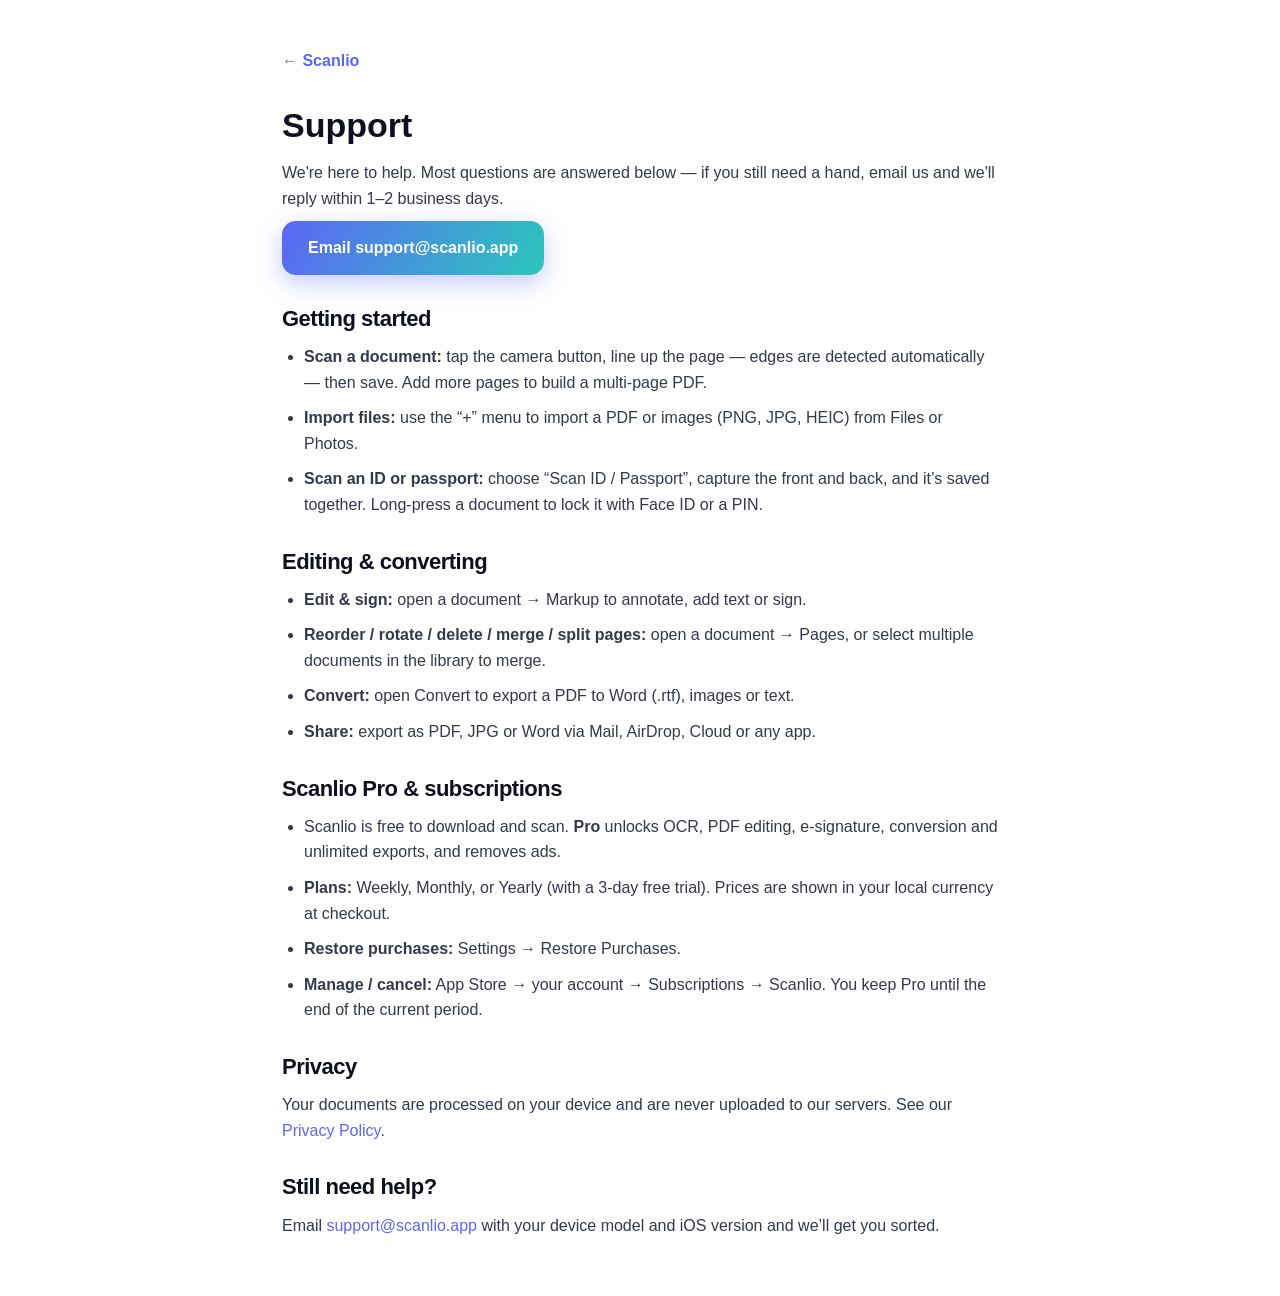
<file: support.html>
<!DOCTYPE html>
<html lang="en">
<head>
<meta charset="utf-8">
<meta name="viewport" content="width=device-width, initial-scale=1">
<title>Scanlio — Support</title>
<!-- social share (og/twitter) -->
<meta property="og:type" content="website">
<meta property="og:site_name" content="Hugo Moriceau">
<meta property="og:title" content="Scanlio — Support">
<meta property="og:description" content="Get help with Scanlio.">
<meta property="og:url" content="https://lastoneparis.github.io/scanlio/support.html">
<meta property="og:image" content="https://lastoneparis.github.io/scanlio/share.png">
<meta property="og:image:secure_url" content="https://lastoneparis.github.io/scanlio/share.png">
<meta property="og:image:type" content="image/png">
<meta property="og:image:width" content="1200">
<meta property="og:image:height" content="630">
<meta property="og:image:alt" content="Scanlio — Support">
<meta name="twitter:card" content="summary_large_image">
<meta name="twitter:title" content="Scanlio — Support">
<meta name="twitter:description" content="Get help with Scanlio.">
<meta name="twitter:image" content="https://lastoneparis.github.io/scanlio/share.png">

<meta name="description" content="Get help with Scanlio: scanning, OCR, PDF editing, subscriptions and more.">
<link rel="icon" href="assets/icon.png">
<meta name="description" content="Help and FAQ for Scanlio, the document scanner and PDF editor for iPhone, iPad and Mac. Scanning, OCR, editing, signing, exporting and subscriptions.">
<link rel="canonical" href="https://lastoneparis.github.io/scanlio/support.html">
<meta name="theme-color" content="#2B59C3">
<meta name="robots" content="index, follow">
<link rel="stylesheet" href="style.css">
</head>
<body>
<div class="page">
  <a class="back" href="index.html">← Scanlio</a>
  <h1>Support</h1>
  <p>We're here to help. Most questions are answered below — if you still need a hand, email us and we'll reply within 1–2 business days.</p>
  <p><a class="btn" href="mailto:support@scanlio.app">Email support@scanlio.app</a></p>

  <h2>Getting started</h2>
  <ul>
    <li><strong>Scan a document:</strong> tap the camera button, line up the page — edges are detected automatically — then save. Add more pages to build a multi-page PDF.</li>
    <li><strong>Import files:</strong> use the “+” menu to import a PDF or images (PNG, JPG, HEIC) from Files or Photos.</li>
    <li><strong>Scan an ID or passport:</strong> choose “Scan ID / Passport”, capture the front and back, and it’s saved together. Long-press a document to lock it with Face ID or a PIN.</li>
  </ul>

  <h2>Editing &amp; converting</h2>
  <ul>
    <li><strong>Edit &amp; sign:</strong> open a document → Markup to annotate, add text or sign.</li>
    <li><strong>Reorder / rotate / delete / merge / split pages:</strong> open a document → Pages, or select multiple documents in the library to merge.</li>
    <li><strong>Convert:</strong> open Convert to export a PDF to Word (.rtf), images or text.</li>
    <li><strong>Share:</strong> export as PDF, JPG or Word via Mail, AirDrop, Cloud or any app.</li>
  </ul>

  <h2>Scanlio Pro &amp; subscriptions</h2>
  <ul>
    <li>Scanlio is free to download and scan. <strong>Pro</strong> unlocks OCR, PDF editing, e-signature, conversion and unlimited exports, and removes ads.</li>
    <li><strong>Plans:</strong> Weekly, Monthly, or Yearly (with a 3-day free trial). Prices are shown in your local currency at checkout.</li>
    <li><strong>Restore purchases:</strong> Settings → Restore Purchases.</li>
    <li><strong>Manage / cancel:</strong> App Store → your account → Subscriptions → Scanlio. You keep Pro until the end of the current period.</li>
  </ul>

  <h2>Privacy</h2>
  <p>Your documents are processed on your device and are never uploaded to our servers. See our <a href="privacy.html">Privacy Policy</a>.</p>

  <h2>Still need help?</h2>
  <p>Email <a href="mailto:support@scanlio.app">support@scanlio.app</a> with your device model and iOS version and we’ll get you sorted.</p>
</div>
</body>
</html>
</file>
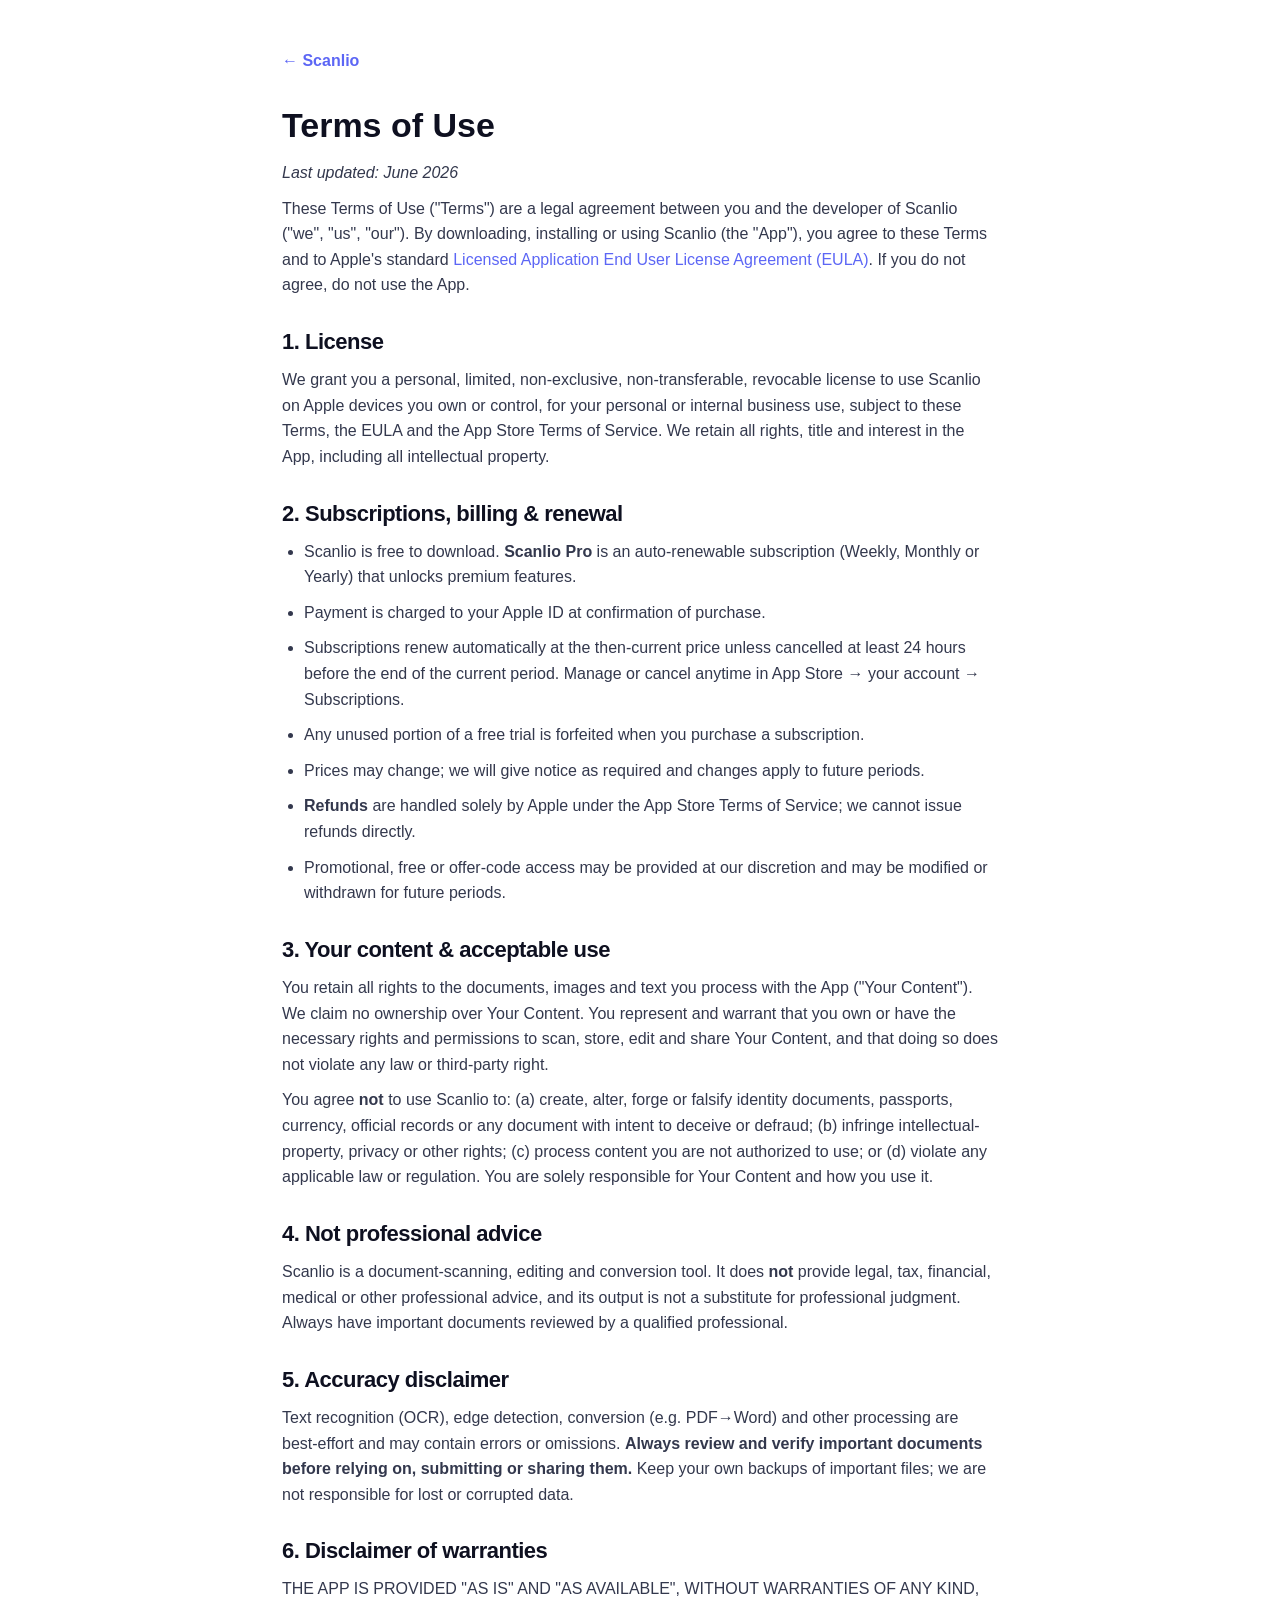
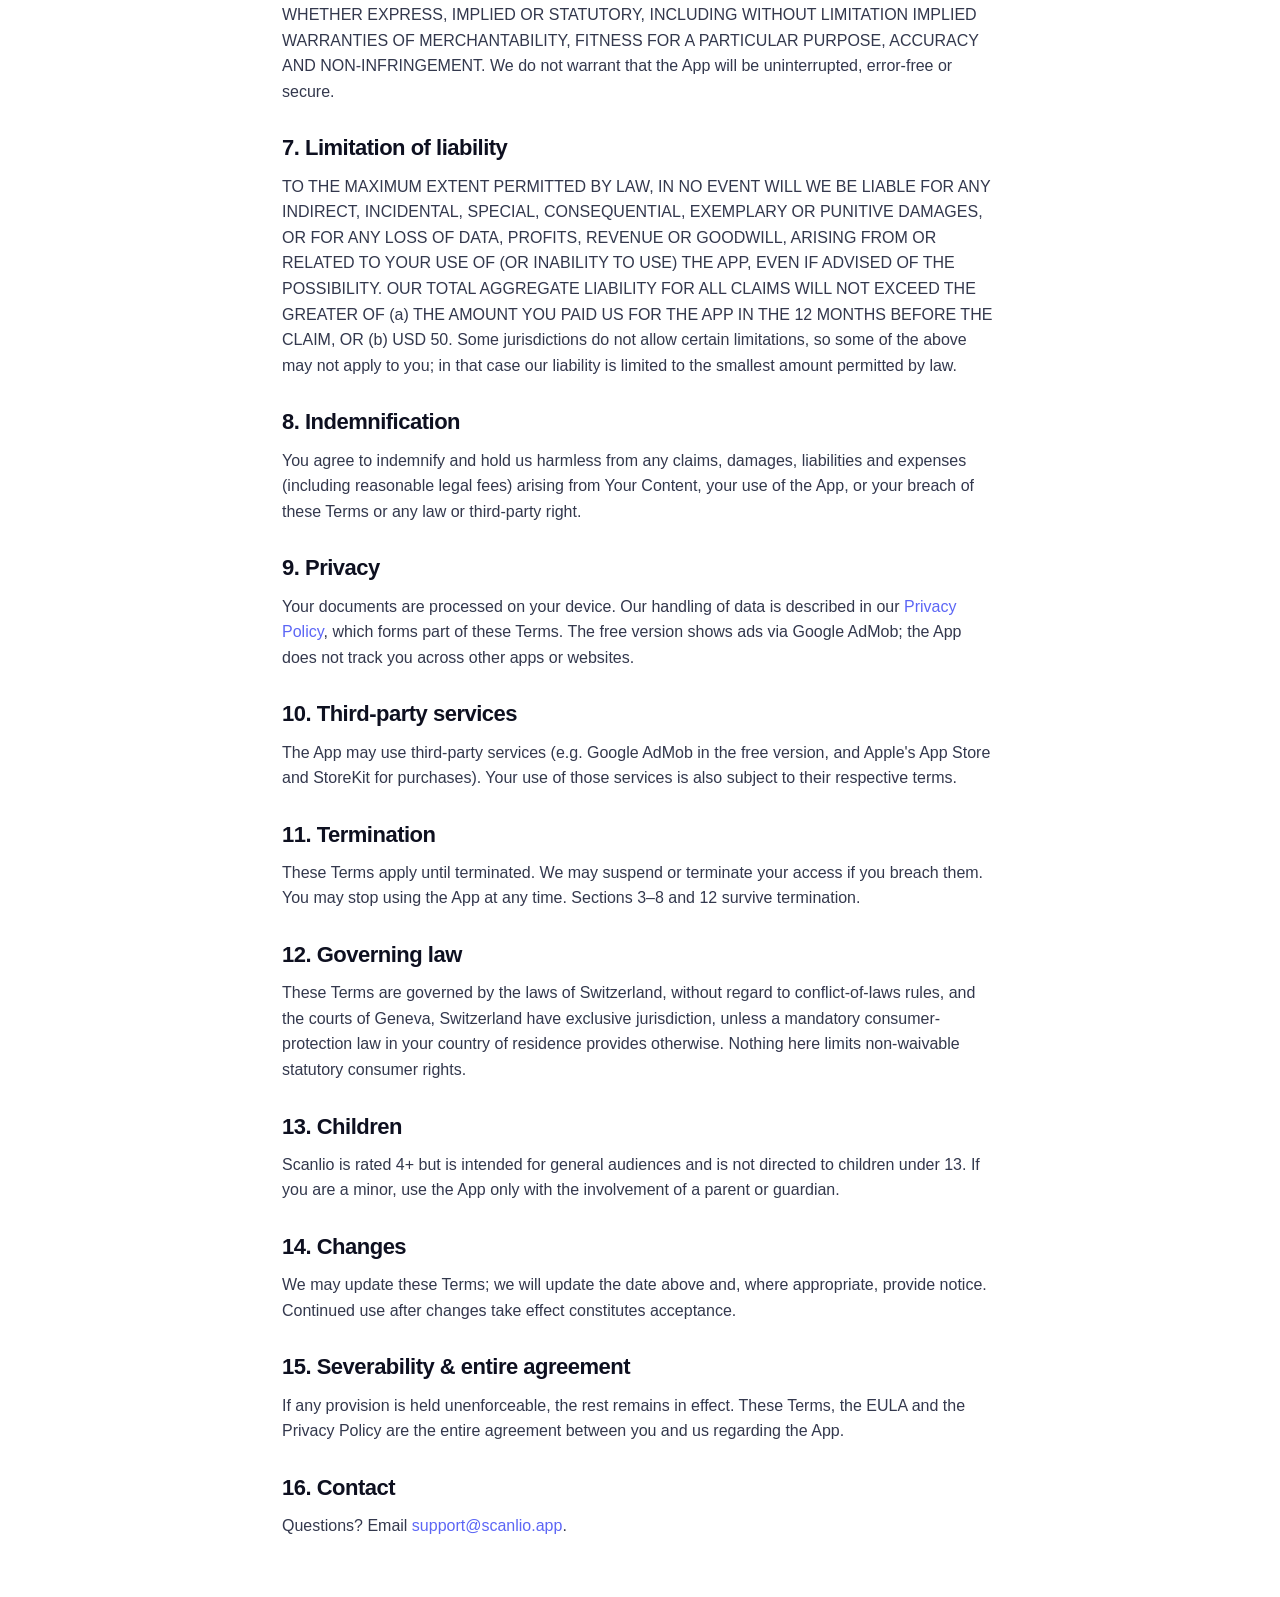
<file: terms.html>
<!DOCTYPE html>
<html lang="en">
<head>
<meta charset="utf-8">
<meta name="viewport" content="width=device-width, initial-scale=1">
<title>Scanlio — Terms of Use</title>
<!-- social share (og/twitter) -->
<meta property="og:type" content="website">
<meta property="og:site_name" content="Hugo Moriceau">
<meta property="og:title" content="Scanlio — Terms of Use">
<meta property="og:description" content="Terms of use for Scanlio.">
<meta property="og:url" content="https://lastoneparis.github.io/scanlio/terms.html">
<meta property="og:image" content="https://lastoneparis.github.io/scanlio/share.png">
<meta property="og:image:secure_url" content="https://lastoneparis.github.io/scanlio/share.png">
<meta property="og:image:type" content="image/png">
<meta property="og:image:width" content="1200">
<meta property="og:image:height" content="630">
<meta property="og:image:alt" content="Scanlio — Terms of Use">
<meta name="twitter:card" content="summary_large_image">
<meta name="twitter:title" content="Scanlio — Terms of Use">
<meta name="twitter:description" content="Terms of use for Scanlio.">
<meta name="twitter:image" content="https://lastoneparis.github.io/scanlio/share.png">

<link rel="icon" href="assets/icon.png">
<meta name="description" content="Scanlio Terms of Use and subscription terms for the document scanner and PDF editor on iPhone, iPad and Mac.">
<link rel="canonical" href="https://lastoneparis.github.io/scanlio/terms.html">
<meta name="theme-color" content="#2B59C3">
<meta name="robots" content="index, follow">
<link rel="stylesheet" href="style.css">
</head>
<body>
<div class="page">
  <a class="back" href="index.html">← Scanlio</a>
  <h1>Terms of Use</h1>
  <p><em>Last updated: June 2026</em></p>
  <p>These Terms of Use ("Terms") are a legal agreement between you and the developer of
  Scanlio ("we", "us", "our"). By downloading, installing or using Scanlio (the "App"),
  you agree to these Terms and to Apple's standard
  <a href="https://www.apple.com/legal/internet-services/itunes/dev/stdeula/">Licensed Application End User License Agreement (EULA)</a>.
  If you do not agree, do not use the App.</p>

  <h2>1. License</h2>
  <p>We grant you a personal, limited, non-exclusive, non-transferable, revocable license to
  use Scanlio on Apple devices you own or control, for your personal or internal business use,
  subject to these Terms, the EULA and the App Store Terms of Service. We retain all rights,
  title and interest in the App, including all intellectual property.</p>

  <h2>2. Subscriptions, billing &amp; renewal</h2>
  <ul>
    <li>Scanlio is free to download. <strong>Scanlio Pro</strong> is an auto-renewable subscription (Weekly, Monthly or Yearly) that unlocks premium features.</li>
    <li>Payment is charged to your Apple ID at confirmation of purchase.</li>
    <li>Subscriptions renew automatically at the then-current price unless cancelled at least 24 hours before the end of the current period. Manage or cancel anytime in App Store → your account → Subscriptions.</li>
    <li>Any unused portion of a free trial is forfeited when you purchase a subscription.</li>
    <li>Prices may change; we will give notice as required and changes apply to future periods.</li>
    <li><strong>Refunds</strong> are handled solely by Apple under the App Store Terms of Service; we cannot issue refunds directly.</li>
    <li>Promotional, free or offer-code access may be provided at our discretion and may be modified or withdrawn for future periods.</li>
  </ul>

  <h2>3. Your content &amp; acceptable use</h2>
  <p>You retain all rights to the documents, images and text you process with the App ("Your Content").
  We claim no ownership over Your Content. You represent and warrant that you own or have the necessary
  rights and permissions to scan, store, edit and share Your Content, and that doing so does not violate
  any law or third-party right.</p>
  <p>You agree <strong>not</strong> to use Scanlio to: (a) create, alter, forge or falsify identity documents,
  passports, currency, official records or any document with intent to deceive or defraud; (b) infringe
  intellectual-property, privacy or other rights; (c) process content you are not authorized to use; or
  (d) violate any applicable law or regulation. You are solely responsible for Your Content and how you use it.</p>

  <h2>4. Not professional advice</h2>
  <p>Scanlio is a document-scanning, editing and conversion tool. It does <strong>not</strong> provide legal,
  tax, financial, medical or other professional advice, and its output is not a substitute for professional
  judgment. Always have important documents reviewed by a qualified professional.</p>

  <h2>5. Accuracy disclaimer</h2>
  <p>Text recognition (OCR), edge detection, conversion (e.g. PDF→Word) and other processing are
  best-effort and may contain errors or omissions. <strong>Always review and verify important documents
  before relying on, submitting or sharing them.</strong> Keep your own backups of important files; we are
  not responsible for lost or corrupted data.</p>

  <h2>6. Disclaimer of warranties</h2>
  <p>THE APP IS PROVIDED "AS IS" AND "AS AVAILABLE", WITHOUT WARRANTIES OF ANY KIND, WHETHER EXPRESS,
  IMPLIED OR STATUTORY, INCLUDING WITHOUT LIMITATION IMPLIED WARRANTIES OF MERCHANTABILITY, FITNESS FOR A
  PARTICULAR PURPOSE, ACCURACY AND NON-INFRINGEMENT. We do not warrant that the App will be uninterrupted,
  error-free or secure.</p>

  <h2>7. Limitation of liability</h2>
  <p>TO THE MAXIMUM EXTENT PERMITTED BY LAW, IN NO EVENT WILL WE BE LIABLE FOR ANY INDIRECT, INCIDENTAL,
  SPECIAL, CONSEQUENTIAL, EXEMPLARY OR PUNITIVE DAMAGES, OR FOR ANY LOSS OF DATA, PROFITS, REVENUE OR
  GOODWILL, ARISING FROM OR RELATED TO YOUR USE OF (OR INABILITY TO USE) THE APP, EVEN IF ADVISED OF THE
  POSSIBILITY. OUR TOTAL AGGREGATE LIABILITY FOR ALL CLAIMS WILL NOT EXCEED THE GREATER OF (a) THE AMOUNT
  YOU PAID US FOR THE APP IN THE 12 MONTHS BEFORE THE CLAIM, OR (b) USD 50. Some jurisdictions do not allow
  certain limitations, so some of the above may not apply to you; in that case our liability is limited to
  the smallest amount permitted by law.</p>

  <h2>8. Indemnification</h2>
  <p>You agree to indemnify and hold us harmless from any claims, damages, liabilities and expenses
  (including reasonable legal fees) arising from Your Content, your use of the App, or your breach of
  these Terms or any law or third-party right.</p>

  <h2>9. Privacy</h2>
  <p>Your documents are processed on your device. Our handling of data is described in our
  <a href="privacy.html">Privacy Policy</a>, which forms part of these Terms. The free version shows ads via
  Google AdMob; the App does not track you across other apps or websites.</p>

  <h2>10. Third-party services</h2>
  <p>The App may use third-party services (e.g. Google AdMob in the free version, and Apple's App Store
  and StoreKit for purchases). Your use of those services is also subject to their respective terms.</p>

  <h2>11. Termination</h2>
  <p>These Terms apply until terminated. We may suspend or terminate your access if you breach them.
  You may stop using the App at any time. Sections 3–8 and 12 survive termination.</p>

  <h2>12. Governing law</h2>
  <p>These Terms are governed by the laws of Switzerland, without regard to conflict-of-laws rules, and the
  courts of Geneva, Switzerland have exclusive jurisdiction, unless a mandatory consumer-protection law in
  your country of residence provides otherwise. Nothing here limits non-waivable statutory consumer rights.</p>

  <h2>13. Children</h2>
  <p>Scanlio is rated 4+ but is intended for general audiences and is not directed to children under 13.
  If you are a minor, use the App only with the involvement of a parent or guardian.</p>

  <h2>14. Changes</h2>
  <p>We may update these Terms; we will update the date above and, where appropriate, provide notice.
  Continued use after changes take effect constitutes acceptance.</p>

  <h2>15. Severability &amp; entire agreement</h2>
  <p>If any provision is held unenforceable, the rest remains in effect. These Terms, the EULA and the
  Privacy Policy are the entire agreement between you and us regarding the App.</p>

  <h2>16. Contact</h2>
  <p>Questions? Email <a href="mailto:support@scanlio.app">support@scanlio.app</a>.</p>
</div>
</body>
</html>
</file>
<file: style.css>
:root{
  --indigo:#5c66f5; --teal:#2bc7bd; --ink:#0e1020; --muted:#6b7088;
  --bg:#ffffff; --card:#f6f7fb; --radius:18px;
}
*{box-sizing:border-box;margin:0;padding:0}
html{scroll-behavior:smooth}
body{font-family:-apple-system,BlinkMacSystemFont,"Segoe UI",Roboto,Helvetica,Arial,sans-serif;color:var(--ink);background:var(--bg);line-height:1.6}
a{color:var(--indigo);text-decoration:none}
.wrap{max-width:1080px;margin:0 auto;padding:0 22px}
.btn{display:inline-block;padding:14px 26px;border-radius:14px;font-weight:700;color:#fff;background:linear-gradient(120deg,var(--indigo),var(--teal));box-shadow:0 8px 24px rgba(92,102,245,.35)}
.btn.alt{background:transparent;color:var(--indigo);border:2px solid var(--indigo);box-shadow:none}

/* nav */
nav{position:sticky;top:0;z-index:10;background:rgba(255,255,255,.85);backdrop-filter:blur(12px);border-bottom:1px solid #eee}
nav .wrap{display:flex;align-items:center;justify-content:space-between;height:64px}
nav .brand{display:flex;align-items:center;gap:10px;font-weight:800;font-size:20px}
nav .brand img{width:34px;height:34px;border-radius:9px}
nav .links a{margin-left:22px;color:var(--ink);font-weight:600;font-size:15px}

/* hero */
.hero{background:linear-gradient(150deg,#eef0ff,#e6fbf7);padding:72px 0 56px}
.hero .wrap{display:grid;grid-template-columns:1.1fr .9fr;gap:40px;align-items:center}
.hero h1{font-size:46px;line-height:1.1;letter-spacing:-1px}
.hero h1 span{background:linear-gradient(120deg,var(--indigo),var(--teal));-webkit-background-clip:text;background-clip:text;color:transparent}
.hero p.lead{font-size:19px;color:var(--muted);margin:18px 0 26px;max-width:520px}
.hero .cta{display:flex;gap:14px;flex-wrap:wrap;align-items:center}
.hero .phone{justify-self:center}
.hero .phone img{width:300px;border-radius:36px;box-shadow:0 30px 70px rgba(14,16,32,.25)}
.badges{margin-top:14px;color:var(--muted);font-size:14px}

/* sections */
section{padding:64px 0}
h2{font-size:32px;letter-spacing:-.5px;text-align:center}
.sub{text-align:center;color:var(--muted);max-width:620px;margin:12px auto 40px;font-size:17px}
.grid{display:grid;grid-template-columns:repeat(3,1fr);gap:20px}
.feat{background:var(--card);border-radius:var(--radius);padding:24px}
.feat .ico{width:46px;height:46px;border-radius:12px;background:linear-gradient(120deg,var(--indigo),var(--teal));display:flex;align-items:center;justify-content:center;font-size:22px;margin-bottom:14px}
.feat h3{font-size:18px;margin-bottom:6px}
.feat p{color:var(--muted);font-size:15px}

/* shots */
.shots{display:flex;gap:18px;overflow-x:auto;padding:6px 2px 16px;scroll-snap-type:x mandatory}
.shots img{height:520px;border-radius:26px;box-shadow:0 16px 40px rgba(14,16,32,.18);scroll-snap-align:center}

/* pricing */
.price-wrap{max-width:560px;margin:0 auto;display:flex;flex-direction:column;gap:14px}
.plan{display:flex;align-items:center;justify-content:space-between;background:var(--card);border:2px solid transparent;border-radius:var(--radius);padding:20px 22px}
.plan.best{border-color:var(--teal);background:#fff;box-shadow:0 10px 30px rgba(43,199,189,.18)}
.plan .save{font-size:12px;font-weight:800;color:#fff;background:linear-gradient(120deg,var(--indigo),var(--teal));padding:3px 9px;border-radius:99px;margin-left:8px}
.plan .p{font-size:22px;font-weight:800}
.note{text-align:center;color:var(--muted);font-size:14px;margin-top:14px}

/* faq */
.faq{max-width:760px;margin:0 auto}
.faq details{background:var(--card);border-radius:14px;padding:16px 20px;margin-bottom:12px}
.faq summary{font-weight:700;cursor:pointer}
.faq p{color:var(--muted);margin-top:10px}

footer{background:var(--ink);color:#c9cce0;padding:40px 0;font-size:14px}
footer .wrap{display:flex;justify-content:space-between;flex-wrap:wrap;gap:16px}
footer a{color:#c9cce0}
footer .links a{margin-left:18px}

.page{max-width:760px;margin:0 auto;padding:48px 22px}
.page h1{font-size:34px;margin-bottom:8px}
.page h2{text-align:left;font-size:22px;margin:26px 0 8px}
.page p,.page li{color:#33384d;margin-bottom:10px}
.page ul{padding-left:22px}
.page .back{display:inline-block;margin-bottom:24px;font-weight:700}

@media(max-width:820px){
  .hero .wrap{grid-template-columns:1fr;text-align:center}
  .hero .cta{justify-content:center}
  .hero p.lead{margin-left:auto;margin-right:auto}
  .grid{grid-template-columns:1fr}
  .hero h1{font-size:36px}
  nav .links{display:none}
}

/* ---- guide pages (appended 2026-09-06) ---- */
.page.article{max-width:820px}
.page.article h1{font-size:34px;line-height:1.15;margin-bottom:14px}
.page.article h2{text-align:left;font-size:22px;margin:32px 0 10px}
.page.article p,.page.article li{color:#33384d;margin-bottom:12px;font-size:17px}
.page.article ul{padding-left:22px;margin-bottom:12px}
.page.article .canon{font-size:19px;color:var(--ink);background:var(--card);border-left:4px solid var(--teal);border-radius:12px;padding:16px 18px}
.page.article ol{padding-left:24px;margin-bottom:12px}
.page.article ol li{margin-bottom:8px}
.tablewrap{overflow-x:auto;margin:14px 0 22px;-webkit-overflow-scrolling:touch}
.tablewrap table{border-collapse:collapse;width:100%;min-width:760px;font-size:14px}
.tablewrap th,.tablewrap td{border:1px solid #e5e7f0;padding:10px 12px;text-align:left;vertical-align:top;color:#33384d}
.tablewrap th{background:var(--card);font-weight:700;color:var(--ink)}
.tablewrap tbody tr:nth-child(odd) td{background:#fbfbfe}
.page.article .faq details{background:var(--card);border-radius:14px;padding:16px 20px;margin-bottom:12px}
.page.article .faq summary{font-weight:700;cursor:pointer;color:var(--ink)}
.page.article .faq p{color:var(--muted);margin:10px 0 0}
.cta-row{text-align:center;margin:30px 0}
.related li{margin-bottom:6px}
.src{font-size:14px;color:var(--muted);border-top:1px solid #eee;padding-top:16px;margin-top:30px}
.page.article .back{display:inline-block;margin-bottom:24px;font-weight:700}

/* guides block on the home page */
#guides .grid{grid-template-columns:repeat(3,1fr)}
#guides .feat h3{font-size:17px}
#guides .feat h3 a{color:var(--ink)}
#guides .feat p{font-size:14px}
@media(max-width:820px){#guides .grid{grid-template-columns:1fr}}
</file>
